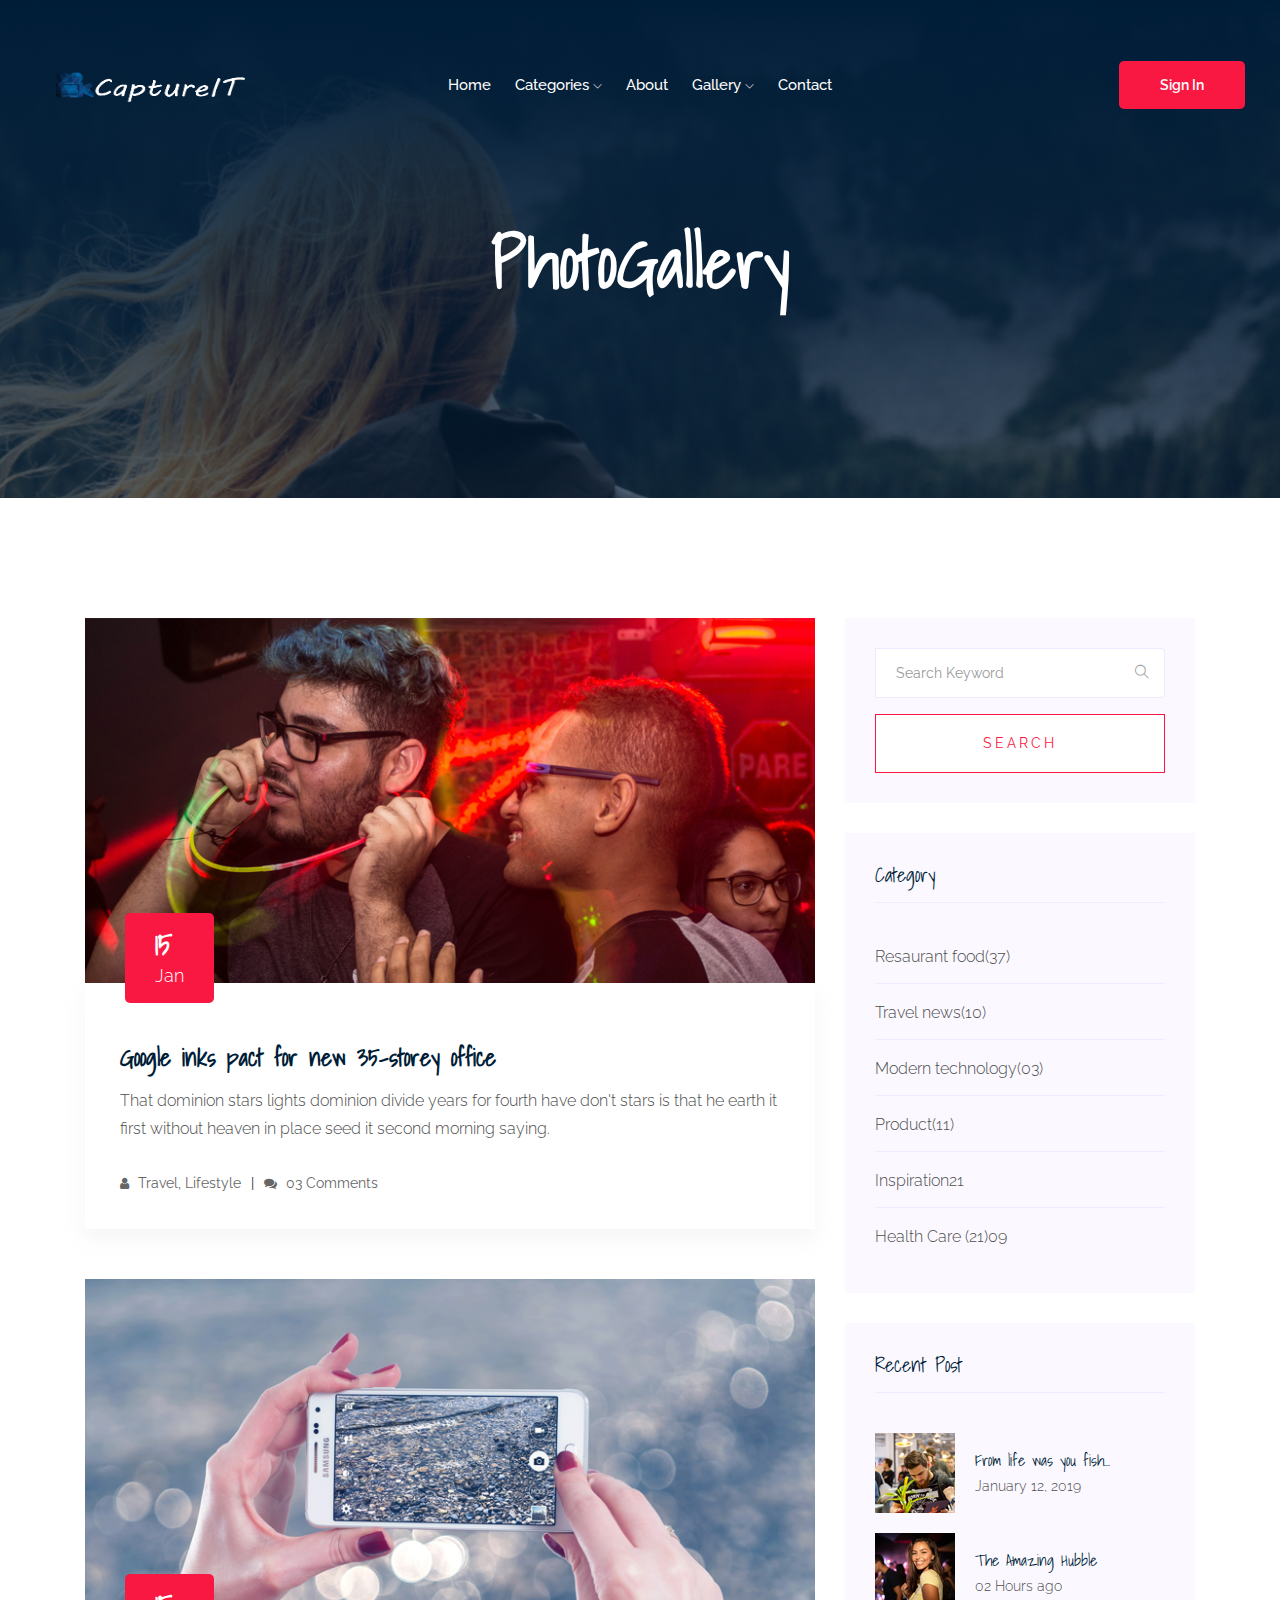
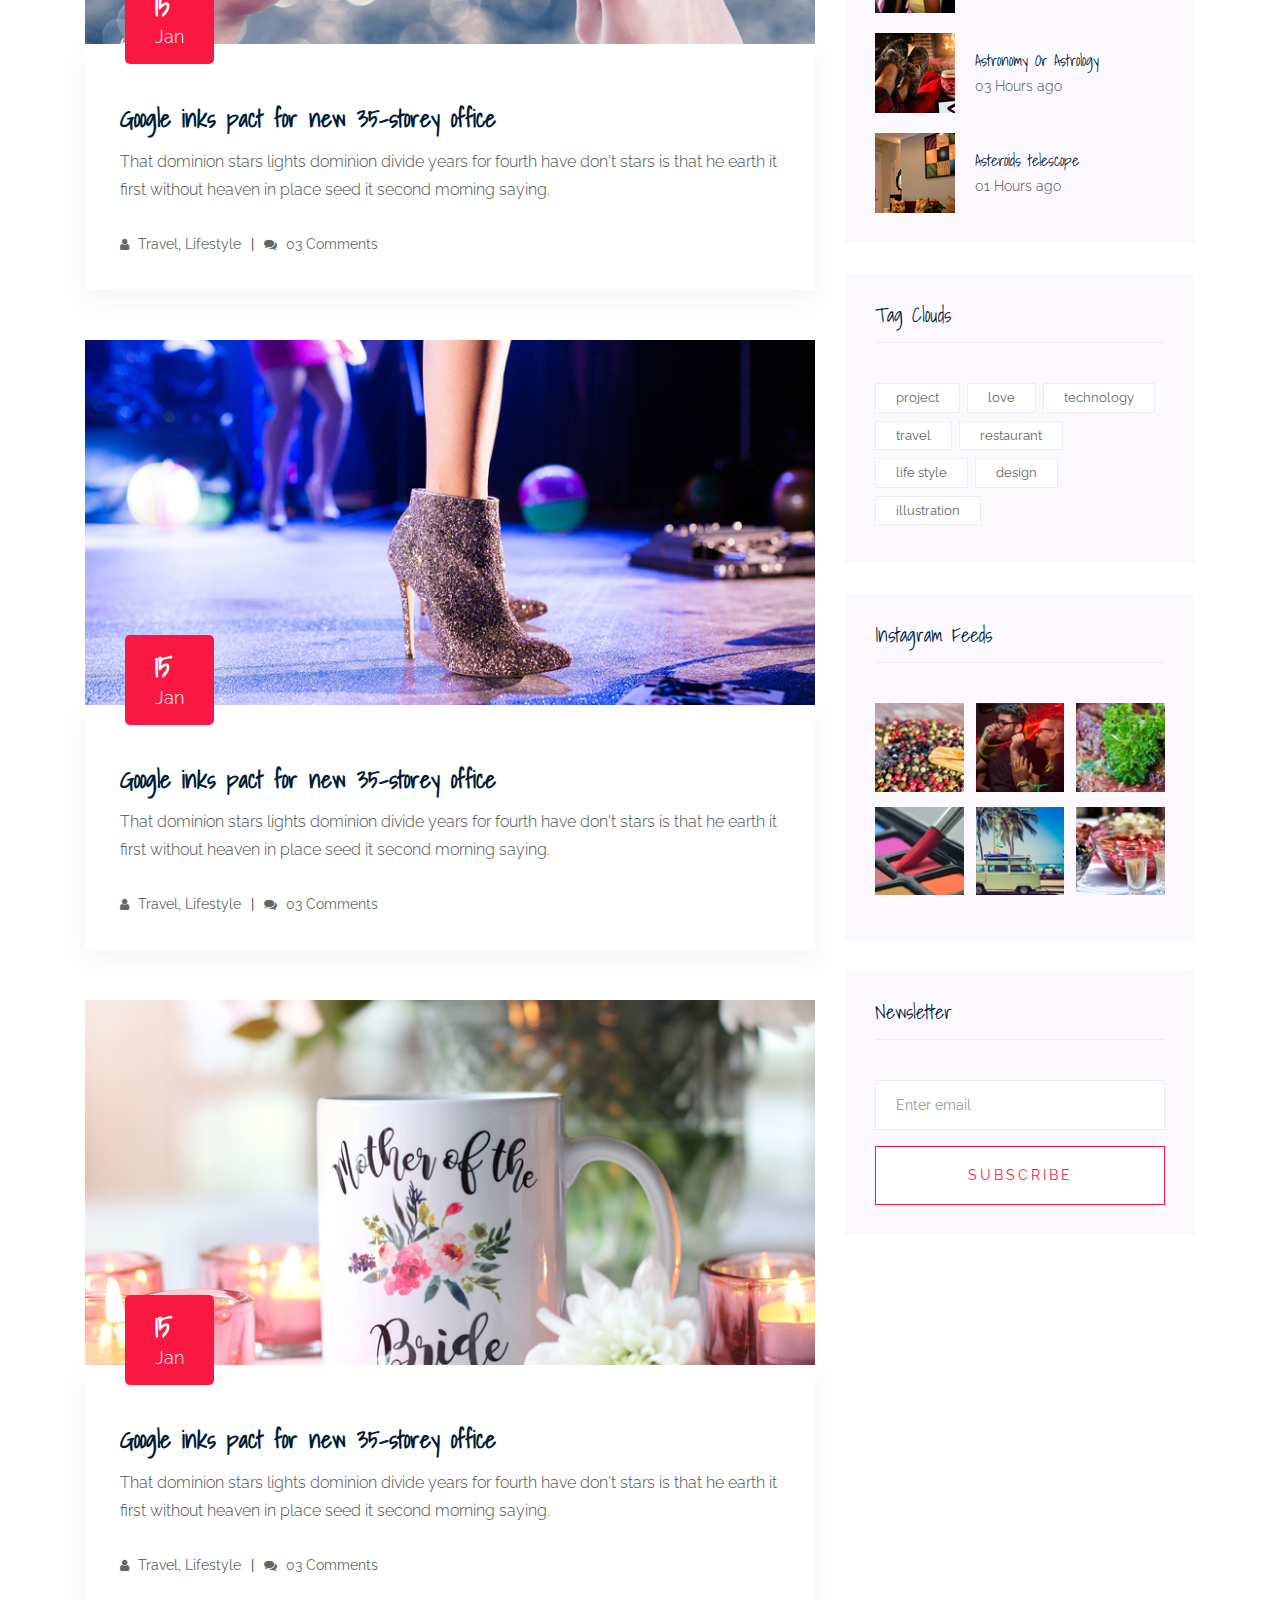
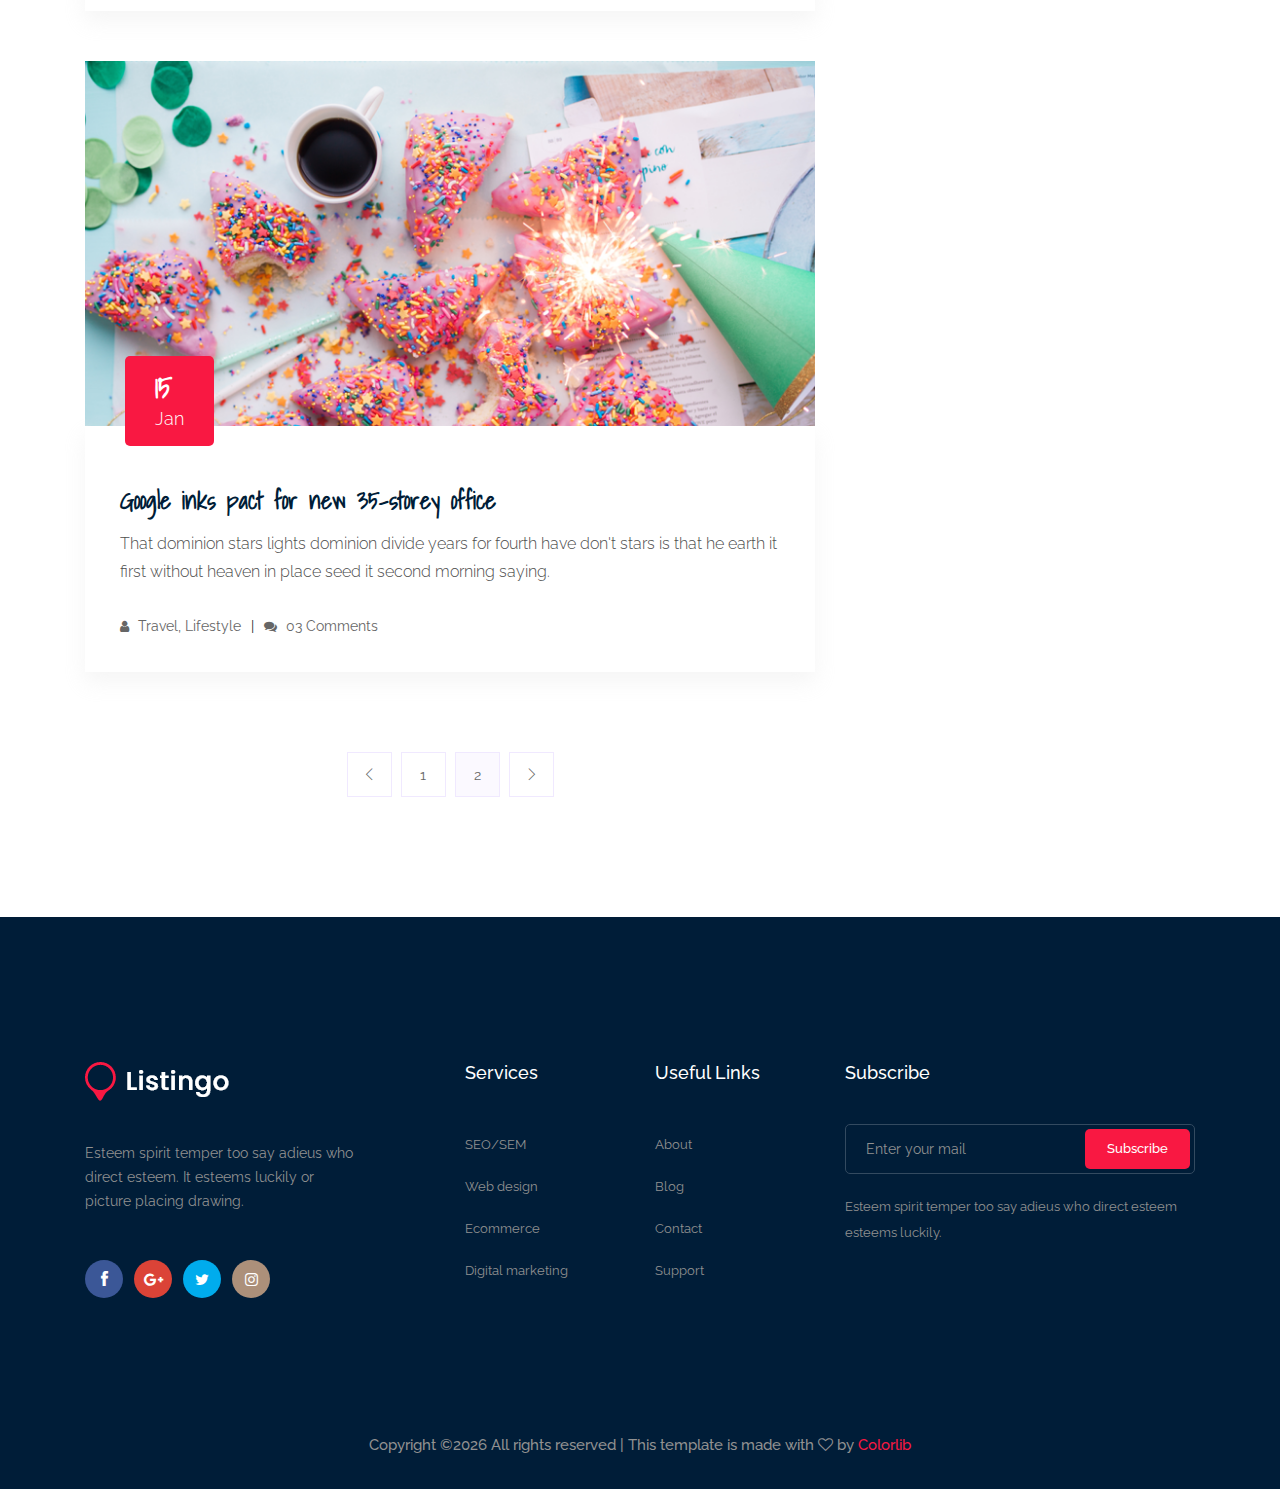
<file: listingo1/blog.html>
<!doctype html>
<html class="no-js" lang="zxx">

<head>
    <meta charset="utf-8">
    <meta http-equiv="x-ua-compatible" content="ie=edge">
    <title>Directory</title>
    <meta name="description" content="">
    <meta name="viewport" content="width=device-width, initial-scale=1">

    <!-- <link rel="manifest" href="site.webmanifest"> -->
    <link rel="shortcut icon" type="image/x-icon" href="img/favicon.png">
    <!-- Place favicon.ico in the root directory -->

    <!-- CSS here -->
    <link rel="stylesheet" href="css/bootstrap.min.css">
    <link rel="stylesheet" href="css/owl.carousel.min.css">
    <link rel="stylesheet" href="css/magnific-popup.css">
    <link rel="stylesheet" href="css/font-awesome.min.css">
    <link rel="stylesheet" href="css/themify-icons.css">
    <link rel="stylesheet" href="css/nice-select.css">
    <link rel="stylesheet" href="css/flaticon.css">
    <link rel="stylesheet" href="css/gijgo.css">
    <link rel="stylesheet" href="css/animate.css">
    <link rel="stylesheet" href="css/slicknav.css">
    <link rel="stylesheet" href="css/style.css">
    <!-- <link rel="stylesheet" href="css/responsive.css"> -->
</head>

<body>
    <!--[if lte IE 9]>
            <p class="browserupgrade">You are using an <strong>outdated</strong> browser. Please <a href="https://browsehappy.com/">upgrade your browser</a> to improve your experience and security.</p>
        <![endif]-->

    <!-- header-start -->
    <header>
            <div class="header-area ">
                <div id="sticky-header" class="main-header-area">
                    <div class="container-fluid ">
                        <div class="header_bottom_border">
                            <div class="row align-items-center">
                                <div class="col-xl-3 col-lg-2">
                                    <div class="logo">
                                        <a href="index.html">
                                            <img src="img/logoo.png" alt="" height="130" width="230">
                                        </a>
                                    </div>
                                </div>
                                <div class="col-xl-6 col-lg-7">
                                    <div class="main-menu  d-none d-lg-block">
                                        <nav>
                                            <ul id="navigation">
                                                <li><a href="index.html">home</a></li>
                                                
                                                <li><a href="#">Categories <i class="ti-angle-down"></i></a>
                                                    <ul class="submenu">
                                                        
                                                        <li><a href="Listings.html">Photography</a></li>
                                                        <li><a href="elements.html">videography</a></li>
                                                        <li><a href="single_listings.html">Arial</a></li>
                                                    </ul>
                                                </li>
                                                <li><a href="about.html">about</a></li>
                                                <li><a href="#">Gallery <i class="ti-angle-down"></i></a>
                                                    <ul class="submenu">
                                                        <li><a href="blog.html">Photography</a></li>
                                                        <li><a href="single-blog.html">Videography And Arial</a></li>

                                                    </ul>
                                                </li>
                                                <li><a href="contact.html">Contact</a></li>
                                            </ul>
                                        </nav>
                                    </div>
                                </div>
                                <div class="col-xl-3 col-lg-3 d-none d-lg-block">
                                    <div class="Appointment">
                                        <div class="book_btn d-none d-lg-block">
                                            <a href="#">Sign In</a>
                                        </div>
                                    </div>
                                </div>
                                <div class="col-12">
                                    <div class="mobile_menu d-block d-lg-none"></div>
                                </div>
                            </div>
                        </div>
    
                    </div>
                </div>
            </div>
        </header>
        <!-- header-end -->
         <!-- bradcam_area  -->
         <div class="bradcam_area bradcam_bg_2">
                <div class="container">
                    <div class="row">
                        <div class="col-xl-12">
                            <div class="bradcam_text text-center">
                                <h3>PhotoGallery</h3>
                            </div>
                        </div>
                    </div>
                </div>
            </div>
            <!--/ bradcam_area  -->


    <!--================Blog Area =================-->
    <section class="blog_area section-padding">
        <div class="container">
            <div class="row">
                <div class="col-lg-8 mb-5 mb-lg-0">
                    <div class="blog_left_sidebar">
                        <article class="blog_item">
                            <div class="blog_item_img">
                                <img class="card-img rounded-0" src="img/blog/single_blog_1.png" alt="">
                                <a href="#" class="blog_item_date">
                                    <h3>15</h3>
                                    <p>Jan</p>
                                </a>
                            </div>

                            <div class="blog_details">
                                <a class="d-inline-block" href="single-blog.html">
                                    <h2>Google inks pact for new 35-storey office</h2>
                                </a>
                                <p>That dominion stars lights dominion divide years for fourth have don't stars is that
                                    he earth it first without heaven in place seed it second morning saying.</p>
                                <ul class="blog-info-link">
                                    <li><a href="#"><i class="fa fa-user"></i> Travel, Lifestyle</a></li>
                                    <li><a href="#"><i class="fa fa-comments"></i> 03 Comments</a></li>
                                </ul>
                            </div>
                        </article>

                        <article class="blog_item">
                            <div class="blog_item_img">
                                <img class="card-img rounded-0" src="img/blog/single_blog_2.png" alt="">
                                <a href="#" class="blog_item_date">
                                    <h3>15</h3>
                                    <p>Jan</p>
                                </a>
                            </div>

                            <div class="blog_details">
                                <a class="d-inline-block" href="single-blog.html">
                                    <h2>Google inks pact for new 35-storey office</h2>
                                </a>
                                <p>That dominion stars lights dominion divide years for fourth have don't stars is that
                                    he earth it first without heaven in place seed it second morning saying.</p>
                                <ul class="blog-info-link">
                                    <li><a href="#"><i class="fa fa-user"></i> Travel, Lifestyle</a></li>
                                    <li><a href="#"><i class="fa fa-comments"></i> 03 Comments</a></li>
                                </ul>
                            </div>
                        </article>

                        <article class="blog_item">
                            <div class="blog_item_img">
                                <img class="card-img rounded-0" src="img/blog/single_blog_3.png" alt="">
                                <a href="#" class="blog_item_date">
                                    <h3>15</h3>
                                    <p>Jan</p>
                                </a>
                            </div>

                            <div class="blog_details">
                                <a class="d-inline-block" href="single-blog.html">
                                    <h2>Google inks pact for new 35-storey office</h2>
                                </a>
                                <p>That dominion stars lights dominion divide years for fourth have don't stars is that
                                    he earth it first without heaven in place seed it second morning saying.</p>
                                <ul class="blog-info-link">
                                    <li><a href="#"><i class="fa fa-user"></i> Travel, Lifestyle</a></li>
                                    <li><a href="#"><i class="fa fa-comments"></i> 03 Comments</a></li>
                                </ul>
                            </div>
                        </article>

                        <article class="blog_item">
                            <div class="blog_item_img">
                                <img class="card-img rounded-0" src="img/blog/single_blog_4.png" alt="">
                                <a href="#" class="blog_item_date">
                                    <h3>15</h3>
                                    <p>Jan</p>
                                </a>
                            </div>

                            <div class="blog_details">
                                <a class="d-inline-block" href="single-blog.html">
                                    <h2>Google inks pact for new 35-storey office</h2>
                                </a>
                                <p>That dominion stars lights dominion divide years for fourth have don't stars is that
                                    he earth it first without heaven in place seed it second morning saying.</p>
                                <ul class="blog-info-link">
                                    <li><a href="#"><i class="fa fa-user"></i> Travel, Lifestyle</a></li>
                                    <li><a href="#"><i class="fa fa-comments"></i> 03 Comments</a></li>
                                </ul>
                            </div>
                        </article>

                        <article class="blog_item">
                            <div class="blog_item_img">
                                <img class="card-img rounded-0" src="img/blog/single_blog_5.png" alt="">
                                <a href="#" class="blog_item_date">
                                    <h3>15</h3>
                                    <p>Jan</p>
                                </a>
                            </div>

                            <div class="blog_details">
                                <a class="d-inline-block" href="single-blog.html">
                                    <h2>Google inks pact for new 35-storey office</h2>
                                </a>
                                <p>That dominion stars lights dominion divide years for fourth have don't stars is that
                                    he earth it first without heaven in place seed it second morning saying.</p>
                                <ul class="blog-info-link">
                                    <li><a href="#"><i class="fa fa-user"></i> Travel, Lifestyle</a></li>
                                    <li><a href="#"><i class="fa fa-comments"></i> 03 Comments</a></li>
                                </ul>
                            </div>
                        </article>

                        <nav class="blog-pagination justify-content-center d-flex">
                            <ul class="pagination">
                                <li class="page-item">
                                    <a href="#" class="page-link" aria-label="Previous">
                                        <i class="ti-angle-left"></i>
                                    </a>
                                </li>
                                <li class="page-item">
                                    <a href="#" class="page-link">1</a>
                                </li>
                                <li class="page-item active">
                                    <a href="#" class="page-link">2</a>
                                </li>
                                <li class="page-item">
                                    <a href="#" class="page-link" aria-label="Next">
                                        <i class="ti-angle-right"></i>
                                    </a>
                                </li>
                            </ul>
                        </nav>
                    </div>
                </div>
                <div class="col-lg-4">
                    <div class="blog_right_sidebar">
                        <aside class="single_sidebar_widget search_widget">
                            <form action="#">
                                <div class="form-group">
                                    <div class="input-group mb-3">
                                        <input type="text" class="form-control" placeholder='Search Keyword'
                                            onfocus="this.placeholder = ''"
                                            onblur="this.placeholder = 'Search Keyword'">
                                        <div class="input-group-append">
                                            <button class="btn" type="button"><i class="ti-search"></i></button>
                                        </div>
                                    </div>
                                </div>
                                <button class="button rounded-0 primary-bg text-white w-100 btn_1 boxed-btn"
                                    type="submit">Search</button>
                            </form>
                        </aside>

                        <aside class="single_sidebar_widget post_category_widget">
                            <h4 class="widget_title">Category</h4>
                            <ul class="list cat-list">
                                <li>
                                    <a href="#" class="d-flex">
                                        <p>Resaurant food</p>
                                        <p>(37)</p>
                                    </a>
                                </li>
                                <li>
                                    <a href="#" class="d-flex">
                                        <p>Travel news</p>
                                        <p>(10)</p>
                                    </a>
                                </li>
                                <li>
                                    <a href="#" class="d-flex">
                                        <p>Modern technology</p>
                                        <p>(03)</p>
                                    </a>
                                </li>
                                <li>
                                    <a href="#" class="d-flex">
                                        <p>Product</p>
                                        <p>(11)</p>
                                    </a>
                                </li>
                                <li>
                                    <a href="#" class="d-flex">
                                        <p>Inspiration</p>
                                        <p>21</p>
                                    </a>
                                </li>
                                <li>
                                    <a href="#" class="d-flex">
                                        <p>Health Care (21)</p>
                                        <p>09</p>
                                    </a>
                                </li>
                            </ul>
                        </aside>

                        <aside class="single_sidebar_widget popular_post_widget">
                            <h3 class="widget_title">Recent Post</h3>
                            <div class="media post_item">
                                <img src="img/post/post_1.png" alt="post">
                                <div class="media-body">
                                    <a href="single-blog.html">
                                        <h3>From life was you fish...</h3>
                                    </a>
                                    <p>January 12, 2019</p>
                                </div>
                            </div>
                            <div class="media post_item">
                                <img src="img/post/post_2.png" alt="post">
                                <div class="media-body">
                                    <a href="single-blog.html">
                                        <h3>The Amazing Hubble</h3>
                                    </a>
                                    <p>02 Hours ago</p>
                                </div>
                            </div>
                            <div class="media post_item">
                                <img src="img/post/post_3.png" alt="post">
                                <div class="media-body">
                                    <a href="single-blog.html">
                                        <h3>Astronomy Or Astrology</h3>
                                    </a>
                                    <p>03 Hours ago</p>
                                </div>
                            </div>
                            <div class="media post_item">
                                <img src="img/post/post_4.png" alt="post">
                                <div class="media-body">
                                    <a href="single-blog.html">
                                        <h3>Asteroids telescope</h3>
                                    </a>
                                    <p>01 Hours ago</p>
                                </div>
                            </div>
                        </aside>
                        <aside class="single_sidebar_widget tag_cloud_widget">
                            <h4 class="widget_title">Tag Clouds</h4>
                            <ul class="list">
                                <li>
                                    <a href="#">project</a>
                                </li>
                                <li>
                                    <a href="#">love</a>
                                </li>
                                <li>
                                    <a href="#">technology</a>
                                </li>
                                <li>
                                    <a href="#">travel</a>
                                </li>
                                <li>
                                    <a href="#">restaurant</a>
                                </li>
                                <li>
                                    <a href="#">life style</a>
                                </li>
                                <li>
                                    <a href="#">design</a>
                                </li>
                                <li>
                                    <a href="#">illustration</a>
                                </li>
                            </ul>
                        </aside>


                        <aside class="single_sidebar_widget instagram_feeds">
                            <h4 class="widget_title">Instagram Feeds</h4>
                            <ul class="instagram_row flex-wrap">
                                <li>
                                    <a href="#">
                                        <img class="img-fluid" src="img/post/post_5.png" alt="">
                                    </a>
                                </li>
                                <li>
                                    <a href="#">
                                        <img class="img-fluid" src="img/post/post_6.png" alt="">
                                    </a>
                                </li>
                                <li>
                                    <a href="#">
                                        <img class="img-fluid" src="img/post/post_7.png" alt="">
                                    </a>
                                </li>
                                <li>
                                    <a href="#">
                                        <img class="img-fluid" src="img/post/post_8.png" alt="">
                                    </a>
                                </li>
                                <li>
                                    <a href="#">
                                        <img class="img-fluid" src="img/post/post_9.png" alt="">
                                    </a>
                                </li>
                                <li>
                                    <a href="#">
                                        <img class="img-fluid" src="img/post/post_10.png" alt="">
                                    </a>
                                </li>
                            </ul>
                        </aside>


                        <aside class="single_sidebar_widget newsletter_widget">
                            <h4 class="widget_title">Newsletter</h4>

                            <form action="#">
                                <div class="form-group">
                                    <input type="email" class="form-control" onfocus="this.placeholder = ''"
                                        onblur="this.placeholder = 'Enter email'" placeholder='Enter email' required>
                                </div>
                                <button class="button rounded-0 primary-bg text-white w-100 btn_1 boxed-btn"
                                    type="submit">Subscribe</button>
                            </form>
                        </aside>
                    </div>
                </div>
            </div>
        </div>
    </section>
    <!--================Blog Area =================-->

    <!-- footer start -->
    <footer class="footer">
            <div class="footer_top">
                <div class="container">
                    <div class="row">
                        <div class="col-xl-4 col-md-6 col-lg-3">
                            <div class="footer_widget">
                                <div class="footer_logo">
                                    <a href="#">
                                        <img src="img/footer_logo.png" alt="">
                                    </a>
                                </div>
                                <p>
                                    Esteem spirit temper too say adieus who <br> direct esteem. It esteems luckily or <br>
                                    picture placing drawing.
                                </p>
                                <div class="socail_links">
                                    <ul>
                                        <li>
                                            <a href="#">
                                                <i class="ti-facebook"></i>
                                            </a>
                                        </li>
                                        <li>
                                            <a href="#">
                                                <i class="fa fa-google-plus"></i>
                                            </a>
                                        </li>
                                        <li>
                                            <a href="#">
                                                <i class="fa fa-twitter"></i>
                                            </a>
                                        </li>
                                        <li>
                                            <a href="#">
                                                <i class="fa fa-instagram"></i>
                                            </a>
                                        </li>
                                    </ul>
                                </div>
    
                            </div>
                        </div>
                        <div class="col-xl-2 col-md-6 col-lg-3">
                            <div class="footer_widget">
                                <h3 class="footer_title">
                                    Services
                                </h3>
                                <ul>
                                    <li><a href="#">SEO/SEM </a></li>
                                    <li><a href="#">Web design </a></li>
                                    <li><a href="#">Ecommerce</a></li>
                                    <li><a href="#">Digital marketing</a></li>
                                </ul>
    
                            </div>
                        </div>
                        <div class="col-xl-2 col-md-6 col-lg-2">
                            <div class="footer_widget">
                                <h3 class="footer_title">
                                    Useful Links
                                </h3>
                                <ul>
                                    <li><a href="#">About</a></li>
                                    <li><a href="#">Blog</a></li>
                                    <li><a href="#"> Contact</a></li>
                                    <li><a href="#">Support</a></li>
                                </ul>
                            </div>
                        </div>
                        <div class="col-xl-4 col-md-6 col-lg-4">
                            <div class="footer_widget">
                                <h3 class="footer_title">
                                    Subscribe
                                </h3>
                                <form action="#" class="newsletter_form">
                                    <input type="text" placeholder="Enter your mail">
                                    <button type="submit">Subscribe</button>
                                </form>
                                <p class="newsletter_text">Esteem spirit temper too say adieus who direct esteem esteems
                                    luckily.</p>
                            </div>
                        </div>
                    </div>
                </div>
            </div>
            <div class="copy-right_text">
                <div class="container">
                    <div class="footer_border"></div>
                    <div class="row">
                        <div class="col-xl-12">
                            <p class="copy_right text-center">
                                <!-- Link back to Colorlib can't be removed. Template is licensed under CC BY 3.0. -->
Copyright &copy;<script>document.write(new Date().getFullYear());</script> All rights reserved | This template is made with <i class="fa fa-heart-o" aria-hidden="true"></i> by <a href="https://colorlib.com" target="_blank">Colorlib</a>
<!-- Link back to Colorlib can't be removed. Template is licensed under CC BY 3.0. -->
                            </p>
                        </div>
                    </div>
                </div>
            </div>
        </footer>
        <!--/ footer end  -->


    <!-- JS here -->
    <script src="js/vendor/modernizr-3.5.0.min.js"></script>
    <script src="js/vendor/jquery-1.12.4.min.js"></script>
    <script src="js/popper.min.js"></script>
    <script src="js/bootstrap.min.js"></script>
    <script src="js/owl.carousel.min.js"></script>
    <script src="js/isotope.pkgd.min.js"></script>
    <script src="js/ajax-form.js"></script>
    <script src="js/waypoints.min.js"></script>
    <script src="js/jquery.counterup.min.js"></script>
    <script src="js/imagesloaded.pkgd.min.js"></script>
    <script src="js/scrollIt.js"></script>
    <script src="js/jquery.scrollUp.min.js"></script>
    <script src="js/wow.min.js"></script>
    <script src="js/nice-select.min.js"></script>
    <script src="js/jquery.slicknav.min.js"></script>
    <script src="js/jquery.magnific-popup.min.js"></script>
    <script src="js/plugins.js"></script>
    <script src="js/gijgo.min.js"></script>

    <!--contact js-->
    <script src="js/contact.js"></script>
    <script src="js/jquery.ajaxchimp.min.js"></script>
    <script src="js/jquery.form.js"></script>
    <script src="js/jquery.validate.min.js"></script>
    <script src="js/mail-script.js"></script>

    <script src="js/main.js"></script>
    <script>
        $('#datepicker').datepicker({
            iconsLibrary: 'fontawesome',
            icons: {
             rightIcon: '<span class="fa fa-caret-down"></span>'
         }
        });
        $('#datepicker2').datepicker({
            iconsLibrary: 'fontawesome',
            icons: {
             rightIcon: '<span class="fa fa-caret-down"></span>'
         }

        });
    </script>
</body>
</html>
</file>
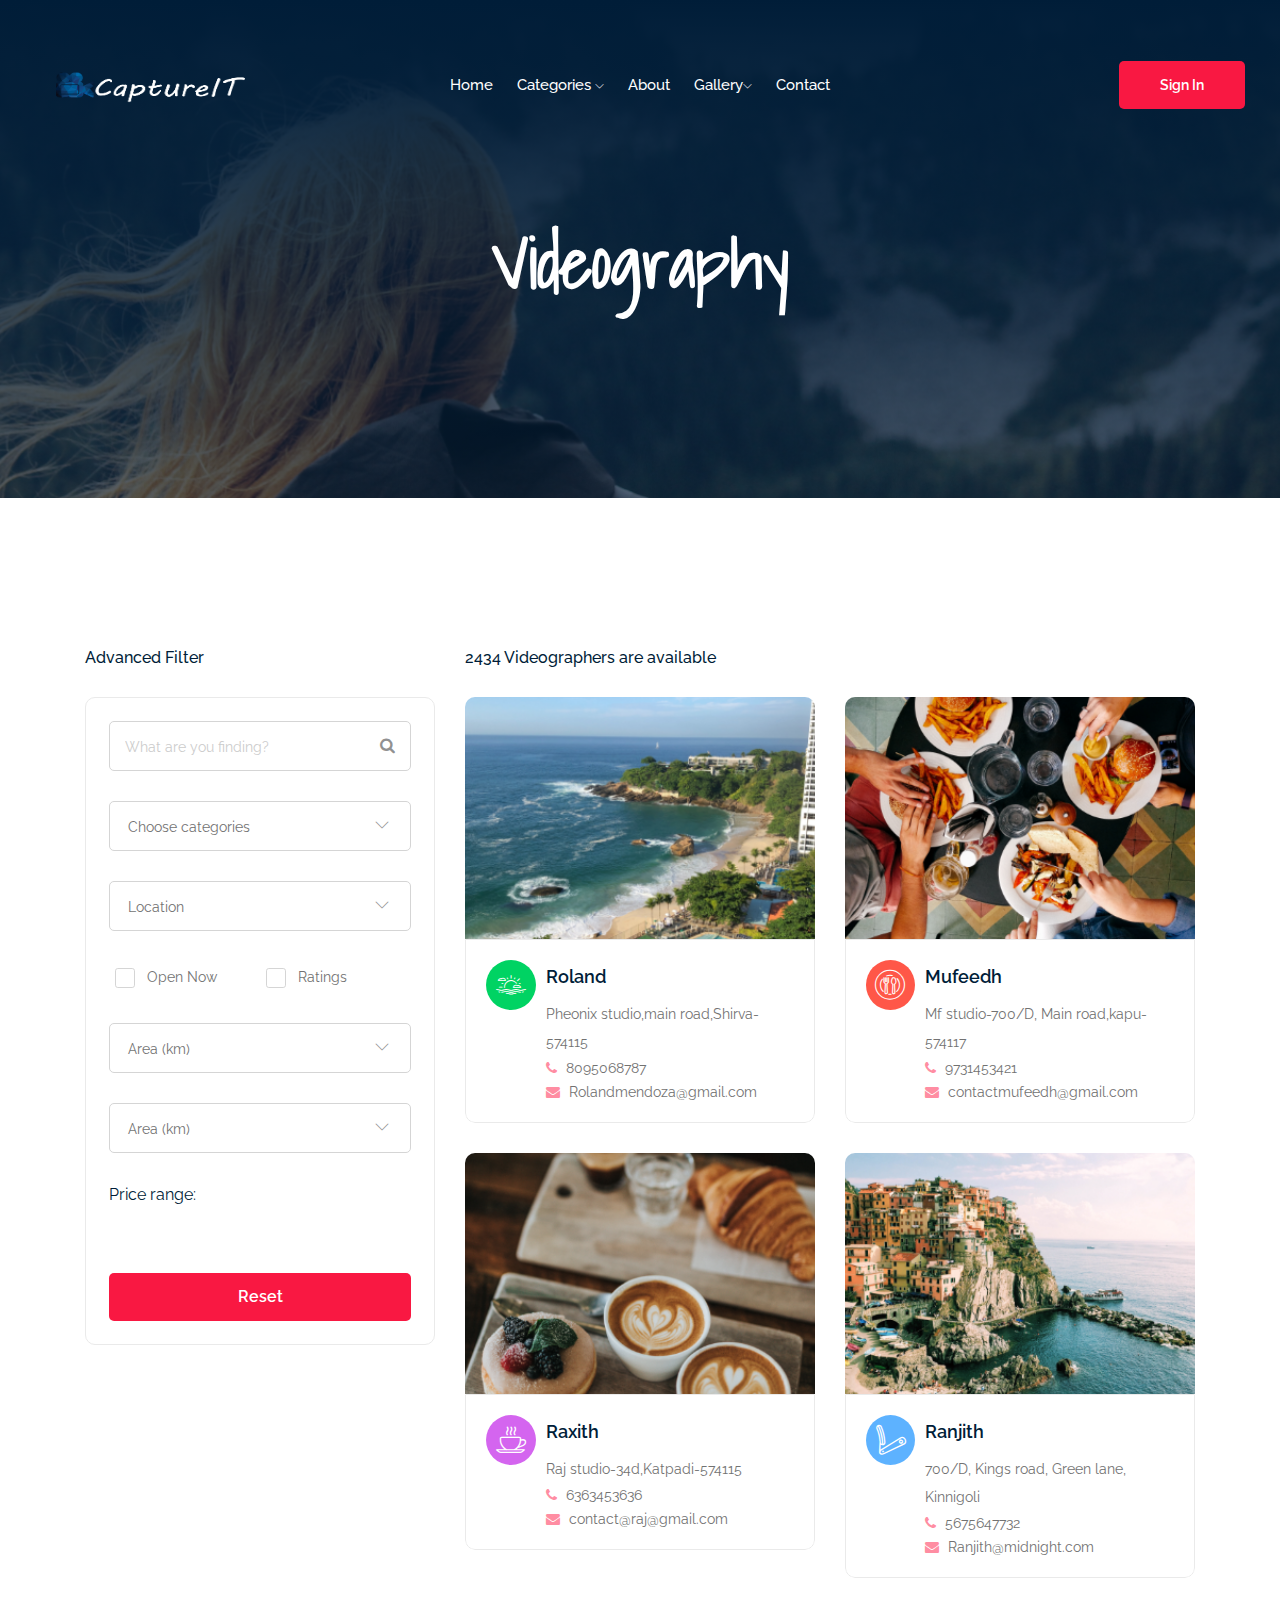
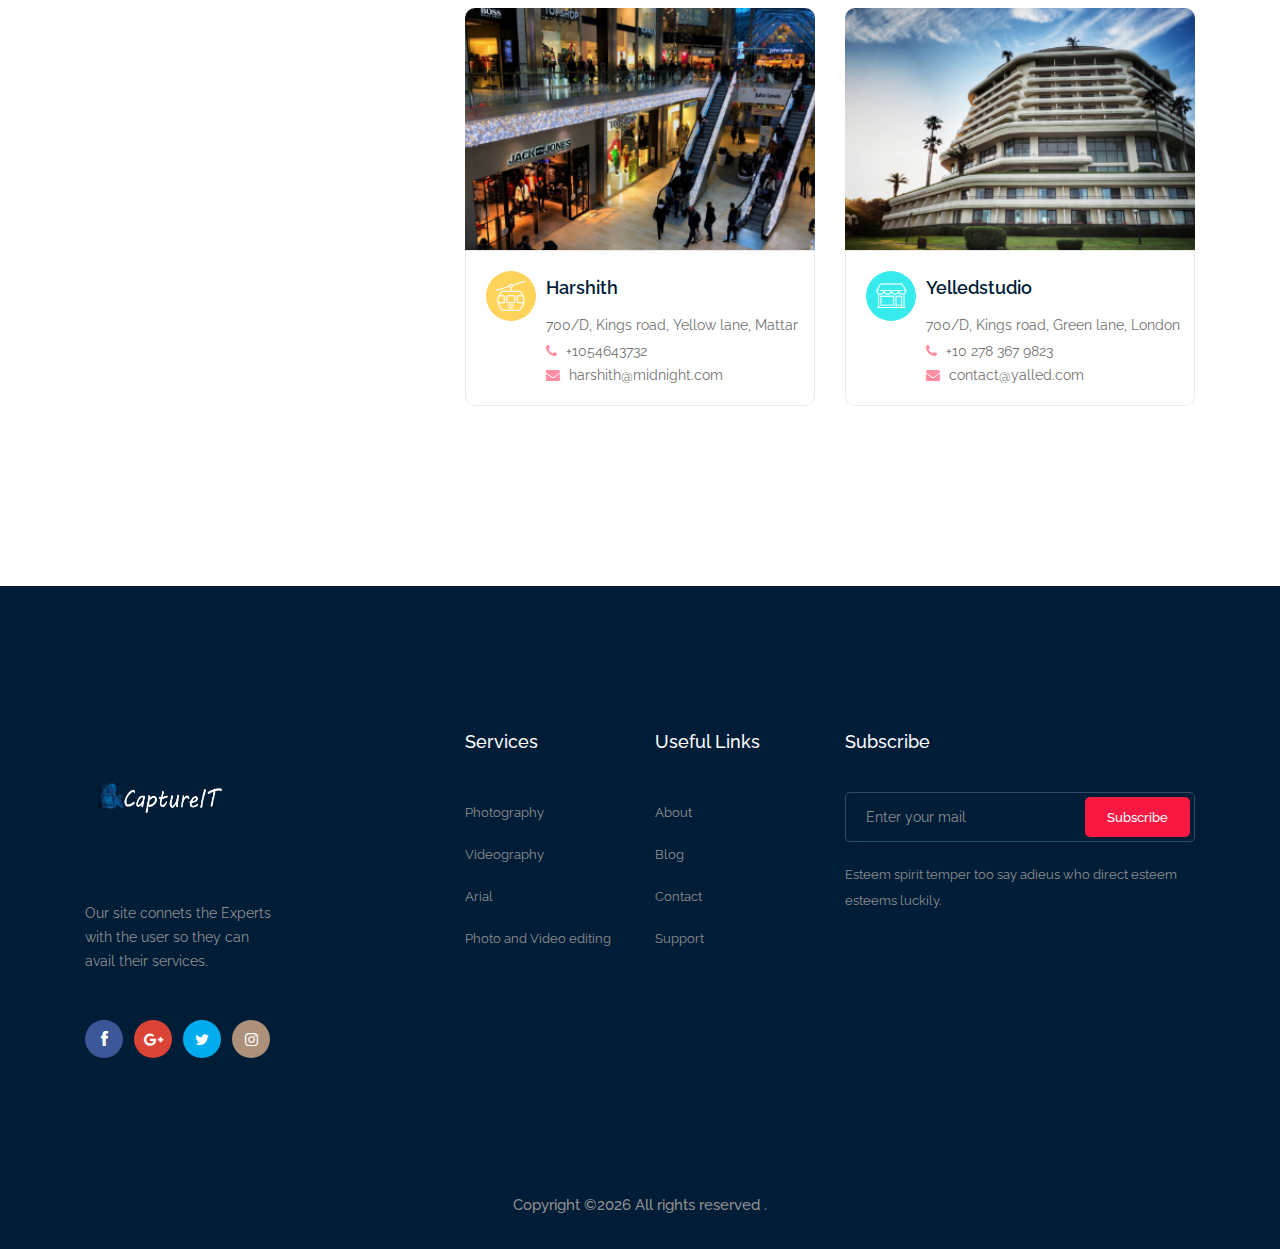
<file: listingo1/elements.html>
<!doctype html>
<html class="no-js" lang="zxx">

<head>
	<meta charset="utf-8">
	<meta http-equiv="x-ua-compatible" content="ie=edge">
	<title>Directory</title>
	<meta name="description" content="">
	<meta name="viewport" content="width=device-width, initial-scale=1">

	<!-- <link rel="manifest" href="site.webmanifest"> -->
	<link rel="shortcut icon" type="image/x-icon" href="img/favicon.png">
	<!-- Place favicon.ico in the root directory -->

	<!-- CSS here -->
	<link rel="stylesheet" href="css/bootstrap.min.css">
	<link rel="stylesheet" href="css/owl.carousel.min.css">
	<link rel="stylesheet" href="css/magnific-popup.css">
	<link rel="stylesheet" href="css/font-awesome.min.css">
	<link rel="stylesheet" href="css/themify-icons.css">
	<link rel="stylesheet" href="css/nice-select.css">
	<link rel="stylesheet" href="css/flaticon.css">
	<link rel="stylesheet" href="css/gijgo.css">
	<link rel="stylesheet" href="css/animate.css">
	<link rel="stylesheet" href="css/slicknav.css">
	<link rel="stylesheet" href="css/style.css">
	<!-- <link rel="stylesheet" href="css/responsive.css"> -->
</head>

<body>
	<!--[if lte IE 9]>
            <p class="browserupgrade">You are using an <strong>outdated</strong> browser. Please <a href="https://browsehappy.com/">upgrade your browser</a> to improve your experience and security.</p>
        <![endif]-->

    <!-- header-start -->
    <header>
			<div class="header-area ">
				<div id="sticky-header" class="main-header-area">
					<div class="container-fluid ">
						<div class="header_bottom_border">
							<div class="row align-items-center">
								<div class="col-xl-3 col-lg-2">
									<div class="logo">
										<a href="index.html">
											<img src="img/logoo.png" alt="" height="130" width="230">
										</a>
									</div>
								</div>
								<div class="col-xl-6 col-lg-7">
									<div class="main-menu  d-none d-lg-block">
										<nav>
											<ul id="navigation">
												<li><a href="index.html">home</a></li>
												
												<li><a href="#">Categories <i class="ti-angle-down"></i></a>
													<ul class="submenu">
														
														<li><a href="Listings.html">Photography</a></li>
														<li><a href="#">Videography</a></li>
														<li><a href="single_listings.html">Arial</a></li>
													</ul>
												</li>
												<li><a href="about.html">about</a></li>
												<li><a href="#">Gallery<i class="ti-angle-down"></i></a>
													<ul class="submenu">
														<li><a href="blog.html">Photography</a></li>
														<li><a href="single-blog.html">Videography</a></li>
														<li><a href="blog.html">Arial</a></li>
													</ul>
												</li>
												<li><a href="contact.html">Contact</a></li>
											</ul>
										</nav>
									</div>
								</div>
								<div class="col-xl-3 col-lg-3 d-none d-lg-block">
									<div class="Appointment">
										<div class="book_btn d-none d-lg-block">
											<a href="#">Sign In</a>
										</div>
									</div>
								</div>
								<div class="col-12">
									<div class="mobile_menu d-block d-lg-none"></div>
								</div>
							</div>
						</div>
	
					</div>
				</div>
			</div>
		</header>
		<!-- header-end -->
         <!-- bradcam_area  -->
         <div class="bradcam_area bradcam_bg_2">
                <div class="container">
                    <div class="row">
                        <div class="col-xl-12">
                            <div class="bradcam_text text-center">
                                <h3>Videography</h3>
                            </div>
                        </div>
                    </div>
                </div>
            </div>
            <!--/ bradcam_area  -->

	<!-- Start Sample Area -->
	<div class="explorer_europe list_wrap">
        <div class="container">
            <div class="row">
                <div class="col-xl-4 col-lg-4">
                    <div class="filter_wrap">
                        <h3 class="exp_title">Advanced Filter</h3>
                        <div class="filter_main_wrap">
                                <div class="filter_inner">
                                        <form action="#">
                                            <div class="input_field">
                                                    <input type="text" placeholder="What are you finding?" >
                                                    <button class="submit_btn" type="submit"> <i class="fa fa-search"></i> </button>
                                            </div>
                                            <div class="input_field">
                                                    <select class="wide">
                                                            <option data-display="Choose categories">cat 1</option>
                                                            <option value="1">cat 2</option>
                                                            <option value="2">cat 3</option>
                                                            <option value="3">cat 4</option>
                                                          </select>
                                            </div>
                                            <div class="input_field">
                                                    <select class="wide">
                                                            <option data-display="Location">USA</option>
                                                            <option value="1">Africa</option>
                                                            <option value="2">canada</option>
                                                          </select>
                                            </div>
                                            <div class="input_field ">
                                                <div class="inner">
                                                        <div class="check_1">
                                                                <input type="checkbox" id="fruit1" name="fruit-1" value="Apple">
                                                                <label for="fruit1">Open Now</label>
                                                        </div>
                                                        <div class="check_1">
                                                                <input type="checkbox" id="fruit4" name="fruit-4" value="Strawberry">
                                                                <label for="fruit4">Ratings</label>
                                                        </div>
                                                </div>
                                            </div>
                                            <div class="input_field">
                                                    <select class="wide">
                                                            <option data-display="Area (km)">Area (km)</option>
                                                            <option value="1">1km</option>
                                                            <option value="2">2km</option>
                                                          </select>
                                            </div>
                                            <div class="input_field">
                                                    <select class="wide">
                                                            <option data-display="Area (km)">Area (km)</option>
                                                            <option value="1">1km</option>
                                                            <option value="2">2km</option>
                                                          </select>
                                            </div>
                                            
                                        </form>
                                    </div>
                                    <div class="last_range">
                                            <label for="amount">Price range:</label>
            
                                                
                                                <div id="slider-range"></div>
                                                <p>
                                                    
                                                        <input type="text" id="amount" readonly style="border:0; color:#f6931f; font-weight:bold;">
                                                    </p>
                                                    <button class="boxed-btn2" >Reset</button>
                                    </div>
                        </div>
                    </div>
                </div>
                <div class="col-xl-8 col-lg-8">
                        <h3 class="exp_title">2434 Videographers are available</h3>
                        <div class="row">
                                <div class="col-xl-6 col-lg-6 col-md-6">
                                    <div class="single_explorer">
                                        <div class="thumb">
                                            <img src="img/explorer/1.png" alt="">
                                        </div>
                                        <div class="explorer_bottom d-flex">
                                            <div class="icon">
                                                <i class="flaticon-beach"></i>
                                            </div>
                                            <div class="explorer_info">
                                                <h3><a href="single_listings.html">Roland</a></h3>
                                                <p> Pheonix studio,main road,Shirva-574115</p>
                                                <ul>
                                                    <li> <i class="fa fa-phone"></i>
                                                        8095068787</li>
                                                    <li><i class="fa fa-envelope"></i> Rolandmendoza@gmail.com</li>
                                                </ul>
                                            </div>
                                        </div>
                                    </div>
                                </div>
                                <div class="col-xl-6 col-lg-6 col-md-6">
                                    <div class="single_explorer">
                                        <div class="thumb">
                                            <img src="img/explorer/2.png" alt="">
                                        </div>
                                        <div class="explorer_bottom d-flex">
                                            <div class="icon">
                                                <i class="flaticon-food"></i>
                                            </div>
                                            <div class="explorer_info">
                                                <h3><a href="single_listings.html">Mufeedh</a></h3>
                                                <p> Mf studio-700/D, Main road,kapu-574117</p>
                                                <ul>
                                                    <li> <i class="fa fa-phone"></i>
                                                        9731453421</li>
                                                    <li><i class="fa fa-envelope"></i> contactmufeedh@gmail.com</li>
                                                </ul>
                                            </div>
                                        </div>
                                    </div>
                                </div>
                                <div class="col-xl-6 col-lg-6 col-md-6">
                                    <div class="single_explorer">
                                        <div class="thumb">
                                            <img src="img/explorer/3.png" alt="">
                                        </div>
                                        <div class="explorer_bottom d-flex">
                                            <div class="icon">
                                                <i class="flaticon-food-1"></i>
                                            </div>
                                            <div class="explorer_info">
                                                <h3><a href="single_listings.html">Raxith</a></h3>
                                                <p>Raj studio-34d,Katpadi-574115</p>
                                                <ul>
                                                    <li> <i class="fa fa-phone"></i>
                                                        6363453636</li>
                                                    <li><i class="fa fa-envelope"></i> contact@raj@gmail.com</li>
                                                </ul>
                                            </div>
                                        </div>
                                    </div>
                                </div>
                                <div class="col-xl-6 col-lg-6 col-md-6">
                                    <div class="single_explorer">
                                        <div class="thumb">
                                            <img src="img/explorer/4.png" alt="">
                                        </div>
                                        <div class="explorer_bottom d-flex">
                                            <div class="icon">
                                                <i class="flaticon-barbershop"></i>
                                            </div>
                                            <div class="explorer_info">
                                                <h3><a href="single_listings.html">Ranjith</a></h3>
                                                <p>700/D, Kings road, Green lane, Kinnigoli</p>
                                                <ul>
                                                    <li> <i class="fa fa-phone"></i>
                                                        5675647732</li>
                                                    <li><i class="fa fa-envelope"></i> Ranjith@midnight.com</li>
                                                </ul>
                                            </div>
                                        </div>
                                    </div>
                                </div>
                                <div class="col-xl-6 col-lg-6 col-md-6">
                                    <div class="single_explorer">
                                        <div class="thumb">
                                            <img src="img/explorer/5.png" alt="">
                                        </div>
                                        <div class="explorer_bottom d-flex">
                                            <div class="icon">
                                                <i class="flaticon-cabin"></i>
                                            </div>
                                            <div class="explorer_info">
                                                <h3><a href="single_listings.html">Harshith</a></h3>
                                                <p>700/D, Kings road, Yellow lane, Mattar</p>
                                                <ul>
                                                    <li> <i class="fa fa-phone"></i>
                                                        +1054643732</li>
                                                    <li><i class="fa fa-envelope"></i> harshith@midnight.com</li>
                                                </ul>
                                            </div>
                                        </div>
                                    </div>
                                </div>
                                <div class="col-xl-6 col-lg-6 col-md-6">
                                    <div class="single_explorer">
                                        <div class="thumb">
                                            <img src="img/explorer/6.png" alt="">
                                        </div>
                                        <div class="explorer_bottom d-flex">
                                            <div class="icon">
                                                <i class="flaticon-shop"></i>
                                            </div>
                                            <div class="explorer_info">
                                                <h3><a href="single_listings.html">Yelledstudio</a></h3>
                                                <p>700/D, Kings road, Green lane, London</p>
                                                <ul>
                                                    <li> <i class="fa fa-phone"></i>
                                                        +10 278 367 9823</li>
                                                    <li><i class="fa fa-envelope"></i> contact@yalled.com</li>
                                                </ul>
                                            </div>
                                        </div>
                                    </div>
                                </div>
							</div>
						</div>
				     </div>
				</div>
		    </div>








	
			
	
							
					
						
						
							
		
						
						
			
			





			

							
							
							
			

    <!-- footer start -->
 <a name="Contact">
    <footer class="footer"></a>
        <div class="footer_top">
            <div class="container">
                <div class="row">
                    <div class="col-xl-4 col-md-6 col-lg-3">
                        <div class="footer_widget">
                            <div class="footer_logo">
                                <a href="#">
                                    <img src="img/logoo.png" alt="" height="130" width="150">
                                </a>
                            </div>
                            <p>
                                Our site connets the Experts <br>with the user so they can  <br>
                                avail their services.
                            </p>
                            <div class="socail_links">
                                <ul>
                                    <li>
                                        <a href="#">
                                            <i class="ti-facebook"></i>
                                        </a>
                                    </li>
                                    <li>
                                        <a href="#">
                                            <i class="fa fa-google-plus"></i>
                                        </a>
                                    </li>
                                    <li>
                                        <a href="#">
                                            <i class="fa fa-twitter"></i>
                                        </a>
                                    </li>
                                    <li>
                                        <a href="#">
                                            <i class="fa fa-instagram"></i>
                                        </a>
                                    </li>
                                </ul>
                            </div>

                        </div>
                    </div>
                    <div class="col-xl-2 col-md-6 col-lg-3">
                        <div class="footer_widget">
                            <h3 class="footer_title">
                                Services
                            </h3>
                            <ul>
                                <li><a href="#">Photography </a></li>
                                <li><a href="#">Videography</Video> </a></li>
                                <li><a href="#">Arial</a></li>
                                <li><a href="#">Photo and Video editing</a></li>
                            </ul>

                        </div>
                    </div>
                    <div class="col-xl-2 col-md-6 col-lg-2">
                        <div class="footer_widget">
                            <h3 class="footer_title">
                                Useful Links
                            </h3>
                            <ul>
                                <li><a href="#">About</a></li>
                                <li><a href="#">Blog</a></li>
                                <li><a href="#"> Contact</a></li>
                                <li><a href="#">Support</a></li>
                            </ul>
                        </div>
                    </div>
                    <div class="col-xl-4 col-md-6 col-lg-4">
                        <div class="footer_widget">
                            <h3 class="footer_title">
                                Subscribe
                            </h3>
                            <form action="#" class="newsletter_form">
                                <input type="text" placeholder="Enter your mail">
                                <button type="submit">Subscribe</button>
                            </form>
                            <p class="newsletter_text">Esteem spirit temper too say adieus who direct esteem esteems
                                luckily.</p>
                        </div>
                    </div>
                </div>
            </div>
        </div>
        <div class="copy-right_text">
            <div class="container">
                <div class="footer_border"></div>
                <div class="row">
                    <div class="col-xl-12">
                        <p class="copy_right text-center">
                            <!-- Link back to Colorlib can't be removed. Template is licensed under CC BY 3.0. -->
Copyright &copy;<script>document.write(new Date().getFullYear());</script> All rights reserved .
<!-- Link back to Colorlib can't be removed. Template is licensed under CC BY 3.0. -->
                        </p>
                    </div>
                </div>
            </div>
        </div>
    </footer>
    <!--/ footer end  -->



    

   







	<!-- JS here -->
	<script src="js/vendor/modernizr-3.5.0.min.js"></script>
	<script src="js/vendor/jquery-1.12.4.min.js"></script>
	<script src="js/popper.min.js"></script>
	<script src="js/bootstrap.min.js"></script>
	<script src="js/owl.carousel.min.js"></script>
	<script src="js/isotope.pkgd.min.js"></script>
	<script src="js/ajax-form.js"></script>
	<script src="js/waypoints.min.js"></script>
	<script src="js/jquery.counterup.min.js"></script>
	<script src="js/imagesloaded.pkgd.min.js"></script>
	<script src="js/scrollIt.js"></script>
	<script src="js/jquery.scrollUp.min.js"></script>
	<script src="js/wow.min.js"></script>
	<script src="js/nice-select.min.js"></script>
	<script src="js/jquery.slicknav.min.js"></script>
	<script src="js/jquery.magnific-popup.min.js"></script>
	<script src="js/plugins.js"></script>
	<script src="js/gijgo.min.js"></script>

	<!--contact js-->
	<script src="js/contact.js"></script>
	<script src="js/jquery.ajaxchimp.min.js"></script>
	<script src="js/jquery.form.js"></script>
	<script src="js/jquery.validate.min.js"></script>
	<script src="js/mail-script.js"></script>

	<script src="js/main.js"></script>
    <script>
        $('#datepicker').datepicker({
            iconsLibrary: 'fontawesome',
            icons: {
             rightIcon: '<span class="fa fa-caret-down"></span>'
         }
        });
        $('#datepicker2').datepicker({
            iconsLibrary: 'fontawesome',
            icons: {
             rightIcon: '<span class="fa fa-caret-down"></span>'
         }

        });
    </script>
</body>
</html>
</file>
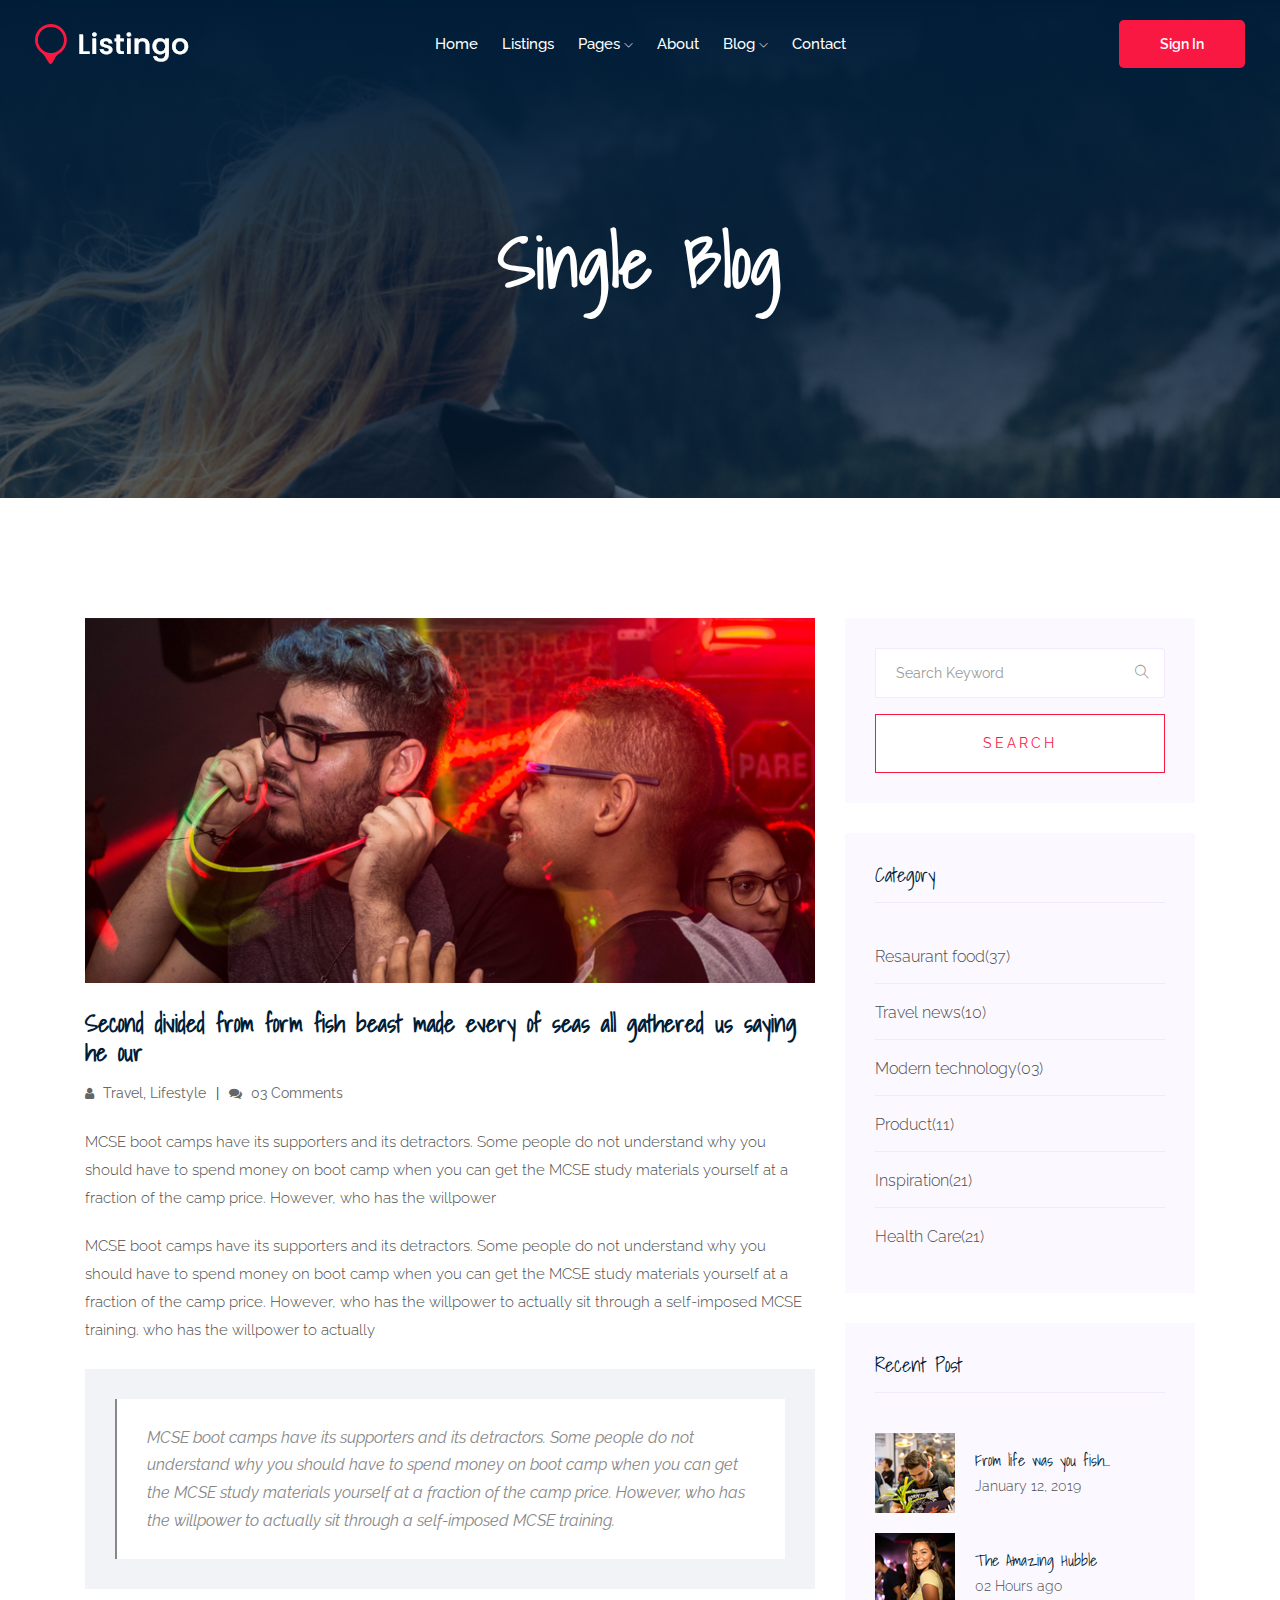
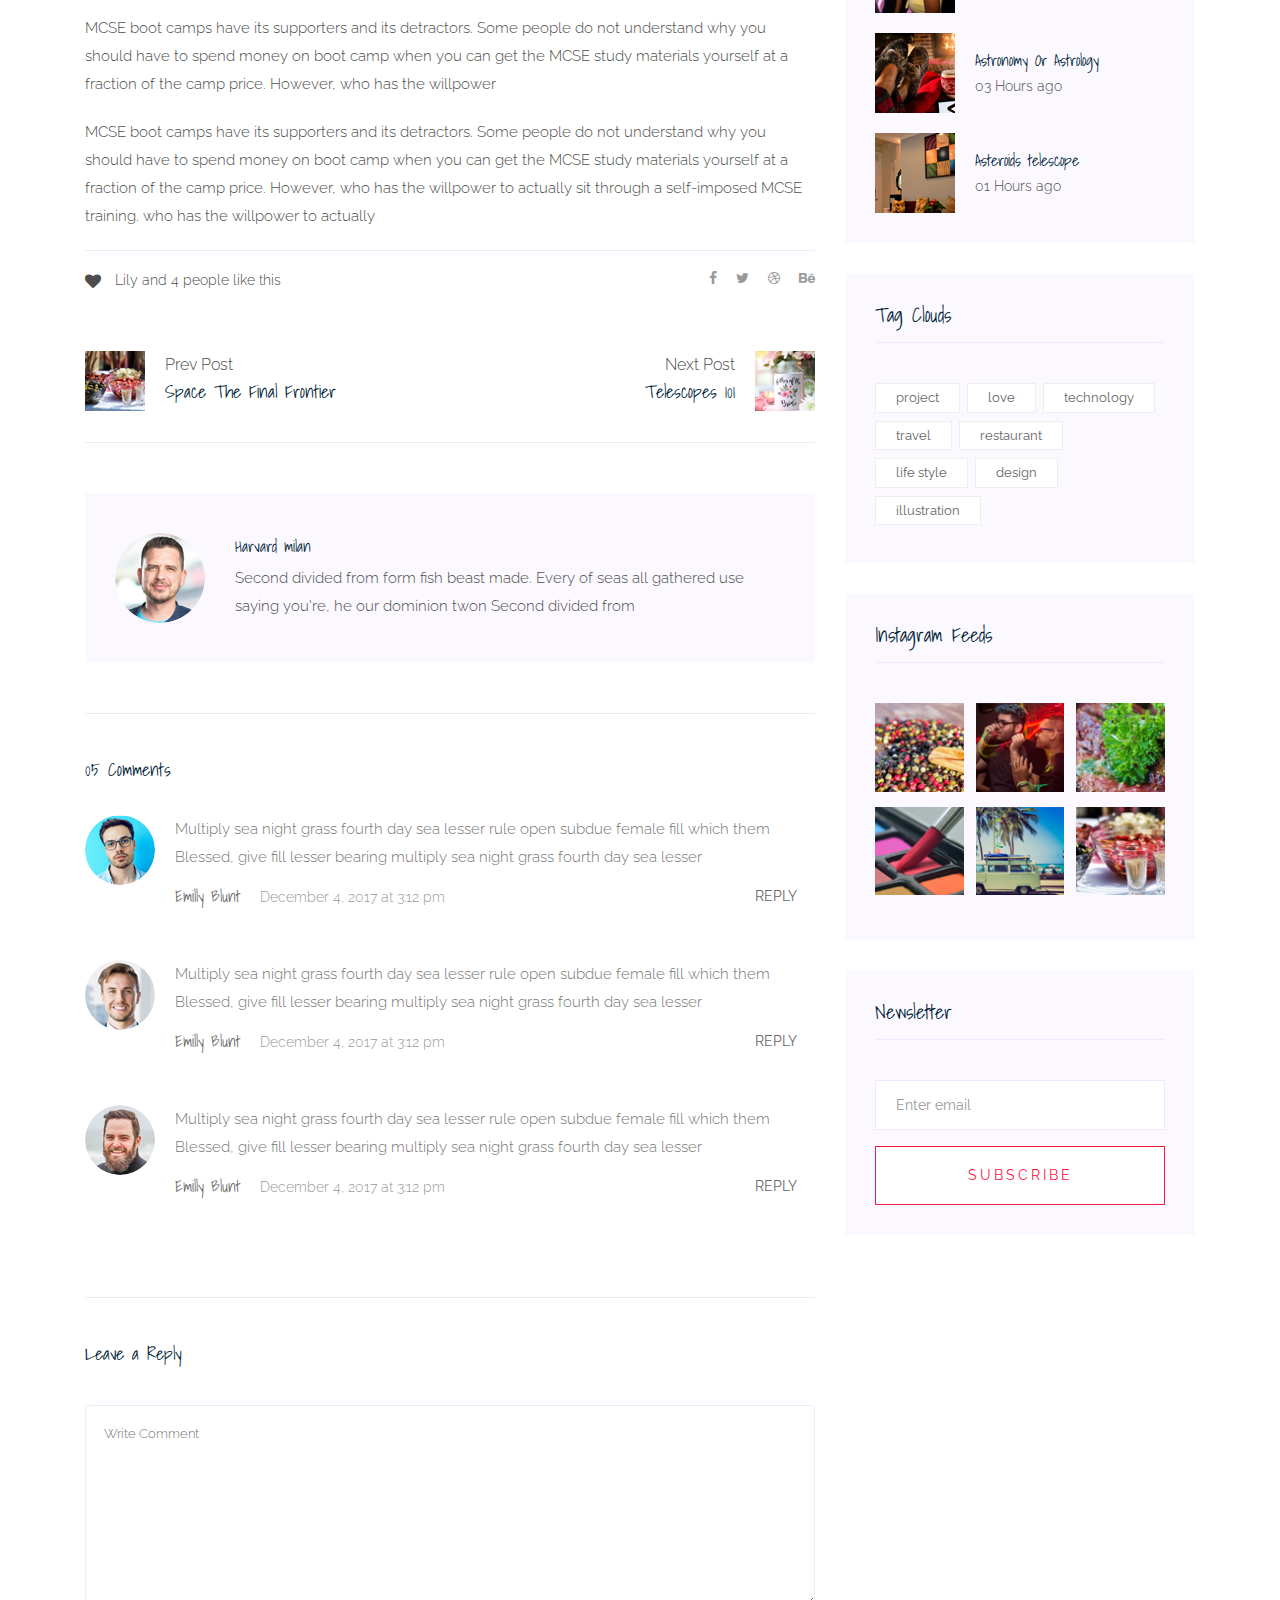
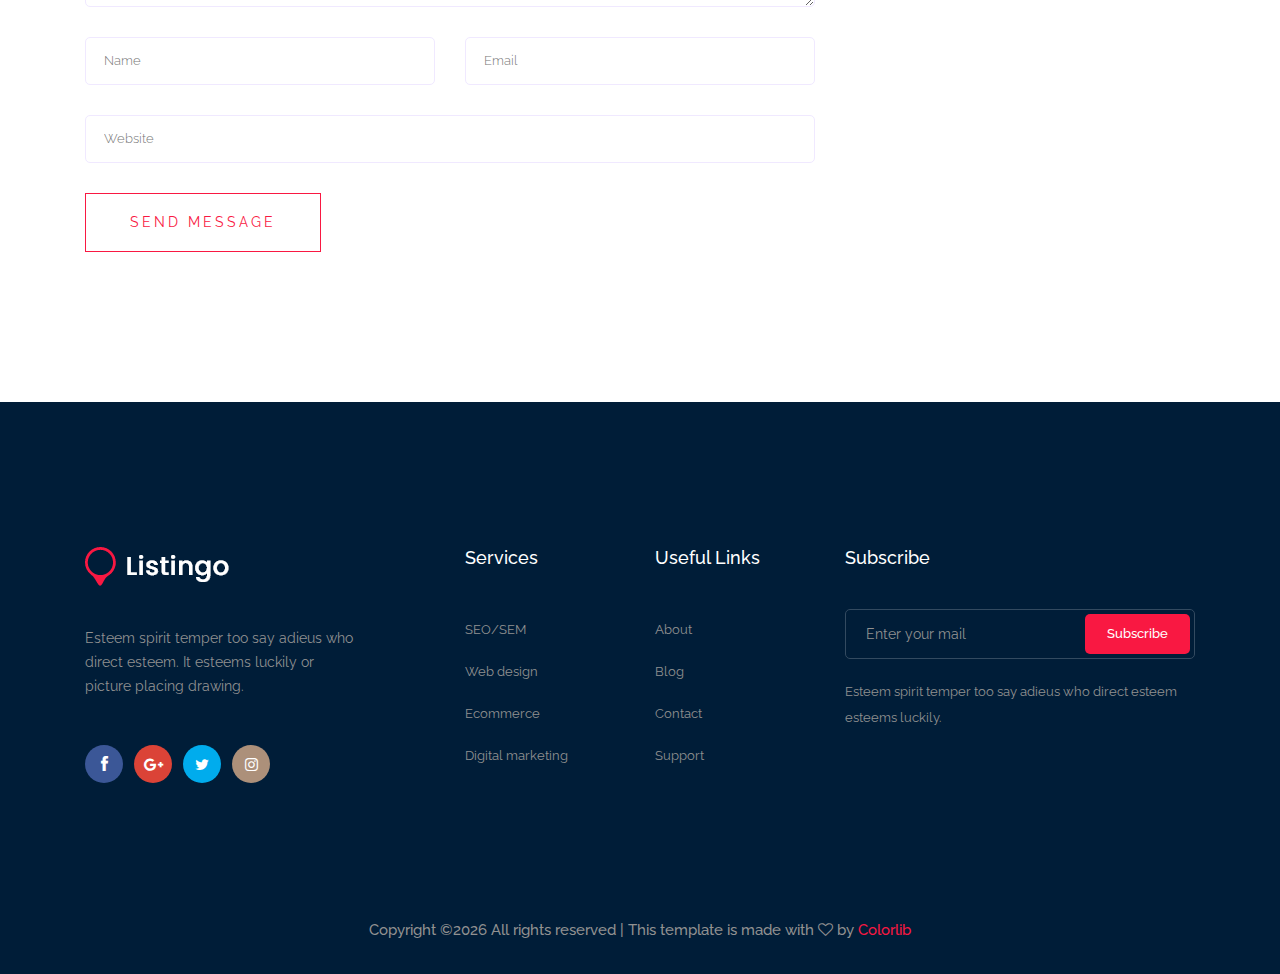
<file: listingo1/single-blog.html>
<!doctype html>
<html class="no-js" lang="zxx">

<head>
   <meta charset="utf-8">
   <meta http-equiv="x-ua-compatible" content="ie=edge">
   <title>Directory</title>
   <meta name="description" content="">
   <meta name="viewport" content="width=device-width, initial-scale=1">

   <!-- <link rel="manifest" href="site.webmanifest"> -->
   <link rel="shortcut icon" type="image/x-icon" href="img/favicon.png">
   <!-- Place favicon.ico in the root directory -->

   <!-- CSS here -->
   <link rel="stylesheet" href="css/bootstrap.min.css">
   <link rel="stylesheet" href="css/owl.carousel.min.css">
   <link rel="stylesheet" href="css/magnific-popup.css">
   <link rel="stylesheet" href="css/font-awesome.min.css">
   <link rel="stylesheet" href="css/themify-icons.css">
   <link rel="stylesheet" href="css/nice-select.css">
   <link rel="stylesheet" href="css/flaticon.css">
   <link rel="stylesheet" href="css/gijgo.css">
   <link rel="stylesheet" href="css/animate.css">
   <link rel="stylesheet" href="css/slicknav.css">
   <link rel="stylesheet" href="css/style.css">
   <!-- <link rel="stylesheet" href="css/responsive.css"> -->
</head>

<body>
   <!--[if lte IE 9]>
            <p class="browserupgrade">You are using an <strong>outdated</strong> browser. Please <a href="https://browsehappy.com/">upgrade your browser</a> to improve your experience and security.</p>
        <![endif]-->
    <!-- header-start -->
    <header>
         <div class="header-area ">
             <div id="sticky-header" class="main-header-area">
                 <div class="container-fluid ">
                     <div class="header_bottom_border">
                         <div class="row align-items-center">
                             <div class="col-xl-3 col-lg-2">
                                 <div class="logo">
                                     <a href="index.html">
                                         <img src="img/logo.png" alt="">
                                     </a>
                                 </div>
                             </div>
                             <div class="col-xl-6 col-lg-7">
                                 <div class="main-menu  d-none d-lg-block">
                                     <nav>
                                         <ul id="navigation">
                                             <li><a href="index.html">home</a></li>
                                             <li><a href="Listings.html">Listings</a></li>
                                             <li><a href="#">pages <i class="ti-angle-down"></i></a>
                                                 <ul class="submenu">
                                                     
                                                     <li><a href="elements.html">elements</a></li>
                                                     <li><a href="single_listings.html">Single listing</a></li>
                                                 </ul>
                                             </li>
                                             <li><a href="about.html">about</a></li>
                                             <li><a href="#">blog <i class="ti-angle-down"></i></a>
                                                 <ul class="submenu">
                                                     <li><a href="blog.html">blog</a></li>
                                                     <li><a href="single-blog.html">single-blog</a></li>
                                                 </ul>
                                             </li>
                                             <li><a href="contact.html">Contact</a></li>
                                         </ul>
                                     </nav>
                                 </div>
                             </div>
                             <div class="col-xl-3 col-lg-3 d-none d-lg-block">
                                 <div class="Appointment">
                                     <div class="book_btn d-none d-lg-block">
                                         <a href="#">Sign In</a>
                                     </div>
                                 </div>
                             </div>
                             <div class="col-12">
                                 <div class="mobile_menu d-block d-lg-none"></div>
                             </div>
                         </div>
                     </div>
 
                 </div>
             </div>
         </div>
     </header>
     <!-- header-end -->
      <!-- bradcam_area  -->
      <div class="bradcam_area bradcam_bg_2">
             <div class="container">
                 <div class="row">
                     <div class="col-xl-12">
                         <div class="bradcam_text text-center">
                             <h3>Single Blog</h3>
                         </div>
                     </div>
                 </div>
             </div>
         </div>
         <!--/ bradcam_area  -->

   <!--================Blog Area =================-->
   <section class="blog_area single-post-area section-padding">
      <div class="container">
         <div class="row">
            <div class="col-lg-8 posts-list">
               <div class="single-post">
                  <div class="feature-img">
                     <img class="img-fluid" src="img/blog/single_blog_1.png" alt="">
                  </div>
                  <div class="blog_details">
                     <h2>Second divided from form fish beast made every of seas
                        all gathered us saying he our
                     </h2>
                     <ul class="blog-info-link mt-3 mb-4">
                        <li><a href="#"><i class="fa fa-user"></i> Travel, Lifestyle</a></li>
                        <li><a href="#"><i class="fa fa-comments"></i> 03 Comments</a></li>
                     </ul>
                     <p class="excert">
                        MCSE boot camps have its supporters and its detractors. Some people do not understand why you
                        should have to spend money on boot camp when you can get the MCSE study materials yourself at a
                        fraction of the camp price. However, who has the willpower
                     </p>
                     <p>
                        MCSE boot camps have its supporters and its detractors. Some people do not understand why you
                        should have to spend money on boot camp when you can get the MCSE study materials yourself at a
                        fraction of the camp price. However, who has the willpower to actually sit through a
                        self-imposed MCSE training. who has the willpower to actually
                     </p>
                     <div class="quote-wrapper">
                        <div class="quotes">
                           MCSE boot camps have its supporters and its detractors. Some people do not understand why you
                           should have to spend money on boot camp when you can get the MCSE study materials yourself at
                           a fraction of the camp price. However, who has the willpower to actually sit through a
                           self-imposed MCSE training.
                        </div>
                     </div>
                     <p>
                        MCSE boot camps have its supporters and its detractors. Some people do not understand why you
                        should have to spend money on boot camp when you can get the MCSE study materials yourself at a
                        fraction of the camp price. However, who has the willpower
                     </p>
                     <p>
                        MCSE boot camps have its supporters and its detractors. Some people do not understand why you
                        should have to spend money on boot camp when you can get the MCSE study materials yourself at a
                        fraction of the camp price. However, who has the willpower to actually sit through a
                        self-imposed MCSE training. who has the willpower to actually
                     </p>
                  </div>
               </div>
               <div class="navigation-top">
                  <div class="d-sm-flex justify-content-between text-center">
                     <p class="like-info"><span class="align-middle"><i class="fa fa-heart"></i></span> Lily and 4
                        people like this</p>
                     <div class="col-sm-4 text-center my-2 my-sm-0">
                        <!-- <p class="comment-count"><span class="align-middle"><i class="fa fa-comment"></i></span> 06 Comments</p> -->
                     </div>
                     <ul class="social-icons">
                        <li><a href="#"><i class="fa fa-facebook-f"></i></a></li>
                        <li><a href="#"><i class="fa fa-twitter"></i></a></li>
                        <li><a href="#"><i class="fa fa-dribbble"></i></a></li>
                        <li><a href="#"><i class="fa fa-behance"></i></a></li>
                     </ul>
                  </div>
                  <div class="navigation-area">
                     <div class="row">
                        <div
                           class="col-lg-6 col-md-6 col-12 nav-left flex-row d-flex justify-content-start align-items-center">
                           <div class="thumb">
                              <a href="#">
                                 <img class="img-fluid" src="img/post/preview.png" alt="">
                              </a>
                           </div>
                           <div class="arrow">
                              <a href="#">
                                 <span class="lnr text-white ti-arrow-left"></span>
                              </a>
                           </div>
                           <div class="detials">
                              <p>Prev Post</p>
                              <a href="#">
                                 <h4>Space The Final Frontier</h4>
                              </a>
                           </div>
                        </div>
                        <div
                           class="col-lg-6 col-md-6 col-12 nav-right flex-row d-flex justify-content-end align-items-center">
                           <div class="detials">
                              <p>Next Post</p>
                              <a href="#">
                                 <h4>Telescopes 101</h4>
                              </a>
                           </div>
                           <div class="arrow">
                              <a href="#">
                                 <span class="lnr text-white ti-arrow-right"></span>
                              </a>
                           </div>
                           <div class="thumb">
                              <a href="#">
                                 <img class="img-fluid" src="img/post/next.png" alt="">
                              </a>
                           </div>
                        </div>
                     </div>
                  </div>
               </div>
               <div class="blog-author">
                  <div class="media align-items-center">
                     <img src="img/blog/author.png" alt="">
                     <div class="media-body">
                        <a href="#">
                           <h4>Harvard milan</h4>
                        </a>
                        <p>Second divided from form fish beast made. Every of seas all gathered use saying you're, he
                           our dominion twon Second divided from</p>
                     </div>
                  </div>
               </div>
               <div class="comments-area">
                  <h4>05 Comments</h4>
                  <div class="comment-list">
                     <div class="single-comment justify-content-between d-flex">
                        <div class="user justify-content-between d-flex">
                           <div class="thumb">
                              <img src="img/comment/comment_1.png" alt="">
                           </div>
                           <div class="desc">
                              <p class="comment">
                                 Multiply sea night grass fourth day sea lesser rule open subdue female fill which them
                                 Blessed, give fill lesser bearing multiply sea night grass fourth day sea lesser
                              </p>
                              <div class="d-flex justify-content-between">
                                 <div class="d-flex align-items-center">
                                    <h5>
                                       <a href="#">Emilly Blunt</a>
                                    </h5>
                                    <p class="date">December 4, 2017 at 3:12 pm </p>
                                 </div>
                                 <div class="reply-btn">
                                    <a href="#" class="btn-reply text-uppercase">reply</a>
                                 </div>
                              </div>
                           </div>
                        </div>
                     </div>
                  </div>
                  <div class="comment-list">
                     <div class="single-comment justify-content-between d-flex">
                        <div class="user justify-content-between d-flex">
                           <div class="thumb">
                              <img src="img/comment/comment_2.png" alt="">
                           </div>
                           <div class="desc">
                              <p class="comment">
                                 Multiply sea night grass fourth day sea lesser rule open subdue female fill which them
                                 Blessed, give fill lesser bearing multiply sea night grass fourth day sea lesser
                              </p>
                              <div class="d-flex justify-content-between">
                                 <div class="d-flex align-items-center">
                                    <h5>
                                       <a href="#">Emilly Blunt</a>
                                    </h5>
                                    <p class="date">December 4, 2017 at 3:12 pm </p>
                                 </div>
                                 <div class="reply-btn">
                                    <a href="#" class="btn-reply text-uppercase">reply</a>
                                 </div>
                              </div>
                           </div>
                        </div>
                     </div>
                  </div>
                  <div class="comment-list">
                     <div class="single-comment justify-content-between d-flex">
                        <div class="user justify-content-between d-flex">
                           <div class="thumb">
                              <img src="img/comment/comment_3.png" alt="">
                           </div>
                           <div class="desc">
                              <p class="comment">
                                 Multiply sea night grass fourth day sea lesser rule open subdue female fill which them
                                 Blessed, give fill lesser bearing multiply sea night grass fourth day sea lesser
                              </p>
                              <div class="d-flex justify-content-between">
                                 <div class="d-flex align-items-center">
                                    <h5>
                                       <a href="#">Emilly Blunt</a>
                                    </h5>
                                    <p class="date">December 4, 2017 at 3:12 pm </p>
                                 </div>
                                 <div class="reply-btn">
                                    <a href="#" class="btn-reply text-uppercase">reply</a>
                                 </div>
                              </div>
                           </div>
                        </div>
                     </div>
                  </div>
               </div>
               <div class="comment-form">
                  <h4>Leave a Reply</h4>
                  <form class="form-contact comment_form" action="#" id="commentForm">
                     <div class="row">
                        <div class="col-12">
                           <div class="form-group">
                              <textarea class="form-control w-100" name="comment" id="comment" cols="30" rows="9"
                                 placeholder="Write Comment"></textarea>
                           </div>
                        </div>
                        <div class="col-sm-6">
                           <div class="form-group">
                              <input class="form-control" name="name" id="name" type="text" placeholder="Name">
                           </div>
                        </div>
                        <div class="col-sm-6">
                           <div class="form-group">
                              <input class="form-control" name="email" id="email" type="email" placeholder="Email">
                           </div>
                        </div>
                        <div class="col-12">
                           <div class="form-group">
                              <input class="form-control" name="website" id="website" type="text" placeholder="Website">
                           </div>
                        </div>
                     </div>
                     <div class="form-group">
                        <button type="submit" class="button button-contactForm btn_1 boxed-btn">Send Message</button>
                     </div>
                  </form>
               </div>
            </div>
            <div class="col-lg-4">
               <div class="blog_right_sidebar">
                  <aside class="single_sidebar_widget search_widget">
                     <form action="#">
                        <div class="form-group">
                           <div class="input-group mb-3">
                              <input type="text" class="form-control" placeholder='Search Keyword'
                                 onfocus="this.placeholder = ''" onblur="this.placeholder = 'Search Keyword'">
                              <div class="input-group-append">
                                 <button class="btn" type="button"><i class="ti-search"></i></button>
                              </div>
                           </div>
                        </div>
                        <button class="button rounded-0 primary-bg text-white w-100 btn_1 boxed-btn"
                           type="submit">Search</button>
                     </form>
                  </aside>
                  <aside class="single_sidebar_widget post_category_widget">
                     <h4 class="widget_title">Category</h4>
                     <ul class="list cat-list">
                        <li>
                           <a href="#" class="d-flex">
                              <p>Resaurant food</p>
                              <p>(37)</p>
                           </a>
                        </li>
                        <li>
                           <a href="#" class="d-flex">
                              <p>Travel news</p>
                              <p>(10)</p>
                           </a>
                        </li>
                        <li>
                           <a href="#" class="d-flex">
                              <p>Modern technology</p>
                              <p>(03)</p>
                           </a>
                        </li>
                        <li>
                           <a href="#" class="d-flex">
                              <p>Product</p>
                              <p>(11)</p>
                           </a>
                        </li>
                        <li>
                           <a href="#" class="d-flex">
                              <p>Inspiration</p>
                              <p>(21)</p>
                           </a>
                        </li>
                        <li>
                           <a href="#" class="d-flex">
                              <p>Health Care</p>
                              <p>(21)</p>
                           </a>
                        </li>
                     </ul>
                  </aside>
                  <aside class="single_sidebar_widget popular_post_widget">
                     <h3 class="widget_title">Recent Post</h3>
                     <div class="media post_item">
                        <img src="img/post/post_1.png" alt="post">
                        <div class="media-body">
                           <a href="single-blog.html">
                              <h3>From life was you fish...</h3>
                           </a>
                           <p>January 12, 2019</p>
                        </div>
                     </div>
                     <div class="media post_item">
                        <img src="img/post/post_2.png" alt="post">
                        <div class="media-body">
                           <a href="single-blog.html">
                              <h3>The Amazing Hubble</h3>
                           </a>
                           <p>02 Hours ago</p>
                        </div>
                     </div>
                     <div class="media post_item">
                        <img src="img/post/post_3.png" alt="post">
                        <div class="media-body">
                           <a href="single-blog.html">
                              <h3>Astronomy Or Astrology</h3>
                           </a>
                           <p>03 Hours ago</p>
                        </div>
                     </div>
                     <div class="media post_item">
                        <img src="img/post/post_4.png" alt="post">
                        <div class="media-body">
                           <a href="single-blog.html">
                              <h3>Asteroids telescope</h3>
                           </a>
                           <p>01 Hours ago</p>
                        </div>
                     </div>
                  </aside>
                  <aside class="single_sidebar_widget tag_cloud_widget">
                     <h4 class="widget_title">Tag Clouds</h4>
                     <ul class="list">
                        <li>
                           <a href="#">project</a>
                        </li>
                        <li>
                           <a href="#">love</a>
                        </li>
                        <li>
                           <a href="#">technology</a>
                        </li>
                        <li>
                           <a href="#">travel</a>
                        </li>
                        <li>
                           <a href="#">restaurant</a>
                        </li>
                        <li>
                           <a href="#">life style</a>
                        </li>
                        <li>
                           <a href="#">design</a>
                        </li>
                        <li>
                           <a href="#">illustration</a>
                        </li>
                     </ul>
                  </aside>
                  <aside class="single_sidebar_widget instagram_feeds">
                     <h4 class="widget_title">Instagram Feeds</h4>
                     <ul class="instagram_row flex-wrap">
                        <li>
                           <a href="#">
                              <img class="img-fluid" src="img/post/post_5.png" alt="">
                           </a>
                        </li>
                        <li>
                           <a href="#">
                              <img class="img-fluid" src="img/post/post_6.png" alt="">
                           </a>
                        </li>
                        <li>
                           <a href="#">
                              <img class="img-fluid" src="img/post/post_7.png" alt="">
                           </a>
                        </li>
                        <li>
                           <a href="#">
                              <img class="img-fluid" src="img/post/post_8.png" alt="">
                           </a>
                        </li>
                        <li>
                           <a href="#">
                              <img class="img-fluid" src="img/post/post_9.png" alt="">
                           </a>
                        </li>
                        <li>
                           <a href="#">
                              <img class="img-fluid" src="img/post/post_10.png" alt="">
                           </a>
                        </li>
                     </ul>
                  </aside>
                  <aside class="single_sidebar_widget newsletter_widget">
                     <h4 class="widget_title">Newsletter</h4>
                     <form action="#">
                        <div class="form-group">
                           <input type="email" class="form-control" onfocus="this.placeholder = ''"
                              onblur="this.placeholder = 'Enter email'" placeholder='Enter email' required>
                        </div>
                        <button class="button rounded-0 primary-bg text-white w-100 btn_1 boxed-btn"
                           type="submit">Subscribe</button>
                     </form>
                  </aside>
               </div>
            </div>
         </div>
      </div>
   </section>
   <!--================ Blog Area end =================-->

    <!-- footer start -->
    <footer class="footer">
         <div class="footer_top">
             <div class="container">
                 <div class="row">
                     <div class="col-xl-4 col-md-6 col-lg-3">
                         <div class="footer_widget">
                             <div class="footer_logo">
                                 <a href="#">
                                     <img src="img/footer_logo.png" alt="">
                                 </a>
                             </div>
                             <p>
                                 Esteem spirit temper too say adieus who <br> direct esteem. It esteems luckily or <br>
                                 picture placing drawing.
                             </p>
                             <div class="socail_links">
                                 <ul>
                                     <li>
                                         <a href="#">
                                             <i class="ti-facebook"></i>
                                         </a>
                                     </li>
                                     <li>
                                         <a href="#">
                                             <i class="fa fa-google-plus"></i>
                                         </a>
                                     </li>
                                     <li>
                                         <a href="#">
                                             <i class="fa fa-twitter"></i>
                                         </a>
                                     </li>
                                     <li>
                                         <a href="#">
                                             <i class="fa fa-instagram"></i>
                                         </a>
                                     </li>
                                 </ul>
                             </div>
 
                         </div>
                     </div>
                     <div class="col-xl-2 col-md-6 col-lg-3">
                         <div class="footer_widget">
                             <h3 class="footer_title">
                                 Services
                             </h3>
                             <ul>
                                 <li><a href="#">SEO/SEM </a></li>
                                 <li><a href="#">Web design </a></li>
                                 <li><a href="#">Ecommerce</a></li>
                                 <li><a href="#">Digital marketing</a></li>
                             </ul>
 
                         </div>
                     </div>
                     <div class="col-xl-2 col-md-6 col-lg-2">
                         <div class="footer_widget">
                             <h3 class="footer_title">
                                 Useful Links
                             </h3>
                             <ul>
                                 <li><a href="#">About</a></li>
                                 <li><a href="#">Blog</a></li>
                                 <li><a href="#"> Contact</a></li>
                                 <li><a href="#">Support</a></li>
                             </ul>
                         </div>
                     </div>
                     <div class="col-xl-4 col-md-6 col-lg-4">
                         <div class="footer_widget">
                             <h3 class="footer_title">
                                 Subscribe
                             </h3>
                             <form action="#" class="newsletter_form">
                                 <input type="text" placeholder="Enter your mail">
                                 <button type="submit">Subscribe</button>
                             </form>
                             <p class="newsletter_text">Esteem spirit temper too say adieus who direct esteem esteems
                                 luckily.</p>
                         </div>
                     </div>
                 </div>
             </div>
         </div>
         <div class="copy-right_text">
             <div class="container">
                 <div class="footer_border"></div>
                 <div class="row">
                     <div class="col-xl-12">
                         <p class="copy_right text-center">
                             <!-- Link back to Colorlib can't be removed. Template is licensed under CC BY 3.0. -->
Copyright &copy;<script>document.write(new Date().getFullYear());</script> All rights reserved | This template is made with <i class="fa fa-heart-o" aria-hidden="true"></i> by <a href="https://colorlib.com" target="_blank">Colorlib</a>
<!-- Link back to Colorlib can't be removed. Template is licensed under CC BY 3.0. -->
                         </p>
                     </div>
                 </div>
             </div>
         </div>
     </footer>
     <!--/ footer end  -->


   <!-- JS here -->
   <script src="js/vendor/modernizr-3.5.0.min.js"></script>
   <script src="js/vendor/jquery-1.12.4.min.js"></script>
   <script src="js/popper.min.js"></script>
   <script src="js/bootstrap.min.js"></script>
   <script src="js/owl.carousel.min.js"></script>
   <script src="js/isotope.pkgd.min.js"></script>
   <script src="js/ajax-form.js"></script>
   <script src="js/waypoints.min.js"></script>
   <script src="js/jquery.counterup.min.js"></script>
   <script src="js/imagesloaded.pkgd.min.js"></script>
   <script src="js/scrollIt.js"></script>
   <script src="js/jquery.scrollUp.min.js"></script>
   <script src="js/wow.min.js"></script>
   <script src="js/nice-select.min.js"></script>
   <script src="js/jquery.slicknav.min.js"></script>
   <script src="js/jquery.magnific-popup.min.js"></script>
   <script src="js/plugins.js"></script>
   <script src="js/gijgo.min.js"></script>

   <!--contact js-->
   <script src="js/contact.js"></script>
   <script src="js/jquery.ajaxchimp.min.js"></script>
   <script src="js/jquery.form.js"></script>
   <script src="js/jquery.validate.min.js"></script>
   <script src="js/mail-script.js"></script>

   <script src="js/main.js"></script>

</body>

</html>
</file>
<file: listingo1/css/themify-icons.css>
@font-face {
	font-family: 'themify';
	src:url('../fonts/themify.eot?-fvbane');
	src:url('../fonts/themify.eot?#iefix-fvbane') format('embedded-opentype'),
		url('../fonts/themify.woff?-fvbane') format('woff'),
		url('../fonts/themify.ttf?-fvbane') format('truetype'),
		url('../fonts/themify.svg?-fvbane#themify') format('svg');
	font-weight: normal;
	font-style: normal;
}

[class^="ti-"], [class*=" ti-"] {
	font-family: 'themify';
	/* speak: none; */
	font-style: normal;
	font-weight: normal;
	font-variant: normal;
	text-transform: none;
	line-height: 1;

	/* Better Font Rendering =========== */
	-webkit-font-smoothing: antialiased;
	-moz-osx-font-smoothing: grayscale;
}

.ti-wand:before {
	content: "\e600";
}
.ti-volume:before {
	content: "\e601";
}
.ti-user:before {
	content: "\e602";
}
.ti-unlock:before {
	content: "\e603";
}
.ti-unlink:before {
	content: "\e604";
}
.ti-trash:before {
	content: "\e605";
}
.ti-thought:before {
	content: "\e606";
}
.ti-target:before {
	content: "\e607";
}
.ti-tag:before {
	content: "\e608";
}
.ti-tablet:before {
	content: "\e609";
}
.ti-star:before {
	content: "\e60a";
}
.ti-spray:before {
	content: "\e60b";
}
.ti-signal:before {
	content: "\e60c";
}
.ti-shopping-cart:before {
	content: "\e60d";
}
.ti-shopping-cart-full:before {
	content: "\e60e";
}
.ti-settings:before {
	content: "\e60f";
}
.ti-search:before {
	content: "\e610";
}
.ti-zoom-in:before {
	content: "\e611";
}
.ti-zoom-out:before {
	content: "\e612";
}
.ti-cut:before {
	content: "\e613";
}
.ti-ruler:before {
	content: "\e614";
}
.ti-ruler-pencil:before {
	content: "\e615";
}
.ti-ruler-alt:before {
	content: "\e616";
}
.ti-bookmark:before {
	content: "\e617";
}
.ti-bookmark-alt:before {
	content: "\e618";
}
.ti-reload:before {
	content: "\e619";
}
.ti-plus:before {
	content: "\e61a";
}
.ti-pin:before {
	content: "\e61b";
}
.ti-pencil:before {
	content: "\e61c";
}
.ti-pencil-alt:before {
	content: "\e61d";
}
.ti-paint-roller:before {
	content: "\e61e";
}
.ti-paint-bucket:before {
	content: "\e61f";
}
.ti-na:before {
	content: "\e620";
}
.ti-mobile:before {
	content: "\e621";
}
.ti-minus:before {
	content: "\e622";
}
.ti-medall:before {
	content: "\e623";
}
.ti-medall-alt:before {
	content: "\e624";
}
.ti-marker:before {
	content: "\e625";
}
.ti-marker-alt:before {
	content: "\e626";
}
.ti-arrow-up:before {
	content: "\e627";
}
.ti-arrow-right:before {
	content: "\e628";
}
.ti-arrow-left:before {
	content: "\e629";
}
.ti-arrow-down:before {
	content: "\e62a";
}
.ti-lock:before {
	content: "\e62b";
}
.ti-location-arrow:before {
	content: "\e62c";
}
.ti-link:before {
	content: "\e62d";
}
.ti-layout:before {
	content: "\e62e";
}
.ti-layers:before {
	content: "\e62f";
}
.ti-layers-alt:before {
	content: "\e630";
}
.ti-key:before {
	content: "\e631";
}
.ti-import:before {
	content: "\e632";
}
.ti-image:before {
	content: "\e633";
}
.ti-heart:before {
	content: "\e634";
}
.ti-heart-broken:before {
	content: "\e635";
}
.ti-hand-stop:before {
	content: "\e636";
}
.ti-hand-open:before {
	content: "\e637";
}
.ti-hand-drag:before {
	content: "\e638";
}
.ti-folder:before {
	content: "\e639";
}
.ti-flag:before {
	content: "\e63a";
}
.ti-flag-alt:before {
	content: "\e63b";
}
.ti-flag-alt-2:before {
	content: "\e63c";
}
.ti-eye:before {
	content: "\e63d";
}
.ti-export:before {
	content: "\e63e";
}
.ti-exchange-vertical:before {
	content: "\e63f";
}
.ti-desktop:before {
	content: "\e640";
}
.ti-cup:before {
	content: "\e641";
}
.ti-crown:before {
	content: "\e642";
}
.ti-comments:before {
	content: "\e643";
}
.ti-comment:before {
	content: "\e644";
}
.ti-comment-alt:before {
	content: "\e645";
}
.ti-close:before {
	content: "\e646";
}
.ti-clip:before {
	content: "\e647";
}
.ti-angle-up:before {
	content: "\e648";
}
.ti-angle-right:before {
	content: "\e649";
}
.ti-angle-left:before {
	content: "\e64a";
}
.ti-angle-down:before {
	content: "\e64b";
}
.ti-check:before {
	content: "\e64c";
}
.ti-check-box:before {
	content: "\e64d";
}
.ti-camera:before {
	content: "\e64e";
}
.ti-announcement:before {
	content: "\e64f";
}
.ti-brush:before {
	content: "\e650";
}
.ti-briefcase:before {
	content: "\e651";
}
.ti-bolt:before {
	content: "\e652";
}
.ti-bolt-alt:before {
	content: "\e653";
}
.ti-blackboard:before {
	content: "\e654";
}
.ti-bag:before {
	content: "\e655";
}
.ti-move:before {
	content: "\e656";
}
.ti-arrows-vertical:before {
	content: "\e657";
}
.ti-arrows-horizontal:before {
	content: "\e658";
}
.ti-fullscreen:before {
	content: "\e659";
}
.ti-arrow-top-right:before {
	content: "\e65a";
}
.ti-arrow-top-left:before {
	content: "\e65b";
}
.ti-arrow-circle-up:before {
	content: "\e65c";
}
.ti-arrow-circle-right:before {
	content: "\e65d";
}
.ti-arrow-circle-left:before {
	content: "\e65e";
}
.ti-arrow-circle-down:before {
	content: "\e65f";
}
.ti-angle-double-up:before {
	content: "\e660";
}
.ti-angle-double-right:before {
	content: "\e661";
}
.ti-angle-double-left:before {
	content: "\e662";
}
.ti-angle-double-down:before {
	content: "\e663";
}
.ti-zip:before {
	content: "\e664";
}
.ti-world:before {
	content: "\e665";
}
.ti-wheelchair:before {
	content: "\e666";
}
.ti-view-list:before {
	content: "\e667";
}
.ti-view-list-alt:before {
	content: "\e668";
}
.ti-view-grid:before {
	content: "\e669";
}
.ti-uppercase:before {
	content: "\e66a";
}
.ti-upload:before {
	content: "\e66b";
}
.ti-underline:before {
	content: "\e66c";
}
.ti-truck:before {
	content: "\e66d";
}
.ti-timer:before {
	content: "\e66e";
}
.ti-ticket:before {
	content: "\e66f";
}
.ti-thumb-up:before {
	content: "\e670";
}
.ti-thumb-down:before {
	content: "\e671";
}
.ti-text:before {
	content: "\e672";
}
.ti-stats-up:before {
	content: "\e673";
}
.ti-stats-down:before {
	content: "\e674";
}
.ti-split-v:before {
	content: "\e675";
}
.ti-split-h:before {
	content: "\e676";
}
.ti-smallcap:before {
	content: "\e677";
}
.ti-shine:before {
	content: "\e678";
}
.ti-shift-right:before {
	content: "\e679";
}
.ti-shift-left:before {
	content: "\e67a";
}
.ti-shield:before {
	content: "\e67b";
}
.ti-notepad:before {
	content: "\e67c";
}
.ti-server:before {
	content: "\e67d";
}
.ti-quote-right:before {
	content: "\e67e";
}
.ti-quote-left:before {
	content: "\e67f";
}
.ti-pulse:before {
	content: "\e680";
}
.ti-printer:before {
	content: "\e681";
}
.ti-power-off:before {
	content: "\e682";
}
.ti-plug:before {
	content: "\e683";
}
.ti-pie-chart:before {
	content: "\e684";
}
.ti-paragraph:before {
	content: "\e685";
}
.ti-panel:before {
	content: "\e686";
}
.ti-package:before {
	content: "\e687";
}
.ti-music:before {
	content: "\e688";
}
.ti-music-alt:before {
	content: "\e689";
}
.ti-mouse:before {
	content: "\e68a";
}
.ti-mouse-alt:before {
	content: "\e68b";
}
.ti-money:before {
	content: "\e68c";
}
.ti-microphone:before {
	content: "\e68d";
}
.ti-menu:before {
	content: "\e68e";
}
.ti-menu-alt:before {
	content: "\e68f";
}
.ti-map:before {
	content: "\e690";
}
.ti-map-alt:before {
	content: "\e691";
}
.ti-loop:before {
	content: "\e692";
}
.ti-location-pin:before {
	content: "\e693";
}
.ti-list:before {
	content: "\e694";
}
.ti-light-bulb:before {
	content: "\e695";
}
.ti-Italic:before {
	content: "\e696";
}
.ti-info:before {
	content: "\e697";
}
.ti-infinite:before {
	content: "\e698";
}
.ti-id-badge:before {
	content: "\e699";
}
.ti-hummer:before {
	content: "\e69a";
}
.ti-home:before {
	content: "\e69b";
}
.ti-help:before {
	content: "\e69c";
}
.ti-headphone:before {
	content: "\e69d";
}
.ti-harddrives:before {
	content: "\e69e";
}
.ti-harddrive:before {
	content: "\e69f";
}
.ti-gift:before {
	content: "\e6a0";
}
.ti-game:before {
	content: "\e6a1";
}
.ti-filter:before {
	content: "\e6a2";
}
.ti-files:before {
	content: "\e6a3";
}
.ti-file:before {
	content: "\e6a4";
}
.ti-eraser:before {
	content: "\e6a5";
}
.ti-envelope:before {
	content: "\e6a6";
}
.ti-download:before {
	content: "\e6a7";
}
.ti-direction:before {
	content: "\e6a8";
}
.ti-direction-alt:before {
	content: "\e6a9";
}
.ti-dashboard:before {
	content: "\e6aa";
}
.ti-control-stop:before {
	content: "\e6ab";
}
.ti-control-shuffle:before {
	content: "\e6ac";
}
.ti-control-play:before {
	content: "\e6ad";
}
.ti-control-pause:before {
	content: "\e6ae";
}
.ti-control-forward:before {
	content: "\e6af";
}
.ti-control-backward:before {
	content: "\e6b0";
}
.ti-cloud:before {
	content: "\e6b1";
}
.ti-cloud-up:before {
	content: "\e6b2";
}
.ti-cloud-down:before {
	content: "\e6b3";
}
.ti-clipboard:before {
	content: "\e6b4";
}
.ti-car:before {
	content: "\e6b5";
}
.ti-calendar:before {
	content: "\e6b6";
}
.ti-book:before {
	content: "\e6b7";
}
.ti-bell:before {
	content: "\e6b8";
}
.ti-basketball:before {
	content: "\e6b9";
}
.ti-bar-chart:before {
	content: "\e6ba";
}
.ti-bar-chart-alt:before {
	content: "\e6bb";
}
.ti-back-right:before {
	content: "\e6bc";
}
.ti-back-left:before {
	content: "\e6bd";
}
.ti-arrows-corner:before {
	content: "\e6be";
}
.ti-archive:before {
	content: "\e6bf";
}
.ti-anchor:before {
	content: "\e6c0";
}
.ti-align-right:before {
	content: "\e6c1";
}
.ti-align-left:before {
	content: "\e6c2";
}
.ti-align-justify:before {
	content: "\e6c3";
}
.ti-align-center:before {
	content: "\e6c4";
}
.ti-alert:before {
	content: "\e6c5";
}
.ti-alarm-clock:before {
	content: "\e6c6";
}
.ti-agenda:before {
	content: "\e6c7";
}
.ti-write:before {
	content: "\e6c8";
}
.ti-window:before {
	content: "\e6c9";
}
.ti-widgetized:before {
	content: "\e6ca";
}
.ti-widget:before {
	content: "\e6cb";
}
.ti-widget-alt:before {
	content: "\e6cc";
}
.ti-wallet:before {
	content: "\e6cd";
}
.ti-video-clapper:before {
	content: "\e6ce";
}
.ti-video-camera:before {
	content: "\e6cf";
}
.ti-vector:before {
	content: "\e6d0";
}
.ti-themify-logo:before {
	content: "\e6d1";
}
.ti-themify-favicon:before {
	content: "\e6d2";
}
.ti-themify-favicon-alt:before {
	content: "\e6d3";
}
.ti-support:before {
	content: "\e6d4";
}
.ti-stamp:before {
	content: "\e6d5";
}
.ti-split-v-alt:before {
	content: "\e6d6";
}
.ti-slice:before {
	content: "\e6d7";
}
.ti-shortcode:before {
	content: "\e6d8";
}
.ti-shift-right-alt:before {
	content: "\e6d9";
}
.ti-shift-left-alt:before {
	content: "\e6da";
}
.ti-ruler-alt-2:before {
	content: "\e6db";
}
.ti-receipt:before {
	content: "\e6dc";
}
.ti-pin2:before {
	content: "\e6dd";
}
.ti-pin-alt:before {
	content: "\e6de";
}
.ti-pencil-alt2:before {
	content: "\e6df";
}
.ti-palette:before {
	content: "\e6e0";
}
.ti-more:before {
	content: "\e6e1";
}
.ti-more-alt:before {
	content: "\e6e2";
}
.ti-microphone-alt:before {
	content: "\e6e3";
}
.ti-magnet:before {
	content: "\e6e4";
}
.ti-line-double:before {
	content: "\e6e5";
}
.ti-line-dotted:before {
	content: "\e6e6";
}
.ti-line-dashed:before {
	content: "\e6e7";
}
.ti-layout-width-full:before {
	content: "\e6e8";
}
.ti-layout-width-default:before {
	content: "\e6e9";
}
.ti-layout-width-default-alt:before {
	content: "\e6ea";
}
.ti-layout-tab:before {
	content: "\e6eb";
}
.ti-layout-tab-window:before {
	content: "\e6ec";
}
.ti-layout-tab-v:before {
	content: "\e6ed";
}
.ti-layout-tab-min:before {
	content: "\e6ee";
}
.ti-layout-slider:before {
	content: "\e6ef";
}
.ti-layout-slider-alt:before {
	content: "\e6f0";
}
.ti-layout-sidebar-right:before {
	content: "\e6f1";
}
.ti-layout-sidebar-none:before {
	content: "\e6f2";
}
.ti-layout-sidebar-left:before {
	content: "\e6f3";
}
.ti-layout-placeholder:before {
	content: "\e6f4";
}
.ti-layout-menu:before {
	content: "\e6f5";
}
.ti-layout-menu-v:before {
	content: "\e6f6";
}
.ti-layout-menu-separated:before {
	content: "\e6f7";
}
.ti-layout-menu-full:before {
	content: "\e6f8";
}
.ti-layout-media-right-alt:before {
	content: "\e6f9";
}
.ti-layout-media-right:before {
	content: "\e6fa";
}
.ti-layout-media-overlay:before {
	content: "\e6fb";
}
.ti-layout-media-overlay-alt:before {
	content: "\e6fc";
}
.ti-layout-media-overlay-alt-2:before {
	content: "\e6fd";
}
.ti-layout-media-left-alt:before {
	content: "\e6fe";
}
.ti-layout-media-left:before {
	content: "\e6ff";
}
.ti-layout-media-center-alt:before {
	content: "\e700";
}
.ti-layout-media-center:before {
	content: "\e701";
}
.ti-layout-list-thumb:before {
	content: "\e702";
}
.ti-layout-list-thumb-alt:before {
	content: "\e703";
}
.ti-layout-list-post:before {
	content: "\e704";
}
.ti-layout-list-large-image:before {
	content: "\e705";
}
.ti-layout-line-solid:before {
	content: "\e706";
}
.ti-layout-grid4:before {
	content: "\e707";
}
.ti-layout-grid3:before {
	content: "\e708";
}
.ti-layout-grid2:before {
	content: "\e709";
}
.ti-layout-grid2-thumb:before {
	content: "\e70a";
}
.ti-layout-cta-right:before {
	content: "\e70b";
}
.ti-layout-cta-left:before {
	content: "\e70c";
}
.ti-layout-cta-center:before {
	content: "\e70d";
}
.ti-layout-cta-btn-right:before {
	content: "\e70e";
}
.ti-layout-cta-btn-left:before {
	content: "\e70f";
}
.ti-layout-column4:before {
	content: "\e710";
}
.ti-layout-column3:before {
	content: "\e711";
}
.ti-layout-column2:before {
	content: "\e712";
}
.ti-layout-accordion-separated:before {
	content: "\e713";
}
.ti-layout-accordion-merged:before {
	content: "\e714";
}
.ti-layout-accordion-list:before {
	content: "\e715";
}
.ti-ink-pen:before {
	content: "\e716";
}
.ti-info-alt:before {
	content: "\e717";
}
.ti-help-alt:before {
	content: "\e718";
}
.ti-headphone-alt:before {
	content: "\e719";
}
.ti-hand-point-up:before {
	content: "\e71a";
}
.ti-hand-point-right:before {
	content: "\e71b";
}
.ti-hand-point-left:before {
	content: "\e71c";
}
.ti-hand-point-down:before {
	content: "\e71d";
}
.ti-gallery:before {
	content: "\e71e";
}
.ti-face-smile:before {
	content: "\e71f";
}
.ti-face-sad:before {
	content: "\e720";
}
.ti-credit-card:before {
	content: "\e721";
}
.ti-control-skip-forward:before {
	content: "\e722";
}
.ti-control-skip-backward:before {
	content: "\e723";
}
.ti-control-record:before {
	content: "\e724";
}
.ti-control-eject:before {
	content: "\e725";
}
.ti-comments-smiley:before {
	content: "\e726";
}
.ti-brush-alt:before {
	content: "\e727";
}
.ti-youtube:before {
	content: "\e728";
}
.ti-vimeo:before {
	content: "\e729";
}
.ti-twitter:before {
	content: "\e72a";
}
.ti-time:before {
	content: "\e72b";
}
.ti-tumblr:before {
	content: "\e72c";
}
.ti-skype:before {
	content: "\e72d";
}
.ti-share:before {
	content: "\e72e";
}
.ti-share-alt:before {
	content: "\e72f";
}
.ti-rocket:before {
	content: "\e730";
}
.ti-pinterest:before {
	content: "\e731";
}
.ti-new-window:before {
	content: "\e732";
}
.ti-microsoft:before {
	content: "\e733";
}
.ti-list-ol:before {
	content: "\e734";
}
.ti-linkedin:before {
	content: "\e735";
}
.ti-layout-sidebar-2:before {
	content: "\e736";
}
.ti-layout-grid4-alt:before {
	content: "\e737";
}
.ti-layout-grid3-alt:before {
	content: "\e738";
}
.ti-layout-grid2-alt:before {
	content: "\e739";
}
.ti-layout-column4-alt:before {
	content: "\e73a";
}
.ti-layout-column3-alt:before {
	content: "\e73b";
}
.ti-layout-column2-alt:before {
	content: "\e73c";
}
.ti-instagram:before {
	content: "\e73d";
}
.ti-google:before {
	content: "\e73e";
}
.ti-github:before {
	content: "\e73f";
}
.ti-flickr:before {
	content: "\e740";
}
.ti-facebook:before {
	content: "\e741";
}
.ti-dropbox:before {
	content: "\e742";
}
.ti-dribbble:before {
	content: "\e743";
}
.ti-apple:before {
	content: "\e744";
}
.ti-android:before {
	content: "\e745";
}
.ti-save:before {
	content: "\e746";
}
.ti-save-alt:before {
	content: "\e747";
}
.ti-yahoo:before {
	content: "\e748";
}
.ti-wordpress:before {
	content: "\e749";
}
.ti-vimeo-alt:before {
	content: "\e74a";
}
.ti-twitter-alt:before {
	content: "\e74b";
}
.ti-tumblr-alt:before {
	content: "\e74c";
}
.ti-trello:before {
	content: "\e74d";
}
.ti-stack-overflow:before {
	content: "\e74e";
}
.ti-soundcloud:before {
	content: "\e74f";
}
.ti-sharethis:before {
	content: "\e750";
}
.ti-sharethis-alt:before {
	content: "\e751";
}
.ti-reddit:before {
	content: "\e752";
}
.ti-pinterest-alt:before {
	content: "\e753";
}
.ti-microsoft-alt:before {
	content: "\e754";
}
.ti-linux:before {
	content: "\e755";
}
.ti-jsfiddle:before {
	content: "\e756";
}
.ti-joomla:before {
	content: "\e757";
}
.ti-html5:before {
	content: "\e758";
}
.ti-flickr-alt:before {
	content: "\e759";
}
.ti-email:before {
	content: "\e75a";
}
.ti-drupal:before {
	content: "\e75b";
}
.ti-dropbox-alt:before {
	content: "\e75c";
}
.ti-css3:before {
	content: "\e75d";
}
.ti-rss:before {
	content: "\e75e";
}
.ti-rss-alt:before {
	content: "\e75f";
}
</file>
<file: listingo1/css/nice-select.css>
.nice-select {
  -webkit-tap-highlight-color: transparent;
  background-color: #fff;
  border-radius: 5px;
  border: solid 1px #e8e8e8;
  box-sizing: border-box;
  clear: both;
  cursor: pointer;
  display: block;
  float: left;
  font-family: inherit;
  font-size: 14px;
  font-weight: normal;
  height: 42px;
  line-height: 40px;
  outline: none;
  padding-left: 18px;
  padding-right: 30px;
  position: relative;
  text-align: left !important;
  -webkit-transition: all 0.2s ease-in-out;
  transition: all 0.2s ease-in-out;
  -webkit-user-select: none;
     -moz-user-select: none;
      -ms-user-select: none;
          user-select: none;
  white-space: nowrap;
  width: auto; }
  .nice-select:hover {
    border-color: #dbdbdb; }
  .nice-select:active, .nice-select.open, .nice-select:focus {
    border-color: #999; }


  .nice-select.disabled {
    border-color: #ededed;
    color: #999;
    pointer-events: none; }
    .nice-select.disabled:after {
      border-color: #cccccc; }
  .nice-select.wide {
    width: 100%; }
    .nice-select.wide .list {
      left: 0 !important;
      right: 0 !important; }
  .nice-select.right {
    float: right; }
    .nice-select.right .list {
      left: auto;
      right: 0; }
  .nice-select.small {
    font-size: 12px;
    height: 36px;
    line-height: 34px; }
    .nice-select.small:after {
      height: 4px;
      width: 4px; }
    .nice-select.small .option {
      line-height: 34px;
      min-height: 34px; }
  .nice-select .list {
    background-color: #fff;
    border-radius: 5px;
    box-shadow: 0 0 0 1px rgba(68, 68, 68, 0.11);
    box-sizing: border-box;
    margin-top: 4px;
    opacity: 0;
    overflow: hidden;
    padding: 0;
    pointer-events: none;
    position: absolute;
    top: 100%;
    left: 0;
    -webkit-transform-origin: 50% 0;
        -ms-transform-origin: 50% 0;
            transform-origin: 50% 0;
    -webkit-transform: scale(0.75) translateY(-21px);
        -ms-transform: scale(0.75) translateY(-21px);
            transform: scale(0.75) translateY(-21px);
    -webkit-transition: all 0.2s cubic-bezier(0.5, 0, 0, 1.25), opacity 0.15s ease-out;
    transition: all 0.2s cubic-bezier(0.5, 0, 0, 1.25), opacity 0.15s ease-out;
    z-index: 9; }
    .nice-select .list:hover .option:not(:hover) {
      background-color: transparent !important; }
  .nice-select .option {
    cursor: pointer;
    font-weight: 400;
    line-height: 40px;
    list-style: none;
    min-height: 40px;
    outline: none;
    padding-left: 18px;
    padding-right: 29px;
    text-align: left;
    -webkit-transition: all 0.2s;
    transition: all 0.2s; }
    .nice-select .option:hover, .nice-select .option.focus, .nice-select .option.selected.focus {
      background-color: #f6f6f6; }
    .nice-select .option.selected {
      font-weight: bold; }
    .nice-select .option.disabled {
      background-color: transparent;
      color: #999;
      cursor: default; }

.no-csspointerevents .nice-select .list {
  display: none; }

.no-csspointerevents .nice-select.open .list {
  display: block; }





  /* ,,,,,,,,,,,,,,,, */


  .nice-select:after {
    content: "\e64b";
    display: block;
    height: 5px;
    margin-top: -5px;
    pointer-events: none;
    position: absolute;
    right: 30px;
    top: 8px;
    transition: all 0.15s ease-in-out;
    width: 5px;
    font-family: 'themify';
    color: #ddd; }

    .nice-select.open:after {
 }
    .nice-select.open .list {
      opacity: 1;
      pointer-events: auto;
      -webkit-transform: scale(1) translateY(0);
          -ms-transform: scale(1) translateY(0);
              transform: scale(1) translateY(0); }
</file>
<file: listingo1/css/flaticon.css>
/*
  	Flaticon icon font: Flaticon
  	Creation date: 12/11/2019 11:00
  	*/

@font-face {
  font-family: "Flaticon";
  src: url("../fonts/Flaticon.eot");
  src: url("../fonts/Flaticon.eot?#iefix") format("embedded-opentype"),
       url("../fonts/Flaticon.woff2") format("woff2"),
       url("../fonts/Flaticon.woff") format("woff"),
       url("../fonts/Flaticon.ttf") format("truetype"),
       url("../fonts/Flaticon.svg#Flaticon") format("svg");
  font-weight: normal;
  font-style: normal;
}

@media screen and (-webkit-min-device-pixel-ratio:0) {
  @font-face {
    font-family: "Flaticon";
    src: url("./Flaticon.svg#Flaticon") format("svg");
  }
}

[class^="flaticon-"]:before, [class*=" flaticon-"]:before,
[class^="flaticon-"]:after, [class*=" flaticon-"]:after {   
  font-family: Flaticon;
font-style: normal;
}

.flaticon-beach:before { content: "\f100"; }
.flaticon-food:before { content: "\f101"; }
.flaticon-food-1:before { content: "\f102"; }
.flaticon-barbershop:before { content: "\f103"; }
.flaticon-cabin:before { content: "\f104"; }
.flaticon-shop:before { content: "\f105"; }
</file>
<file: listingo1/css/gijgo.css>
.gj-button {
    background-color: #f5f5f5;
    border: 1px solid #ddd;
    color: #000;
    border-radius: 3px;
    padding: 6px 10px;
    cursor: pointer;
}

.gj-unselectable {
    -webkit-touch-callout: none;
    -webkit-user-select: none;
    -khtml-user-select: none;
    -moz-user-select: none;
    -ms-user-select: none;
    user-select: none;
}

.gj-row {
    display: -webkit-box;
    display: -ms-flexbox;
    display: flex;
    -ms-flex-wrap: wrap;
    flex-wrap: wrap;
}

.gj-margin-left-5 {
    margin-left: 5px;
}

.gj-margin-left-10 {
    margin-left: 10px;
}

.gj-width-full {
    width: 100%;
}

.gj-cursor-pointer {
    cursor: pointer;
}

.gj-text-align-center {
    text-align: center;
}

.gj-font-size-16 {
    font-size: 16px;
}

.gj-hidden {
    display: none;
}

/** Material Design */
.gj-button-md {
    background: 0 0;
    border: none;
    border-radius: 2px;
    color: rgba(0, 0, 0, 0.87);
    position: relative;
    height: 36px;
    margin: 0;
    min-width: 64px;
    padding: 0 16px;
    display: inline-block;
    font-family: "Roboto","Helvetica","Arial",sans-serif;
    font-size: 1rem;
    font-weight: 500;
    text-transform: uppercase;
    letter-spacing: 0;
    overflow: hidden;
    will-change: box-shadow;
    transition: box-shadow .2s cubic-bezier(.4,0,1,1),background-color .2s cubic-bezier(.4,0,.2,1),color .2s cubic-bezier(.4,0,.2,1);
    outline: none;
    cursor: pointer;
    text-decoration: none;
    text-align: center;
    line-height: 36px;
    vertical-align: middle;
    overflow: hidden;
    -webkit-user-select: none;
    -moz-user-select: none;
    -ms-user-select: none;
    user-select: none;
}

.gj-button-md:hover {
    background-color: rgba(158,158,158,.2);
}

.gj-button-md:disabled {
    color: rgba(0,0,0,.26);
    background: 0 0;
}

.gj-button-md .material-icons,
.gj-button-md .gj-icon {
    vertical-align: middle;
    /*font-size: 1.3rem;
    margin-right: 4px;*/
}

.gj-button-md.gj-button-md-icon {
    width: 24px;
    height: 31px;
    min-width: 24px;
    padding: 0px;
    display: table;
}

.gj-button-md.gj-button-md-icon .material-icons,
.gj-button-md.gj-button-md-icon .gj-icon {
    display: table-cell;
    margin-right: 0px;
    width: 24px;
    height: 24px;
}

.gj-button-md.active {
    background-color: rgba(158,158,158,.4);
}

.gj-button-md-group {
    position: relative;
    display: inline-block;
    vertical-align: middle;
}

.gj-textbox-md {
    border: none;
    border-bottom: 1px solid rgba(0,0,0,.42);
    display: block;
    font-family: "Helvetica","Arial",sans-serif;
    font-size: 16px;
    line-height: 16px;
    padding: 4px 0px;
    margin: 0;
    width: 100%;
    background: 0 0;
    text-align: left;
    color: rgba(0,0,0,.87);
}

.gj-textbox-md:focus,
.gj-textbox-md:active {
    border-bottom: 2px solid rgba(0,0,0,.42);
    outline: none;
}

.gj-textbox-md::placeholder {
    color: #8e8e8e;
}

.gj-textbox-md:-ms-input-placeholder {
    color: #8e8e8e;
}

.gj-textbox-md::-ms-input-placeholder {
    color: #8e8e8e;
}

.gj-md-spacer-24 {
    min-width: 24px;
    width: 24px;
    display: inline-block;
}

.gj-md-spacer-32 {
    min-width: 32px;
    width: 32px;
    display: inline-block;
}

.gj-modal {
    position: fixed;
    top: 0;
    right: 0;
    bottom: 0;
    left: 0;
    z-index: 1203;
    display: none;
    overflow: hidden;
    -webkit-overflow-scrolling: touch;
    outline: 0;
    background-color: rgba(0, 0, 0, 0.54118);
    transition: 200ms ease opacity;
    will-change: opacity;
}

/* List */
ul.gj-list li [data-role="wrapper"] {
    display: table;
    width: 100%;
}

ul.gj-list li [data-role="checkbox"] {
    display: table-cell;
    vertical-align:middle;
    text-align:center;
}

ul.gj-list li [data-role="image"] {
    display: table-cell;
    vertical-align:middle;
    text-align:center;
}

ul.gj-list li [data-role="display"] {
    display: table-cell;
    vertical-align:middle;
    cursor: pointer;
}

ul.gj-list li [data-role="display"]:empty:before {
  content: "\200b"; /* unicode zero width space character */
}

/* List - Bootstrap */
ul.gj-list-bootstrap {
    padding-left: 0px;
    margin-bottom: 0px;
}

ul.gj-list-bootstrap li {
    padding: 0px;
}

ul.gj-list-bootstrap li [data-role="wrapper"] {
    padding: 0px 10px;
}

ul.gj-list-bootstrap li [data-role="checkbox"] {
    width: 24px;
    padding: 3px;
}

ul.gj-list-bootstrap li [data-role="image"] {
    width: 24px;
    height: 24px;
}

ul.gj-list-bootstrap li [data-role="display"] {
    padding: 8px 0px 8px 4px;
}

.list-group-item.active ul li, .list-group-item.active:focus ul li, .list-group-item.active:hover ul li {
    text-shadow: none;
    color:initial;
}

/* List - Material Design */
ul.gj-list-md {
    padding: 0px;
    list-style: none;
    list-style-type: none;
    line-height: 24px;
    letter-spacing: 0;
    color: #616161; /* Gray 700 */
}

ul.gj-list-md li {
    display: list-item;
    list-style-type: none;
    padding: 0px;
    min-height: unset;
    box-sizing: border-box;
    align-items: center;
    cursor: default;
    overflow: hidden;

    font-family: "Roboto","Helvetica","Arial",sans-serif;
    font-size: 16px;
    font-weight: 400;
    letter-spacing: .04em;
    line-height: 1;
    
    -webkit-flex-direction: row;
    -ms-flex-direction: row;
    flex-direction: row;
    -webkit-flex-wrap: nowrap;
    -ms-flex-wrap: nowrap;
    flex-wrap: nowrap;
}

ul.gj-list-md li [data-role="checkbox"] {
    height: 24px;
    width: 24px;
}

ul.gj-list-md li [data-role="image"] {
    height: 24px;
    width: 24px;
}

ul.gj-list-md li [data-role="display"] {
    padding: 8px 0px 8px 5px;
    order: 0;
    flex-grow: 2;
    text-decoration: none;
    box-sizing: border-box;
    align-items: center;
    text-align: left;
    color: rgba(0,0,0,.87);
}

ul.gj-list-md li.disabled>[data-role="wrapper"]>[data-role="display"] {
    color: #9E9E9E; /* Gray 500 */
}

.gj-list-md-active {
    background: #e0e0e0;
    color: #3f51b5;
}


/* Picker */
.gj-picker {
    position: absolute;
    z-index: 1203;
    background-color: #fff;
}

.gj-picker .selected {
    color: #fff;
}

/* Material Design */
.gj-picker-md {
    font-family: "Roboto","Helvetica","Arial",sans-serif;
    font-size: 16px;
    font-weight: 400;
    letter-spacing: .04em;
    line-height: 1;
    color: rgba(0,0,0,.87);
    border: 1px solid #E0E0E0;
}

.gj-modal .gj-picker-md {
    border: 0px;
}

.gj-picker-md [role="header"] {
    color: rgba(255, 255, 255, 0.54);
    display: flex;
    background: #2196f3;
    align-items: baseline;
    user-select: none;
    justify-content: center;
}

.gj-picker-md [role="footer"] {
    float: right;
    padding: 10px;
}

.gj-picker-md [role="footer"] button.gj-button-md {
    color: #2196f3;
    font-weight: bold;
    font-size: 13px;
}

/* Bootstrap */
.gj-picker-bootstrap {
    border-radius: 4px;
    border: 1px solid #E0E0E0;
}

.gj-picker-bootstrap .selected {
    color: #888;
}

.gj-picker-bootstrap [role="header"] {
    background: #eee;
    color: #AAA;
}
@font-face {
    font-family: 'gijgo-material';
    src: url('../fonts/gijgo-material.eot?235541');
    src: url('../fonts/gijgo-material.eot?235541#iefix') format('embedded-opentype'), url('../fonts/gijgo-material.ttf?235541') format('truetype'), url('../fonts/gijgo-material.woff?235541') format('woff'), url('../fonts/gijgo-material.svg?235541#gijgo-material') format('svg');
    font-weight: normal;
    font-style: normal;
}

.gj-icon {
    /* use !important to prevent issues with browser extensions that change fonts */
    font-family: 'gijgo-material' !important;
    font-size: 24px;
    speak: none;
    font-style: normal;
    font-weight: normal;
    font-variant: normal;
    text-transform: none;
    line-height: 1;
    /* Enable Ligatures ================ */
    letter-spacing: 0;
    -webkit-font-feature-settings: "liga";
    -moz-font-feature-settings: "liga=1";
    -moz-font-feature-settings: "liga";
    -ms-font-feature-settings: "liga" 1;
    font-feature-settings: "liga";
    -webkit-font-variant-ligatures: discretionary-ligatures;
    font-variant-ligatures: discretionary-ligatures;
    /* Better Font Rendering =========== */
    -webkit-font-smoothing: antialiased;
    -moz-osx-font-smoothing: grayscale;
}

.gj-icon.undo:before {
    content: "\e900";
}

.gj-icon.vertical-align-top:before {
    content: "\e901";
}

.gj-icon.vertical-align-center:before {
    content: "\e902";
}

.gj-icon.vertical-align-bottom:before {
    content: "\e903";
}

.gj-icon.arrow-dropup:before {
    content: "\e904";
}

.gj-icon.clock:before {
    content: "\e905";
}

.gj-icon.refresh:before {
    content: "\e906";
}

.gj-icon.last-page:before {
    content: "\e907";
}

.gj-icon.first-page:before {
    content: "\e908";
}

.gj-icon.cancel:before {
    content: "\e909";
}

.gj-icon.clear:before {
    content: "\e90a";
}

.gj-icon.check-circle:before {
    content: "\e90b";
}

.gj-icon.delete:before {
    content: "\e90c";
}

.gj-icon.arrow-upward:before {
    content: "\e90d";
}

.gj-icon.arrow-forward:before {
    content: "\e90e";
}

.gj-icon.arrow-downward:before {
    content: "\e90f";
}

.gj-icon.arrow-back:before {
    content: "\e910";
}

.gj-icon.list-numbered:before {
    content: "\e911";
}

.gj-icon.list-bulleted:before {
    content: "\e912";
}

.gj-icon.indent-increase:before {
    content: "\e913";
}

.gj-icon.indent-decrease:before {
    content: "\e914";
}

.gj-icon.redo:before {
    content: "\e915";
}

.gj-icon.align-right:before {
    content: "\e916";
}

.gj-icon.align-left:before {
    content: "\e917";
}

.gj-icon.align-justify:before {
    content: "\e918";
}

.gj-icon.align-center:before {
    content: "\e919";
}

.gj-icon.strikethrough:before {
    content: "\e91a";
}

.gj-icon.italic:before {
    content: "\e91b";
}

.gj-icon.underlined:before {
    content: "\e91c";
}

.gj-icon.bold:before {
    content: "\e91d";
}

.gj-icon.arrow-dropdown:before {
    content: "\e91e";
}

.gj-icon.done:before {
    content: "\e91f";
}

.gj-icon.pencil:before {
    content: "\e920";
}

.gj-icon.minus:before {
    content: "\e921";
}

.gj-icon.plus:before {
    content: "\e922";
}

.gj-icon.chevron-up:before {
    content: "\e923";
}

.gj-icon.chevron-right:before {
    content: "\e924";
}

.gj-icon.chevron-down:before {
    content: "\e925";
}

.gj-icon.chevron-left:before {
    content: "\e926";
}

.gj-icon.event:before {
    content: "\e927";
}
.gj-draggable {
    cursor: move;
}
.gj-resizable-handle {
    position: absolute;
    font-size: 0.1px;
    display: block;
    -ms-touch-action: none;
    touch-action: none;
    z-index: 1203;
}

.gj-resizable-n {
    cursor: n-resize;
    height: 7px;
    width: 100%;
    top: -5px;
    left: 0;
}
.gj-resizable-e {
    cursor: e-resize;
    width: 7px;
    right: -5px;
    top: 0;
    height: 100%;
}
.gj-resizable-s {
    cursor: s-resize;
    height: 7px;
    width: 100%;
    bottom: -5px;
    left: 0;
}
.gj-resizable-w {
	cursor: w-resize;
	width: 7px;
	left: -5px;
	top: 0;
	height: 100%;
}
.gj-resizable-se {
	cursor: se-resize;
	width: 12px;
	height: 12px;
	right: 1px;
	bottom: 1px;
}
.gj-resizable-sw {
	cursor: sw-resize;
	width: 9px;
	height: 9px;
	left: -5px;
	bottom: -5px;
}
.gj-resizable-nw {
	cursor: nw-resize;
	width: 9px;
	height: 9px;
	left: -5px;
	top: -5px;
}
.gj-resizable-ne {
	cursor: ne-resize;
	width: 9px;
	height: 9px;
	right: -5px;
	top: -5px;
}

.gj-dialog-footer {
    position: absolute;
    bottom: 0px;
    width: 100%;
    margin-top: 0px;
}

.gj-dialog-scrollable [data-role="body"] {
    overflow-x: hidden;
    overflow-y: scroll;
}

/** Bootstrap 3 **/
.gj-dialog-bootstrap {
    overflow: hidden;
    z-index: 1202;
}

.gj-dialog-bootstrap [data-role="title"] {
    display: inline;
}
.gj-dialog-bootstrap [data-role="close"] {
    line-height: 1.42857143;
}

/** Bootstrap 4 **/
.gj-dialog-bootstrap4 {
    overflow: hidden;
    z-index: 1202;
}

.gj-dialog-bootstrap4 [data-role="title"] {
    display: inline;
}
.gj-dialog-bootstrap4 [data-role="close"] {
    line-height: 1.5;
}

/** Material Design **/
.gj-dialog-md {
    background-color: #FFF;
    overflow: hidden;
    border: none;
    box-shadow: 0 11px 15px -7px rgba(0,0,0,.2), 0 24px 38px 3px rgba(0,0,0,.14), 0 9px 46px 8px rgba(0,0,0,.12);
    box-sizing: border-box;
    position: relative;
    display: -webkit-box;
    display: -webkit-flex;
    display: -ms-flexbox;
    display: flex;
    -webkit-box-orient: vertical;
    -webkit-box-direction: normal;
    -webkit-flex-direction: column;
    -ms-flex-direction: column;
    flex-direction: column;
    -webkit-background-clip: padding-box;
    background-clip: padding-box;
    outline: 0;
    z-index: 1202;
}

.gj-dialog-md-header {
    padding: 24px 24px 0px 24px;
    font-family: "Roboto","Helvetica","Arial",sans-serif;
}

.gj-dialog-md-title {
    margin: 0;
    font-weight: 400;
    display: inline;
    line-height: 28px;
    font-size: 20px;
}

.gj-dialog-md-close {
    -webkit-appearance: none;
    padding: 0;
    cursor: pointer;
    background: 0 0;
    border: 0;
    float: right;
    line-height: 28px;
    font-size: 28px;
}

.gj-dialog-md-body {
    padding: 20px 24px 24px 24px;
    color: rgba(0,0,0,.54);
    font-family: "Helvetica","Arial",sans-serif;
    font-size: 14px;
    font-weight: 400;
    line-height: 20px;
}

.gj-dialog-md-footer {
    padding: 8px 8px 8px 24px;
    display: -webkit-flex;
    display: -ms-flexbox;
    display: flex;
    -webkit-flex-direction: row-reverse;
    -ms-flex-direction: row-reverse;
    flex-direction: row-reverse;
    -webkit-flex-wrap: wrap;
    -ms-flex-wrap: wrap;
    flex-wrap: wrap;

    box-sizing: border-box;
}

.gj-dialog-md-footer>*:first-child {
    margin-right: 0;
}

.gj-dialog-md-footer>* {
    margin-right: 8px;
    height: 36px;
}
DIV.gj-grid-wrapper {
    margin: auto;
    position: relative;
    clear:both;
    z-index: 1;
}

TABLE.gj-grid {
    margin: auto;    
    border-collapse: collapse;
    width: 100%;
    table-layout: fixed;
}

TABLE.gj-grid THEAD TH [data-role="selectAll"] {
    margin: auto;
}

TABLE.gj-grid THEAD TH [data-role="title"] {
    display: inline-block;
}

TABLE.gj-grid THEAD TH [data-role="sorticon"] {
    display: inline-block;
}

TABLE.gj-grid THEAD TH {
    overflow: hidden;
    text-overflow: ellipsis;
}

TABLE.gj-grid.autogrow-header-row THEAD TH {
    overflow: auto;
    text-overflow: initial;
    white-space: pre-wrap;
    -ms-word-break: break-word;
    word-break: break-word;
}

TABLE.gj-grid > tbody > tr > td {
    overflow: hidden;
    position: relative;
}

table.gj-grid tbody div[data-role="display"] {
    vertical-align: middle;
    text-indent: 0;
    white-space: pre-wrap;
    -ms-word-break: break-word;
    word-break: break-word;
}

table.gj-grid.fixed-body-rows tbody div[data-role="display"] {
    overflow: hidden;
    text-overflow: ellipsis;
    white-space: nowrap;
    -ms-word-break: initial;
    word-break: initial;
}

table.gj-grid tfoot DIV[data-role="display"] {
    vertical-align: middle;
    text-indent: 0;
    display: flex;
}

TABLE.gj-grid .fa {
    padding: 2px;
}

TABLE.gj-grid > tbody > tr > td > div {
    padding: 2px;
    overflow: hidden;
}

DIV.gj-grid-wrapper DIV.gj-grid-loading-cover
{
    background: #BBBBBB;
    opacity: 0.5;
    position: absolute;
    vertical-align: middle;
}

DIV.gj-grid-wrapper DIV.gj-grid-loading-text
{
    position: absolute;
    font-weight: bold;
}

/* Bootstrap Theme */
table.gj-grid-bootstrap thead th {
    background-color: #f5f5f5;
    vertical-align:middle;
}

table.gj-grid-bootstrap thead th [data-role="sorticon"] {
    margin-left: 5px;
}

table.gj-grid-bootstrap thead th [data-role="sorticon"] i.gj-icon,
table.gj-grid-bootstrap thead th [data-role="sorticon"] i.material-icons {
    position: absolute;
    font-size: 20px;
    top: 15px;
}

table.gj-grid-bootstrap tbody tr td div[data-role="display"] {
    padding: 0px;
}

.gj-grid-bootstrap-4 .gj-checkbox-bootstrap {
    display: inline-block;
    padding-top: 2px;
}

.gj-grid-bootstrap-4 tbody tr.active {
    background-color: rgba(0,0,0,.075);
}

/* Material Design Theme */
.gj-grid-md {
    position: relative;
    border: 1px solid #e0e0e0;
    border-collapse: collapse;
    white-space: nowrap;
    font-size: 13px;
    font-family: "Roboto","Helvetica","Arial",sans-serif;
    background-color: #fff;
}

.gj-grid-md td:first-of-type, .gj-grid-md th:first-of-type {
    padding-left: 24px;
}

.gj-grid-md th {
    position: relative;
    vertical-align: bottom;
    font-weight: 700;
    line-height: 31px;
    letter-spacing: 0;
    height: 56px;
    font-size: 12px;
    color: rgba(0,0,0,.54);
    padding-bottom: 8px;
    box-sizing: border-box;
    padding: 12px 18px;
    text-align: right;
}

.gj-grid-md td {
    position: relative;
    height: 48px;
    border-top: 1px solid #e0e0e0;
    border-bottom: 1px solid #e0e0e0;
    padding: 12px 18px;
    box-sizing: border-box;
    text-align: left;
    color: rgba(0,0,0,.87);
}

.gj-grid-md tbody tr {
    position: relative;
    height: 48px;
    transition-duration: .28s;
    transition-timing-function: cubic-bezier(.4,0,.2,1);
    transition-property: background-color;
}

.gj-grid-md tbody tr:hover {
    background-color: #EEEEEE; /* Gray 200 */
}

.gj-grid-md tbody tr.gj-grid-md-select {
    background-color: #F5F5F5; /* Grey 100 */
}


table.gj-grid-md thead th [data-role="sorticon"] {
    margin-left: 5px;
}

table.gj-grid-md thead th [data-role="sorticon"] i.gj-icon,
table.gj-grid-md thead th [data-role="sorticon"] i.material-icons {
    position: absolute;
    font-size: 16px;
    top: 19px;
}

table.gj-grid-md thead th.gj-grid-select-all {
    padding-bottom: 3px;
}
/* Hide all prioritized columns by default */
@media only all {
	th.display-1120,
	td.display-1120,
	th.display-960,
	td.display-960,
	th.display-800,
	td.display-800,
	th.display-640,
	td.display-640,
	th.display-480,
	td.display-480,
	th.display-320,
	td.display-320 {
		display: none;
	}
}

/* Show at 320px (20em x 16px) */
@media screen and (min-width: 20em) {
	TABLE.gj-grid-bootstrap th.display-320,
	TABLE.gj-grid-bootstrap td.display-320 {
		display: table-cell;
	}
}
/* Show at 480px (30em x 16px) */
@media screen and (min-width: 30em) {
	TABLE.gj-grid-bootstrap th.display-480,
	TABLE.gj-grid-bootstrap td.display-480 {
		display: table-cell;
	}
}
/* Show at 640px (40em x 16px) */
@media screen and (min-width: 40em) {
	TABLE.gj-grid-bootstrap th.display-640,
	TABLE.gj-grid-bootstrap td.display-640 {
		display: table-cell;
	}
}
/* Show at 800px (50em x 16px) */
@media screen and (min-width: 50em) {
	TABLE.gj-grid-bootstrap th.display-800,
	TABLE.gj-grid-bootstrap td.display-800 {
		display: table-cell;
	}
}
/* Show at 960px (60em x 16px) */
@media screen and (min-width: 60em) {
	TABLE.gj-grid-bootstrap th.display-960,
	TABLE.gj-grid-bootstrap td.display-960 {
		display: table-cell;
	}
}
/* Show at 1,120px (70em x 16px) */
@media screen and (min-width: 70em) {
	TABLE.gj-grid-bootstrap th.display-1120,
	TABLE.gj-grid-bootstrap td.display-1120 {
		display: table-cell;
	}
}

/* Material Design Theme */
.gj-grid-md tfoot tr th {
    padding-right: 14px;
}

.gj-grid-md tfoot tr[data-role="pager"] .gj-grid-mdl-pager-label {
    padding-left: 5px;
    padding-right: 5px;
}

.gj-grid-md tfoot tr[data-role="pager"] .gj-dropdown-md {
    margin-left: 12px;
}

.gj-grid-md tfoot tr[data-role="pager"] .gj-dropdown-md [role="presenter"] {
    font-size: 12px;
    font-weight: bold;
    color: rgba(0,0,0,.54);
}

.gj-grid-md tfoot tr[data-role="pager"] .gj-dropdown-md [role="presenter"] [role="display"] {
    text-align: right;
}

.gj-grid-md tfoot tr[data-role="pager"] .gj-grid-md-limit-select {
    margin-left: 10px;
    font-size: 12px;
    font-weight: bold;
    color: rgba(0,0,0,.54);
}

/* Bootstrap */
.gj-grid-bootstrap tfoot tr[data-role="pager"] th {
    line-height: 30px;
    background-color: #f5f5f5;
}

.gj-grid-bootstrap tfoot tr[data-role="pager"] th > div > div {
    margin-right: 5px;
}

.gj-grid-bootstrap tfoot tr[data-role="pager"] th > div > button {
    margin-right: 5px;
}

.gj-grid-bootstrap-4 tfoot tr[data-role="pager"] th > div button {
    height: 34px;
}

.gj-grid-bootstrap-4 tfoot tr[data-role="pager"] th div .gj-dropdown-bootstrap-4 .gj-dropdown-expander-mi .gj-icon {
    top: 5px;
}

.gj-grid-bootstrap-3 tfoot tr[data-role="pager"] th > div > input {
    margin-right: 5px;
    width: 40px;
    text-align: right;
    display: inline-block;
    font-weight: bold;
}

.gj-grid-bootstrap-4 tfoot tr[data-role="pager"] th > div > div.input-group {
    width: 40px;
}

.gj-grid-bootstrap-4 tfoot tr[data-role="pager"] th > div > div.input-group input {
    text-align: right;
    font-weight: bold;
    height: 34px;
    padding-top: 2px;
    padding-bottom: 6px;
}

.gj-grid-bootstrap tfoot tr[data-role="pager"] th > div > select {
    display: inline-block;
    margin-right: 5px;
    width: 60px;
}

.gj-grid-bootstrap tfoot tr[data-role="pager"] th .gj-dropdown-bootstrap .gj-list-bootstrap [data-role="display"] {
    line-height: 14px;
}

.gj-grid-bootstrap tfoot tr[data-role="pager"] th .gj-dropdown-bootstrap [role="presenter"] [role="display"] {
    font-weight: bold;
}

.gj-grid-bootstrap tfoot tr[data-role="pager"] th .gj-dropdown-bootstrap-3 [role="presenter"] {
    padding: 2px 8px;
}

.gj-grid-bootstrap tfoot tr[data-role="pager"] th .gj-dropdown-bootstrap-4 [role="presenter"] {
    padding: 1px 8px;
}
.gj-grid thead tr th div.gj-grid-column-resizer-wrapper {
    position: relative;
    width: 100%;
    height: 0px; 
    top: 0px; 
    left: 0px; 
    padding: 0px;
}

span.gj-grid-column-resizer {
    position: absolute;
    right: 0px;
    width: 10px;
    top: -100px;
    height: 300px;
    z-index: 1203;
    cursor: e-resize;
}

.gj-grid-resize-cursor {
    cursor: e-resize;
}
.gj-grid-md tbody tr.gj-grid-top-border td {
  border-top: 2px solid #777;
}
.gj-grid-md tbody tr.gj-grid-bottom-border td {
  border-bottom: 2px solid #777;
}

.gj-grid-bootstrap tbody tr.gj-grid-top-border td {
  border-top: 2px solid #777;
}
.gj-grid-bootstrap tbody tr.gj-grid-bottom-border td {
  border-bottom: 2px solid #777;
}
.gj-grid-md thead tr th.gj-grid-left-border,
.gj-grid-md tbody tr td.gj-grid-left-border
{
    border-left: 3px solid #777;
}
.gj-grid-md thead tr th.gj-grid-right-border,
.gj-grid-md tbody tr td.gj-grid-right-border
{
    border-right: 3px solid #777;
}

.gj-grid-bootstrap thead tr th.gj-grid-left-border,
.gj-grid-bootstrap tbody tr td.gj-grid-left-border
{
    border-left: 5px solid #ddd;
}
.gj-grid-bootstrap thead tr th.gj-grid-right-border,
.gj-grid-bootstrap tbody tr td.gj-grid-right-border
{
    border-right: 5px solid #ddd;
}
.gj-dirty {
    position: absolute;
    top: 0px;
    left: 0px;
    border-style: solid;
    border-width: 3px;
    border-color: #f00 transparent transparent #f00;
    padding: 0;
    overflow: hidden;
    vertical-align: top;
}

/* Material Design */
.gj-grid-md tbody tr td.gj-grid-management-column {
    padding: 3px;
}

.gj-grid-md tbody tr td[data-mode="edit"] {
    padding: 0px 18px;
}

.gj-grid-md tbody .gj-dropdown-md [role="presenter"] [role="display"] {
    padding: 0px;
}

/* Bootstrap */
.gj-grid-bootstrap tbody tr td[data-mode="edit"] {
    padding: 0px;
}

.gj-grid-bootstrap tbody tr td[data-mode="edit"] [data-role="edit"] {
    padding: 0px;
}

/* Bootstrap 3 */
.gj-grid-bootstrap-3 tbody tr td.gj-grid-management-column {
    padding: 3px;
}

.gj-grid-bootstrap-3 tbody tr td[data-mode="edit"] {
    height: 38px;
}

.gj-grid-bootstrap-3 tbody tr td[data-mode="edit"] [data-role="edit"] input[type="text"] {
    height: 37px;
    padding: 8px;
}

.gj-grid-bootstrap-3 tbody tr td[data-mode="edit"] .gj-dropdown-bootstrap [role="presenter"] {
    border: 0px;
    border-radius: 0px;
    height: 37px;
    padding-left: 8px;
}

.gj-grid-bootstrap-3 tbody tr td[data-mode="edit"] .gj-datepicker-bootstrap {
    height: 37px;
}

.gj-grid-bootstrap-3 tbody tr td[data-mode="edit"] .gj-datepicker-bootstrap [role="input"] {
    height: 37px;
    border:0px;
    border-radius: 0px;
}

.gj-grid-bootstrap-3 tbody tr td[data-mode="edit"] .gj-datepicker-bootstrap [role="right-icon"] {
    border:0px;
    border-radius: 0px;
}

.gj-grid-bootstrap-3 tbody tr td[data-mode="edit"] .gj-checkbox-bootstrap {
    display: inline-block;
    padding-top: 10px;
    height: 32px;
}

/* Bootstrap 4 */
.gj-grid-bootstrap-4 tbody tr td.gj-grid-management-column {
    padding: 6px;
}

.gj-grid-bootstrap-4 tbody tr td[data-mode="edit"] [data-role="edit"] input[type="text"] {
    height: 48px;
    padding-left: 12px;
}

.gj-grid-bootstrap-4 tbody tr td[data-mode="edit"] .gj-dropdown-bootstrap [role="presenter"] {
    border: 0px;
    border-radius: 0px;
    height: 48px;
    padding-left: 12px;
    font-family: -apple-system,system-ui,BlinkMacSystemFont,"Segoe UI",Roboto,"Helvetica Neue",Arial,sans-serif;
}

.gj-grid-bootstrap-4 tbody tr td[data-mode="edit"] .gj-dropdown-bootstrap-4 [role="expander"].gj-dropdown-expander-mi .gj-icon,
.gj-grid-bootstrap-4 tbody tr td[data-mode="edit"] .gj-dropdown-bootstrap-4 [role="expander"].gj-dropdown-expander-mi .material-icons {
    top: 13px;
}

.gj-grid-bootstrap-4 tbody tr td[data-mode="edit"] .gj-datepicker-bootstrap {
    height: 48px;
}

.gj-grid-bootstrap-4 tbody tr td[data-mode="edit"] .gj-datepicker-bootstrap [role="input"] {
    height: 48px;
    border:0px;
    border-radius: 0px;
}

.gj-grid-bootstrap-4 tbody tr td[data-mode="edit"] .gj-datepicker-bootstrap [role="right-icon"] {
    background-color: #fff;
}

.gj-grid-bootstrap-4 tbody tr td[data-mode="edit"] .gj-datepicker-bootstrap [role="right-icon"] button {
    border: 0px;
    border-radius: 0px;
    width: 43px;
    position: relative;
}

.gj-grid-bootstrap-4 tbody tr td[data-mode="edit"] .gj-datepicker-bootstrap [role="right-icon"] .gj-icon,
.gj-grid-bootstrap-4 tbody tr td[data-mode="edit"] .gj-datepicker-bootstrap [role="right-icon"] .material-icons {
    top: 13px;
    left: 10px;
    font-size: 24px;
}

.gj-grid-bootstrap-4 tbody tr td[data-mode="edit"] .gj-checkbox-bootstrap {
    display: inline-block;
    padding-top: 15px;
    height: 42px;
}
.gj-grid-md thead tr[data-role="filter"] th {
    border-top: 1px solid #e0e0e0;
}

div.gj-grid-wrapper div.gj-grid-bootstrap-toolbar {
    background-color: #f5f5f5;
    padding: 8px;
    font-weight: bold;
    border: 1px solid #ddd;
}

div.gj-grid-wrapper div.gj-grid-bootstrap-4-toolbar {
    background-color: #f5f5f5;
    padding: 12px;
    font-weight: bold;
    border: 1px solid #ddd;
}

div.gj-grid-wrapper div.gj-grid-md-toolbar {
    font-weight: bold;
    font-size: 24px;
    font-family: "Helvetica","Arial",sans-serif;
    background-color: rgb(255, 255, 255);
    
    border-top: 1px solid #e0e0e0;
    border-left: 1px solid #e0e0e0;
    border-right: 1px solid #e0e0e0;
    border-bottom: 0px;
    border-collapse: collapse;

    padding: 0 18px 0px 18px;
    line-height: 56px;
}
table.gj-grid-scrollable tbody {
    overflow-y: auto;
    overflow-x: hidden;
    display: block;
}

/* Material Design */
table.gj-grid-md.gj-grid-scrollable {
    border-bottom: 0px;
}

table.gj-grid-md.gj-grid-scrollable tbody {
    border-right: 1px solid #e0e0e0;
    border-bottom: 1px solid #e0e0e0;
}

table.gj-grid-md.gj-grid-scrollable tfoot {
    border-bottom: 1px solid #e0e0e0;
}

/* Bootstrap 3 */
table.gj-grid-bootstrap.gj-grid-scrollable {
    border-bottom: 0px;
}

table.gj-grid-bootstrap.gj-grid-scrollable tbody {
    border-right: 1px solid #ddd;
    border-bottom: 1px solid #ddd;
}

table.gj-grid-bootstrap.gj-grid-scrollable tbody tr[data-role="row"]:first-child td {
    border-top: 0px;
}

table.gj-grid-bootstrap.gj-grid-scrollable tbody tr[data-role="row"] td:first-child {
    border-left: 0px;
}

table.gj-grid-bootstrap.gj-grid-scrollable tbody tr[data-role="row"] td:last-child {
    border-right: 0px;
}

table.gj-grid-bootstrap.gj-grid-scrollable tfoot {
    border-bottom: 1px solid #ddd;
}

ul.gj-list li [data-role="spacer"] {
    display: table-cell;
}

ul.gj-list li [data-role="expander"] {
    display: table-cell;
    vertical-align:middle;
    text-align:center;
    cursor: pointer;
}

[data-type="tree"] ul li [data-role="expander"].gj-tree-material-icons-expander {
    width: 24px;
}

[data-type="tree"] ul li [data-role="expander"].gj-tree-font-awesome-expander {
    width: 24px;
}

[data-type="tree"] ul li [data-role="expander"].gj-tree-glyphicons-expander {
    width: 24px;
}

[data-type="tree"] ul li [data-role="expander"].gj-tree-glyphicons-expander .glyphicon {
    top: 4px;
    height: 24px;
}

/* Bootstrap Theme */
.gj-tree-bootstrap-3 ul.gj-list-bootstrap li {
    border: 0px;
    border-radius: 0px;
    color: #333;
}

.gj-tree-bootstrap-3 ul.gj-list-bootstrap li.active {
    color: #fff;
}

.gj-tree-bootstrap-3 ul.gj-list-bootstrap li.disabled {
    color: #777;
    background-color: #eee;
}

.gj-tree-bootstrap-4 ul.gj-list-bootstrap li {
    border: 0px;
    border-radius: 0px;
    color: #212529;
}

.gj-tree-bootstrap-4 ul.gj-list-bootstrap li.active {
    color: #fff;
}

.gj-tree-bootstrap-4 ul.gj-list-bootstrap li.disabled {
    color: #868e96;
}

.gj-tree-bootstrap-4 ul.gj-list-bootstrap li ul.gj-list-bootstrap {
    width: 100%;
}

.gj-tree-bootstrap-border ul.gj-list-bootstrap li {
    border: 1px solid #ddd;
}

.gj-tree-bootstrap-border ul.gj-list-bootstrap li ul.gj-list-bootstrap li {
    border-left: 0px;
    border-right: 0px;
}

.gj-tree-bootstrap-border ul.gj-list-bootstrap li:first-child {
    border-top-left-radius: 4px;
    border-top-right-radius: 4px;
}

.gj-tree-bootstrap-border ul.gj-list-bootstrap li:last-child {
    border-bottom-left-radius: 4px;
    border-bottom-right-radius: 4px;
}

.gj-tree-bootstrap-border ul.gj-list-bootstrap li ul.gj-list-bootstrap li:first-child {
    border-top-left-radius: 0px;
    border-top-right-radius: 0px;
}

.gj-tree-bootstrap-border ul.gj-list-bootstrap li ul.gj-list-bootstrap li:last-child {
    border-bottom: 0px;
    border-bottom-left-radius: 0px;
    border-bottom-right-radius: 0px;
}

ul.gj-list-bootstrap li [data-role="expander"].gj-tree-material-icons-expander {
    padding-top: 8px;
    padding-bottom: 4px;
}

ul.gj-list-bootstrap li [data-role="expander"].gj-tree-material-icons-expander .gj-icon {
    width: 24px;
    height: 24px;
}

/* Material Design Theme */
ul.gj-list-md li.disabled > [data-role="wrapper"] > [data-role="expander"] {
    color: #9E9E9E; /* Gray 500 */
}

.gj-tree-md-border ul.gj-list-md li {
    border: 1px solid #616161; /* Gray 700 */
    margin-bottom: -1px;
}

.gj-tree-md-border ul.gj-list-md li ul.gj-list-md li {
    border-left: 0px;
    border-right: 0px;
}

.gj-tree-md-border ul.gj-list-md li ul.gj-list-md li:last-child {
    border-bottom: 0px;
}
.gj-tree-drop-above {    
    border-top: 1px solid #000;
}

.gj-tree-drop-below {
    border-bottom: 1px solid #000;
}

.gj-tree-bootstrap-3 ul.gj-list-bootstrap li [data-role="wrapper"].drop-above {
    border-top: 2px solid #000;
}

.gj-tree-bootstrap-3 ul.gj-list-bootstrap li [data-role="wrapper"].drop-below {
    border-bottom: 2px solid #000;
}

.gj-tree-bootstrap-4 ul.gj-list-bootstrap li [data-role="wrapper"].drop-above {
    border-top: 2px solid #000;
}

.gj-tree-bootstrap-4 ul.gj-list-bootstrap li [data-role="wrapper"].drop-below {
    border-bottom: 2px solid #000;
}

.gj-tree-drag-el {
    padding: 0px;
    margin: 0px;
    z-index: 1203;
}

.gj-tree-drag-el li {
    padding: 0px;
    margin: 0px;
}

.gj-tree-drag-el [data-role="wrapper"] {
    cursor: move;
    display: table;
}

.gj-tree-drag-el [data-role="indicator"] {
    width: 14px;
    padding: 0px 3px;
    display: table-cell;
    vertical-align: middle;
    text-align: center;
}

.gj-tree-bootstrap-drag-el li.list-group-item {
    border: 0px;
    background: unset;
}

.gj-tree-bootstrap-drag-el [data-role="indicator"] {
    width: 24px;
    height: 24px;
    padding: 0px;
}

.gj-tree-md-drag-el [data-role="indicator"] {
    width: 24px;
    height: 24px;
    padding: 0px;
}
/* Bootstrap */
.gj-checkbox-bootstrap {
    min-width: 0;
    font-size: 0;
    font-weight: normal;
    margin: 0px;
    text-align: center;
    width: 18px;
    height: 18px;
    position: relative;
    display: inline;
}

.gj-checkbox-bootstrap input[type="checkbox"] {
    display: none;
    margin-bottom: -12px;
}

.gj-checkbox-bootstrap span {
    background: #fff;
    display: block;
    content: " ";
    width: 18px;
    height: 18px;
    line-height: 11px;
    font-size: 11px;
    padding: 2px;
    color: #555555;
    border: 1px solid #CCCCCC;
    border-radius: 3px;
    transition: box-shadow 0.2s linear, border-color 0.2s linear;
    cursor: pointer;
    margin: auto;
}

.gj-checkbox-bootstrap input[type="checkbox"]:focus + span:before {
    outline: 0;
    box-shadow: 0 0 0 0 #66afe9, 0 0 6px rgba(102, 175, 233, .6);
    border-color: #66afe9;
}

.gj-checkbox-bootstrap input[type="checkbox"][disabled] + span {
    opacity: 0.6;
    cursor: not-allowed;
}

/* Bootstrap 4 */
.gj-checkbox-bootstrap.gj-checkbox-bootstrap-4 span {
    line-height: 16px;
    padding: 0px;
}

.gj-checkbox-bootstrap-4.gj-checkbox-material-icons input[type="checkbox"]:checked + span:after {
    font-size: 16px;
}

.gj-checkbox-bootstrap-4.gj-checkbox-material-icons input[type="checkbox"]:indeterminate + span:after {
    font-size: 16px;
}

/* Material Design */
.gj-checkbox-md {
    min-width: 0;
    font-size: 0;
    font-weight: normal;
    margin: 0px;
    text-align: center;
    width: 16px;
    height: 16px;
    position: relative;
}

.gj-checkbox-md input[type="checkbox"] {
    display: none;
    margin-bottom: -12px;
}

.gj-checkbox-md span {
    display: inline-block;
    box-sizing: border-box;
    width: 16px;
    height: 16px;
    margin: 0;
    cursor: pointer;
    overflow: hidden;
    border: 2px solid #616161; /* Gray 700 */
    border-radius: 2px;
    z-index: 2;
}

.gj-checkbox-md input[type="checkbox"]:checked + span {
    border: 2px solid #536DFE; /* Indigo A200 */
}

.gj-checkbox-md input[type="checkbox"]:checked + span:after {
    color: #FFF;
    background-color: #536DFE; /* Indigo A200 */
    position: absolute;
    left: 1px;
    top: -15px;
}

.gj-checkbox-md input[type="checkbox"]:indeterminate + span {
    border: 2px solid #616161; /* Gray 700 */
}

.gj-checkbox-md input[type="checkbox"]:indeterminate + span:after {    
    color: #616161;/*color: rgba(0, 0, 0, 1);*/
    position: absolute;
    left: 1px;
    top: -15px;
}

.gj-checkbox-md input[type="checkbox"][disabled] + span {
    border: 2px solid #9E9E9E;
}

.gj-checkbox-md input[type="checkbox"][disabled] + span:after {
    background-color: #9E9E9E;
}

.gj-checkbox-md input[type="checkbox"][disabled]:indeterminate + span:after {
    color: #FFFFFF;
}

/* Material Icons */
.gj-checkbox-material-icons input[type="checkbox"]:checked + span:after {
    content: "\e91f";
    font-size: 14px;
    font-weight: bold;
    white-space: pre;
}

.gj-checkbox-material-icons input[type="checkbox"]:indeterminate + span:after {
    content: "\e921";
    font-size: 14px;
    font-weight: bold;
    white-space: pre;
}

/* Glyphicons */
.gj-checkbox-glyphicons input[type="checkbox"]:checked + span:after {
    display: inline-block;
    font-family: 'Glyphicons Halflings';
    content: "\e013 ";
}

.gj-checkbox-glyphicons input[type="checkbox"]:indeterminate + span:after {
    display: inline-block;
    font-family: 'Glyphicons Halflings';
    content: "\2212 ";
    padding-right: 1px;
}

/* fontawesome */
.gj-checkbox-fontawesome .fa {
    font-size: 14px;
}
.gj-checkbox-bootstrap.gj-checkbox-fontawesome .fa {
    line-height: 18px;
}

.gj-checkbox-fontawesome input[type="checkbox"]:checked + span:before {
    content: "\f00c ";
}

.gj-checkbox-fontawesome input[type="checkbox"]:indeterminate + span:before {
    content: "\f068 ";
}
.gj-editor [role="body"] {
    overflow: auto;
    outline: 0px solid transparent;
    box-sizing: border-box;
}

/* Material Design */
.gj-editor-md {
    padding: 7px;
    font-family: "Roboto","Helvetica","Arial",sans-serif;
    font-size: 14px;
    font-weight: 500;
    letter-spacing: 0;
    border: 1px solid rgba(158,158,158,.2);
}

.gj-editor-md [role="toolbar"] {
    margin-bottom: 7px;
}

.gj-editor-md [role="toolbar"] .gj-button-md {
    min-width: 54px;
    margin-right: 5px;
}

.gj-editor-md [role="toolbar"] .gj-button-md .gj-icon {
    width: 24px;
    height: 24px;
}

.gj-editor-md [role="body"] {
    border: 1px solid rgba(158,158,158,.2);
}

.gj-editor-md p {
    margin: 0;
    padding: 0;
}

.gj-editor-md blockquote {
    font-size: 14px;
}

/* Bootstrap */
.gj-editor-bootstrap {
    padding: 7px;
    border: 1px solid #eceeef;
}

.gj-editor-bootstrap [role="toolbar"] {
    margin-bottom: 7px;
}

.gj-editor-bootstrap [role="toolbar"] .btn-group {
    margin-right: 10px;
}

.gj-editor-bootstrap [role="toolbar"] button {
    height: 36px;
}

.gj-editor-bootstrap [role="body"] {
    border: 1px solid #eceeef;
}

.gj-editor-bootstrap p {
    margin: 0;
    padding: 0;
}

.gj-editor-bootstrap blockquote {
    font-size: 14px;
}
.gj-dropdown {
    position: relative;
    border-collapse: separate;
}

.gj-dropdown [role="presenter"] {
    display: table;
    cursor: pointer;
    outline: none;
    position: relative;
}

.gj-dropdown [role="presenter"] [role="display"] {
    display: table-cell;
    text-align: left;
    width: 100%;
}

.gj-dropdown [role="presenter"] [role="expander"] {
    display: table-cell;
    vertical-align:middle;
    text-align:center;
    width: 24px;
    height: 24px;
}

/* Material Design */
.gj-dropdown-md [role="presenter"] {
    font-family: "Roboto","Helvetica","Arial",sans-serif;
    font-size: 16px;
    font-weight: 400;
    letter-spacing: .04em;
    line-height: 1;
    color: rgba(0,0,0,.87);
    padding: 0px;
    border: 0px;
    border-bottom: 1px solid rgba(0,0,0,.42);
    background: transparent;
}

.gj-dropdown-md [role="presenter"]:focus,
.gj-dropdown-md [role="presenter"]:active {
    border-bottom: 2px solid rgba(0,0,0,.42);
}

.gj-dropdown-md [role="presenter"] [role="display"] {
    padding: 4px 0px;
    line-height: 18px;
}

.gj-dropdown-md [role="presenter"] [role="display"] .placeholder {
    color: #8e8e8e;
}

.gj-dropdown-list-md {
    position: absolute;
    top: 0px;
    left: 0px;
    background-color: #f5f5f5;
    color: #000;
    margin: 0px;
    z-index: 1203;
}

.gj-dropdown-list-md li:hover, .gj-dropdown-list-md li.active {
    background-color: #eee;
}

/* Bootstrap */
.gj-dropdown-bootstrap [role="presenter"] [role="display"] {
    padding-right: 5px;
}

.gj-dropdown-bootstrap [role="presenter"] [role="expander"] {
    padding-left: 5px;
}

.gj-dropdown-bootstrap [role="presenter"] [role="expander"].gj-dropdown-expander-mi {
    width: 24px;
}

.gj-dropdown-bootstrap-3 [role="presenter"] [role="display"] {
    line-height: 20px;
}

.gj-dropdown-bootstrap-3 [role="presenter"] [role="display"] .placeholder {
    color: #9999b3;
}

.gj-dropdown-bootstrap-3 [role="presenter"] [role="expander"] {
    width: 20px;
    height: 20px;
}

.gj-dropdown-bootstrap-3 [role="presenter"] [role="expander"].gj-dropdown-expander-mi .gj-icon,
.gj-dropdown-bootstrap-3 [role="presenter"] [role="expander"].gj-dropdown-expander-mi .material-icons {
    top: 5px;
    right: 10px;
    position: absolute;
}

.gj-dropdown-bootstrap-4 [role="presenter"] {
    border: 1px solid #ced4da;
}

.gj-dropdown-bootstrap-4 [role="presenter"] [role="display"] {
    line-height: 24px;
}

.gj-dropdown-bootstrap-4 [role="presenter"] [role="expander"].gj-dropdown-expander-mi .gj-icon,
.gj-dropdown-bootstrap-4 [role="presenter"] [role="expander"].gj-dropdown-expander-mi .material-icons {
    top: 7px;
    right: 10px;
    position: absolute;
}

.gj-dropdown-list-bootstrap {
    position: absolute;
    top: 32px;
    left: 0px;
    margin: 0px;
    z-index: 1203;
}
.gj-datepicker [role="input"]::-ms-clear {
    display: none;
}

.gj-datepicker [role="right-icon"] {
    cursor: pointer;
}

.gj-picker div[role="navigator"] {
    display: -webkit-box;
    display: -ms-flexbox;
    display: flex;
    -ms-flex-wrap: wrap;
    flex-wrap: wrap;
}

.gj-picker div[role="navigator"] div {
    cursor: pointer;
    position: relative;
    flex-basis: 0;
    -webkit-box-flex: 1;
    -ms-flex-positive: 1;
    flex-grow: 1;
    max-width: 100%;
}

.gj-picker div[role="navigator"] div[role="period"] {
    width: 100%;
    text-align: center;
}

/* Material Design */
.gj-datepicker-md {
    font-family: "Roboto","Helvetica","Arial",sans-serif;
    font-size: 16px;
    font-weight: 400;
    letter-spacing: .04em;
    line-height: 1;
    color: rgba(0,0,0,.87);
    position: relative;
}

.gj-datepicker-md [role="right-icon"] {
    position: absolute;
    right: 0px;
    top: 0px;
    font-size: 24px;
}

.gj-datepicker-md.small .gj-textbox-md {
    font-size: 14px;
}

.gj-datepicker-md.small .gj-icon {
    font-size: 22px;
}

.gj-datepicker-md.large .gj-textbox-md {
    font-size: 18px;
}

.gj-datepicker-md.large .gj-icon {
    font-size: 28px;
}

.gj-picker-md.datepicker [role="header"] {
    padding: 20px 20px;
    display: block;
}

.gj-picker-md.datepicker [role="header"] [role="year"] {
    font-size: 17px;
    padding-bottom: 5px;
    cursor: pointer;
}

.gj-picker-md.datepicker [role="header"] [role="date"] {
    font-size: 36px;
    cursor: pointer;
}

.gj-picker-md div[role="navigator"] {
    height: 42px;
    line-height: 42px;
}

.gj-picker div[role="navigator"] div[role="period"] {
    font-weight: bold;
    font-size: 15px;
}

.gj-picker-md div[role="navigator"] div:first-child {
    max-width: 42px;
}

.gj-picker-md div[role="navigator"] div:last-child {
    max-width: 42px;
}

.gj-picker-md div[role="navigator"] div i.gj-icon,
.gj-picker-md div[role="navigator"] div i.material-icons {
    position: absolute;
    top: 8px;
}

.gj-picker-md div[role="navigator"] div:first-child i.gj-icon,
.gj-picker-md div[role="navigator"] div:first-child i.material-icons {
    left: 10px;
}

.gj-picker-md div[role="navigator"] div:last-child i.gj-icon,
.gj-picker-md div[role="navigator"] div:last-child i.material-icons {
    right: 11px;
}

.gj-picker-md table thead {
    color: #9E9E9E; /* Gray 500 */
}

.gj-picker-md table tr th div,
.gj-picker-md table tr td div {
    display: block;
    width: 40px;
    height: 40px;
    line-height: 40px;
    font-size: 13px;
    text-align: center;
    vertical-align: middle;
}

[type="year"].gj-picker-md table tr td div,
[type="decade"].gj-picker-md table tr td div,
[type="century"].gj-picker-md table tr td div {
    width: 73px;
    height: 73px;
    line-height: 73px;
    cursor: pointer;
}

.gj-picker-md table tr td.gj-cursor-pointer div:hover {
    background: #EEEEEE;
    border-radius: 50%;
    color: rgba(0,0,0,.87);
}

.gj-picker-md table tr td.other-month div,
.gj-picker-md table tr td.disabled div {
    color: #BDBDBD; /* Gray 400 */
}

.gj-picker-md table tr td.focused div {
    background: #E0E0E0; /* Gray 300 */
    border-radius: 50%;
}

.gj-picker-md table tr td.today div {
    color: #1976D2;
}

.gj-picker-md table tr td.selected.gj-cursor-pointer div {
    color: #FFFFFF;
    background: #1976D2; /* Blue 700 */
    border-radius: 50%;
}

.gj-picker-md table tr td.calendar-week div {
    font-weight: bold;
}

/* Bootstrap */
.gj-datepicker-bootstrap :focus,
.gj-datepicker-bootstrap :active {
    box-shadow: none;
}

.gj-picker-bootstrap {
    border: 1px solid rgba(0,0,0,0.15);
    border-radius: 4px;
    padding: 4px;
}

.gj-modal .gj-picker-bootstrap {
    padding: 0px;
}

.gj-picker-bootstrap.datepicker [role="header"] {
    padding: 10px 20px;
    display: block;
}

.gj-picker-bootstrap.datepicker [role="header"] [role="year"] {
    font-size: 15px;
    cursor: pointer;
}

.gj-picker-bootstrap [role="header"] [role="date"] {
    font-size: 24px;
    cursor: pointer;
}

.gj-modal .gj-picker-bootstrap.datepicker [role="body"] {
    padding: 15px;
}

.gj-picker-bootstrap div[role="navigator"] {
    height: 30px;
    line-height: 30px;
    text-align: center;
}

.gj-picker-bootstrap div[role="navigator"] div:first-child {
    max-width: 30px;
}

.gj-picker-bootstrap div[role="navigator"] div:last-child {
    max-width: 30px;
}

.gj-picker-bootstrap table tr td div,
.gj-picker-bootstrap table tr th div {
    display: block;
    width: 30px;
    height: 30px;
    line-height: 30px;
    text-align: center;
    vertical-align: middle;
}

[type="year"].gj-picker-bootstrap table tr td div,
[type="decade"].gj-picker-bootstrap table tr td div,
[type="century"].gj-picker-bootstrap table tr td div {
    width: 53px;
    height: 53px;
    line-height: 53px;
    cursor: pointer;
}

.gj-picker-bootstrap table tr th div i,
.gj-picker-bootstrap table tr th div span {
    line-height: 30px;
}

.gj-picker-bootstrap div[role="navigator"] .gj-icon,
.gj-picker-bootstrap div[role="navigator"] .material-icons {
    margin: 3px;
}

.gj-picker-bootstrap table tr td.focused div,
.gj-picker-bootstrap table tr td.gj-cursor-pointer div:hover {
    background: #EEEEEE;
    border-radius: 4px;
    color: #212529;
}

.gj-picker-bootstrap table tr td.today div {
    color: #204d74;
    font-weight: bold;
}

.gj-picker-bootstrap table tr td.selected.gj-cursor-pointer div {
    color: #fff;
    background-color: #204d74;
    border-color: #122b40;
    border-radius: 4px;
}

.gj-picker-bootstrap table tr td.other-month div,
.gj-picker-bootstrap table tr td.disabled div {
    color: #777;
}

/* Bootstrap 3 */
.gj-datepicker-bootstrap span[role="right-icon"].input-group-addon {
    border-top-left-radius: 0px;
    border-bottom-left-radius: 0px;
    border-top-right-radius: 4px;
    border-bottom-right-radius: 4px;
    border-left: 0px;
    position: relative;
    /*width: 38px;*/
}

.gj-datepicker-bootstrap span[role="right-icon"].input-group-addon .gj-icon,
.gj-datepicker-bootstrap span[role="right-icon"].input-group-addon .material-icons {
    position: absolute;
    top: 7px;
    left: 7px;
}

/* Bootstrap 4 */
.gj-datepicker-bootstrap [role="right-icon"] button {
    width: 38px;
    position: relative;
    border: 1px solid #ced4da;
}

.gj-datepicker-bootstrap [role="right-icon"] button:hover {
    color: #6c757d;
    background-color: transparent;
}

.gj-datepicker-bootstrap.input-group-sm [role="right-icon"] button {
    width: 30px;
}

.gj-datepicker-bootstrap.input-group-lg [role="right-icon"] button {
    width: 48px;
}

.gj-datepicker-bootstrap [role="right-icon"] button .gj-icon,
.gj-datepicker-bootstrap [role="right-icon"] button .material-icons {
    position: absolute;
    font-size: 21px;
    top: 9px;
    left: 9px;
}

.gj-datepicker-bootstrap.input-group-sm [role="right-icon"] button .gj-icon,
.gj-datepicker-bootstrap.input-group-sm [role="right-icon"] button .material-icons {
    top: 6px;
    left: 6px;
    font-size: 19px;
}

.gj-datepicker-bootstrap.input-group-lg [role="right-icon"] button .gj-icon,
.gj-datepicker-bootstrap.input-group-lg [role="right-icon"] button .material-icons {
    font-size: 27px;
    top: 10px;
    left: 10px;
}
.gj-timepicker [role="input"]::-ms-clear {
    display: none;
}

.gj-timepicker [role="right-icon"] {
    cursor: pointer;
}

.gj-picker.timepicker [role="header"] {
    font-size: 58px;
    padding: 20px 0;
    line-height: 58px;

    display: flex;
    align-items: baseline;
    user-select: none;
    justify-content: center;
}

.gj-picker.timepicker [role="header"] div {
    cursor: pointer;
    width: 66px;
    text-align: right;
}

.gj-picker [role="header"] [role="mode"] {
    position: relative;
    width: 0px;
}

.gj-picker [role="header"] [role="mode"] span {
    position: absolute;
    left: 7px;
    line-height: 18px;
    font-size: 18px;
}

.gj-picker [role="header"] [role="mode"] span[role="am"] {
    top: 7px;
}

.gj-picker [role="header"] [role="mode"] span[role="pm"] {
    bottom: 7px;
}

.gj-picker [role="body"] [role="dial"] {
    width: 256px;
    color: rgba(0, 0, 0, 0.87);
    height: 256px;
    position: relative;
    background: #eeeeee;
    border-radius: 50%;
    margin: 10px;
}

.gj-picker [role="body"] [role="hour"] {
    top: calc(50% - 16px);
    left: calc(50% - 16px);
    width: 32px;
    height: 32px;
    cursor: pointer;
    position: absolute;
    font-size: 14px;
    text-align: center;
    line-height: 32px;
    user-select: none;
    pointer-events: none;
}

.gj-picker [role="body"] [role="hour"].selected {
    color: rgba(255, 255, 255, 1);
}

.gj-picker [role="body"] [role="arrow"] {
    top: calc(50% - 1px);
    left: 50%;
    width: calc(50% - 20px);
    height: 2px;
    position: absolute;
    pointer-events: none;
    transform-origin: left center;
    transition: all 250ms cubic-bezier(0.4, 0, 0.2, 1);
    width: calc(50% - 52px);
}

.gj-picker .arrow-begin {
    top: -3px;
    left: -4px;
    width: 8px;
    height: 8px;
    position: absolute;
    border-radius: 50%;
}

.gj-picker .arrow-end {
    top: -15px;
    right: -16px;
    width: 0;
    height: 0;
    position: absolute;
    box-sizing: content-box;
    border-width: 16px;
    border-radius: 50%;
}

/* Material Design */
.gj-timepicker-md {
    font-family: "Roboto","Helvetica","Arial",sans-serif;
    font-size: 16px;
    font-weight: 400;
    letter-spacing: .04em;
    line-height: 1;
    color: rgba(0,0,0,.87);
    position: relative;
}

.gj-timepicker-md.small .gj-textbox-md {
    font-size: 14px;
}

.gj-timepicker-md.small .gj-icon {
    font-size: 22px;
}

.gj-timepicker-md.large .gj-textbox-md {
    font-size: 18px;
}

.gj-timepicker-md.large .gj-icon {
    font-size: 28px;
}

.gj-timepicker-md [role="right-icon"] {
    cursor: pointer;
    position: absolute;
    right: 0px;
    top: 0px;
    font-size: 24px;
}

.gj-picker-md .arrow-begin {
    background-color: #2196f3;
}
.gj-picker-md .arrow-end {
    border: 16px solid #2196f3;
}

.gj-picker-md [role="body"] [role="arrow"] {
    background-color: #2196f3;
}

/* Bootstrap */
.gj-timepicker-bootstrap :focus,
.gj-timepicker-bootstrap :active {
    box-shadow: none;
}

.gj-picker-bootstrap [role="body"] [role="arrow"] {
    background-color: #888;
}

.gj-picker-bootstrap .arrow-begin {
    background-color: #888;
}

.gj-picker-bootstrap .arrow-end {
    border: 16px solid #888;
}

/* Bootstrap 3 */
.gj-timepicker-bootstrap .input-group-addon {
    border-top-left-radius: 0px;
    border-bottom-left-radius: 0px;
    border-top-right-radius: 4px;
    border-bottom-right-radius: 4px;
    border-left: 0px;
    position: relative;
    width: 38px;
}

.gj-timepicker-bootstrap.input-group-sm .input-group-addon {
    width: 30px;
}

.gj-timepicker-bootstrap.input-group-lg .input-group-addon {
    width: 46px;
}

.gj-timepicker-bootstrap .input-group-addon .gj-icon,
.gj-timepicker-bootstrap .input-group-addon .material-icons {
    position: absolute;
    font-size: 21px;
    top: 6px;
    left: 8px;
}

.gj-timepicker-bootstrap.input-group-sm .input-group-addon .gj-icon,
.gj-timepicker-bootstrap.input-group-sm .input-group-addon .material-icons {
    font-size: 19px;
    top: 5px;
    left: 5px;
}

.gj-timepicker-bootstrap.input-group-lg .input-group-addon .gj-icon,
.gj-timepicker-bootstrap.input-group-lg .input-group-addon .material-icons {
    font-size: 27px;
    top: 10px;
    left: 10px;
}

/* Bootstrap 4 */
.gj-timepicker-bootstrap [role="right-icon"] button {
    width: 38px;
    position: relative;
}

.gj-timepicker-bootstrap.input-group-sm [role="right-icon"] button {
    width: 30px;
}

.gj-timepicker-bootstrap.input-group-lg [role="right-icon"] button {
    width: 48px;
}

.gj-timepicker-bootstrap [role="right-icon"] button .gj-icon,
.gj-timepicker-bootstrap [role="right-icon"] button .material-icons {
    position: absolute;
    font-size: 21px;
    top: 7px;
    left: 9px;
}

.gj-timepicker-bootstrap.input-group-sm [role="right-icon"] button .gj-icon,
.gj-timepicker-bootstrap.input-group-sm [role="right-icon"] button .material-icons {
    top: 4px;
    left: 6px;
    font-size: 19px;
}

.gj-timepicker-bootstrap.input-group-lg [role="right-icon"] button .gj-icon,
.gj-timepicker-bootstrap.input-group-lg [role="right-icon"] button .material-icons {
    font-size: 27px;
    top: 8px;
    left: 10px;
}
.gj-picker.datetimepicker [role="header"] [role="date"] {
    padding-bottom: 5px;
    text-align: center;
    cursor: pointer;
}

.gj-picker [role="switch"] {
    align-items: baseline;
    user-select: none;
    position: relative;
}

.gj-picker [role="switch"] [role="calendarMode"] {
    cursor: pointer;
    position: absolute;
    bottom: 2px;
    left: 0px;
}

.gj-picker [role="switch"] [role="time"] {
    width: 100%;
    text-align: center;
}

.gj-picker [role="switch"] [role="time"] div {
    display: inline;
    cursor: pointer;
}

.gj-picker [role="switch"] [role="calendarMode"] {
    cursor: pointer;
}

.gj-picker [role="switch"] [role="clockMode"] {
    position: absolute;
    right: 0px;
    bottom: 3px;
    cursor: pointer;
}

/* Material Design */
.gj-picker-md.datetimepicker [role="header"] {
    font-size: 36px;
    padding: 10px 20px;
    display: block;
}

.gj-picker-md [role="switch"] {
    color: rgba(255, 255, 255, 0.54);
    background: #2196f3;
    font-size: 32px;
}

/* Bootstrap */
.gj-picker-bootstrap.datetimepicker [role="header"] {
    font-size: 36px;
    padding: 10px 20px;
    display: block;
}

.gj-picker-bootstrap.datetimepicker [role="header"] [role="time"] {
    font-size: 22px;
}

.gj-slider {
    position: relative;
    padding: 8px 6px;
}

.gj-slider [role="track"] {
    width: 100%;
}

.gj-slider [role="progress"] {
    position: absolute;
    z-index: 1203;
}

.gj-slider [role="handle"] {
    position: absolute;
}

.gj-slider-md [role="track"] {
    display: -webkit-box;
    display: -ms-flexbox;
    display: flex;
    -webkit-box-orient: vertical;
    -webkit-box-direction: normal;
    -ms-flex-direction: column;
    flex-direction: column;
    -webkit-box-pack: center;
    -ms-flex-pack: center;
    justify-content: center;
    color: #fff;
    text-align: center;
    background-color: #e9ecef;
    height: 2px;
    background-color: rgba(0,0,0,.26);
}

.gj-slider-md [role="progress"] {
    display: -webkit-box;
    display: -ms-flexbox;
    display: flex;
    -webkit-box-orient: vertical;
    -webkit-box-direction: normal;
    -ms-flex-direction: column;
    flex-direction: column;
    -webkit-box-pack: center;
    -ms-flex-pack: center;
    justify-content: center;
    color: #fff;
    text-align: center;
    height: 2px;
    background-color: #536DFE; /* Indigo A200 */
    top: 8px;
    left: 6px;
}

.gj-slider-md [role="handle"] {
    top: 3px;
    left: 0px;
    width: 12px;
    height: 12px;
    background-color: #536DFE; /* Indigo A200 */
    filter: progid:DXImageTransform.Microsoft.gradient(startColorstr='#ff337ab7', endColorstr='#ff2e6da4', GradientType=0);
    filter: none;
    -webkit-box-shadow: inset 0 1px 0 rgba(255,255,255,.2), 0 1px 2px rgba(0,0,0,.05);
    box-shadow: inset 0 1px 0 rgba(255,255,255,.2), 0 1px 2px rgba(0,0,0,.05);
    border: 0px solid transparent;
    border-radius: 50%;
    cursor: pointer;
    z-index: 1204;
}

/* Bootstrap */
.gj-slider-bootstrap [role="track"] {
    border-radius: 4px;
    height: 10px;
}

.gj-slider-bootstrap [role="progress"] {
    height: 10px;
    border-radius: 4px;
    top: 8px;
    left: 6px;
    transition: none;
}

.gj-slider-bootstrap [role="handle"] {
    top: 2px;
    left: 0px;
    width: 20px;
    height: 20px;
    filter: progid:DXImageTransform.Microsoft.gradient(startColorstr='#ff337ab7', endColorstr='#ff2e6da4', GradientType=0);
    filter: none;
    -webkit-box-shadow: inset 0 1px 0 rgba(255,255,255,.2), 0 1px 2px rgba(0,0,0,.05);
    box-shadow: inset 0 1px 0 rgba(255,255,255,.2), 0 1px 2px rgba(0,0,0,.05);
    border: 0px solid transparent;
    border-radius: 50%;
    cursor: pointer;
    z-index: 1204;
}

.gj-slider-bootstrap-3 [role="handle"] {
    background-color: #337ab7;
    background-image: -webkit-linear-gradient(top, #337ab7 0%, #2e6da4 100%);
    background-image: -o-linear-gradient(top, #337ab7 0%, #2e6da4 100%);
    background-image: linear-gradient(to bottom, #337ab7 0%, #2e6da4 100%);
    background-repeat: repeat-x;
}

.gj-slider-bootstrap-4 [role="handle"] {
    background-color: #007bff;
    background-image: -webkit-linear-gradient(top, #007bff 0%, #2e6da4 100%);
    background-image: -o-linear-gradient(top, #007bff 0%, #2e6da4 100%);
    background-image: linear-gradient(to bottom, #007bff 0%, #2e6da4 100%);
    background-repeat: repeat-x;
}


.gj-colorpicker [role="right-icon"] {
    cursor: pointer;
}


/* Material Design */
.gj-colorpicker-md {
    font-family: "Roboto","Helvetica","Arial",sans-serif;
    font-size: 16px;
    font-weight: 400;
    letter-spacing: .04em;
    line-height: 1;
    color: rgba(0,0,0,.87);
    position: relative;
}

.gj-colorpicker-md [role="right-icon"] {
    position: absolute;
    right: 0px;
    top: 0px;
    font-size: 24px;
}

/* ...........
 */
 .gj-datepicker-md [role="right-icon"] {
    position: absolute;
    right: 0px;
    top: 0px;
    font-size: 16px;
    color: #919191;
    margin-right: 15px;
}
</file>
<file: listingo1/css/style.css>
@import url("https://fonts.googleapis.com/css?family=Raleway:200,200i,300,300i,400,400i,500,600,600i,700|Shadows+Into+Light&display=swap");
@import url("https://fonts.googleapis.com/css?family=Raleway:200,200i,300,300i,400,400i,500,600,600i,700|Shadows+Into+Light&display=swap");
/* line 1, ../../Arafath/CL/Cl November/222. Directory/HTML/scss/_extend.scss */
.flex-center-start {
  display: -webkit-box;
  display: -ms-flexbox;
  display: flex;
  -webkit-box-align: center;
  -ms-flex-align: center;
  align-items: center;
  -webkit-box-pack: start;
  -ms-flex-pack: start;
  justify-content: start;
}

/* Normal desktop :1200px. */
/* Normal desktop :992px. */
/* Tablet desktop :768px. */
/* small mobile :320px. */
/* Large Mobile :480px. */
/* 1. Theme default css */
/* line 5, ../../Arafath/CL/Cl November/222. Directory/HTML/scss/theme-default.scss */
body {
  font-family: "Raleway", sans-serif;
  font-weight: normal;
  font-style: normal;
}

/* line 12, ../../Arafath/CL/Cl November/222. Directory/HTML/scss/theme-default.scss */
.img {
  max-width: 100%;
  -webkit-transition: 0.3s;
  -moz-transition: 0.3s;
  -o-transition: 0.3s;
  transition: 0.3s;
}

/* line 16, ../../Arafath/CL/Cl November/222. Directory/HTML/scss/theme-default.scss */
a,
.button {
  -webkit-transition: 0.3s;
  -moz-transition: 0.3s;
  -o-transition: 0.3s;
  transition: 0.3s;
}

/* line 20, ../../Arafath/CL/Cl November/222. Directory/HTML/scss/theme-default.scss */
a:focus,
.button:focus, button:focus {
  text-decoration: none;
  outline: none;
}

/* line 25, ../../Arafath/CL/Cl November/222. Directory/HTML/scss/theme-default.scss */
a:focus {
  text-decoration: none;
}

/* line 28, ../../Arafath/CL/Cl November/222. Directory/HTML/scss/theme-default.scss */
a:focus,
a:hover,
.portfolio-cat a:hover,
.footer -menu li a:hover {
  text-decoration: none;
}

/* line 34, ../../Arafath/CL/Cl November/222. Directory/HTML/scss/theme-default.scss */
a,
button {
  color: #1F1F1F;
  outline: medium none;
}

/* line 39, ../../Arafath/CL/Cl November/222. Directory/HTML/scss/theme-default.scss */
h1, h2, h3, h4, h5 {
  font-family: "Shadows Into Light", cursive;
  color: #001D38;
}

/* line 43, ../../Arafath/CL/Cl November/222. Directory/HTML/scss/theme-default.scss */
h1 a,
h2 a,
h3 a,
h4 a,
h5 a,
h6 a {
  color: inherit;
}

/* line 52, ../../Arafath/CL/Cl November/222. Directory/HTML/scss/theme-default.scss */
ul {
  margin: 0px;
  padding: 0px;
}

/* line 56, ../../Arafath/CL/Cl November/222. Directory/HTML/scss/theme-default.scss */
li {
  list-style: none;
}

/* line 59, ../../Arafath/CL/Cl November/222. Directory/HTML/scss/theme-default.scss */
p {
  font-size: 16px;
  font-weight: 300;
  line-height: 28px;
  color: #4D4D4D;
  margin-bottom: 13px;
  font-family: "Raleway", sans-serif;
}

/* line 68, ../../Arafath/CL/Cl November/222. Directory/HTML/scss/theme-default.scss */
label {
  color: #7e7e7e;
  cursor: pointer;
  font-size: 14px;
  font-weight: 400;
}

/* line 74, ../../Arafath/CL/Cl November/222. Directory/HTML/scss/theme-default.scss */
*::-moz-selection {
  background: #444;
  color: #fff;
  text-shadow: none;
}

/* line 79, ../../Arafath/CL/Cl November/222. Directory/HTML/scss/theme-default.scss */
::-moz-selection {
  background: #444;
  color: #fff;
  text-shadow: none;
}

/* line 84, ../../Arafath/CL/Cl November/222. Directory/HTML/scss/theme-default.scss */
::selection {
  background: #444;
  color: #fff;
  text-shadow: none;
}

/* line 89, ../../Arafath/CL/Cl November/222. Directory/HTML/scss/theme-default.scss */
*::-webkit-input-placeholder {
  color: #cccccc;
  font-size: 14px;
  opacity: 1;
}

/* line 94, ../../Arafath/CL/Cl November/222. Directory/HTML/scss/theme-default.scss */
*:-ms-input-placeholder {
  color: #cccccc;
  font-size: 14px;
  opacity: 1;
}

/* line 99, ../../Arafath/CL/Cl November/222. Directory/HTML/scss/theme-default.scss */
*::-ms-input-placeholder {
  color: #cccccc;
  font-size: 14px;
  opacity: 1;
}

/* line 104, ../../Arafath/CL/Cl November/222. Directory/HTML/scss/theme-default.scss */
*::placeholder {
  color: #cccccc;
  font-size: 14px;
  opacity: 1;
}

/* line 110, ../../Arafath/CL/Cl November/222. Directory/HTML/scss/theme-default.scss */
h3 {
  font-size: 24px;
}

/* line 114, ../../Arafath/CL/Cl November/222. Directory/HTML/scss/theme-default.scss */
.mb-65 {
  margin-bottom: 67px;
}

/* line 118, ../../Arafath/CL/Cl November/222. Directory/HTML/scss/theme-default.scss */
.black-bg {
  background: #020c26 !important;
}

/* line 122, ../../Arafath/CL/Cl November/222. Directory/HTML/scss/theme-default.scss */
.white-bg {
  background: #ffffff;
}

/* line 125, ../../Arafath/CL/Cl November/222. Directory/HTML/scss/theme-default.scss */
.gray-bg {
  background: #f5f5f5;
}

/* line 130, ../../Arafath/CL/Cl November/222. Directory/HTML/scss/theme-default.scss */
.bg-img-1 {
  background-image: url(../img/slider/slider-img-1.jpg);
}

/* line 133, ../../Arafath/CL/Cl November/222. Directory/HTML/scss/theme-default.scss */
.bg-img-2 {
  background-image: url(../img/background-img/bg-img-2.jpg);
}

/* line 136, ../../Arafath/CL/Cl November/222. Directory/HTML/scss/theme-default.scss */
.cta-bg-1 {
  background-image: url(../img/background-img/bg-img-3.jpg);
}

/* line 141, ../../Arafath/CL/Cl November/222. Directory/HTML/scss/theme-default.scss */
.overlay {
  position: relative;
  z-index: 0;
}

/* line 145, ../../Arafath/CL/Cl November/222. Directory/HTML/scss/theme-default.scss */
.overlay::before {
  position: absolute;
  content: "";
  background-color: #001D38;
  top: 0;
  left: 0;
  width: 100%;
  height: 100%;
  z-index: -1;
  opacity: .5;
}

/* line 157, ../../Arafath/CL/Cl November/222. Directory/HTML/scss/theme-default.scss */
.overlay2 {
  position: relative;
  z-index: 0;
}

/* line 161, ../../Arafath/CL/Cl November/222. Directory/HTML/scss/theme-default.scss */
.overlay2::before {
  position: absolute;
  content: "";
  background-color: #001D38;
  top: 0;
  left: 0;
  width: 100%;
  height: 100%;
  z-index: -1;
  opacity: 0.6;
}

/* line 173, ../../Arafath/CL/Cl November/222. Directory/HTML/scss/theme-default.scss */
.overlay_03 {
  position: relative;
  z-index: 0;
}

/* line 177, ../../Arafath/CL/Cl November/222. Directory/HTML/scss/theme-default.scss */
.overlay_03::before {
  position: absolute;
  width: 100%;
  height: 100%;
  left: 0;
  top: 0;
  background: #001D38;
  opacity: .6;
  content: '';
  z-index: -1;
}

/* line 190, ../../Arafath/CL/Cl November/222. Directory/HTML/scss/theme-default.scss */
.bradcam_overlay {
  position: relative;
  z-index: 0;
}

/* line 194, ../../Arafath/CL/Cl November/222. Directory/HTML/scss/theme-default.scss */
.bradcam_overlay::before {
  position: absolute;
  content: "";
  /* Permalink - use to edit and share this gradient: https://colorzilla.com/gradient-editor/#5db2ff+0,7db9e8+100&1+24,0+96 */
  background: -moz-linear-gradient(left, #5db2ff 0%, #65b4f9 24%, rgba(124, 185, 233, 0) 96%, rgba(125, 185, 232, 0) 100%);
  /* FF3.6-15 */
  background: -webkit-linear-gradient(left, #5db2ff 0%, #65b4f9 24%, rgba(124, 185, 233, 0) 96%, rgba(125, 185, 232, 0) 100%);
  /* Chrome10-25,Safari5.1-6 */
  background: linear-gradient(to right, #5db2ff 0%, #65b4f9 24%, rgba(124, 185, 233, 0) 96%, rgba(125, 185, 232, 0) 100%);
  /* W3C, IE10+, FF16+, Chrome26+, Opera12+, Safari7+ */
  filter: progid:DXImageTransform.Microsoft.gradient( startColorstr='#5db2ff', endColorstr='#007db9e8',GradientType=1 );
  /* IE6-9 */
  top: 0;
  left: 0;
  width: 100%;
  height: 100%;
  z-index: -1;
  opacity: 1;
}

/* line 210, ../../Arafath/CL/Cl November/222. Directory/HTML/scss/theme-default.scss */
.section-padding {
  padding-top: 120px;
  padding-bottom: 120px;
}

/* line 214, ../../Arafath/CL/Cl November/222. Directory/HTML/scss/theme-default.scss */
.pt-120 {
  padding-top: 120px;
}

/* button style */
/* line 220, ../../Arafath/CL/Cl November/222. Directory/HTML/scss/theme-default.scss */
.owl-carousel .owl-nav div {
  background: transparent;
  height: 50px;
  left: 0px;
  position: absolute;
  text-align: center;
  top: 50%;
  -webkit-transform: translateY(-50%);
  -ms-transform: translateY(-50%);
  transform: translateY(-50%);
  -webkit-transition: all 0.3s ease 0s;
  -o-transition: all 0.3s ease 0s;
  transition: all 0.3s ease 0s;
  width: 50px;
  color: #707070;
  background-color: transparent;
  -webkit-border-radius: 50%;
  -moz-border-radius: 50%;
  border-radius: 50%;
  left: 50px;
  font-size: 15px;
  line-height: 50px;
  border: 1px solid #4D6174;
  left: 150px;
  color: #fff;
}

/* line 248, ../../Arafath/CL/Cl November/222. Directory/HTML/scss/theme-default.scss */
.owl-carousel .owl-nav div.owl-next {
  left: auto;
  right: 150px;
}

/* line 253, ../../Arafath/CL/Cl November/222. Directory/HTML/scss/theme-default.scss */
.owl-carousel .owl-nav div.owl-next i {
  position: relative;
  right: 0;
}

/* line 260, ../../Arafath/CL/Cl November/222. Directory/HTML/scss/theme-default.scss */
.owl-carousel .owl-nav div.owl-prev i {
  position: relative;
  top: 0px;
}

/* line 270, ../../Arafath/CL/Cl November/222. Directory/HTML/scss/theme-default.scss */
.owl-carousel:hover .owl-nav div {
  opacity: 1;
  visibility: visible;
}

/* line 273, ../../Arafath/CL/Cl November/222. Directory/HTML/scss/theme-default.scss */
.owl-carousel:hover .owl-nav div:hover {
  color: #fff;
  background: #FD8E5E;
  border: 1px solid transparent;
}

/* line 283, ../../Arafath/CL/Cl November/222. Directory/HTML/scss/theme-default.scss */
.mb-20px {
  margin-bottom: 20px;
}

/* line 287, ../../Arafath/CL/Cl November/222. Directory/HTML/scss/theme-default.scss */
.mb-55 {
  margin-bottom: 55px;
}

/* line 290, ../../Arafath/CL/Cl November/222. Directory/HTML/scss/theme-default.scss */
.mb-40 {
  margin-bottom: 40px;
}

/* line 293, ../../Arafath/CL/Cl November/222. Directory/HTML/scss/theme-default.scss */
.mb-20 {
  margin-bottom: 20px;
}

/* line 298, ../../Arafath/CL/Cl November/222. Directory/HTML/scss/theme-default.scss */
.mb-60 {
  margin-bottom: 50px !important;
}

@media (min-width: 768px) and (max-width: 991px) {
  /* line 298, ../../Arafath/CL/Cl November/222. Directory/HTML/scss/theme-default.scss */
  .mb-60 {
    margin-bottom: 30px !important;
  }
}

@media (max-width: 767px) {
  /* line 298, ../../Arafath/CL/Cl November/222. Directory/HTML/scss/theme-default.scss */
  .mb-60 {
    margin-bottom: 20px !important;
  }
}

/* line 1, ../../Arafath/CL/Cl November/222. Directory/HTML/scss/_btn.scss */
.boxed-btn {
  background: #fff;
  color: #131313;
  display: inline-block;
  padding: 18px 44px;
  font-family: "Raleway", sans-serif;
  font-size: 14px;
  font-weight: 400;
  border: 0;
  border: 1px solid #F91842;
  letter-spacing: 3px;
  text-align: center;
  color: #F91842 !important;
  text-transform: uppercase;
  cursor: pointer;
}

/* line 17, ../../Arafath/CL/Cl November/222. Directory/HTML/scss/_btn.scss */
.boxed-btn:hover {
  background: #F91842;
  color: #fff !important;
  border: 1px solid #F91842;
}

/* line 22, ../../Arafath/CL/Cl November/222. Directory/HTML/scss/_btn.scss */
.boxed-btn:focus {
  outline: none;
}

/* line 25, ../../Arafath/CL/Cl November/222. Directory/HTML/scss/_btn.scss */
.boxed-btn.large-width {
  width: 220px;
}

/* line 29, ../../Arafath/CL/Cl November/222. Directory/HTML/scss/_btn.scss */
.boxed-btn3 {
  /* Permalink - use to edit and share this gradient: https://colorzilla.com/gradient-editor/#F91842+0,fd8e5e+100 */
  background: #fdae5c;
  /* Old browsers */
  background: -moz-linear-gradient(left, #fdae5c 0%, #fd8e5e 100%);
  /* FF3.6-15 */
  background: -webkit-linear-gradient(left, #fdae5c 0%, #fd8e5e 100%);
  /* Chrome10-25,Safari5.1-6 */
  background: linear-gradient(to right, #fdae5c 0%, #fd8e5e 100%);
  /* W3C, IE10+, FF16+, Chrome26+, Opera12+, Safari7+ */
  filter: progid:DXImageTransform.Microsoft.gradient( startColorstr='#F91842', endColorstr='#fd8e5e',GradientType=1 );
  /* IE6-9 */
  color: #fff;
  display: inline-block;
  padding: 19px 41px;
  font-family: "Raleway", sans-serif;
  font-size: 15px;
  font-weight: 500;
  border: 0;
  -webkit-border-radius: 30px;
  -moz-border-radius: 30px;
  border-radius: 30px;
  text-align: center;
  color: #fff !important;
  text-transform: capitalize;
  -webkit-transition: 0.3s;
  -moz-transition: 0.3s;
  -o-transition: 0.3s;
  transition: 0.3s;
  cursor: pointer;
}

/* line 52, ../../Arafath/CL/Cl November/222. Directory/HTML/scss/_btn.scss */
.boxed-btn3:hover {
  /* Permalink - use to edit and share this gradient: https://colorzilla.com/gradient-editor/#F91842+0,fd8e5e+100 */
  background: #fdae5c;
  /* Old browsers */
  background: -moz-linear-gradient(left, #fdae5c 0%, #fd8e5e 100%);
  /* FF3.6-15 */
  background: -webkit-linear-gradient(left, #fdae5c 0%, #fd8e5e 100%);
  /* Chrome10-25,Safari5.1-6 */
  background: linear-gradient(to right, #fdae5c 0%, #fd8e5e 100%);
  /* W3C, IE10+, FF16+, Chrome26+, Opera12+, Safari7+ */
  filter: progid:DXImageTransform.Microsoft.gradient( startColorstr='#F91842', endColorstr='#fd8e5e',GradientType=1 );
  /* IE6-9 */
  color: #fff !important;
}

/* line 62, ../../Arafath/CL/Cl November/222. Directory/HTML/scss/_btn.scss */
.boxed-btn3:focus {
  outline: none;
}

/* line 65, ../../Arafath/CL/Cl November/222. Directory/HTML/scss/_btn.scss */
.boxed-btn3.large-width {
  width: 220px;
}

/* line 70, ../../Arafath/CL/Cl November/222. Directory/HTML/scss/_btn.scss */
.boxed-btn3-white {
  color: #fff;
  display: inline-block;
  padding: 13px 27px;
  font-family: "Raleway", sans-serif;
  font-size: 14px;
  font-weight: 400;
  border: 0;
  border: 1px solid #fff;
  -webkit-border-radius: 5px;
  -moz-border-radius: 5px;
  border-radius: 5px;
  text-align: center;
  color: #fff !important;
  text-transform: capitalize;
  -webkit-transition: 0.5s;
  -moz-transition: 0.5s;
  -o-transition: 0.5s;
  transition: 0.5s;
  cursor: pointer;
  letter-spacing: 2px;
}

/* line 87, ../../Arafath/CL/Cl November/222. Directory/HTML/scss/_btn.scss */
.boxed-btn3-white:hover {
  background: #28AE61;
  color: #fff !important;
  border: 1px solid transparent;
}

/* line 92, ../../Arafath/CL/Cl November/222. Directory/HTML/scss/_btn.scss */
.boxed-btn3-white i {
  margin-right: 2px;
}

/* line 95, ../../Arafath/CL/Cl November/222. Directory/HTML/scss/_btn.scss */
.boxed-btn3-white:focus {
  outline: none;
}

/* line 98, ../../Arafath/CL/Cl November/222. Directory/HTML/scss/_btn.scss */
.boxed-btn3-white.large-width {
  width: 220px;
}

/* line 103, ../../Arafath/CL/Cl November/222. Directory/HTML/scss/_btn.scss */
.boxed-btn3-line {
  color: #F91842 !important;
  display: inline-block;
  padding: 14px 31px;
  font-family: "Raleway", sans-serif;
  font-size: 15px;
  font-weight: 500;
  border: 0;
  border: 1px solid #F91842;
  -webkit-border-radius: 30px;
  -moz-border-radius: 30px;
  border-radius: 30px;
  text-align: center;
  text-transform: capitalize;
  -webkit-transition: 0.5s;
  -moz-transition: 0.5s;
  -o-transition: 0.5s;
  transition: 0.5s;
  cursor: pointer;
}

/* line 118, ../../Arafath/CL/Cl November/222. Directory/HTML/scss/_btn.scss */
.boxed-btn3-line:hover {
  color: #fff !important;
  border: 1px solid transparent;
  /* Permalink - use to edit and share this gradient: https://colorzilla.com/gradient-editor/#F91842+0,fd8e5e+100 */
  background: #fdae5c;
  /* Old browsers */
  background: -moz-linear-gradient(left, #fdae5c 0%, #fd8e5e 100%);
  /* FF3.6-15 */
  background: -webkit-linear-gradient(left, #fdae5c 0%, #fd8e5e 100%);
  /* Chrome10-25,Safari5.1-6 */
  background: linear-gradient(to right, #fdae5c 0%, #fd8e5e 100%);
  /* W3C, IE10+, FF16+, Chrome26+, Opera12+, Safari7+ */
  filter: progid:DXImageTransform.Microsoft.gradient( startColorstr='#F91842', endColorstr='#fd8e5e',GradientType=1 );
  /* IE6-9 */
}

/* line 129, ../../Arafath/CL/Cl November/222. Directory/HTML/scss/_btn.scss */
.boxed-btn3-line:focus {
  outline: none;
}

/* line 132, ../../Arafath/CL/Cl November/222. Directory/HTML/scss/_btn.scss */
.boxed-btn3-line.large-width {
  width: 220px;
}

/* line 136, ../../Arafath/CL/Cl November/222. Directory/HTML/scss/_btn.scss */
.boxed-btn2 {
  border: none;
  background: #F91842;
  -webkit-border-radius: 5px;
  -moz-border-radius: 5px;
  border-radius: 5px;
  color: #fff;
  font-size: 16px;
  font-weight: 600;
  display: inline-block;
  padding: 12px 36px;
  font-family: "Raleway", sans-serif;
  cursor: pointer;
}

/* line 149, ../../Arafath/CL/Cl November/222. Directory/HTML/scss/_btn.scss */
.boxed-btn2:hover {
  background: #F91842;
  color: #fff !important;
}

/* line 153, ../../Arafath/CL/Cl November/222. Directory/HTML/scss/_btn.scss */
.boxed-btn2:focus {
  outline: none;
}

/* line 157, ../../Arafath/CL/Cl November/222. Directory/HTML/scss/_btn.scss */
.line-button {
  color: #919191;
  font-size: 16px;
  font-weight: 400;
  display: inline-block;
  position: relative;
  padding-right: 5px;
  padding-bottom: 2px;
}

/* line 165, ../../Arafath/CL/Cl November/222. Directory/HTML/scss/_btn.scss */
.line-button::before {
  position: absolute;
  content: "";
  background: #919191;
  width: 100%;
  height: 1px;
  bottom: 0;
  left: 0;
}

/* line 174, ../../Arafath/CL/Cl November/222. Directory/HTML/scss/_btn.scss */
.line-button:hover {
  color: #009DFF;
}

/* line 177, ../../Arafath/CL/Cl November/222. Directory/HTML/scss/_btn.scss */
.line-button:hover::before {
  background: #009DFF;
}

/* line 181, ../../Arafath/CL/Cl November/222. Directory/HTML/scss/_btn.scss */
.book_now {
  display: inline-block;
  font-size: 14px;
  color: #009DFF;
  border: 1px solid #009DFF;
  text-transform: capitalize;
  padding: 10px 25px;
}

/* line 188, ../../Arafath/CL/Cl November/222. Directory/HTML/scss/_btn.scss */
.book_now:hover {
  background: #009DFF;
  color: #fff;
}

/* line 2, ../../Arafath/CL/Cl November/222. Directory/HTML/scss/_section_title.scss */
.section_title h3 {
  font-size: 42px;
  font-weight: 300;
  color: #001D38;
  position: relative;
  z-index: 0;
  padding-bottom: 19px;
}

@media (max-width: 767px) {
  /* line 2, ../../Arafath/CL/Cl November/222. Directory/HTML/scss/_section_title.scss */
  .section_title h3 {
    font-size: 30px;
    line-height: 36px;
  }
}

@media (min-width: 768px) and (max-width: 991px) {
  /* line 2, ../../Arafath/CL/Cl November/222. Directory/HTML/scss/_section_title.scss */
  .section_title h3 {
    font-size: 36px;
    line-height: 42px;
  }
}

@media (max-width: 767px) {
  /* line 18, ../../Arafath/CL/Cl November/222. Directory/HTML/scss/_section_title.scss */
  .section_title h3 br {
    display: none;
  }
}

/* line 24, ../../Arafath/CL/Cl November/222. Directory/HTML/scss/_section_title.scss */
.section_title p {
  font-size: 20px;
  color: #F91842;
  margin-bottom: 0;
  font-weight: 400;
  font-family: "Raleway", sans-serif;
  margin-bottom: 16px;
}

@media (max-width: 767px) {
  /* line 31, ../../Arafath/CL/Cl November/222. Directory/HTML/scss/_section_title.scss */
  .section_title p br {
    display: none;
  }
}

/* line 39, ../../Arafath/CL/Cl November/222. Directory/HTML/scss/_section_title.scss */
.section_title h4 {
  font-size: 22px;
  font-weight: 500;
  color: #001D38;
  padding-bottom: 21px;
}

/* line 45, ../../Arafath/CL/Cl November/222. Directory/HTML/scss/_section_title.scss */
.mb-60 {
  margin-bottom: 60px;
}

@media (max-width: 767px) {
  /* line 45, ../../Arafath/CL/Cl November/222. Directory/HTML/scss/_section_title.scss */
  .mb-60 {
    margin-bottom: 40px;
  }
}

@media (max-width: 767px) {
  /* line 4, ../../Arafath/CL/Cl November/222. Directory/HTML/scss/_slick-nav.scss */
  .mobile_menu {
    position: absolute;
    right: 0px;
    width: 100%;
    z-index: 9;
  }
}

/* line 13, ../../Arafath/CL/Cl November/222. Directory/HTML/scss/_slick-nav.scss */
.slicknav_menu .slicknav_nav {
  background: #fff;
  float: right;
  margin-top: 0;
  padding: 0;
  width: 95%;
  padding: 0;
  border-radius: 0px;
  margin-top: 5px;
  position: absolute;
  left: 0;
  right: 0;
  margin: auto;
  top: 11px;
}

/* line 28, ../../Arafath/CL/Cl November/222. Directory/HTML/scss/_slick-nav.scss */
.slicknav_menu .slicknav_nav a:hover {
  background: transparent;
  color: #F91842;
}

/* line 32, ../../Arafath/CL/Cl November/222. Directory/HTML/scss/_slick-nav.scss */
.slicknav_menu .slicknav_nav a.active {
  color: #F91842;
}

@media (max-width: 767px) {
  /* line 35, ../../Arafath/CL/Cl November/222. Directory/HTML/scss/_slick-nav.scss */
  .slicknav_menu .slicknav_nav a i {
    display: none;
  }
}

@media (min-width: 768px) and (max-width: 991px) {
  /* line 35, ../../Arafath/CL/Cl November/222. Directory/HTML/scss/_slick-nav.scss */
  .slicknav_menu .slicknav_nav a i {
    display: none;
  }
}

/* line 44, ../../Arafath/CL/Cl November/222. Directory/HTML/scss/_slick-nav.scss */
.slicknav_menu .slicknav_nav .slicknav_btn {
  background-color: transparent;
  cursor: pointer;
  margin-bottom: 10px;
  margin-top: -40px;
  position: relative;
  z-index: 99;
  border: 1px solid #ddd;
  top: 3px;
  right: 5px;
  top: -36px;
}

/* line 55, ../../Arafath/CL/Cl November/222. Directory/HTML/scss/_slick-nav.scss */
.slicknav_menu .slicknav_nav .slicknav_btn .slicknav_icon {
  margin-right: 6px;
  margin-top: 3px;
  position: relative;
  padding-bottom: 3px;
  top: -11px;
  right: -5px;
}

@media (max-width: 767px) {
  /* line 12, ../../Arafath/CL/Cl November/222. Directory/HTML/scss/_slick-nav.scss */
  .slicknav_menu {
    margin-right: 0px;
  }
}

/* line 72, ../../Arafath/CL/Cl November/222. Directory/HTML/scss/_slick-nav.scss */
.slicknav_nav .slicknav_arrow {
  float: right;
  font-size: 22px;
  position: relative;
  top: -9px;
}

/* line 78, ../../Arafath/CL/Cl November/222. Directory/HTML/scss/_slick-nav.scss */
.slicknav_btn {
  background-color: transparent;
  cursor: pointer;
  margin-bottom: 10px;
  position: relative;
  z-index: 99;
  border: none;
  border-radius: 3px;
  top: 5px;
  padding: 5px;
  right: 5px;
  margin-top: -5px;
  top: -31px;
}

/* line 92, ../../Arafath/CL/Cl November/222. Directory/HTML/scss/_slick-nav.scss */
.slicknav_btn {
  background-color: transparent;
  cursor: pointer;
  margin-bottom: 10px;
  position: relative;
  z-index: 99;
  border: none;
  border-radius: 3px;
  top: 5px;
  padding: 5px;
  right: 0;
  margin-top: -5px;
  top: -33px;
}

/* line 1, ../../Arafath/CL/Cl November/222. Directory/HTML/scss/_header.scss */
.header-area {
  left: 0;
  right: 0;
  width: 100%;
  top: 0;
  z-index: 9;
  position: absolute;
}

@media (max-width: 767px) {
  /* line 1, ../../Arafath/CL/Cl November/222. Directory/HTML/scss/_header.scss */
  .header-area {
    padding-top: 0;
  }
}

@media (min-width: 768px) and (max-width: 991px) {
  /* line 1, ../../Arafath/CL/Cl November/222. Directory/HTML/scss/_header.scss */
  .header-area {
    padding-top: 0;
  }
}

/* line 16, ../../Arafath/CL/Cl November/222. Directory/HTML/scss/_header.scss */
.header-area .main-header-area {
  padding: 18px 0;
  background: #fff;
  background: transparent;
  padding: 25px 150px;
}

/* line 20, ../../Arafath/CL/Cl November/222. Directory/HTML/scss/_header.scss */
.header-area .main-header-area.details_nav_bg {
  background: #727272;
  padding-bottom: 0;
}

@media (max-width: 767px) {
  /* line 20, ../../Arafath/CL/Cl November/222. Directory/HTML/scss/_header.scss */
  .header-area .main-header-area.details_nav_bg {
    padding-bottom: 10px;
  }
}

/* line 27, ../../Arafath/CL/Cl November/222. Directory/HTML/scss/_header.scss */
.header-area .main-header-area.details_nav {
  background: #001D38;
}

@media (max-width: 767px) {
  /* line 16, ../../Arafath/CL/Cl November/222. Directory/HTML/scss/_header.scss */
  .header-area .main-header-area {
    padding: 10px 10px;
  }
}

@media (min-width: 768px) and (max-width: 991px) {
  /* line 16, ../../Arafath/CL/Cl November/222. Directory/HTML/scss/_header.scss */
  .header-area .main-header-area {
    padding: 10px 10px;
  }
}

@media (min-width: 992px) and (max-width: 1200px) {
  /* line 16, ../../Arafath/CL/Cl November/222. Directory/HTML/scss/_header.scss */
  .header-area .main-header-area {
    padding: 20px 20px;
  }
}

@media (min-width: 1200px) and (max-width: 1500px) {
  /* line 16, ../../Arafath/CL/Cl November/222. Directory/HTML/scss/_header.scss */
  .header-area .main-header-area {
    padding: 20px 20px;
  }
}

/* line 44, ../../Arafath/CL/Cl November/222. Directory/HTML/scss/_header.scss */
.header-area .main-header-area .logo-img {
  text-align: center;
}

@media (max-width: 767px) {
  /* line 44, ../../Arafath/CL/Cl November/222. Directory/HTML/scss/_header.scss */
  .header-area .main-header-area .logo-img {
    text-align: left;
  }
}

@media (min-width: 768px) and (max-width: 991px) {
  /* line 44, ../../Arafath/CL/Cl November/222. Directory/HTML/scss/_header.scss */
  .header-area .main-header-area .logo-img {
    text-align: left;
  }
}

@media (min-width: 992px) and (max-width: 1200px) {
  /* line 44, ../../Arafath/CL/Cl November/222. Directory/HTML/scss/_header.scss */
  .header-area .main-header-area .logo-img {
    text-align: left;
  }
}

@media (max-width: 767px) {
  /* line 58, ../../Arafath/CL/Cl November/222. Directory/HTML/scss/_header.scss */
  .header-area .main-header-area .logo-img img {
    width: 70px;
  }
}

@media (min-width: 768px) and (max-width: 991px) {
  /* line 58, ../../Arafath/CL/Cl November/222. Directory/HTML/scss/_header.scss */
  .header-area .main-header-area .logo-img img {
    width: 70px;
  }
}

/* line 70, ../../Arafath/CL/Cl November/222. Directory/HTML/scss/_header.scss */
.header-area .main-header-area .Appointment {
  display: -webkit-box;
  display: -moz-box;
  display: -ms-flexbox;
  display: -webkit-flex;
  display: flex;
  -webkit-align-items: center;
  -moz-align-items: center;
  -ms-align-items: center;
  align-items: center;
  -webkit-justify-content: flex-end;
  -moz-justify-content: flex-end;
  -ms-justify-content: flex-end;
  justify-content: flex-end;
  -ms-flex-pack: flex-end;
}

@media (min-width: 992px) and (max-width: 1200px) {
  /* line 74, ../../Arafath/CL/Cl November/222. Directory/HTML/scss/_header.scss */
  .header-area .main-header-area .Appointment .search_button {
    margin-right: 15px;
  }
}

@media (min-width: 1200px) and (max-width: 1500px) {
  /* line 74, ../../Arafath/CL/Cl November/222. Directory/HTML/scss/_header.scss */
  .header-area .main-header-area .Appointment .search_button {
    margin-right: 15px;
  }
}

/* line 83, ../../Arafath/CL/Cl November/222. Directory/HTML/scss/_header.scss */
.header-area .main-header-area .Appointment .search_button a i {
  color: #E8E8E8;
}

/* line 90, ../../Arafath/CL/Cl November/222. Directory/HTML/scss/_header.scss */
.header-area .main-header-area .Appointment .socail_links ul li {
  display: inline-block;
}

/* line 93, ../../Arafath/CL/Cl November/222. Directory/HTML/scss/_header.scss */
.header-area .main-header-area .Appointment .socail_links ul li a {
  color: #A8A7A0;
  margin: 0 10px;
  font-size: 15px;
}

/* line 97, ../../Arafath/CL/Cl November/222. Directory/HTML/scss/_header.scss */
.header-area .main-header-area .Appointment .socail_links ul li a:hover {
  color: #fff;
}

/* line 104, ../../Arafath/CL/Cl November/222. Directory/HTML/scss/_header.scss */
.header-area .main-header-area .Appointment .book_btn {
  margin-left: 30px;
}

@media (min-width: 992px) and (max-width: 1200px) {
  /* line 104, ../../Arafath/CL/Cl November/222. Directory/HTML/scss/_header.scss */
  .header-area .main-header-area .Appointment .book_btn {
    margin-left: 0;
  }
}

@media (min-width: 1200px) and (max-width: 1500px) {
  /* line 104, ../../Arafath/CL/Cl November/222. Directory/HTML/scss/_header.scss */
  .header-area .main-header-area .Appointment .book_btn {
    margin-left: 0;
  }
}

/* line 112, ../../Arafath/CL/Cl November/222. Directory/HTML/scss/_header.scss */
.header-area .main-header-area .Appointment .book_btn a {
  /* Permalink - use to edit and share this gradient: https://colorzilla.com/gradient-editor/#F91842+0,fd8e5e+100 */
  background: #F91842;
  font-family: "Raleway", sans-serif;
  padding: 15px 40px;
  font-size: 14px;
  font-weight: 600;
  border: 1px solid transparent;
  color: #fff;
  -webkit-border-radius: 5px;
  -moz-border-radius: 5px;
  border-radius: 5px;
}

@media (min-width: 992px) and (max-width: 1200px) {
  /* line 112, ../../Arafath/CL/Cl November/222. Directory/HTML/scss/_header.scss */
  .header-area .main-header-area .Appointment .book_btn a {
    padding: 12px 20px;
  }
}

/* line 125, ../../Arafath/CL/Cl November/222. Directory/HTML/scss/_header.scss */
.header-area .main-header-area .Appointment .book_btn a:hover {
  /* Permalink - use to edit and share this gradient: https://colorzilla.com/gradient-editor/#F91842+0,fd8e5e+100 */
  background: #F91842;
}

/* line 133, ../../Arafath/CL/Cl November/222. Directory/HTML/scss/_header.scss */
.header-area .main-header-area .main-menu {
  text-align: center;
  padding: 12px 0;
}

/* line 137, ../../Arafath/CL/Cl November/222. Directory/HTML/scss/_header.scss */
.header-area .main-header-area .main-menu ul li {
  display: inline-block;
  position: relative;
  margin: 0 10px;
}

/* line 147, ../../Arafath/CL/Cl November/222. Directory/HTML/scss/_header.scss */
.header-area .main-header-area .main-menu ul li a {
  color: #fff;
  font-size: 15px;
  text-transform: capitalize;
  font-weight: 500;
  display: inline-block;
  padding: 0px 0px 0px 0px;
  font-family: "Raleway", sans-serif;
  position: relative;
  text-transform: capitalize;
}

@media (min-width: 992px) and (max-width: 1200px) {
  /* line 147, ../../Arafath/CL/Cl November/222. Directory/HTML/scss/_header.scss */
  .header-area .main-header-area .main-menu ul li a {
    font-size: 15px;
  }
}

@media (min-width: 1200px) and (max-width: 1500px) {
  /* line 147, ../../Arafath/CL/Cl November/222. Directory/HTML/scss/_header.scss */
  .header-area .main-header-area .main-menu ul li a {
    font-size: 15px;
  }
}

/* line 166, ../../Arafath/CL/Cl November/222. Directory/HTML/scss/_header.scss */
.header-area .main-header-area .main-menu ul li a i {
  font-size: 9px;
}

@media (max-width: 767px) {
  /* line 166, ../../Arafath/CL/Cl November/222. Directory/HTML/scss/_header.scss */
  .header-area .main-header-area .main-menu ul li a i {
    display: none !important;
  }
}

@media (min-width: 768px) and (max-width: 991px) {
  /* line 166, ../../Arafath/CL/Cl November/222. Directory/HTML/scss/_header.scss */
  .header-area .main-header-area .main-menu ul li a i {
    display: none !important;
  }
}

/* line 197, ../../Arafath/CL/Cl November/222. Directory/HTML/scss/_header.scss */
.header-area .main-header-area .main-menu ul li a.active {
  color: #F91842;
}

/* line 199, ../../Arafath/CL/Cl November/222. Directory/HTML/scss/_header.scss */
.header-area .main-header-area .main-menu ul li a.active::before {
  opacity: 1;
  transform: scaleX(1);
}

/* line 204, ../../Arafath/CL/Cl November/222. Directory/HTML/scss/_header.scss */
.header-area .main-header-area .main-menu ul li a:hover {
  color: #F91842;
}

/* line 208, ../../Arafath/CL/Cl November/222. Directory/HTML/scss/_header.scss */
.header-area .main-header-area .main-menu ul li .submenu {
  position: absolute;
  left: 0;
  top: 160%;
  background: #fff;
  width: 200px;
  z-index: 2;
  box-shadow: 0 0 10px rgba(0, 0, 0, 0.02);
  opacity: 0;
  visibility: hidden;
  text-align: left;
  -webkit-transition: 0.6s;
  -moz-transition: 0.6s;
  -o-transition: 0.6s;
  transition: 0.6s;
}

/* line 220, ../../Arafath/CL/Cl November/222. Directory/HTML/scss/_header.scss */
.header-area .main-header-area .main-menu ul li .submenu li {
  display: block;
}

/* line 222, ../../Arafath/CL/Cl November/222. Directory/HTML/scss/_header.scss */
.header-area .main-header-area .main-menu ul li .submenu li a {
  padding: 10px 15px;
  position: inherit;
  -webkit-transition: 0.3s;
  -moz-transition: 0.3s;
  -o-transition: 0.3s;
  transition: 0.3s;
  display: block;
  color: #000;
}

/* line 228, ../../Arafath/CL/Cl November/222. Directory/HTML/scss/_header.scss */
.header-area .main-header-area .main-menu ul li .submenu li a::before {
  display: none;
}

/* line 232, ../../Arafath/CL/Cl November/222. Directory/HTML/scss/_header.scss */
.header-area .main-header-area .main-menu ul li .submenu li:hover a {
  color: #000;
}

/* line 237, ../../Arafath/CL/Cl November/222. Directory/HTML/scss/_header.scss */
.header-area .main-header-area .main-menu ul li:hover > .submenu {
  opacity: 1;
  visibility: visible;
  top: 150%;
}

/* line 242, ../../Arafath/CL/Cl November/222. Directory/HTML/scss/_header.scss */
.header-area .main-header-area .main-menu ul li:hover > a::before {
  opacity: 1;
  transform: scaleX(1);
}

/* line 246, ../../Arafath/CL/Cl November/222. Directory/HTML/scss/_header.scss */
.header-area .main-header-area .main-menu ul li:first-child a {
  padding-left: 0;
}

/* line 252, ../../Arafath/CL/Cl November/222. Directory/HTML/scss/_header.scss */
.header-area .main-header-area.sticky {
  box-shadow: 0px 3px 16px 0px rgba(0, 0, 0, 0.1);
  position: fixed;
  width: 100%;
  top: -70px;
  left: 0;
  right: 0;
  z-index: 990;
  transform: translateY(70px);
  transition: transform 500ms ease, background 500ms ease;
  -webkit-transition: transform 500ms ease, background 500ms ease;
  box-shadow: 0px 3px 16px 0px rgba(0, 0, 0, 0.1);
  background: #001D38;
}

@media (max-width: 767px) {
  /* line 252, ../../Arafath/CL/Cl November/222. Directory/HTML/scss/_header.scss */
  .header-area .main-header-area.sticky {
    padding: 10px 10px;
  }
}

/* line 279, ../../Arafath/CL/Cl November/222. Directory/HTML/scss/_header.scss */
.header-area .main-header-area.sticky .main-menu {
  padding: 0;
}

/* line 282, ../../Arafath/CL/Cl November/222. Directory/HTML/scss/_header.scss */
.header-area .main-header-area.sticky .header_bottom_border {
  border-bottom: none;
}

/* line 285, ../../Arafath/CL/Cl November/222. Directory/HTML/scss/_header.scss */
.header-area .main-header-area.sticky .header_bottom_border.white_border {
  border-bottom: none !important;
}

/* line 291, ../../Arafath/CL/Cl November/222. Directory/HTML/scss/_header.scss */
.header-area .main-header-area.sticky ul li a::before {
  position: absolute;
  content: "";
  background: #F91842;
  width: 100%;
  height: 3px;
  bottom: -27px;
  left: 0;
  opacity: 0;
  transform: scaleX(0);
  -webkit-transition: 0.3s;
  -moz-transition: 0.3s;
  -o-transition: 0.3s;
  transition: 0.3s;
}

/* line 309, ../../Arafath/CL/Cl November/222. Directory/HTML/scss/_header.scss */
.header-area .header-top_area {
  padding: 12px 0;
  background: #001D38;
}

@media (max-width: 767px) {
  /* line 312, ../../Arafath/CL/Cl November/222. Directory/HTML/scss/_header.scss */
  .header-area .header-top_area .social_media_links {
    text-align: center;
  }
}

/* line 316, ../../Arafath/CL/Cl November/222. Directory/HTML/scss/_header.scss */
.header-area .header-top_area .social_media_links a {
  font-size: 15px;
  color: #C7C7C7;
  margin-right: 12px;
}

/* line 320, ../../Arafath/CL/Cl November/222. Directory/HTML/scss/_header.scss */
.header-area .header-top_area .social_media_links a:hover {
  color: #F91842;
}

/* line 326, ../../Arafath/CL/Cl November/222. Directory/HTML/scss/_header.scss */
.header-area .header-top_area .header_left p {
  color: #727272;
  font-weight: 400;
  font-size: 13px;
  margin-bottom: 0;
}

/* line 333, ../../Arafath/CL/Cl November/222. Directory/HTML/scss/_header.scss */
.header-area .header-top_area .short_contact_list {
  text-align: right;
}

@media (max-width: 767px) {
  /* line 333, ../../Arafath/CL/Cl November/222. Directory/HTML/scss/_header.scss */
  .header-area .header-top_area .short_contact_list {
    text-align: center;
  }
}

/* line 339, ../../Arafath/CL/Cl November/222. Directory/HTML/scss/_header.scss */
.header-area .header-top_area .short_contact_list ul li {
  display: inline-block;
}

/* line 341, ../../Arafath/CL/Cl November/222. Directory/HTML/scss/_header.scss */
.header-area .header-top_area .short_contact_list ul li a {
  font-size: 13px;
  color: #919191;
  margin-right: 50px;
}

@media (max-width: 767px) {
  /* line 341, ../../Arafath/CL/Cl November/222. Directory/HTML/scss/_header.scss */
  .header-area .header-top_area .short_contact_list ul li a {
    margin-left: 0;
    margin: 0 5px;
  }
}

/* line 350, ../../Arafath/CL/Cl November/222. Directory/HTML/scss/_header.scss */
.header-area .header-top_area .short_contact_list ul li a i {
  color: #F91842;
  margin-right: 7px;
}

/* line 358, ../../Arafath/CL/Cl November/222. Directory/HTML/scss/_header.scss */
.header-area .header-top_area .header_right.d-flex {
  display: flex;
  justify-content: flex-end;
}

/* line 363, ../../Arafath/CL/Cl November/222. Directory/HTML/scss/_header.scss */
.header-area .search_btn i {
  color: #fff;
  font-size: 15px;
}

@media (min-width: 992px) and (max-width: 1200px) {
  /* line 367, ../../Arafath/CL/Cl November/222. Directory/HTML/scss/_header.scss */
  .header-area .search_btn {
    position: relative;
    right: 10px;
  }
}

@media (min-width: 1200px) and (max-width: 1500px) {
  /* line 367, ../../Arafath/CL/Cl November/222. Directory/HTML/scss/_header.scss */
  .header-area .search_btn {
    position: relative;
    right: 10px;
  }
}

/* line 1, ../../Arafath/CL/Cl November/222. Directory/HTML/scss/_slider.scss */
.slider_bg_1 {
  background-image: url(../img/banner/banner.png);
}

/* line 4, ../../Arafath/CL/Cl November/222. Directory/HTML/scss/_slider.scss */
.slider_bg_2 {
  background-image: url(../img/banner/banner_2.png);
}

/* line 7, ../../Arafath/CL/Cl November/222. Directory/HTML/scss/_slider.scss */
.slider_area {
  position: relative;
  z-index: 0;
}

/* line 10, ../../Arafath/CL/Cl November/222. Directory/HTML/scss/_slider.scss */
.slider_area::before {
  /* Permalink - use to edit and share this gradient: https://colorzilla.com/gradient-editor/#001d38+0,001d38+100&1+0,0.6+100 */
  background: -moz-linear-gradient(left, #001d38 0%, rgba(0, 29, 56, 0.6) 100%);
  /* FF3.6-15 */
  background: -webkit-linear-gradient(left, #001d38 0%, rgba(0, 29, 56, 0.6) 100%);
  /* Chrome10-25,Safari5.1-6 */
  background: linear-gradient(to right, #001d38 0%, rgba(0, 29, 56, 0.6) 100%);
  /* W3C, IE10+, FF16+, Chrome26+, Opera12+, Safari7+ */
  filter: progid:DXImageTransform.Microsoft.gradient( startColorstr='#001d38', endColorstr='#99001d38',GradientType=1 );
  /* IE6-9 */
  position: absolute;
  left: 0;
  top: 0;
  width: 100%;
  height: 100%;
  content: '';
}

/* line 25, ../../Arafath/CL/Cl November/222. Directory/HTML/scss/_slider.scss */
.slider_area .single_slider {
  height: 900px;
  background-size: cover;
  background-repeat: no-repeat;
  background-position: center center;
}

/* line 30, ../../Arafath/CL/Cl November/222. Directory/HTML/scss/_slider.scss */
.slider_area .single_slider.single_listing {
  height: 500px;
}

@media (max-width: 767px) {
  /* line 25, ../../Arafath/CL/Cl November/222. Directory/HTML/scss/_slider.scss */
  .slider_area .single_slider {
    height: auto;
  }
}

@media (min-width: 768px) and (max-width: 991px) {
  /* line 25, ../../Arafath/CL/Cl November/222. Directory/HTML/scss/_slider.scss */
  .slider_area .single_slider {
    height: 600px;
  }
}

@media (max-width: 767px) {
  /* line 39, ../../Arafath/CL/Cl November/222. Directory/HTML/scss/_slider.scss */
  .slider_area .single_slider .slider_text {
    margin-top: 90px;
    margin-bottom: 20px;
  }
}

/* line 44, ../../Arafath/CL/Cl November/222. Directory/HTML/scss/_slider.scss */
.slider_area .single_slider .slider_text h3 {
  font-family: "Shadows Into Light", cursive;
  font-size: 70px;
  text-transform: capitalize;
  letter-spacing: 2px;
  font-weight: 300;
  line-height: 70px;
  margin-bottom: 70px;
  color: #fff;
}

/* line 53, ../../Arafath/CL/Cl November/222. Directory/HTML/scss/_slider.scss */
.slider_area .single_slider .slider_text h3 span {
  font-weight: 700;
}

@media (max-width: 767px) {
  /* line 44, ../../Arafath/CL/Cl November/222. Directory/HTML/scss/_slider.scss */
  .slider_area .single_slider .slider_text h3 {
    font-size: 30px;
    margin-bottom: 30px;
    line-height: 45px;
  }
}

@media (min-width: 768px) and (max-width: 991px) {
  /* line 44, ../../Arafath/CL/Cl November/222. Directory/HTML/scss/_slider.scss */
  .slider_area .single_slider .slider_text h3 {
    font-size: 54px;
  }
}

@media (min-width: 992px) and (max-width: 1200px) {
  /* line 44, ../../Arafath/CL/Cl November/222. Directory/HTML/scss/_slider.scss */
  .slider_area .single_slider .slider_text h3 {
    font-size: 35px;
  }
}

/* line 69, ../../Arafath/CL/Cl November/222. Directory/HTML/scss/_slider.scss */
.slider_area .single_slider .slider_text p {
  font-size: 30px;
  font-weight: 400;
  color: #F91842;
  font-family: "Raleway", sans-serif;
  margin-bottom: 24px;
}

@media (min-width: 992px) and (max-width: 1200px) {
  /* line 69, ../../Arafath/CL/Cl November/222. Directory/HTML/scss/_slider.scss */
  .slider_area .single_slider .slider_text p {
    font-size: 16px;
  }
}

@media (max-width: 767px) {
  /* line 69, ../../Arafath/CL/Cl November/222. Directory/HTML/scss/_slider.scss */
  .slider_area .single_slider .slider_text p {
    font-size: 16px;
  }
}

/* line 84, ../../Arafath/CL/Cl November/222. Directory/HTML/scss/_slider.scss */
.slider_area .single_slider .slider_text .search_form {
  background: #fff;
  padding: 11px 10px;
  -webkit-border-radius: 5px;
  -moz-border-radius: 5px;
  border-radius: 5px;
}

/* line 89, ../../Arafath/CL/Cl November/222. Directory/HTML/scss/_slider.scss */
.slider_area .single_slider .slider_text .search_form .input_field input {
  width: 100%;
  height: 30px;
  border: none;
  padding: 15px;
  font-family: "Raleway", sans-serif;
}

@media (max-width: 767px) {
  /* line 89, ../../Arafath/CL/Cl November/222. Directory/HTML/scss/_slider.scss */
  .slider_area .single_slider .slider_text .search_form .input_field input {
    margin-bottom: 20px;
  }
}

/* line 98, ../../Arafath/CL/Cl November/222. Directory/HTML/scss/_slider.scss */
.slider_area .single_slider .slider_text .search_form .input_field input:focus {
  outline: none;
}

/* line 101, ../../Arafath/CL/Cl November/222. Directory/HTML/scss/_slider.scss */
.slider_area .single_slider .slider_text .search_form .input_field input::placeholder {
  font-size: 16px;
  font-weight: 400;
  color: #727272;
  font-family: "Raleway", sans-serif;
}

/* line 108, ../../Arafath/CL/Cl November/222. Directory/HTML/scss/_slider.scss */
.slider_area .single_slider .slider_text .search_form .input_field.location {
  position: relative;
}

/* line 110, ../../Arafath/CL/Cl November/222. Directory/HTML/scss/_slider.scss */
.slider_area .single_slider .slider_text .search_form .input_field.location input {
  padding-left: 45px;
  border-left: 1px solid #EAEAEA;
}

@media (max-width: 767px) {
  /* line 110, ../../Arafath/CL/Cl November/222. Directory/HTML/scss/_slider.scss */
  .slider_area .single_slider .slider_text .search_form .input_field.location input {
    border-left: 1px solid transparent;
    padding-left: 15px;
  }
}

/* line 120, ../../Arafath/CL/Cl November/222. Directory/HTML/scss/_slider.scss */
.slider_area .single_slider .slider_text .search_form .input_field.location:before {
  position: absolute;
  content: '\f041';
  font-family: fontawesome;
  font-size: 19px;
  color: #919191;
  top: 50%;
  -webkit-transform: translateY(-50%);
  -moz-transform: translateY(-50%);
  -ms-transform: translateY(-50%);
  transform: translateY(-50%);
  left: 25px;
}

@media (max-width: 767px) {
  /* line 120, ../../Arafath/CL/Cl November/222. Directory/HTML/scss/_slider.scss */
  .slider_area .single_slider .slider_text .search_form .input_field.location:before {
    display: none;
  }
}

/* line 138, ../../Arafath/CL/Cl November/222. Directory/HTML/scss/_slider.scss */
.slider_area .single_slider .slider_text .button_search {
  text-align: right;
}

@media (max-width: 767px) {
  /* line 138, ../../Arafath/CL/Cl November/222. Directory/HTML/scss/_slider.scss */
  .slider_area .single_slider .slider_text .button_search {
    text-align: left;
  }
}

/* line 144, ../../Arafath/CL/Cl November/222. Directory/HTML/scss/_slider.scss */
.slider_area .single_slider .slider_text .quality {
  margin-top: 40px;
}

@media (max-width: 767px) {
  /* line 144, ../../Arafath/CL/Cl November/222. Directory/HTML/scss/_slider.scss */
  .slider_area .single_slider .slider_text .quality {
    margin-top: 20px;
  }
}

/* line 150, ../../Arafath/CL/Cl November/222. Directory/HTML/scss/_slider.scss */
.slider_area .single_slider .slider_text .quality ul li {
  display: inline-block;
}

@media (max-width: 767px) {
  /* line 150, ../../Arafath/CL/Cl November/222. Directory/HTML/scss/_slider.scss */
  .slider_area .single_slider .slider_text .quality ul li {
    margin-bottom: 10px;
  }
}

/* line 155, ../../Arafath/CL/Cl November/222. Directory/HTML/scss/_slider.scss */
.slider_area .single_slider .slider_text .quality ul li button {
  border: none;
  background: rgba(255, 255, 255, 0.2);
  border-radius: 5px;
  font-size: 14px;
  color: #fff;
  font-weight: #000;
  font-family: "Raleway", sans-serif;
  padding: 5px 19px;
  display: inline-block;
  margin: 0 3px;
  -webkit-transition: 0.3s;
  -moz-transition: 0.3s;
  -o-transition: 0.3s;
  transition: 0.3s;
  cursor: pointer;
}

/* line 168, ../../Arafath/CL/Cl November/222. Directory/HTML/scss/_slider.scss */
.slider_area .single_slider .slider_text .quality ul li button:hover {
  background: #F91842;
}

/* line 177, ../../Arafath/CL/Cl November/222. Directory/HTML/scss/_slider.scss */
.slider_area .serach_icon a {
  width: 45px;
  height: 45px;
  background: #FD8E5E;
  text-align: center;
  line-height: 45px;
  color: #fff;
  border-radius: 5px;
  display: inline-block;
}

@media (max-width: 767px) {
  /* line 177, ../../Arafath/CL/Cl November/222. Directory/HTML/scss/_slider.scss */
  .slider_area .serach_icon a {
    width: 100%;
    margin-bottom: 15px;
  }
}

@media (min-width: 768px) and (max-width: 991px) {
  /* line 177, ../../Arafath/CL/Cl November/222. Directory/HTML/scss/_slider.scss */
  .slider_area .serach_icon a {
    width: 50%;
  }
}

/* line 194, ../../Arafath/CL/Cl November/222. Directory/HTML/scss/_slider.scss */
.slider_area .serach_icon {
  display: -webkit-box;
  display: -moz-box;
  display: -ms-flexbox;
  display: -webkit-flex;
  display: flex;
  -webkit-align-items: end;
  -moz-align-items: end;
  -ms-align-items: end;
  align-items: end;
}

@media (max-width: 767px) {
  /* line 194, ../../Arafath/CL/Cl November/222. Directory/HTML/scss/_slider.scss */
  .slider_area .serach_icon {
    display: block;
  }
}

@media (min-width: 768px) and (max-width: 991px) {
  /* line 194, ../../Arafath/CL/Cl November/222. Directory/HTML/scss/_slider.scss */
  .slider_area .serach_icon {
    width: 50%;
    align-items: center;
    margin-top: 12px;
  }
}

@media (min-width: 768px) and (max-width: 991px) {
  /* line 206, ../../Arafath/CL/Cl November/222. Directory/HTML/scss/_slider.scss */
  .slider_area .single-field {
    margin-bottom: 20px;
  }
}

/* line 210, ../../Arafath/CL/Cl November/222. Directory/HTML/scss/_slider.scss */
.slider_area .single-field.range_slider {
  width: 100%;
}

/* line 212, ../../Arafath/CL/Cl November/222. Directory/HTML/scss/_slider.scss */
.slider_area .single-field.range_slider #slider {
  margin: 0;
}

/* line 218, ../../Arafath/CL/Cl November/222. Directory/HTML/scss/_slider.scss */
.slider_area .single-field .nice-select .list {
  color: #000;
  border-radius: 0;
}

/* line 222, ../../Arafath/CL/Cl November/222. Directory/HTML/scss/_slider.scss */
.slider_area .single-field.max_width {
  margin-right: 24px;
}

@media (max-width: 767px) {
  /* line 222, ../../Arafath/CL/Cl November/222. Directory/HTML/scss/_slider.scss */
  .slider_area .single-field.max_width {
    margin-right: 0;
  }
}

/* line 227, ../../Arafath/CL/Cl November/222. Directory/HTML/scss/_slider.scss */
.slider_area .single-field.max_width label {
  display: block;
  font-size: 15px;
  color: #FDAE5C;
}

/* line 233, ../../Arafath/CL/Cl November/222. Directory/HTML/scss/_slider.scss */
.slider_area .single-field.max_width .nice-select.wide {
  width: 166px;
  background: transparent;
  color: #C7C7C7;
  font-size: 15px;
  font-weight: 400;
  border: 1px solid rgba(255, 255, 255, 0.4);
  height: 45px;
  line-height: 45px;
}

@media (max-width: 767px) {
  /* line 233, ../../Arafath/CL/Cl November/222. Directory/HTML/scss/_slider.scss */
  .slider_area .single-field.max_width .nice-select.wide {
    width: 100%;
    margin-bottom: 15px;
  }
}

/* line 247, ../../Arafath/CL/Cl November/222. Directory/HTML/scss/_slider.scss */
.slider_area .single-field.max_width .nice-select::after {
  content: "\e64b";
  display: block;
  height: 5px;
  margin-top: -5px;
  pointer-events: none;
  position: absolute;
  right: 30px;
  top: 8px;
  transition: all 0.15s ease-in-out;
  width: 5px;
  font-family: 'themify';
  color: #ddd;
  color: #FFFFFF;
  top: 5px;
  font-size: 12px;
}

/* line 265, ../../Arafath/CL/Cl November/222. Directory/HTML/scss/_slider.scss */
.slider_area .single-field.min_width {
  margin-right: 24px;
}

@media (max-width: 767px) {
  /* line 265, ../../Arafath/CL/Cl November/222. Directory/HTML/scss/_slider.scss */
  .slider_area .single-field.min_width {
    margin-right: 0;
    margin-bottom: 20px;
  }
}

/* line 271, ../../Arafath/CL/Cl November/222. Directory/HTML/scss/_slider.scss */
.slider_area .single-field.min_width label {
  display: block;
  font-size: 15px;
  color: #FDAE5C;
}

/* line 277, ../../Arafath/CL/Cl November/222. Directory/HTML/scss/_slider.scss */
.slider_area .single-field.min_width .nice-select.wide {
  width: 110px;
  background: transparent;
  color: #C7C7C7;
  font-size: 15px;
  font-weight: 400;
  border: 1px solid rgba(255, 255, 255, 0.4);
  height: 45px;
  line-height: 45px;
}

@media (max-width: 767px) {
  /* line 277, ../../Arafath/CL/Cl November/222. Directory/HTML/scss/_slider.scss */
  .slider_area .single-field.min_width .nice-select.wide {
    width: 100%;
    margin-bottom: 15px;
  }
}

/* line 291, ../../Arafath/CL/Cl November/222. Directory/HTML/scss/_slider.scss */
.slider_area .single-field.min_width .nice-select::after {
  content: "\e64b";
  display: block;
  height: 5px;
  margin-top: -5px;
  pointer-events: none;
  position: absolute;
  right: 30px;
  top: 8px;
  transition: all 0.15s ease-in-out;
  width: 5px;
  font-family: 'themify';
  color: #ddd;
  color: #FFFFFF;
  top: 5px;
  font-size: 12px;
}

/* line 311, ../../Arafath/CL/Cl November/222. Directory/HTML/scss/_slider.scss */
.property_bg {
  background-image: url(../img/banner/property.png);
}

/* line 2, ../../Arafath/CL/Cl November/222. Directory/HTML/scss/_about.scss */
.about_info_area {
  padding-bottom: 70px;
}

/* line 4, ../../Arafath/CL/Cl November/222. Directory/HTML/scss/_about.scss */
.about_info_area.plus_padding {
  padding-top: 100px;
}

@media (max-width: 767px) {
  /* line 4, ../../Arafath/CL/Cl November/222. Directory/HTML/scss/_about.scss */
  .about_info_area.plus_padding {
    padding-top: 30px;
  }
}

/* line 10, ../../Arafath/CL/Cl November/222. Directory/HTML/scss/_about.scss */
.about_info_area .about_text {
  margin-bottom: 30px;
}

/* line 12, ../../Arafath/CL/Cl November/222. Directory/HTML/scss/_about.scss */
.about_info_area .about_text h3 {
  font-size: 46px;
  font-weight: 300;
  color: #001D38;
}

@media (max-width: 767px) {
  /* line 12, ../../Arafath/CL/Cl November/222. Directory/HTML/scss/_about.scss */
  .about_info_area .about_text h3 {
    font-size: 30px;
  }
}

/* line 20, ../../Arafath/CL/Cl November/222. Directory/HTML/scss/_about.scss */
.about_info_area .about_text p {
  font-size: 15px;
  font-weight: 400;
  color: #727272;
  margin-bottom: 24px;
  margin-top: 10px;
}

/* line 27, ../../Arafath/CL/Cl November/222. Directory/HTML/scss/_about.scss */
.about_info_area .about_text a {
  padding: 13px 43px;
}

/* line 31, ../../Arafath/CL/Cl November/222. Directory/HTML/scss/_about.scss */
.about_info_area .about_thumb {
  -webkit-border-radius: 10px;
  -moz-border-radius: 10px;
  border-radius: 10px;
  overflow: hidden;
  margin-bottom: 30px;
}

/* line 35, ../../Arafath/CL/Cl November/222. Directory/HTML/scss/_about.scss */
.about_info_area .about_thumb img {
  width: 100%;
}

/* line 43, ../../Arafath/CL/Cl November/222. Directory/HTML/scss/_about.scss */
.about_mission {
  padding-top: 150px;
}

@media (max-width: 767px) {
  /* line 43, ../../Arafath/CL/Cl November/222. Directory/HTML/scss/_about.scss */
  .about_mission {
    padding-top: 50px;
  }
}

@media (min-width: 768px) and (max-width: 991px) {
  /* line 43, ../../Arafath/CL/Cl November/222. Directory/HTML/scss/_about.scss */
  .about_mission {
    padding-top: 80px;
  }
}

/* line 51, ../../Arafath/CL/Cl November/222. Directory/HTML/scss/_about.scss */
.about_mission .about_thumb {
  position: relative;
  margin-bottom: 70px;
  padding: 30px 70px;
}

@media (max-width: 767px) {
  /* line 51, ../../Arafath/CL/Cl November/222. Directory/HTML/scss/_about.scss */
  .about_mission .about_thumb {
    padding: 30px;
  }
}

/* line 58, ../../Arafath/CL/Cl November/222. Directory/HTML/scss/_about.scss */
.about_mission .about_thumb img {
  width: 100%;
}

/* line 61, ../../Arafath/CL/Cl November/222. Directory/HTML/scss/_about.scss */
.about_mission .about_thumb .small_img_1 {
  width: 182px;
  height: 186px;
  position: absolute;
  top: 0;
  left: 0;
}

@media (max-width: 767px) {
  /* line 61, ../../Arafath/CL/Cl November/222. Directory/HTML/scss/_about.scss */
  .about_mission .about_thumb .small_img_1 {
    width: 100px;
    height: 100px;
  }
}

@media (min-width: 768px) and (max-width: 991px) {
  /* line 61, ../../Arafath/CL/Cl November/222. Directory/HTML/scss/_about.scss */
  .about_mission .about_thumb .small_img_1 {
    width: 100px;
    height: 100px;
  }
}

/* line 75, ../../Arafath/CL/Cl November/222. Directory/HTML/scss/_about.scss */
.about_mission .about_thumb .small_img_1 img {
  width: 100%;
}

/* line 79, ../../Arafath/CL/Cl November/222. Directory/HTML/scss/_about.scss */
.about_mission .about_thumb .small_img_2 {
  width: 182px;
  height: 186px;
  position: absolute;
  bottom: 0;
  right: 0;
}

@media (max-width: 767px) {
  /* line 79, ../../Arafath/CL/Cl November/222. Directory/HTML/scss/_about.scss */
  .about_mission .about_thumb .small_img_2 {
    width: 100px;
    height: 100px;
  }
}

@media (min-width: 768px) and (max-width: 991px) {
  /* line 79, ../../Arafath/CL/Cl November/222. Directory/HTML/scss/_about.scss */
  .about_mission .about_thumb .small_img_2 {
    width: 100px;
    height: 100px;
  }
}

/* line 93, ../../Arafath/CL/Cl November/222. Directory/HTML/scss/_about.scss */
.about_mission .about_thumb .small_img_2 img {
  width: 100%;
}

/* line 98, ../../Arafath/CL/Cl November/222. Directory/HTML/scss/_about.scss */
.about_mission .about_text {
  margin-bottom: 20px;
  padding-left: 68px;
}

@media (max-width: 767px) {
  /* line 98, ../../Arafath/CL/Cl November/222. Directory/HTML/scss/_about.scss */
  .about_mission .about_text {
    padding-left: 0;
  }
}

@media (min-width: 768px) and (max-width: 991px) {
  /* line 98, ../../Arafath/CL/Cl November/222. Directory/HTML/scss/_about.scss */
  .about_mission .about_text {
    padding-left: 0;
  }
}

/* line 107, ../../Arafath/CL/Cl November/222. Directory/HTML/scss/_about.scss */
.about_mission .about_text h4 {
  font-size: 42px;
  font-weight: 500;
  color: #001D38;
  margin-bottom: 15px;
}

/* line 113, ../../Arafath/CL/Cl November/222. Directory/HTML/scss/_about.scss */
.about_mission .about_text p {
  font-size: 16px;
  font-weight: 400;
  color: #4D4D4D;
  line-height: 28px;
  font-family: "Raleway", sans-serif;
}

/* line 1, ../../Arafath/CL/Cl November/222. Directory/HTML/scss/_counter.scss */
.counter_area {
  padding-bottom: 30px;
  padding-top: 12px;
}

/* line 4, ../../Arafath/CL/Cl November/222. Directory/HTML/scss/_counter.scss */
.counter_area .single_counter {
  margin-bottom: 54px;
}

@media (max-width: 767px) {
  /* line 4, ../../Arafath/CL/Cl November/222. Directory/HTML/scss/_counter.scss */
  .counter_area .single_counter {
    text-align: center;
  }
}

/* line 9, ../../Arafath/CL/Cl November/222. Directory/HTML/scss/_counter.scss */
.counter_area .single_counter h3 {
  color: #F91842;
  font-weight: 400;
  font-size: 70px;
  margin-bottom: 0;
  font-family: "Raleway", sans-serif;
  margin-bottom: 10px;
}

/* line 22, ../../Arafath/CL/Cl November/222. Directory/HTML/scss/_counter.scss */
.counter_area .single_counter p {
  color: #001D38;
  font-size: 16px;
  font-weight: 400;
  margin-bottom: 0;
  font-family: "Raleway", sans-serif;
}

/* line 30, ../../Arafath/CL/Cl November/222. Directory/HTML/scss/_counter.scss */
.counter_area .border_bottom {
  border-bottom: 1px solid #EAEAEA;
}

/* line 35, ../../Arafath/CL/Cl November/222. Directory/HTML/scss/_counter.scss */
.home_details {
  background-image: url(../img/banner/home_details.png);
  background-size: cover;
  background-position: center center;
  padding: 140px 0;
}

@media (max-width: 767px) {
  /* line 35, ../../Arafath/CL/Cl November/222. Directory/HTML/scss/_counter.scss */
  .home_details {
    padding: 80px 0;
  }
}

/* line 43, ../../Arafath/CL/Cl November/222. Directory/HTML/scss/_counter.scss */
.home_details .owl-carousel .owl-item img {
  display: inline-block;
  width: auto;
}

/* line 47, ../../Arafath/CL/Cl November/222. Directory/HTML/scss/_counter.scss */
.home_details .owl-carousel .owl-nav div {
  left: -147px;
  background: #DDDBD0;
  color: #001D38;
  border-color: transparent;
}

/* line 52, ../../Arafath/CL/Cl November/222. Directory/HTML/scss/_counter.scss */
.home_details .owl-carousel .owl-nav div.owl-next {
  left: auto;
  right: -147px;
}

/* line 57, ../../Arafath/CL/Cl November/222. Directory/HTML/scss/_counter.scss */
.home_details .modern_home_info {
  background: #fff;
  margin-top: 20px;
  padding: 50px 30px 30px 30px;
  -webkit-border-radius: 10px;
  -moz-border-radius: 10px;
  border-radius: 10px;
  position: relative;
}

/* line 65, ../../Arafath/CL/Cl November/222. Directory/HTML/scss/_counter.scss */
.home_details .modern_home_info .modern_home_info_inner span.for_sale {
  -webkit-border-radius: 5px;
  -moz-border-radius: 5px;
  border-radius: 5px;
  background: #FDAE5C;
  padding: 9px 21px;
  position: absolute;
  left: 0;
  top: 0;
  font-size: 15px;
  color: #fff;
  font-weight: 500;
  top: -20px;
  left: 34px;
}

/* line 78, ../../Arafath/CL/Cl November/222. Directory/HTML/scss/_counter.scss */
.home_details .modern_home_info .modern_home_info_inner .info_header {
  border-bottom: 1px solid #E8E8E8;
  margin-bottom: 13px;
  padding-bottom: 29px;
}

/* line 82, ../../Arafath/CL/Cl November/222. Directory/HTML/scss/_counter.scss */
.home_details .modern_home_info .modern_home_info_inner .info_header h3 {
  color: #001D38;
  font-size: 24px;
  font-weight: 500;
}

/* line 91, ../../Arafath/CL/Cl November/222. Directory/HTML/scss/_counter.scss */
.home_details .modern_home_info .modern_home_info_inner .info_header .popular_pro span {
  color: #919191;
  font-size: 13px;
  font-weight: 400;
  display: inline-block;
  position: relative;
  top: 1px;
  margin-left: 5px;
}

/* line 103, ../../Arafath/CL/Cl November/222. Directory/HTML/scss/_counter.scss */
.home_details .modern_home_info .modern_home_info_inner .info_content ul {
  margin-bottom: 20px;
}

/* line 105, ../../Arafath/CL/Cl November/222. Directory/HTML/scss/_counter.scss */
.home_details .modern_home_info .modern_home_info_inner .info_content ul li {
  display: inline-block;
  margin-right: 41px;
}

@media (max-width: 767px) {
  /* line 105, ../../Arafath/CL/Cl November/222. Directory/HTML/scss/_counter.scss */
  .home_details .modern_home_info .modern_home_info_inner .info_content ul li {
    margin-right: 7px;
  }
}

/* line 111, ../../Arafath/CL/Cl November/222. Directory/HTML/scss/_counter.scss */
.home_details .modern_home_info .modern_home_info_inner .info_content ul li span {
  color: #001D38;
  font-size: 13px;
  font-weight: 400;
}

/* line 118, ../../Arafath/CL/Cl November/222. Directory/HTML/scss/_counter.scss */
.home_details .modern_home_info .modern_home_info_inner .info_content p {
  font-size: 15px;
  line-height: 28px;
  color: #727272;
  margin-bottom: 0;
  margin-bottom: 13px;
}

/* line 126, ../../Arafath/CL/Cl November/222. Directory/HTML/scss/_counter.scss */
.home_details .modern_home_info .modern_home_info_inner .info_content .prise_view_details span {
  color: #FF5748;
  font-size: 24px;
  font-weight: 500;
}

/* line 132, ../../Arafath/CL/Cl November/222. Directory/HTML/scss/_counter.scss */
.home_details .modern_home_info .modern_home_info_inner .info_content .prise_view_details a {
  padding: 7px 23px;
}

/* line 1, ../../Arafath/CL/Cl November/222. Directory/HTML/scss/_team.scss */
.team_area {
  padding-top: 108px;
  padding-bottom: 83px;
}

/* line 4, ../../Arafath/CL/Cl November/222. Directory/HTML/scss/_team.scss */
.team_area.minus_padding {
  padding-top: 50px;
}

@media (max-width: 767px) {
  /* line 1, ../../Arafath/CL/Cl November/222. Directory/HTML/scss/_team.scss */
  .team_area {
    padding-top: 50px;
    padding-bottom: 50px;
  }
}

/* line 11, ../../Arafath/CL/Cl November/222. Directory/HTML/scss/_team.scss */
.team_area .single_team {
  margin-bottom: 30px;
}

/* line 13, ../../Arafath/CL/Cl November/222. Directory/HTML/scss/_team.scss */
.team_area .single_team .team_thumb {
  overflow: hidden;
  margin-bottom: 26px;
  -webkit-border-radius: 10px;
  -moz-border-radius: 10px;
  border-radius: 10px;
  position: relative;
}

/* line 18, ../../Arafath/CL/Cl November/222. Directory/HTML/scss/_team.scss */
.team_area .single_team .team_thumb img {
  width: 100%;
  -webkit-transform: scale(1);
  -moz-transform: scale(1);
  -ms-transform: scale(1);
  transform: scale(1);
  -webkit-transition: 0.3s;
  -moz-transition: 0.3s;
  -o-transition: 0.3s;
  transition: 0.3s;
}

/* line 23, ../../Arafath/CL/Cl November/222. Directory/HTML/scss/_team.scss */
.team_area .single_team .team_thumb .social_link {
  position: absolute;
  bottom: 0;
  width: 100%;
  background: rgba(0, 29, 56, 0.5);
  -webkit-border-radius: 10px;
  -moz-border-radius: 10px;
  border-radius: 10px;
  text-align: center;
  padding: 13px 0;
  -webkit-transition: 0.5s;
  -moz-transition: 0.5s;
  -o-transition: 0.5s;
  transition: 0.5s;
  transform: translateY(100%) scale(1.2);
  opacity: 0;
  visibility: hidden;
}

/* line 35, ../../Arafath/CL/Cl November/222. Directory/HTML/scss/_team.scss */
.team_area .single_team .team_thumb .social_link li {
  display: inline-block;
}

/* line 37, ../../Arafath/CL/Cl November/222. Directory/HTML/scss/_team.scss */
.team_area .single_team .team_thumb .social_link li a {
  font-size: 15px;
  color: #C7C7C7;
  margin: 0 6px;
}

/* line 41, ../../Arafath/CL/Cl November/222. Directory/HTML/scss/_team.scss */
.team_area .single_team .team_thumb .social_link li a:hover {
  color: #F91842;
}

/* line 49, ../../Arafath/CL/Cl November/222. Directory/HTML/scss/_team.scss */
.team_area .single_team .team_info h3 {
  font-size: 22px;
  font-weight: 400;
  color: #001D38;
  margin-bottom: 0;
  font-family: "Raleway", sans-serif;
}

/* line 56, ../../Arafath/CL/Cl November/222. Directory/HTML/scss/_team.scss */
.team_area .single_team .team_info p {
  font-size: 14px;
  font-weight: 300;
  color: #727272;
  margin-top: 6px;
  margin-bottom: 8px;
  font-family: "Raleway", sans-serif;
}

/* line 68, ../../Arafath/CL/Cl November/222. Directory/HTML/scss/_team.scss */
.team_area .single_team:hover .team_thumb img {
  width: 100%;
  -webkit-transform: scale(1.1);
  -moz-transform: scale(1.1);
  -ms-transform: scale(1.1);
  transform: scale(1.1);
  -webkit-transition: 0.3s;
  -moz-transition: 0.3s;
  -o-transition: 0.3s;
  transition: 0.3s;
}

/* line 73, ../../Arafath/CL/Cl November/222. Directory/HTML/scss/_team.scss */
.team_area .single_team:hover .team_thumb .social_link {
  transform: translateY(0%) scale(1);
  opacity: 1;
  visibility: visible;
}

/* line 1, ../../Arafath/CL/Cl November/222. Directory/HTML/scss/_contact_quote.scss */
.contact_form_quote {
  padding-top: 0px;
  padding-bottom: 100px;
}

/* line 4, ../../Arafath/CL/Cl November/222. Directory/HTML/scss/_contact_quote.scss */
.contact_form_quote .form_wrap {
  margin-bottom: 30px;
}

/* line 6, ../../Arafath/CL/Cl November/222. Directory/HTML/scss/_contact_quote.scss */
.contact_form_quote .form_wrap h3 {
  font-size: 46px;
  font-weight: 300;
  color: #001D38;
  margin-bottom: 51px;
}

@media (max-width: 767px) {
  /* line 6, ../../Arafath/CL/Cl November/222. Directory/HTML/scss/_contact_quote.scss */
  .contact_form_quote .form_wrap h3 {
    font-size: 38px;
  }
}

/* line 16, ../../Arafath/CL/Cl November/222. Directory/HTML/scss/_contact_quote.scss */
.contact_form_quote .form_wrap form input, .contact_form_quote .form_wrap form textarea {
  height: 36px;
  width: 100%;
  border: none;
  border-bottom: 1px solid #E8E8E8;
  font-size: 15px;
  margin-bottom: 30px;
  padding-bottom: 15px;
}

/* line 24, ../../Arafath/CL/Cl November/222. Directory/HTML/scss/_contact_quote.scss */
.contact_form_quote .form_wrap form input::placeholder, .contact_form_quote .form_wrap form textarea::placeholder {
  color: #727272;
  font-weight: 300;
  font-size: 15px;
}

/* line 30, ../../Arafath/CL/Cl November/222. Directory/HTML/scss/_contact_quote.scss */
.contact_form_quote .form_wrap form textarea {
  height: 40px !important;
  resize: none;
  margin-top: 70px;
}

/* line 35, ../../Arafath/CL/Cl November/222. Directory/HTML/scss/_contact_quote.scss */
.contact_form_quote .form_wrap form button {
  width: 100%;
  text-align: center;
  padding: 13px;
}

/* line 42, ../../Arafath/CL/Cl November/222. Directory/HTML/scss/_contact_quote.scss */
.contact_form_quote .contact_thumb {
  -webkit-border-radius: 10px;
  -moz-border-radius: 10px;
  border-radius: 10px;
  overflow: hidden;
}

/* line 45, ../../Arafath/CL/Cl November/222. Directory/HTML/scss/_contact_quote.scss */
.contact_form_quote .contact_thumb img {
  width: 100%;
}

/* line 2, ../../Arafath/CL/Cl November/222. Directory/HTML/scss/_testmonial.scss */
.testimonial_area {
  background-size: cover;
  background-position: center center;
  background-repeat: no-repeat;
  position: relative;
  padding: 142px 0 137px 0;
  background: #fff;
}

@media (max-width: 767px) {
  /* line 2, ../../Arafath/CL/Cl November/222. Directory/HTML/scss/_testmonial.scss */
  .testimonial_area {
    padding: 50px 0;
  }
}

/* line 14, ../../Arafath/CL/Cl November/222. Directory/HTML/scss/_testmonial.scss */
.testimonial_area .single_testmonial p {
  color: #001D38;
  font-weight: 400;
  font-size: 20px;
  line-height: 32px;
  margin: 34px 0;
  font-family: "Raleway", sans-serif;
}

@media (min-width: 320px) and (max-width: 991px) {
  /* line 21, ../../Arafath/CL/Cl November/222. Directory/HTML/scss/_testmonial.scss */
  .testimonial_area .single_testmonial p br {
    display: none;
  }
}

/* line 29, ../../Arafath/CL/Cl November/222. Directory/HTML/scss/_testmonial.scss */
.testimonial_area .single_testmonial .testmonial_author .thumb {
  width: 42px;
  height: 42px;
  -webkit-border-radius: 50%;
  -moz-border-radius: 50%;
  border-radius: 50%;
  margin: auto;
  margin: auto auto 15px auto;
}

/* line 36, ../../Arafath/CL/Cl November/222. Directory/HTML/scss/_testmonial.scss */
.testimonial_area .single_testmonial .testmonial_author h3 {
  color: #001D38;
  font-size: 15px;
  font-weight: 500;
  margin-bottom: 5px;
  font-family: "Raleway", sans-serif;
}

/* line 43, ../../Arafath/CL/Cl November/222. Directory/HTML/scss/_testmonial.scss */
.testimonial_area .single_testmonial .testmonial_author span {
  font-size: 13px;
  font-weight: 400;
  color: #919191;
  font-family: "Raleway", sans-serif;
}

/* line 51, ../../Arafath/CL/Cl November/222. Directory/HTML/scss/_testmonial.scss */
.testimonial_area .owl-carousel .owl-item img {
  display: inline-block;
  width: auto;
}

/* line 55, ../../Arafath/CL/Cl November/222. Directory/HTML/scss/_testmonial.scss */
.testimonial_area .owl-carousel .owl-nav div.owl-next {
  left: auto;
  right: 0;
}

/* line 59, ../../Arafath/CL/Cl November/222. Directory/HTML/scss/_testmonial.scss */
.testimonial_area .owl-carousel .owl-nav div {
  left: 0;
}

/* line 62, ../../Arafath/CL/Cl November/222. Directory/HTML/scss/_testmonial.scss */
.testimonial_area .owl-carousel .owl-nav div {
  color: #7E8D9A;
}

/* line 64, ../../Arafath/CL/Cl November/222. Directory/HTML/scss/_testmonial.scss */
.testimonial_area .owl-carousel .owl-nav div:hover {
  background: #F91842;
}

/* line 71, ../../Arafath/CL/Cl November/222. Directory/HTML/scss/_testmonial.scss */
.Information_area {
  background-image: url(../img/banner/info_banner.png);
  background-repeat: no-repeat;
  background-size: cover;
  background-position: center center;
  padding: 162px 0;
}

@media (max-width: 767px) {
  /* line 71, ../../Arafath/CL/Cl November/222. Directory/HTML/scss/_testmonial.scss */
  .Information_area {
    padding: 100px 0;
  }
}

/* line 81, ../../Arafath/CL/Cl November/222. Directory/HTML/scss/_testmonial.scss */
.Information_area .info_text h3 {
  font-size: 46px;
  font-weight: 300;
  color: #fff;
  margin-bottom: 0;
}

@media (max-width: 767px) {
  /* line 81, ../../Arafath/CL/Cl November/222. Directory/HTML/scss/_testmonial.scss */
  .Information_area .info_text h3 {
    font-size: 30px;
  }
}

/* line 90, ../../Arafath/CL/Cl November/222. Directory/HTML/scss/_testmonial.scss */
.Information_area .info_text p {
  font-size: 15px;
  font-weight: 400;
  color: #E8E8E8;
  margin: 25px 0;
}

/* line 96, ../../Arafath/CL/Cl November/222. Directory/HTML/scss/_testmonial.scss */
.Information_area .info_text a.boxed-btn3 {
  padding: 14px 40px;
}

/* line 104, ../../Arafath/CL/Cl November/222. Directory/HTML/scss/_testmonial.scss */
.newsletter_form {
  position: relative;
  margin-bottom: 20px;
}

/* line 107, ../../Arafath/CL/Cl November/222. Directory/HTML/scss/_testmonial.scss */
.newsletter_form input {
  width: 100%;
  height: 45px;
  background: #fff;
  padding-left: 20px;
  font-size: 16px;
  color: #000;
  border: none;
}

/* line 115, ../../Arafath/CL/Cl November/222. Directory/HTML/scss/_testmonial.scss */
.newsletter_form input::placeholder {
  font-size: 16px;
  color: #919191;
}

/* line 120, ../../Arafath/CL/Cl November/222. Directory/HTML/scss/_testmonial.scss */
.newsletter_form button {
  position: absolute;
  top: 0;
  right: 0;
  height: 100%;
  border: none;
  font-size: 14px;
  color: #fff;
  background: #A70000;
  padding: 10px;
  padding: 0 22px;
  cursor: pointer;
}

/* line 134, ../../Arafath/CL/Cl November/222. Directory/HTML/scss/_testmonial.scss */
.newsletter_text {
  font-size: 16px;
  color: #BABABA;
}

/* line 1, ../../Arafath/CL/Cl November/222. Directory/HTML/scss/_contact_action.scss */
.contact_action_area {
  background-image: url(../img/banner/add_property.png);
  position: relative;
  z-index: 0;
  padding: 100px 0;
  background-repeat: no-repeat;
  background-size: cover;
  background-position: center center;
}

@media (max-width: 767px) {
  /* line 1, ../../Arafath/CL/Cl November/222. Directory/HTML/scss/_contact_action.scss */
  .contact_action_area {
    padding: 50px 0;
  }
}

/* line 12, ../../Arafath/CL/Cl November/222. Directory/HTML/scss/_contact_action.scss */
.contact_action_area::before {
  position: absolute;
  left: 0;
  top: 0;
  width: 100%;
  height: 100%;
  background: #FDAE5C;
  opacity: .9;
  z-index: -1;
  content: '';
}

/* line 24, ../../Arafath/CL/Cl November/222. Directory/HTML/scss/_contact_action.scss */
.contact_action_area .action_heading h3 {
  margin-bottom: 0;
  font-size: 42px;
  color: #fff;
  font-weight: 400;
}

@media (min-width: 768px) and (max-width: 991px) {
  /* line 24, ../../Arafath/CL/Cl November/222. Directory/HTML/scss/_contact_action.scss */
  .contact_action_area .action_heading h3 {
    text-align: center;
  }
}

@media (max-width: 767px) {
  /* line 24, ../../Arafath/CL/Cl November/222. Directory/HTML/scss/_contact_action.scss */
  .contact_action_area .action_heading h3 {
    font-size: 25px;
  }
}

/* line 37, ../../Arafath/CL/Cl November/222. Directory/HTML/scss/_contact_action.scss */
.contact_action_area .call_add_action {
  text-align: right;
}

@media (max-width: 767px) {
  /* line 37, ../../Arafath/CL/Cl November/222. Directory/HTML/scss/_contact_action.scss */
  .contact_action_area .call_add_action {
    text-align: center;
  }
}

@media (min-width: 768px) and (max-width: 991px) {
  /* line 37, ../../Arafath/CL/Cl November/222. Directory/HTML/scss/_contact_action.scss */
  .contact_action_area .call_add_action {
    text-align: center;
    margin-top: 20px;
  }
}

/* line 46, ../../Arafath/CL/Cl November/222. Directory/HTML/scss/_contact_action.scss */
.contact_action_area .call_add_action span {
  color: #fff;
  font-weight: 500;
  font-size: 18px;
  margin-right: 25px;
}

@media (max-width: 767px) {
  /* line 46, ../../Arafath/CL/Cl November/222. Directory/HTML/scss/_contact_action.scss */
  .contact_action_area .call_add_action span {
    margin: 20px 0;
    display: block;
  }
}

/* line 56, ../../Arafath/CL/Cl November/222. Directory/HTML/scss/_contact_action.scss */
.contact_action_area .call_add_action .boxed-btn3-line {
  border-color: #fff;
  color: #fff !important;
  padding: 13px 31px;
  display: inline-block;
}

/* line 61, ../../Arafath/CL/Cl November/222. Directory/HTML/scss/_contact_action.scss */
.contact_action_area .call_add_action .boxed-btn3-line:hover {
  color: #000 !important;
  background: #fff !important;
  border-color: transparent;
}

/* line 1, ../../Arafath/CL/Cl November/222. Directory/HTML/scss/_property_details.scss */
.property_details {
  position: relative;
  margin-top: -151px;
  padding-bottom: 90px;
}

@media (max-width: 767px) {
  /* line 1, ../../Arafath/CL/Cl November/222. Directory/HTML/scss/_property_details.scss */
  .property_details {
    padding-bottom: 40px;
  }
}

/* line 8, ../../Arafath/CL/Cl November/222. Directory/HTML/scss/_property_details.scss */
.property_details .contact-section {
  padding: 41px 0 55px 0;
}

/* line 11, ../../Arafath/CL/Cl November/222. Directory/HTML/scss/_property_details.scss */
.property_details .property_banner {
  margin-bottom: 60px;
}

/* line 13, ../../Arafath/CL/Cl November/222. Directory/HTML/scss/_property_details.scss */
.property_details .property_banner .owl-carousel .owl-nav div {
  height: 40px;
  width: 40px;
  color: #707070;
  left: 50px;
  font-size: 13px;
  line-height: 40px;
  left: 50px;
  color: #001D38;
  background: #fff;
  border: none;
}

/* line 24, ../../Arafath/CL/Cl November/222. Directory/HTML/scss/_property_details.scss */
.property_details .property_banner .owl-carousel .owl-nav div.owl-next {
  left: auto;
  right: 50px;
}

/* line 28, ../../Arafath/CL/Cl November/222. Directory/HTML/scss/_property_details.scss */
.property_details .property_banner .owl-carousel .owl-nav div:hover {
  background: #FDAE5C;
  color: #fff;
}

/* line 33, ../../Arafath/CL/Cl November/222. Directory/HTML/scss/_property_details.scss */
.property_details .property_banner .owl-carousel .owl-nav div.owl-prev i {
  position: relative;
  top: 0px;
  right: 1px;
}

/* line 42, ../../Arafath/CL/Cl November/222. Directory/HTML/scss/_property_details.scss */
.property_details .details_info h4 {
  font-size: 22px;
  font-weight: 500;
  margin-bottom: 25px;
  color: #001D38;
}

/* line 48, ../../Arafath/CL/Cl November/222. Directory/HTML/scss/_property_details.scss */
.property_details .details_info p {
  font-size: 15px;
  font-weight: 400;
  line-height: 28px;
  margin-bottom: 13px;
  color: #727272;
}

/* line 57, ../../Arafath/CL/Cl November/222. Directory/HTML/scss/_property_details.scss */
.property_details .contact_field h3 {
  font-size: 22px;
  font-weight: 500;
  color: #001D38;
  margin-bottom: 26px;
}

/* line 64, ../../Arafath/CL/Cl November/222. Directory/HTML/scss/_property_details.scss */
.property_details .contact_field form {
  margin-bottom: 30px;
}

/* line 66, ../../Arafath/CL/Cl November/222. Directory/HTML/scss/_property_details.scss */
.property_details .contact_field form input {
  height: 50px;
  background: #F5FBFF;
  border: none;
  -webkit-border-radius: 5px;
  -moz-border-radius: 5px;
  border-radius: 5px;
  font-size: 15px;
  width: 100%;
  padding-left: 15px;
  margin-bottom: 20px;
}

/* line 75, ../../Arafath/CL/Cl November/222. Directory/HTML/scss/_property_details.scss */
.property_details .contact_field form input::placeholder {
  color: #919191;
  font-size: 15px;
  font-weight: 400;
}

/* line 80, ../../Arafath/CL/Cl November/222. Directory/HTML/scss/_property_details.scss */
.property_details .contact_field form input:focus {
  outline: none;
}

/* line 84, ../../Arafath/CL/Cl November/222. Directory/HTML/scss/_property_details.scss */
.property_details .contact_field form textarea {
  height: 100px;
  background: #F5FBFF;
  border: none;
  -webkit-border-radius: 5px;
  -moz-border-radius: 5px;
  border-radius: 5px;
  padding: 15px;
  width: 100%;
  resize: none;
  margin-bottom: 20px;
}

/* line 93, ../../Arafath/CL/Cl November/222. Directory/HTML/scss/_property_details.scss */
.property_details .contact_field form textarea::placeholder {
  color: #919191;
  font-size: 15px;
  font-weight: 400;
}

/* line 98, ../../Arafath/CL/Cl November/222. Directory/HTML/scss/_property_details.scss */
.property_details .contact_field form textarea:focus {
  outline: none;
}

/* line 102, ../../Arafath/CL/Cl November/222. Directory/HTML/scss/_property_details.scss */
.property_details .contact_field form .send_btn {
  background: #FDAE5C;
  color: #fff;
  text-align: center;
  padding: 6px;
  font-weight: 500;
  font-size: 15px;
  border-radius: 5px;
  border: none;
  display: block;
  cursor: pointer;
  width: 100%;
}

/* line 119, ../../Arafath/CL/Cl November/222. Directory/HTML/scss/_property_details.scss */
.property_details_banner {
  background: #10273C;
  padding: 250px 0 210px 0;
}

@media (max-width: 767px) {
  /* line 119, ../../Arafath/CL/Cl November/222. Directory/HTML/scss/_property_details.scss */
  .property_details_banner {
    padding: 200px 0 210px 0;
  }
}

/* line 127, ../../Arafath/CL/Cl November/222. Directory/HTML/scss/_property_details.scss */
.property_details_banner .comfortable_apartment h4 {
  font-size: 30px;
  font-weight: 500;
  color: #fff;
}

/* line 132, ../../Arafath/CL/Cl November/222. Directory/HTML/scss/_property_details.scss */
.property_details_banner .comfortable_apartment p {
  font-size: 13px;
  color: #C7C7C7;
}

/* line 135, ../../Arafath/CL/Cl November/222. Directory/HTML/scss/_property_details.scss */
.property_details_banner .comfortable_apartment p img {
  margin-right: 7px;
}

/* line 139, ../../Arafath/CL/Cl November/222. Directory/HTML/scss/_property_details.scss */
.property_details_banner .comfortable_apartment .quality_quantity {
  margin-top: 31px;
}

/* line 141, ../../Arafath/CL/Cl November/222. Directory/HTML/scss/_property_details.scss */
.property_details_banner .comfortable_apartment .quality_quantity .single_quantity {
  margin-right: 55px;
}

/* line 146, ../../Arafath/CL/Cl November/222. Directory/HTML/scss/_property_details.scss */
.property_details_banner .comfortable_apartment .quality_quantity .single_quantity span {
  display: block;
  font-size: 15px;
  font-weight: 400;
  color: #fff;
  margin-top: 13px;
}

/* line 156, ../../Arafath/CL/Cl November/222. Directory/HTML/scss/_property_details.scss */
.property_details_banner .prise_quantity {
  text-align: right;
}

@media (max-width: 767px) {
  /* line 156, ../../Arafath/CL/Cl November/222. Directory/HTML/scss/_property_details.scss */
  .property_details_banner .prise_quantity {
    text-align: left;
    margin-top: 30px;
  }
}

/* line 162, ../../Arafath/CL/Cl November/222. Directory/HTML/scss/_property_details.scss */
.property_details_banner .prise_quantity h4 {
  font-size: 24px;
  font-weight: 500;
  color: #FF5748;
  margin-bottom: 20px;
}

/* line 168, ../../Arafath/CL/Cl November/222. Directory/HTML/scss/_property_details.scss */
.property_details_banner .prise_quantity a {
  color: #FDAE5C;
  border: 1px solid #FDAE5C;
  padding: 8px 34px;
  -webkit-border-radius: 30px;
  -moz-border-radius: 30px;
  border-radius: 30px;
  display: inline-block;
  font-weight: 500;
  font-size: 15px;
}

/* line 178, ../../Arafath/CL/Cl November/222. Directory/HTML/scss/_property_details.scss */
.property_details_banner .prise_quantity a:hover {
  background: #FDAE5C;
  color: #fff;
}

/* line 2, ../../Arafath/CL/Cl November/222. Directory/HTML/scss/_accordion.scss */
#accordion button {
  font-size: 16px;
  color: #0f2137;
  font-weight: 500;
  font-weight: 500;
}

@media (max-width: 767px) {
  /* line 2, ../../Arafath/CL/Cl November/222. Directory/HTML/scss/_accordion.scss */
  #accordion button {
    font-size: 14px;
  }
}

/* line 11, ../../Arafath/CL/Cl November/222. Directory/HTML/scss/_accordion.scss */
#accordion .card {
  margin-bottom: 15px;
  border-radius: 0;
  border-radius: 0 !important;
  margin-bottom: 30px;
}

/* line 16, ../../Arafath/CL/Cl November/222. Directory/HTML/scss/_accordion.scss */
#accordion .card .card-header {
  background-color: transparent;
  padding: 4px 14px;
}

@media (max-width: 767px) {
  /* line 16, ../../Arafath/CL/Cl November/222. Directory/HTML/scss/_accordion.scss */
  #accordion .card .card-header {
    padding: 4px 0;
  }
}

/* line 23, ../../Arafath/CL/Cl November/222. Directory/HTML/scss/_accordion.scss */
#accordion .card .card-body {
  font-size: 16px;
  line-height: 28px;
  color: #888888;
  padding: 10px 30px 32px;
}

/* line 29, ../../Arafath/CL/Cl November/222. Directory/HTML/scss/_accordion.scss */
#accordion .card .collapse {
  border-bottom: 1px solid #d7dbe3;
}

/* line 31, ../../Arafath/CL/Cl November/222. Directory/HTML/scss/_accordion.scss */
#accordion .card .collapse.show {
  border-bottom: 1px solid transparent;
}

/* line 39, ../../Arafath/CL/Cl November/222. Directory/HTML/scss/_accordion.scss */
#accordion h5 {
  position: relative;
  z-index: 1;
}

/* line 65, ../../Arafath/CL/Cl November/222. Directory/HTML/scss/_accordion.scss */
#accordion h5 button.btn.btn-link:after {
  position: absolute;
  content: "\e648";
  top: 9px;
  right: 12px;
  height: auto;
  font-family: 'themify';
  color: #0f2137;
  font-size: 14px;
  left: -24px;
}

@media (max-width: 767px) {
  /* line 65, ../../Arafath/CL/Cl November/222. Directory/HTML/scss/_accordion.scss */
  #accordion h5 button.btn.btn-link:after {
    right: 10px;
  }
}

/* line 81, ../../Arafath/CL/Cl November/222. Directory/HTML/scss/_accordion.scss */
#accordion h5 button.btn.btn-link.collapsed:after {
  content: "\e64b";
  color: #0f2137;
  font-size: 14px;
}

/* line 88, ../../Arafath/CL/Cl November/222. Directory/HTML/scss/_accordion.scss */
#accordion h5 button i {
  height: 36px;
  width: 36px;
  font-size: 14px;
  display: inline-block;
  text-align: center;
  line-height: 36px;
  border-radius: 50%;
  margin-right: 20px;
  color: #fff;
  -webkit-transition: 0.3s;
  -moz-transition: 0.3s;
  -o-transition: 0.3s;
  transition: 0.3s;
}

@media (max-width: 767px) {
  /* line 88, ../../Arafath/CL/Cl November/222. Directory/HTML/scss/_accordion.scss */
  #accordion h5 button i {
    display: none;
  }
}

/* line 104, ../../Arafath/CL/Cl November/222. Directory/HTML/scss/_accordion.scss */
#accordion h5 button.btn.btn-link.collapsed i {
  background: #f4f7f9;
  color: #0f2137;
}

@media (max-width: 767px) {
  /* line 104, ../../Arafath/CL/Cl November/222. Directory/HTML/scss/_accordion.scss */
  #accordion h5 button.btn.btn-link.collapsed i {
    display: none;
  }
}

/* line 116, ../../Arafath/CL/Cl November/222. Directory/HTML/scss/_accordion.scss */
#accordion .btn-link:hover {
  color: #182028;
  text-decoration: none;
}

/* line 120, ../../Arafath/CL/Cl November/222. Directory/HTML/scss/_accordion.scss */
#accordion .btn {
  text-align: left !important;
}

/* line 1, ../../Arafath/CL/Cl November/222. Directory/HTML/scss/_accordion_area.scss */
.accordion_area {
  padding-top: 100px;
  padding-bottom: 100px;
}

@media (max-width: 767px) {
  /* line 1, ../../Arafath/CL/Cl November/222. Directory/HTML/scss/_accordion_area.scss */
  .accordion_area {
    padding-top: 50px;
    padding-bottom: 50px;
  }
}

@media (min-width: 768px) and (max-width: 991px) {
  /* line 1, ../../Arafath/CL/Cl November/222. Directory/HTML/scss/_accordion_area.scss */
  .accordion_area {
    padding-top: 60px;
    padding-bottom: 60px;
  }
}

/* line 12, ../../Arafath/CL/Cl November/222. Directory/HTML/scss/_accordion_area.scss */
.accordion_area .accordion_thumb {
  -webkit-border-radius: 10px;
  -moz-border-radius: 10px;
  border-radius: 10px;
  overflow: hidden;
  padding-left: 68px;
}

@media (max-width: 767px) {
  /* line 12, ../../Arafath/CL/Cl November/222. Directory/HTML/scss/_accordion_area.scss */
  .accordion_area .accordion_thumb {
    padding-left: 0;
  }
}

@media (min-width: 768px) and (max-width: 991px) {
  /* line 12, ../../Arafath/CL/Cl November/222. Directory/HTML/scss/_accordion_area.scss */
  .accordion_area .accordion_thumb {
    padding-left: 0;
  }
}

/* line 22, ../../Arafath/CL/Cl November/222. Directory/HTML/scss/_accordion_area.scss */
.accordion_area .accordion_thumb img {
  width: 100%;
  -webkit-border-radius: 10px;
  -moz-border-radius: 10px;
  border-radius: 10px;
}

/* line 28, ../../Arafath/CL/Cl November/222. Directory/HTML/scss/_accordion_area.scss */
.accordion_area .faq_ask h3 {
  font-size: 46px;
  font-weight: 300;
  color: #001D38;
  margin-bottom: 57px;
}

@media (max-width: 767px) {
  /* line 28, ../../Arafath/CL/Cl November/222. Directory/HTML/scss/_accordion_area.scss */
  .accordion_area .faq_ask h3 {
    font-size: 38px;
    margin-bottom: 30px;
    margin-top: 20px;
  }
}

@media (min-width: 768px) and (max-width: 991px) {
  /* line 28, ../../Arafath/CL/Cl November/222. Directory/HTML/scss/_accordion_area.scss */
  .accordion_area .faq_ask h3 {
    font-size: 38px;
    margin-bottom: 50px;
    margin-top: 20px;
  }
}

/* line 45, ../../Arafath/CL/Cl November/222. Directory/HTML/scss/_accordion_area.scss */
.accordion_area .faq_ask #accordion .card {
  position: relative;
  display: -webkit-box;
  display: -ms-flexbox;
  display: flex;
  -webkit-box-orient: vertical;
  -webkit-box-direction: normal;
  -ms-flex-direction: column;
  flex-direction: column;
  min-width: 0;
  word-wrap: break-word;
  background-color: #fff;
  background-clip: border-box;
  border: none;
  border-radius: .25rem;
  border-bottom: 1px solid #E8E8E8;
}

/* line 62, ../../Arafath/CL/Cl November/222. Directory/HTML/scss/_accordion_area.scss */
.accordion_area .faq_ask #accordion .card .card-header {
  background-color: transparent;
  padding: 4px 14px;
  border: none;
}

/* line 67, ../../Arafath/CL/Cl November/222. Directory/HTML/scss/_accordion_area.scss */
.accordion_area .faq_ask #accordion button {
  font-size: 15px;
  color: #001D38 !important;
  font-weight: 300 !important;
}

@media (max-width: 767px) {
  /* line 71, ../../Arafath/CL/Cl November/222. Directory/HTML/scss/_accordion_area.scss */
  .accordion_area .faq_ask #accordion button span {
    display: none;
  }
}

/* line 77, ../../Arafath/CL/Cl November/222. Directory/HTML/scss/_accordion_area.scss */
.accordion_area .faq_ask #accordion .card .card-header {
  background-color: transparent;
  padding: 4px 30px;
}

/* line 91, ../../Arafath/CL/Cl November/222. Directory/HTML/scss/_accordion_area.scss */
.accordion_area .faq_ask #accordion .card .card-body {
  font-size: 15px;
  line-height: 28px;
  color: #727272;
  padding: 10px 30px 32px;
  font-weight: 400;
  line-height: 28px;
}

/* line 101, ../../Arafath/CL/Cl November/222. Directory/HTML/scss/_accordion_area.scss */
.accordion_area .faq_ask #accordion .btn-link.focus, .accordion_area .faq_ask #accordion .btn-link:focus {
  text-decoration: none;
  border-color: transparent;
  box-shadow: none;
}

/* line 1, ../../Arafath/CL/Cl November/222. Directory/HTML/scss/_popular_catagory.scss */
.popular_catagory_area {
  padding-top: 150px;
  padding-bottom: 120px;
}

@media (max-width: 767px) {
  /* line 1, ../../Arafath/CL/Cl November/222. Directory/HTML/scss/_popular_catagory.scss */
  .popular_catagory_area {
    padding-top: 50px;
    padding-bottom: 20px;
  }
}

@media (min-width: 768px) and (max-width: 991px) {
  /* line 1, ../../Arafath/CL/Cl November/222. Directory/HTML/scss/_popular_catagory.scss */
  .popular_catagory_area {
    padding-top: 80px;
    padding-bottom: 50px;
  }
}

/* line 12, ../../Arafath/CL/Cl November/222. Directory/HTML/scss/_popular_catagory.scss */
.popular_catagory_area .single_catagory {
  position: relative;
  -webkit-border-radius: 10px;
  -moz-border-radius: 10px;
  border-radius: 10px;
  overflow: hidden;
  margin-bottom: 30px;
}

/* line 17, ../../Arafath/CL/Cl November/222. Directory/HTML/scss/_popular_catagory.scss */
.popular_catagory_area .single_catagory .thumb {
  -webkit-border-radius: 10px;
  -moz-border-radius: 10px;
  border-radius: 10px;
}

/* line 20, ../../Arafath/CL/Cl November/222. Directory/HTML/scss/_popular_catagory.scss */
.popular_catagory_area .single_catagory .thumb img {
  width: 100%;
  -webkit-border-radius: 10px;
  -moz-border-radius: 10px;
  border-radius: 10px;
}

/* line 25, ../../Arafath/CL/Cl November/222. Directory/HTML/scss/_popular_catagory.scss */
.popular_catagory_area .single_catagory .hover_overlay {
  position: absolute;
  left: 0;
  top: 0;
  width: 100%;
  height: 100%;
  /* Permalink - use to edit and share this gradient: https://colorzilla.com/gradient-editor/#001d38+0,001d38+100&0+0,1+100 */
  background: -moz-linear-gradient(top, rgba(0, 29, 56, 0) 0%, #001d38 100%);
  /* FF3.6-15 */
  background: -webkit-linear-gradient(top, rgba(0, 29, 56, 0) 0%, #001d38 100%);
  /* Chrome10-25,Safari5.1-6 */
  background: linear-gradient(to bottom, rgba(0, 29, 56, 0) 0%, #001d38 100%);
  /* W3C, IE10+, FF16+, Chrome26+, Opera12+, Safari7+ */
  filter: progid:DXImageTransform.Microsoft.gradient( startColorstr='#00001d38', endColorstr='#001d38',GradientType=0 );
  /* IE6-9 */
}

/* line 37, ../../Arafath/CL/Cl November/222. Directory/HTML/scss/_popular_catagory.scss */
.popular_catagory_area .single_catagory .hover_overlay .hover_inner {
  position: absolute;
  left: 20px;
  bottom: 20px;
}

/* line 41, ../../Arafath/CL/Cl November/222. Directory/HTML/scss/_popular_catagory.scss */
.popular_catagory_area .single_catagory .hover_overlay .hover_inner h4 {
  font-family: "Raleway", sans-serif;
  font-weight: 600;
  font-size: 18px;
  color: #fff;
  margin-bottom: 10px;
}

/* line 48, ../../Arafath/CL/Cl November/222. Directory/HTML/scss/_popular_catagory.scss */
.popular_catagory_area .single_catagory .hover_overlay .hover_inner span {
  font-family: "Raleway", sans-serif;
  font-size: 13px;
  font-weight: 400;
  color: #FFFFFF;
  background: rgba(255, 255, 255, 0.2);
  display: inline-block;
  padding: 5px 7px;
  border-radius: 5px;
  -webkit-transition: 0.3s;
  -moz-transition: 0.3s;
  -o-transition: 0.3s;
  transition: 0.3s;
}

/* line 63, ../../Arafath/CL/Cl November/222. Directory/HTML/scss/_popular_catagory.scss */
.popular_catagory_area .single_catagory:hover .hover_overlay span {
  background: #F91842;
}

/* line 71, ../../Arafath/CL/Cl November/222. Directory/HTML/scss/_popular_catagory.scss */
.sprayed_area {
  background-image: url(../img/banner/sprayed_bg.png);
  padding: 184px 0;
  background-repeat: no-repeat;
  background-size: cover;
  background-position: center;
}

@media (max-width: 767px) {
  /* line 71, ../../Arafath/CL/Cl November/222. Directory/HTML/scss/_popular_catagory.scss */
  .sprayed_area {
    padding: 100px 0;
  }
}

@media (min-width: 768px) and (max-width: 991px) {
  /* line 71, ../../Arafath/CL/Cl November/222. Directory/HTML/scss/_popular_catagory.scss */
  .sprayed_area {
    padding: 100px 0;
  }
}

/* line 84, ../../Arafath/CL/Cl November/222. Directory/HTML/scss/_popular_catagory.scss */
.sprayed_area .text h3 {
  font-size: 42px;
  font-weight: 300;
  color: #fff;
}

@media (max-width: 767px) {
  /* line 84, ../../Arafath/CL/Cl November/222. Directory/HTML/scss/_popular_catagory.scss */
  .sprayed_area .text h3 {
    font-size: 24px;
  }
}

@media (min-width: 768px) and (max-width: 991px) {
  /* line 84, ../../Arafath/CL/Cl November/222. Directory/HTML/scss/_popular_catagory.scss */
  .sprayed_area .text h3 {
    font-size: 30px;
  }
}

/* line 95, ../../Arafath/CL/Cl November/222. Directory/HTML/scss/_popular_catagory.scss */
.sprayed_area .text p {
  font-size: 16px;
  color: #fff;
  line-height: 28px;
  font-family: "Raleway", sans-serif;
  margin-bottom: 42px;
  margin-top: 20px;
}

/* line 1, ../../Arafath/CL/Cl November/222. Directory/HTML/scss/_prise_slider.scss */
#slider {
  margin: 0px;
  margin: 0px;
  height: 2px;
  background: #B18351;
  height: 2px;
  top: 19px;
}

@media (max-width: 767px) {
  /* line 1, ../../Arafath/CL/Cl November/222. Directory/HTML/scss/_prise_slider.scss */
  #slider {
    margin-top: 20px;
    margin-bottom: 30px;
    top: 0;
  }
}

/* line 14, ../../Arafath/CL/Cl November/222. Directory/HTML/scss/_prise_slider.scss */
.value {
  position: absolute;
  top: 30px;
  left: 50%;
  margin: 0 0 0 -20px;
  width: 40px;
  text-align: center;
  display: block;
  /* optional */
  font-weight: normal;
  font-family: Verdana,Arial,sans-serif;
  font-size: 14px;
  color: #333;
}

/* line 31, ../../Arafath/CL/Cl November/222. Directory/HTML/scss/_prise_slider.scss */
.price-range-both.value {
  width: 100px;
  margin: 0 0 0 -50px;
  top: 26px;
}

/* line 37, ../../Arafath/CL/Cl November/222. Directory/HTML/scss/_prise_slider.scss */
.price-range-both {
  display: none;
}

/* line 41, ../../Arafath/CL/Cl November/222. Directory/HTML/scss/_prise_slider.scss */
.value i {
  font-style: normal;
}

/* line 44, ../../Arafath/CL/Cl November/222. Directory/HTML/scss/_prise_slider.scss */
body div.ui-slider-range.ui-widget-header {
  background: #F44336;
}

/* line 47, ../../Arafath/CL/Cl November/222. Directory/HTML/scss/_prise_slider.scss */
.ui-state-hover, .ui-widget-content .ui-state-hover, .ui-widget-header .ui-state-hover, .ui-state-focus, .ui-widget-content .ui-state-focus, .ui-widget-header .ui-state-focus {
  background: #2ecaf9 !important;
}

/* line 50, ../../Arafath/CL/Cl November/222. Directory/HTML/scss/_prise_slider.scss */
.ui-state-default, .ui-widget-content .ui-state-default, .ui-widget-header .ui-state-default {
  background: #2ecaf9 !important;
  border-radius: 50%;
  font-size: 21px;
  border: none !important;
  box-shadow: 0 0 7px #306473;
}

/* line 56, ../../Arafath/CL/Cl November/222. Directory/HTML/scss/_prise_slider.scss */
.ui-state-default:focus, .ui-widget-content .ui-state-default:focus, .ui-widget-header .ui-state-default:focus {
  outline: none;
}

/* line 60, ../../Arafath/CL/Cl November/222. Directory/HTML/scss/_prise_slider.scss */
span.ui-slider-handle.ui-corner-all.ui-state-default:focus {
  outline: none;
}

/* line 64, ../../Arafath/CL/Cl November/222. Directory/HTML/scss/_prise_slider.scss */
.property_form {
  padding: 30px;
  background: rgba(0, 28, 56, 0.6);
}

/* line 68, ../../Arafath/CL/Cl November/222. Directory/HTML/scss/_prise_slider.scss */
.property_form .single-field.range_slider {
  width: 100%;
}

/* line 70, ../../Arafath/CL/Cl November/222. Directory/HTML/scss/_prise_slider.scss */
.property_form .single-field.range_slider #slider {
  margin: 0 !important;
}

/* line 79, ../../Arafath/CL/Cl November/222. Directory/HTML/scss/_prise_slider.scss */
.single_field.range_slider {
  width: 100%;
}

/* line 107, ../../Arafath/CL/Cl November/222. Directory/HTML/scss/_prise_slider.scss */
.single_field.range_slider .ui-state-default, .single_field.range_slider .ui-widget-content .ui-state-default, .single_field.range_slider .ui-widget-header .ui-state-default {
  background: #FDAE5C;
  border-radius: 50%;
  font-size: 21px;
  border: none !important;
  box-shadow: none;
  width: 42px;
  height: 22px;
  border-radius: 4px;
}

/* line 117, ../../Arafath/CL/Cl November/222. Directory/HTML/scss/_prise_slider.scss */
.single_field.range_slider .ui-state-default, .single_field.range_slider .ui-widget-content .ui-state-default, .single_field.range_slider .ui-widget-header .ui-state-default {
  background: #FDAE5C !important;
  border-radius: 5px;
  font-size: 21px;
  border: none !important;
  box-shadow: none;
}

/* line 124, ../../Arafath/CL/Cl November/222. Directory/HTML/scss/_prise_slider.scss */
.single_field.range_slider .price-range-max.value, .single_field.range_slider .price-range-min.value {
  color: #fff;
  font-size: 13px;
  font-weight: 400;
}

/* line 129, ../../Arafath/CL/Cl November/222. Directory/HTML/scss/_prise_slider.scss */
.single_field.range_slider .ui-widget-content {
  border: none;
  background: #B18351;
  color: #fff;
}

/* line 136, ../../Arafath/CL/Cl November/222. Directory/HTML/scss/_prise_slider.scss */
.single_field.range_slider div.ui-slider-range.ui-widget-header {
  background: #B18351;
}

/* line 139, ../../Arafath/CL/Cl November/222. Directory/HTML/scss/_prise_slider.scss */
.single_field.range_slider .value {
  font-family: "Shadows Into Light", cursive;
  font-size: 14px;
  color: #fff;
  font-weight: 400;
  font-size: 13px;
}

/* line 146, ../../Arafath/CL/Cl November/222. Directory/HTML/scss/_prise_slider.scss */
.single_field.range_slider .value.price-range-min, .single_field.range_slider .price-range-max.value {
  position: absolute;
  top: 0;
  left: 50%;
  margin: 0 0 0 -20px;
  width: 100%;
  text-align: center;
  display: block;
  font-weight: normal;
  font-family: Verdana,Arial,sans-serif;
  font-size: 13px;
  color: #fff;
  font-weight: 400;
}

/* line 160, ../../Arafath/CL/Cl November/222. Directory/HTML/scss/_prise_slider.scss */
.single_field.range_slider .ui-slider-horizontal .ui-slider-handle {
  top: -10px;
  margin-left: -25px;
}

/* line 165, ../../Arafath/CL/Cl November/222. Directory/HTML/scss/_prise_slider.scss */
.single_field.range_slider.range_slider label {
  display: block;
  font-size: 15px;
  color: #FDAE5C;
}

/* line 174, ../../Arafath/CL/Cl November/222. Directory/HTML/scss/_prise_slider.scss */
.single_field.range_slider {
  width: 120px !important;
  margin: 0 30px;
}

/* line 179, ../../Arafath/CL/Cl November/222. Directory/HTML/scss/_prise_slider.scss */
.single_field.range_slider label {
  position: relative;
  left: -27px;
}

/* line 1, ../../Arafath/CL/Cl November/222. Directory/HTML/scss/_case_details.scss */
.case_details_area {
  padding-top: 100px;
  margin-top: 138px;
}

@media (max-width: 767px) {
  /* line 1, ../../Arafath/CL/Cl November/222. Directory/HTML/scss/_case_details.scss */
  .case_details_area {
    padding-top: 100px;
    margin-top: 0px;
  }
}

/* line 8, ../../Arafath/CL/Cl November/222. Directory/HTML/scss/_case_details.scss */
.case_details_area .border_bottom {
  border-bottom: 1px solid #E8E8E8;
  padding-bottom: 10px;
}

/* line 12, ../../Arafath/CL/Cl November/222. Directory/HTML/scss/_case_details.scss */
.case_details_area .case_thumb img {
  width: 100%;
}

/* line 15, ../../Arafath/CL/Cl November/222. Directory/HTML/scss/_case_details.scss */
.case_details_area .details_title {
  margin-bottom: 60px;
}

/* line 17, ../../Arafath/CL/Cl November/222. Directory/HTML/scss/_case_details.scss */
.case_details_area .details_title span {
  font-size: 15px;
  color: #919191;
  font-weight: 400;
}

/* line 22, ../../Arafath/CL/Cl November/222. Directory/HTML/scss/_case_details.scss */
.case_details_area .details_title h3 {
  font-size: 46px;
  font-weight: 300;
  color: #001D38;
}

@media (max-width: 767px) {
  /* line 22, ../../Arafath/CL/Cl November/222. Directory/HTML/scss/_case_details.scss */
  .case_details_area .details_title h3 {
    font-size: 28px;
  }
}

/* line 32, ../../Arafath/CL/Cl November/222. Directory/HTML/scss/_case_details.scss */
.case_details_area .details_main_wrap .details_info {
  color: #001D38;
  font-weight: 400;
  font-size: 20px;
  margin-top: 54px;
  margin-bottom: 35px;
}

/* line 39, ../../Arafath/CL/Cl November/222. Directory/HTML/scss/_case_details.scss */
.case_details_area .details_main_wrap .single_details {
  margin-bottom: 30px;
}

/* line 41, ../../Arafath/CL/Cl November/222. Directory/HTML/scss/_case_details.scss */
.case_details_area .details_main_wrap .single_details span {
  font-weight: 500;
  font-size: 22px;
  color: #001D38;
}

/* line 46, ../../Arafath/CL/Cl November/222. Directory/HTML/scss/_case_details.scss */
.case_details_area .details_main_wrap .single_details p {
  color: #727272;
  font-size: 15px;
  font-weight: 400;
  margin-bottom: 0;
}

/* line 53, ../../Arafath/CL/Cl November/222. Directory/HTML/scss/_case_details.scss */
.case_details_area .details_main_wrap .single_details ul li {
  display: inline-block;
  margin-right: 4px;
}

@media (max-width: 767px) {
  /* line 53, ../../Arafath/CL/Cl November/222. Directory/HTML/scss/_case_details.scss */
  .case_details_area .details_main_wrap .single_details ul li {
    display: block;
    margin-right: 4px;
    margin: 0;
    margin: 10px 0;
    text-align: center;
  }
}

/* line 63, ../../Arafath/CL/Cl November/222. Directory/HTML/scss/_case_details.scss */
.case_details_area .details_main_wrap .single_details ul li a {
  background: #3B5997;
  -webkit-border-radius: 4px;
  -moz-border-radius: 4px;
  border-radius: 4px;
  font-size: 14px;
  font-weight: 400;
  display: inline-block;
  color: #fff;
  padding: 15px 28px;
  font-size: 16px;
}

@media (max-width: 767px) {
  /* line 63, ../../Arafath/CL/Cl November/222. Directory/HTML/scss/_case_details.scss */
  .case_details_area .details_main_wrap .single_details ul li a {
    display: block;
  }
}

/* line 76, ../../Arafath/CL/Cl November/222. Directory/HTML/scss/_case_details.scss */
.case_details_area .details_main_wrap .single_details ul li:nth-child(2) a {
  background: #1DA1F2 !important;
}

/* line 79, ../../Arafath/CL/Cl November/222. Directory/HTML/scss/_case_details.scss */
.case_details_area .details_main_wrap .single_details ul li:nth-child(3) a {
  background: #B21D23 !important;
}

/* line 1, ../../Arafath/CL/Cl November/222. Directory/HTML/scss/_description_area.scss */
.description_area {
  padding-top: 60px;
  padding-bottom: 110px;
}

@media (max-width: 767px) {
  /* line 1, ../../Arafath/CL/Cl November/222. Directory/HTML/scss/_description_area.scss */
  .description_area {
    padding-top: 30px;
    padding-bottom: 40px;
  }
}

@media (min-width: 768px) and (max-width: 991px) {
  /* line 1, ../../Arafath/CL/Cl November/222. Directory/HTML/scss/_description_area.scss */
  .description_area {
    padding-top: 40px;
    padding-bottom: 50px;
  }
}

/* line 12, ../../Arafath/CL/Cl November/222. Directory/HTML/scss/_description_area.scss */
.description_area .form-contact textarea {
  border-radius: 0px;
  height: 116px !important;
}

/* line 16, ../../Arafath/CL/Cl November/222. Directory/HTML/scss/_description_area.scss */
.description_area .single_des {
  margin-bottom: 40px;
}

/* line 18, ../../Arafath/CL/Cl November/222. Directory/HTML/scss/_description_area.scss */
.description_area .single_des h3 {
  font-size: 28px;
  font-weight: 500;
  color: #001D38;
  font-family: "Raleway", sans-serif;
  margin-bottom: 25px;
}

/* line 25, ../../Arafath/CL/Cl November/222. Directory/HTML/scss/_description_area.scss */
.description_area .single_des p {
  font-family: "Raleway", sans-serif;
  font-size: 16px;
  color: #4D4D4D;
  line-height: 28px;
}

/* line 31, ../../Arafath/CL/Cl November/222. Directory/HTML/scss/_description_area.scss */
.description_area .single_des .form-contact .form-control {
  border: 1px solid #C7C7C7;
  border-radius: 0px;
  height: 48px;
  padding-left: 18px;
  font-size: 13px;
  background: transparent;
  border-radius: 5px;
  height: 50px;
  font-family: "Raleway", sans-serif;
}

/* line 42, ../../Arafath/CL/Cl November/222. Directory/HTML/scss/_description_area.scss */
.description_area .single_des button {
  width: 100%;
  text-align: center;
}

/* line 47, ../../Arafath/CL/Cl November/222. Directory/HTML/scss/_description_area.scss */
.description_area .map_wrap {
  position: relative;
}

/* line 49, ../../Arafath/CL/Cl November/222. Directory/HTML/scss/_description_area.scss */
.description_area .map_wrap .food_details {
  background: #fff;
  padding: 20px;
  position: absolute;
  right: 30px;
  z-index: 99;
  top: 50%;
  -webkit-transform: translateY(-50%);
  -moz-transform: translateY(-50%);
  -ms-transform: translateY(-50%);
  transform: translateY(-50%);
  border-radius: 10px;
  max-width: 286px;
}

/* line 59, ../../Arafath/CL/Cl November/222. Directory/HTML/scss/_description_area.scss */
.description_area .map_wrap .food_details h4 {
  font-size: 18px;
  color: #F91842;
  font-weight: 600;
  font-family: "Raleway", sans-serif;
  margin-bottom: 9px;
}

/* line 66, ../../Arafath/CL/Cl November/222. Directory/HTML/scss/_description_area.scss */
.description_area .map_wrap .food_details p {
  font-size: 16px;
  font-weight: 400;
  color: #727272;
  font-family: "Raleway", sans-serif;
  margin-bottom: 4px;
}

/* line 74, ../../Arafath/CL/Cl November/222. Directory/HTML/scss/_description_area.scss */
.description_area .map_wrap .food_details ul li {
  font-size: 16px;
  font-weight: 400;
  color: #727272;
  font-family: "Raleway", sans-serif;
  line-height: 24px;
}

/* line 80, ../../Arafath/CL/Cl November/222. Directory/HTML/scss/_description_area.scss */
.description_area .map_wrap .food_details ul li i {
  font-size: 14px;
  color: #FF8DA2;
  padding-right: 5px;
}

/* line 1, ../../Arafath/CL/Cl November/222. Directory/HTML/scss/_single_listings.scss */
.listing_details {
  padding-top: 60px;
  padding-bottom: 90px;
}

/* line 4, ../../Arafath/CL/Cl November/222. Directory/HTML/scss/_single_listings.scss */
.listing_details .single_details {
  margin-bottom: 50px;
}

/* line 6, ../../Arafath/CL/Cl November/222. Directory/HTML/scss/_single_listings.scss */
.listing_details .single_details h3 {
  font-family: "Raleway", sans-serif;
  color: #001D38;
  font-size: 28px;
  font-weight: 500;
  margin-bottom: 25px;
}

/* line 13, ../../Arafath/CL/Cl November/222. Directory/HTML/scss/_single_listings.scss */
.listing_details .single_details p {
  font-family: "Raleway", sans-serif;
  font-size: 16px;
  color: #4D4D4D;
  line-height: 28px;
}

/* line 18, ../../Arafath/CL/Cl November/222. Directory/HTML/scss/_single_listings.scss */
.listing_details .single_details p:last-child {
  margin-bottom: 0;
}

/* line 23, ../../Arafath/CL/Cl November/222. Directory/HTML/scss/_single_listings.scss */
.listing_details .single_details .form-contact .form-control {
  height: 50px;
  -webkit-border-radius: 5px;
  -moz-border-radius: 5px;
  border-radius: 5px;
  border: 1px solid #C7C7C7;
  font-family: "Raleway", sans-serif;
}

/* line 29, ../../Arafath/CL/Cl November/222. Directory/HTML/scss/_single_listings.scss */
.listing_details .single_details .form-contact textarea.form-control {
  height: 116px !important;
}

/* line 33, ../../Arafath/CL/Cl November/222. Directory/HTML/scss/_single_listings.scss */
.listing_details .single_details .boxed-btn2 {
  width: 100%;
}

/* line 38, ../../Arafath/CL/Cl November/222. Directory/HTML/scss/_single_listings.scss */
.listing_details .single_details .map_Wrap .map_inner_info {
  position: relative;
}

/* line 40, ../../Arafath/CL/Cl November/222. Directory/HTML/scss/_single_listings.scss */
.listing_details .single_details .map_Wrap .map_inner_info .explorer_info {
  position: absolute;
  background: #fff;
  padding: 30px;
  -webkit-border-radius: 10px;
  -moz-border-radius: 10px;
  border-radius: 10px;
  right: 30px;
  top: 50%;
  -webkit-transform: translateY(-50%);
  -moz-transform: translateY(-50%);
  -ms-transform: translateY(-50%);
  transform: translateY(-50%);
  z-index: 8;
  max-width: 286px;
}

@media (max-width: 767px) {
  /* line 40, ../../Arafath/CL/Cl November/222. Directory/HTML/scss/_single_listings.scss */
  .listing_details .single_details .map_Wrap .map_inner_info .explorer_info {
    left: 20px;
  }
}

/* line 53, ../../Arafath/CL/Cl November/222. Directory/HTML/scss/_single_listings.scss */
.listing_details .single_details .map_Wrap .map_inner_info .explorer_info h3 {
  color: #F91842;
  font-size: 18px;
  font-weight: 500;
  margin-bottom: 0;
  font-family: "Raleway", sans-serif;
}

/* line 60, ../../Arafath/CL/Cl November/222. Directory/HTML/scss/_single_listings.scss */
.listing_details .single_details .map_Wrap .map_inner_info .explorer_info p {
  font-family: "Raleway", sans-serif;
  font-size: 16px;
  color: #727272;
  line-height: 26px;
  margin-bottom: 0;
}

/* line 68, ../../Arafath/CL/Cl November/222. Directory/HTML/scss/_single_listings.scss */
.listing_details .single_details .map_Wrap .map_inner_info .explorer_info ul li {
  font-family: "Raleway", sans-serif;
  font-size: 16px;
  font-weight: 400;
  color: #727272;
}

/* line 73, ../../Arafath/CL/Cl November/222. Directory/HTML/scss/_single_listings.scss */
.listing_details .single_details .map_Wrap .map_inner_info .explorer_info ul li i {
  color: #FF8DA2;
  font-size: 10px;
  margin-right: 10px;
}

/* line 1, ../../Arafath/CL/Cl November/222. Directory/HTML/scss/_check.scss */
input[type=checkbox] + label {
  display: block;
  margin: 0.2em;
  cursor: pointer;
  padding: 0.2em;
  font-family: "Raleway", sans-serif;
}

/* line 9, ../../Arafath/CL/Cl November/222. Directory/HTML/scss/_check.scss */
input[type=checkbox] {
  display: none;
}

/* line 13, ../../Arafath/CL/Cl November/222. Directory/HTML/scss/_check.scss */
input[type=checkbox] + label:before {
  content: "\2714";
  border: 0.1em solid #000;
  border-radius: 0.2em;
  display: inline-block;
  width: 20px;
  height: 20px;
  padding-left: 5px;
  padding-bottom: 5px;
  margin-right: 0.2em;
  vertical-align: bottom;
  color: transparent;
  transition: .2s;
}

/* line 28, ../../Arafath/CL/Cl November/222. Directory/HTML/scss/_check.scss */
input[type=checkbox] + label:active:before {
  transform: scale(0);
}

/* line 32, ../../Arafath/CL/Cl November/222. Directory/HTML/scss/_check.scss */
input[type=checkbox]:checked + label:before {
  background-color: #F91842;
  border-color: #F91842;
  color: #fff;
}

/* line 38, ../../Arafath/CL/Cl November/222. Directory/HTML/scss/_check.scss */
input[type=checkbox]:disabled + label:before {
  transform: scale(1);
  border-color: #aaa;
}

/* line 43, ../../Arafath/CL/Cl November/222. Directory/HTML/scss/_check.scss */
input[type=checkbox]:checked:disabled + label:before {
  transform: scale(1);
  background-color: #bfb;
  border-color: #bfb;
}

/* line 49, ../../Arafath/CL/Cl November/222. Directory/HTML/scss/_check.scss */
input[type="checkbox"] + label::before {
  content: "\2714";
  border: 0.1em solid #D5D5D5;
  border-radius: 0.2em;
  display: inline-block;
  width: 20px;
  height: 20px;
  padding-left: 0;
  padding-bottom: 0;
  margin-right: 0;
  vertical-align: bottom;
  color: transparent;
  transition: .2s;
  line-height: 18px;
  padding: 0 3px;
  margin-right: 12px;
}

/* line 67, ../../Arafath/CL/Cl November/222. Directory/HTML/scss/_check.scss */
input[type="checkbox"] + label {
  display: block;
  margin: 0.2em;
  cursor: pointer;
  padding: 0.2em;
  font-family: "Raleway", sans-serif;
  font-size: 14px;
  color: #727272;
  font-weight: 400;
}

/* line 81, ../../Arafath/CL/Cl November/222. Directory/HTML/scss/_check.scss */
.ui-widget.ui-widget-content {
  border: 1px solid #c5c5c5;
  background: #FFD5DC;
  border: none;
  border-radius: 0;
  height: 2px;
}

/* line 88, ../../Arafath/CL/Cl November/222. Directory/HTML/scss/_check.scss */
.ui-state-default, .ui-widget-content .ui-state-default, .ui-widget-header .ui-state-default {
  background: #2ecaf9 !important;
  border-radius: 5px;
  font-size: 21px;
  border: none !important;
  box-shadow: none;
  border: 1px solid #F91842 !important;
  width: 14px;
  height: 16px;
  background: #fff !important;
}

/* line 101, ../../Arafath/CL/Cl November/222. Directory/HTML/scss/_check.scss */
.last_range label {
  font-size: 16px;
  font-family: "Raleway", sans-serif;
  color: #001D38;
  font-weight: 400;
}

/* line 108, ../../Arafath/CL/Cl November/222. Directory/HTML/scss/_check.scss */
p #amount {
  font-size: 14px;
  color: #919191 !important;
  font-family: "Raleway", sans-serif;
  font-weight: 400 !important;
}

/* line 115, ../../Arafath/CL/Cl November/222. Directory/HTML/scss/_check.scss */
#slider-range {
  margin: 15px 0;
}

/* line 1, ../../Arafath/CL/Cl November/222. Directory/HTML/scss/_gallery.scss */
.gallery_area {
  padding-top: 150px;
  padding-bottom: 150px;
}

@media (max-width: 767px) {
  /* line 1, ../../Arafath/CL/Cl November/222. Directory/HTML/scss/_gallery.scss */
  .gallery_area {
    padding-top: 50px;
    padding-bottom: 50px;
  }
}

@media (min-width: 768px) and (max-width: 991px) {
  /* line 1, ../../Arafath/CL/Cl November/222. Directory/HTML/scss/_gallery.scss */
  .gallery_area {
    padding-top: 100px;
    padding-bottom: 100px;
  }
}

/* line 12, ../../Arafath/CL/Cl November/222. Directory/HTML/scss/_gallery.scss */
.gallery_area .single-gallery {
  overflow: hidden;
  position: relative;
}

/* line 15, ../../Arafath/CL/Cl November/222. Directory/HTML/scss/_gallery.scss */
.gallery_area .single-gallery img {
  width: 100%;
  -webkit-transform: scale(1);
  -moz-transform: scale(1);
  -ms-transform: scale(1);
  transform: scale(1);
  -webkit-transition: 0.5s;
  -moz-transition: 0.5s;
  -o-transition: 0.5s;
  transition: 0.5s;
}

/* line 20, ../../Arafath/CL/Cl November/222. Directory/HTML/scss/_gallery.scss */
.gallery_area .single-gallery .gallery_hover {
  position: absolute;
  left: 0;
  top: 0;
  width: 100%;
  height: 100%;
  display: table;
  text-align: center;
  background: rgba(40, 174, 96, 0.7);
  -webkit-transform: translateX(-50%);
  -moz-transform: translateX(-50%);
  -ms-transform: translateX(-50%);
  transform: translateX(-50%);
  opacity: 0;
  -webkit-transition: 0.5s;
  -moz-transition: 0.5s;
  -o-transition: 0.5s;
  transition: 0.5s;
  visibility: hidden;
}

/* line 33, ../../Arafath/CL/Cl November/222. Directory/HTML/scss/_gallery.scss */
.gallery_area .single-gallery .gallery_hover .hover_inner {
  display: table-cell;
  vertical-align: middle;
}

/* line 36, ../../Arafath/CL/Cl November/222. Directory/HTML/scss/_gallery.scss */
.gallery_area .single-gallery .gallery_hover .hover_inner h3 {
  font-size: 22px;
  color: #fff;
  font-weight: 400;
}

/* line 41, ../../Arafath/CL/Cl November/222. Directory/HTML/scss/_gallery.scss */
.gallery_area .single-gallery .gallery_hover .hover_inner span {
  color: #fff;
  font-size: 14px;
  font-weight: 300;
}

/* line 49, ../../Arafath/CL/Cl November/222. Directory/HTML/scss/_gallery.scss */
.gallery_area .single-gallery:hover .gallery_hover {
  -webkit-transform: translateX(0%);
  -moz-transform: translateX(0%);
  -ms-transform: translateX(0%);
  transform: translateX(0%);
  visibility: visible;
  opacity: 1;
}

/* line 54, ../../Arafath/CL/Cl November/222. Directory/HTML/scss/_gallery.scss */
.gallery_area .single-gallery:hover img {
  -webkit-transform: scale(1.05);
  -moz-transform: scale(1.05);
  -ms-transform: scale(1.05);
  transform: scale(1.05);
}

/* line 59, ../../Arafath/CL/Cl November/222. Directory/HTML/scss/_gallery.scss */
.gallery_area .More_Works_btn {
  margin-top: 40px;
}

/* line 64, ../../Arafath/CL/Cl November/222. Directory/HTML/scss/_gallery.scss */
.portfolio_details_area {
  padding-top: 280px;
  padding-bottom: 150px;
}

@media (max-width: 767px) {
  /* line 64, ../../Arafath/CL/Cl November/222. Directory/HTML/scss/_gallery.scss */
  .portfolio_details_area {
    padding-top: 100px;
    padding-bottom: 50px;
  }
}

@media (min-width: 768px) and (max-width: 991px) {
  /* line 64, ../../Arafath/CL/Cl November/222. Directory/HTML/scss/_gallery.scss */
  .portfolio_details_area {
    padding-top: 100px;
    padding-bottom: 100px;
  }
}

/* line 76, ../../Arafath/CL/Cl November/222. Directory/HTML/scss/_gallery.scss */
.portfolio_details_area .portfolio_details_thumb img {
  width: 100%;
}

/* line 81, ../../Arafath/CL/Cl November/222. Directory/HTML/scss/_gallery.scss */
.portfolio_details_area .portfolio_details_content span {
  font-size: 14px;
  font-weight: 300;
  color: #919191;
}

/* line 86, ../../Arafath/CL/Cl November/222. Directory/HTML/scss/_gallery.scss */
.portfolio_details_area .portfolio_details_content h3 {
  color: #2C2C2C;
  font-size: 36px;
  font-weight: 400;
  line-height: 55px;
  margin-top: 15px;
  margin-bottom: 25px;
}

@media (max-width: 767px) {
  /* line 86, ../../Arafath/CL/Cl November/222. Directory/HTML/scss/_gallery.scss */
  .portfolio_details_area .portfolio_details_content h3 {
    font-size: 25px;
    line-height: 40px;
  }
}

/* line 98, ../../Arafath/CL/Cl November/222. Directory/HTML/scss/_gallery.scss */
.portfolio_details_area .portfolio_details_content h4 {
  font-size: 20px;
  font-weight: 400;
  color: #2C2C2C;
}

/* line 103, ../../Arafath/CL/Cl November/222. Directory/HTML/scss/_gallery.scss */
.portfolio_details_area .portfolio_details_content p {
  font-size: 16px;
  font-family: "Shadows Into Light", cursive;
  color: #727272;
  line-height: 28px;
}

/* line 112, ../../Arafath/CL/Cl November/222. Directory/HTML/scss/_gallery.scss */
.mt-50 {
  margin-top: 50px;
}

@media (max-width: 767px) {
  /* line 112, ../../Arafath/CL/Cl November/222. Directory/HTML/scss/_gallery.scss */
  .mt-50 {
    margin-top: 30px;
  }
}

/* line 118, ../../Arafath/CL/Cl November/222. Directory/HTML/scss/_gallery.scss */
.mb-50 {
  margin-bottom: 50px;
}

@media (max-width: 767px) {
  /* line 118, ../../Arafath/CL/Cl November/222. Directory/HTML/scss/_gallery.scss */
  .mb-50 {
    margin-bottom: 30px;
  }
}

/* line 1, ../../Arafath/CL/Cl November/222. Directory/HTML/scss/_explorer.scss */
.explorer_europe {
  padding-bottom: 120px;
}

@media (max-width: 767px) {
  /* line 1, ../../Arafath/CL/Cl November/222. Directory/HTML/scss/_explorer.scss */
  .explorer_europe {
    padding-bottom: 20px;
  }
}

@media (min-width: 768px) and (max-width: 991px) {
  /* line 1, ../../Arafath/CL/Cl November/222. Directory/HTML/scss/_explorer.scss */
  .explorer_europe {
    padding-bottom: 50px;
  }
}

/* line 9, ../../Arafath/CL/Cl November/222. Directory/HTML/scss/_explorer.scss */
.explorer_europe.list_wrap {
  padding-top: 150px;
  padding-bottom: 150px;
}

/* line 13, ../../Arafath/CL/Cl November/222. Directory/HTML/scss/_explorer.scss */
.explorer_europe.list_wrap .filter_main_wrap {
  border: 1px solid #EAEAEA;
  padding: 23px;
  border-radius: 10px;
  margin-bottom: 30px;
}

/* line 22, ../../Arafath/CL/Cl November/222. Directory/HTML/scss/_explorer.scss */
.explorer_europe.list_wrap .exp_title {
  font-size: 16px;
  font-weight: 500;
  color: #001D38;
  font-family: "Raleway", sans-serif;
  margin-bottom: 30px;
}

/* line 29, ../../Arafath/CL/Cl November/222. Directory/HTML/scss/_explorer.scss */
.explorer_europe.list_wrap .boxed-btn2 {
  width: 100%;
}

/* line 32, ../../Arafath/CL/Cl November/222. Directory/HTML/scss/_explorer.scss */
.explorer_europe.list_wrap .input_field {
  margin-bottom: 30px;
  position: relative;
}

/* line 35, ../../Arafath/CL/Cl November/222. Directory/HTML/scss/_explorer.scss */
.explorer_europe.list_wrap .input_field input {
  width: 100%;
  height: 50px;
  font-family: "Raleway", sans-serif;
  padding: 15px;
  border: 1px solid #D5D5D5;
  -webkit-border-radius: 5px;
  -moz-border-radius: 5px;
  border-radius: 5px;
}

/* line 43, ../../Arafath/CL/Cl November/222. Directory/HTML/scss/_explorer.scss */
.explorer_europe.list_wrap .input_field .submit_btn {
  position: absolute;
  right: 10px;
  top: 0;
  color: #919191;
  border: none;
  background: none;
  top: 50%;
  transform: translateY(-50%);
}

/* line 53, ../../Arafath/CL/Cl November/222. Directory/HTML/scss/_explorer.scss */
.explorer_europe.list_wrap .input_field select {
  margin-bottom: 30px;
}

/* line 56, ../../Arafath/CL/Cl November/222. Directory/HTML/scss/_explorer.scss */
.explorer_europe.list_wrap .input_field .check_1 {
  float: left;
  width: 50%;
  margin-bottom: 30px;
}

/* line 61, ../../Arafath/CL/Cl November/222. Directory/HTML/scss/_explorer.scss */
.explorer_europe.list_wrap .input_field .nice-select {
  margin-bottom: 30px;
}

/* line 65, ../../Arafath/CL/Cl November/222. Directory/HTML/scss/_explorer.scss */
.explorer_europe.list_wrap .nice-select {
  -webkit-tap-highlight-color: transparent;
  background-color: #fff;
  border-radius: 5px;
  border: solid 1px #D5D5D5;
  font-size: 14px;
  font-weight: normal;
  height: 50px;
  line-height: 50px;
  outline: none;
  padding-left: 18px;
  padding-right: 30px;
  width: auto;
  width: 100%;
  font-family: "Raleway", sans-serif;
  color: #727272;
}

/* line 82, ../../Arafath/CL/Cl November/222. Directory/HTML/scss/_explorer.scss */
.explorer_europe.list_wrap .nice-select::after {
  content: "\e64b";
  display: block;
  height: 5px;
  margin-top: -5px;
  pointer-events: none;
  position: absolute;
  right: 30px;
  top: 3px;
  transition: all 0.15s ease-in-out;
  width: 5px;
  font-family: 'themify';
  color: #919191;
}

/* line 97, ../../Arafath/CL/Cl November/222. Directory/HTML/scss/_explorer.scss */
.explorer_europe .explorer_wrap {
  border-bottom: 1px solid #EAEAEA;
  margin-bottom: 60px;
}

/* line 100, ../../Arafath/CL/Cl November/222. Directory/HTML/scss/_explorer.scss */
.explorer_europe .explorer_wrap .nav {
  -webkit-box-pack: end;
  -ms-flex-pack: end;
  justify-content: flex-end;
}

/* line 104, ../../Arafath/CL/Cl November/222. Directory/HTML/scss/_explorer.scss */
.explorer_europe .explorer_wrap .nav a {
  font-family: "Raleway", sans-serif;
  font-size: 16px;
  color: #727272;
  font-size: 16px;
  padding: 40px 5px;
  margin: 0 13px;
  font-weight: 400;
}

@media (max-width: 767px) {
  /* line 104, ../../Arafath/CL/Cl November/222. Directory/HTML/scss/_explorer.scss */
  .explorer_europe .explorer_wrap .nav a {
    padding: 10px 5px;
  }
}

@media (min-width: 768px) and (max-width: 991px) {
  /* line 104, ../../Arafath/CL/Cl November/222. Directory/HTML/scss/_explorer.scss */
  .explorer_europe .explorer_wrap .nav a {
    margin: 0 5px;
  }
}

/* line 118, ../../Arafath/CL/Cl November/222. Directory/HTML/scss/_explorer.scss */
.explorer_europe .explorer_wrap .nav a.active {
  color: #F91842;
  position: relative;
}

/* line 121, ../../Arafath/CL/Cl November/222. Directory/HTML/scss/_explorer.scss */
.explorer_europe .explorer_wrap .nav a.active::before {
  position: absolute;
  left: 0;
  bottom: 0;
  background: #F91842;
  height: 3px;
  content: '';
  width: 100%;
}

/* line 133, ../../Arafath/CL/Cl November/222. Directory/HTML/scss/_explorer.scss */
.explorer_europe .explorer_wrap h3 {
  font-size: 42px;
  font-weight: 300;
  color: #001D38;
  margin-bottom: 0;
}

@media (max-width: 767px) {
  /* line 133, ../../Arafath/CL/Cl November/222. Directory/HTML/scss/_explorer.scss */
  .explorer_europe .explorer_wrap h3 {
    text-align: center;
    font-size: 30px;
    margin-bottom: 20px;
  }
}

@media (min-width: 768px) and (max-width: 991px) {
  /* line 133, ../../Arafath/CL/Cl November/222. Directory/HTML/scss/_explorer.scss */
  .explorer_europe .explorer_wrap h3 {
    font-size: 30px;
  }
}

/* line 148, ../../Arafath/CL/Cl November/222. Directory/HTML/scss/_explorer.scss */
.explorer_europe .single_explorer {
  margin-bottom: 30px;
  border-radius: 10px;
  overflow: hidden;
}

/* line 152, ../../Arafath/CL/Cl November/222. Directory/HTML/scss/_explorer.scss */
.explorer_europe .single_explorer .thumb {
  overflow: hidden;
}

/* line 154, ../../Arafath/CL/Cl November/222. Directory/HTML/scss/_explorer.scss */
.explorer_europe .single_explorer .thumb img {
  width: 100%;
  border-top-left-radius: 10px;
  border-top-right-radius: 10px;
  -webkit-transition: 0.3s;
  -moz-transition: 0.3s;
  -o-transition: 0.3s;
  transition: 0.3s;
  -webkit-transform: scale(1.1);
  -moz-transform: scale(1.1);
  -ms-transform: scale(1.1);
  transform: scale(1.1);
}

/* line 163, ../../Arafath/CL/Cl November/222. Directory/HTML/scss/_explorer.scss */
.explorer_europe .single_explorer .explorer_bottom {
  padding: 20px 14px 18px 20px;
  border: 1px solid #EAEAEA;
  border-bottom-left-radius: 10px;
  border-bottom-right-radius: 10px;
}

@media (max-width: 767px) {
  /* line 163, ../../Arafath/CL/Cl November/222. Directory/HTML/scss/_explorer.scss */
  .explorer_europe .single_explorer .explorer_bottom {
    padding: 20px 5px 18px 5px;
  }
}

@media (min-width: 768px) and (max-width: 991px) {
  /* line 163, ../../Arafath/CL/Cl November/222. Directory/HTML/scss/_explorer.scss */
  .explorer_europe .single_explorer .explorer_bottom {
    padding: 20px 10px 18px 10px;
  }
}

/* line 175, ../../Arafath/CL/Cl November/222. Directory/HTML/scss/_explorer.scss */
.explorer_europe .single_explorer .explorer_bottom .icon {
  width: 50px;
  height: 50px;
  -webkit-border-radius: 50%;
  -moz-border-radius: 50%;
  border-radius: 50%;
  background: #00D363;
  color: #fff;
  text-align: center;
  line-height: 50px;
}

/* line 183, ../../Arafath/CL/Cl November/222. Directory/HTML/scss/_explorer.scss */
.explorer_europe .single_explorer .explorer_bottom .icon i {
  font-size: 30px;
}

@media (min-width: 768px) and (max-width: 991px) {
  /* line 175, ../../Arafath/CL/Cl November/222. Directory/HTML/scss/_explorer.scss */
  .explorer_europe .single_explorer .explorer_bottom .icon {
    margin-bottom: 20px;
  }
}

/* line 190, ../../Arafath/CL/Cl November/222. Directory/HTML/scss/_explorer.scss */
.explorer_europe .single_explorer .explorer_bottom .explorer_info {
  padding-left: 10px;
}

/* line 194, ../../Arafath/CL/Cl November/222. Directory/HTML/scss/_explorer.scss */
.explorer_europe .single_explorer .explorer_bottom .explorer_info h3 a {
  font-family: "Raleway", sans-serif;
  font-size: 18px;
  font-weight: 600;
  margin-bottom: 0;
  -webkit-transition: 0.3s;
  -moz-transition: 0.3s;
  -o-transition: 0.3s;
  transition: 0.3s;
}

/* line 202, ../../Arafath/CL/Cl November/222. Directory/HTML/scss/_explorer.scss */
.explorer_europe .single_explorer .explorer_bottom .explorer_info p {
  color: #727272;
  font-size: 14px;
  font-weight: 400;
  font-family: "Raleway", sans-serif;
  margin-bottom: 0;
  margin-top: 3px;
}

/* line 211, ../../Arafath/CL/Cl November/222. Directory/HTML/scss/_explorer.scss */
.explorer_europe .single_explorer .explorer_bottom .explorer_info ul li {
  font-size: 14px;
  color: #727272;
  line-height: 24px;
  font-family: "Raleway", sans-serif;
}

/* line 216, ../../Arafath/CL/Cl November/222. Directory/HTML/scss/_explorer.scss */
.explorer_europe .single_explorer .explorer_bottom .explorer_info ul li i {
  color: #FF8DA2;
  padding-right: 5px;
}

/* line 226, ../../Arafath/CL/Cl November/222. Directory/HTML/scss/_explorer.scss */
.explorer_europe .single_explorer:hover .thumb img {
  -webkit-transform: scale(1);
  -moz-transform: scale(1);
  -ms-transform: scale(1);
  transform: scale(1);
}

/* line 232, ../../Arafath/CL/Cl November/222. Directory/HTML/scss/_explorer.scss */
.explorer_europe .single_explorer:hover .explorer_info h3 a {
  color: #F91842 !important;
}

/* line 239, ../../Arafath/CL/Cl November/222. Directory/HTML/scss/_explorer.scss */
.explorer_europe .col-md-6:nth-child(2) .single_explorer .explorer_bottom .icon {
  background: #FF5748;
}

/* line 242, ../../Arafath/CL/Cl November/222. Directory/HTML/scss/_explorer.scss */
.explorer_europe .col-md-6:nth-child(3) .single_explorer .explorer_bottom .icon {
  background: #D465EF;
}

/* line 245, ../../Arafath/CL/Cl November/222. Directory/HTML/scss/_explorer.scss */
.explorer_europe .col-md-6:nth-child(4) .single_explorer .explorer_bottom .icon {
  background: #5DB2FF;
}

/* line 248, ../../Arafath/CL/Cl November/222. Directory/HTML/scss/_explorer.scss */
.explorer_europe .col-md-6:nth-child(5) .single_explorer .explorer_bottom .icon {
  background: #FFD35A;
}

/* line 251, ../../Arafath/CL/Cl November/222. Directory/HTML/scss/_explorer.scss */
.explorer_europe .col-md-6:nth-child(6) .single_explorer .explorer_bottom .icon {
  background: #37EBED;
}

/* line 258, ../../Arafath/CL/Cl November/222. Directory/HTML/scss/_explorer.scss */
.page_nation {
  border-top: 1px solid #EAEAEA;
  padding-top: 60px;
  margin-top: 30px;
}

/* line 263, ../../Arafath/CL/Cl November/222. Directory/HTML/scss/_explorer.scss */
.page_nation ul li {
  display: inline-block;
  margin: 0px 2px;
}

/* line 266, ../../Arafath/CL/Cl November/222. Directory/HTML/scss/_explorer.scss */
.page_nation ul li a {
  width: 38px;
  height: 36px;
  -webkit-border-radius: 50%;
  -moz-border-radius: 50%;
  border-radius: 50%;
  border: 1px solid #EAEAEA;
  color: #727272;
  text-align: center;
  line-height: 38px;
  font-family: "Raleway", sans-serif;
  display: inline-block;
  font-size: 16px;
  -webkit-transition: 0.3s;
  -moz-transition: 0.3s;
  -o-transition: 0.3s;
  transition: 0.3s;
}

/* line 278, ../../Arafath/CL/Cl November/222. Directory/HTML/scss/_explorer.scss */
.page_nation ul li a:hover {
  color: #FF8DA2;
  border-color: #FF8DA2;
}

/* line 1, ../../Arafath/CL/Cl November/222. Directory/HTML/scss/_offers.scss */
.offers_area {
  padding-bottom: 100px;
}

@media (max-width: 767px) {
  /* line 1, ../../Arafath/CL/Cl November/222. Directory/HTML/scss/_offers.scss */
  .offers_area {
    padding-bottom: 40px;
  }
}

/* line 6, ../../Arafath/CL/Cl November/222. Directory/HTML/scss/_offers.scss */
.offers_area.padding_top {
  padding-top: 200px;
}

@media (max-width: 767px) {
  /* line 6, ../../Arafath/CL/Cl November/222. Directory/HTML/scss/_offers.scss */
  .offers_area.padding_top {
    padding-top: 40px;
  }
}

@media (min-width: 768px) and (max-width: 991px) {
  /* line 6, ../../Arafath/CL/Cl November/222. Directory/HTML/scss/_offers.scss */
  .offers_area.padding_top {
    padding-top: 80px;
  }
}

@media (min-width: 992px) and (max-width: 1200px) {
  /* line 6, ../../Arafath/CL/Cl November/222. Directory/HTML/scss/_offers.scss */
  .offers_area.padding_top {
    padding-top: 80px;
  }
}

@media (max-width: 767px) {
  /* line 18, ../../Arafath/CL/Cl November/222. Directory/HTML/scss/_offers.scss */
  .offers_area .single_offers {
    margin-bottom: 30px;
  }
}

/* line 22, ../../Arafath/CL/Cl November/222. Directory/HTML/scss/_offers.scss */
.offers_area .single_offers .about_thumb {
  overflow: hidden;
}

/* line 24, ../../Arafath/CL/Cl November/222. Directory/HTML/scss/_offers.scss */
.offers_area .single_offers .about_thumb img {
  width: 100%;
  -webkit-transform: scale(1);
  -moz-transform: scale(1);
  -ms-transform: scale(1);
  transform: scale(1);
  -webkit-transition: 0.3s;
  -moz-transition: 0.3s;
  -o-transition: 0.3s;
  transition: 0.3s;
}

/* line 30, ../../Arafath/CL/Cl November/222. Directory/HTML/scss/_offers.scss */
.offers_area .single_offers h3 {
  font-size: 22px;
  font-weight: 400;
  color: #1F1F1F;
  margin-top: 32px;
}

@media (min-width: 768px) and (max-width: 991px) {
  /* line 30, ../../Arafath/CL/Cl November/222. Directory/HTML/scss/_offers.scss */
  .offers_area .single_offers h3 {
    font-size: 18px;
  }
}

@media (min-width: 768px) and (max-width: 991px) {
  /* line 38, ../../Arafath/CL/Cl November/222. Directory/HTML/scss/_offers.scss */
  .offers_area .single_offers h3 br {
    display: none;
  }
}

/* line 44, ../../Arafath/CL/Cl November/222. Directory/HTML/scss/_offers.scss */
.offers_area .single_offers ul {
  margin-top: 17px;
  margin-bottom: 30px;
}

/* line 47, ../../Arafath/CL/Cl November/222. Directory/HTML/scss/_offers.scss */
.offers_area .single_offers ul li {
  font-size: 16px;
  color: #4D4D4D;
  line-height: 28px;
  position: relative;
  z-index: 9;
  padding-left: 23px;
}

/* line 54, ../../Arafath/CL/Cl November/222. Directory/HTML/scss/_offers.scss */
.offers_area .single_offers ul li::before {
  position: absolute;
  content: "";
  width: 8px;
  height: 8px;
  background: #4D4D4D;
  left: 0;
  top: 50%;
  -webkit-transform: translateY(-50%);
  -moz-transform: translateY(-50%);
  -ms-transform: translateY(-50%);
  transform: translateY(-50%);
  border-radius: 50%;
}

/* line 67, ../../Arafath/CL/Cl November/222. Directory/HTML/scss/_offers.scss */
.offers_area .single_offers a {
  width: 100%;
  text-align: center;
}

/* line 73, ../../Arafath/CL/Cl November/222. Directory/HTML/scss/_offers.scss */
.offers_area .single_offers:hover .about_thumb img {
  width: 100%;
  -webkit-transform: scale(1.1);
  -moz-transform: scale(1.1);
  -ms-transform: scale(1.1);
  transform: scale(1.1);
}

/* line 84, ../../Arafath/CL/Cl November/222. Directory/HTML/scss/_offers.scss */
.video_bg {
  background-image: url(../img/video/video.png);
}

/* line 87, ../../Arafath/CL/Cl November/222. Directory/HTML/scss/_offers.scss */
.video_area {
  padding: 250px 0;
  background-size: cover;
  background-position: center center;
}

@media (max-width: 767px) {
  /* line 87, ../../Arafath/CL/Cl November/222. Directory/HTML/scss/_offers.scss */
  .video_area {
    padding: 100px 0;
  }
}

@media (min-width: 768px) and (max-width: 991px) {
  /* line 87, ../../Arafath/CL/Cl November/222. Directory/HTML/scss/_offers.scss */
  .video_area {
    padding: 100px 0;
  }
}

/* line 98, ../../Arafath/CL/Cl November/222. Directory/HTML/scss/_offers.scss */
.video_area .video_area_inner span {
  font-size: 14px;
  color: #fff;
}

/* line 102, ../../Arafath/CL/Cl November/222. Directory/HTML/scss/_offers.scss */
.video_area .video_area_inner h3 {
  font-size: 46px;
  color: #fff;
  line-height: 56px;
  font-weight: 400;
  margin-top: 12px;
  margin-bottom: 28px;
}

@media (max-width: 767px) {
  /* line 102, ../../Arafath/CL/Cl November/222. Directory/HTML/scss/_offers.scss */
  .video_area .video_area_inner h3 {
    font-size: 30px;
  }
}

/* line 113, ../../Arafath/CL/Cl November/222. Directory/HTML/scss/_offers.scss */
.video_area .video_area_inner a {
  width: 60px;
  height: 60px;
  background: #fff;
  line-height: 60px;
  font-size: 15px;
  color: #009DFF;
  display: inline-block;
  -webkit-border-radius: 50%;
  -moz-border-radius: 50%;
  border-radius: 50%;
}

/* line 122, ../../Arafath/CL/Cl November/222. Directory/HTML/scss/_offers.scss */
.video_area .video_area_inner a i {
  position: relative;
  left: 2px;
}

/* line 131, ../../Arafath/CL/Cl November/222. Directory/HTML/scss/_offers.scss */
.features_room {
  padding-top: 93px;
  display: block;
  overflow: hidden;
}

@media (max-width: 767px) {
  /* line 131, ../../Arafath/CL/Cl November/222. Directory/HTML/scss/_offers.scss */
  .features_room {
    padding-top: 40px;
  }
}

@media (min-width: 768px) and (max-width: 991px) {
  /* line 131, ../../Arafath/CL/Cl November/222. Directory/HTML/scss/_offers.scss */
  .features_room {
    padding-top: 0;
  }
}

/* line 142, ../../Arafath/CL/Cl November/222. Directory/HTML/scss/_offers.scss */
.features_room .rooms_here .single_rooms {
  position: relative;
  width: 50%;
  float: left;
}

@media (max-width: 767px) {
  /* line 142, ../../Arafath/CL/Cl November/222. Directory/HTML/scss/_offers.scss */
  .features_room .rooms_here .single_rooms {
    width: 100%;
    margin-bottom: 30px;
  }
}

/* line 149, ../../Arafath/CL/Cl November/222. Directory/HTML/scss/_offers.scss */
.features_room .rooms_here .single_rooms::before {
  position: absolute;
  left: 0;
  top: 0;
  width: 100%;
  height: 100%;
  content: "";
  /* Permalink - use to edit and share this gradient: https://colorzilla.com/gradient-editor/#ffffff+0,000000+100 */
  background: #ffffff;
  /* Old browsers */
  background: -moz-linear-gradient(top, #ffffff 0%, #000000 77%);
  /* FF3.6-15 */
  background: -webkit-linear-gradient(top, #ffffff 0%, #000000 77%);
  /* Chrome10-25,Safari5.1-6 */
  background: linear-gradient(to bottom, #ffffff 0%, #000000 77%);
  /* W3C, IE10+, FF16+, Chrome26+, Opera12+, Safari7+ */
  filter: progid:DXImageTransform.Microsoft.gradient( startColorstr='#ffffff', endColorstr='#000000',GradientType=0 );
  /* IE6-9 */
  z-index: 1;
  opacity: .5;
}

/* line 166, ../../Arafath/CL/Cl November/222. Directory/HTML/scss/_offers.scss */
.features_room .rooms_here .single_rooms .room_thumb {
  position: relative;
  overflow: hidden;
}

/* line 170, ../../Arafath/CL/Cl November/222. Directory/HTML/scss/_offers.scss */
.features_room .rooms_here .single_rooms .room_thumb img {
  width: 100%;
  -webkit-transform: scale(1);
  -moz-transform: scale(1);
  -ms-transform: scale(1);
  transform: scale(1);
  -webkit-transition: 0.5s;
  -moz-transition: 0.5s;
  -o-transition: 0.5s;
  transition: 0.5s;
}

/* line 175, ../../Arafath/CL/Cl November/222. Directory/HTML/scss/_offers.scss */
.features_room .rooms_here .single_rooms .room_thumb .room_heading {
  position: absolute;
  left: 0;
  right: 0;
  bottom: 0px;
  padding: 60px 60px 47px 60px;
}

@media (max-width: 767px) {
  /* line 175, ../../Arafath/CL/Cl November/222. Directory/HTML/scss/_offers.scss */
  .features_room .rooms_here .single_rooms .room_thumb .room_heading {
    padding: 20px;
  }
}

@media (min-width: 768px) and (max-width: 991px) {
  /* line 175, ../../Arafath/CL/Cl November/222. Directory/HTML/scss/_offers.scss */
  .features_room .rooms_here .single_rooms .room_thumb .room_heading {
    padding: 20px;
  }
}

/* line 187, ../../Arafath/CL/Cl November/222. Directory/HTML/scss/_offers.scss */
.features_room .rooms_here .single_rooms .room_thumb .room_heading span {
  font-size: 14px;
  color: #FFFFFF;
  margin-bottom: 9px;
  display: block;
  position: relative;
  z-index: 8;
}

/* line 195, ../../Arafath/CL/Cl November/222. Directory/HTML/scss/_offers.scss */
.features_room .rooms_here .single_rooms .room_thumb .room_heading h3 {
  font-size: 30px;
  color: #fff;
  position: relative;
  z-index: 8;
}

@media (max-width: 767px) {
  /* line 195, ../../Arafath/CL/Cl November/222. Directory/HTML/scss/_offers.scss */
  .features_room .rooms_here .single_rooms .room_thumb .room_heading h3 {
    font-size: 20px;
  }
}

/* line 204, ../../Arafath/CL/Cl November/222. Directory/HTML/scss/_offers.scss */
.features_room .rooms_here .single_rooms .room_thumb .room_heading a {
  color: #fff;
  text-transform: capitalize;
  font-weight: 600;
  position: relative;
  z-index: 8;
  -webkit-transform: translateY(-40px);
  -moz-transform: translateY(-40px);
  -ms-transform: translateY(-40px);
  transform: translateY(-40px);
  opacity: 0;
  visibility: hidden;
}

/* line 213, ../../Arafath/CL/Cl November/222. Directory/HTML/scss/_offers.scss */
.features_room .rooms_here .single_rooms .room_thumb .room_heading a:hover {
  color: #009DFF;
}

/* line 220, ../../Arafath/CL/Cl November/222. Directory/HTML/scss/_offers.scss */
.features_room .rooms_here .single_rooms:hover img {
  width: 100%;
  -webkit-transform: scale(1.1);
  -moz-transform: scale(1.1);
  -ms-transform: scale(1.1);
  transform: scale(1.1);
}

/* line 225, ../../Arafath/CL/Cl November/222. Directory/HTML/scss/_offers.scss */
.features_room .rooms_here .single_rooms:hover .room_heading a {
  -webkit-transform: translateY(0px);
  -moz-transform: translateY(0px);
  -ms-transform: translateY(0px);
  transform: translateY(0px);
  opacity: 1;
  visibility: visible;
}

/* line 238, ../../Arafath/CL/Cl November/222. Directory/HTML/scss/_offers.scss */
.forQuery {
  padding-top: 200px;
  padding-bottom: 200px;
}

@media (max-width: 767px) {
  /* line 238, ../../Arafath/CL/Cl November/222. Directory/HTML/scss/_offers.scss */
  .forQuery {
    padding: 60px 0;
  }
}

@media (min-width: 768px) and (max-width: 991px) {
  /* line 238, ../../Arafath/CL/Cl November/222. Directory/HTML/scss/_offers.scss */
  .forQuery {
    padding: 100px 0;
  }
}

@media (min-width: 992px) and (max-width: 1200px) {
  /* line 238, ../../Arafath/CL/Cl November/222. Directory/HTML/scss/_offers.scss */
  .forQuery {
    padding: 100px 0;
  }
}

@media (min-width: 1200px) and (max-width: 1500px) {
  /* line 238, ../../Arafath/CL/Cl November/222. Directory/HTML/scss/_offers.scss */
  .forQuery {
    padding: 100px 0;
  }
}

/* line 253, ../../Arafath/CL/Cl November/222. Directory/HTML/scss/_offers.scss */
.forQuery .Query_border {
  border: 1px solid #BABABA;
  padding: 38px 50px;
}

@media (max-width: 767px) {
  /* line 253, ../../Arafath/CL/Cl November/222. Directory/HTML/scss/_offers.scss */
  .forQuery .Query_border {
    padding: 20px 20px;
  }
}

/* line 259, ../../Arafath/CL/Cl November/222. Directory/HTML/scss/_offers.scss */
.forQuery .Query_border .Query_text {
  text-align: left;
}

/* line 262, ../../Arafath/CL/Cl November/222. Directory/HTML/scss/_offers.scss */
.forQuery .Query_border p {
  font-size: 30px;
  color: #1F1F1F;
  font-weight: 400;
  margin-bottom: 0;
}

@media (max-width: 767px) {
  /* line 262, ../../Arafath/CL/Cl November/222. Directory/HTML/scss/_offers.scss */
  .forQuery .Query_border p {
    margin-bottom: 20px;
    font-size: 18px;
    text-align: center;
  }
}

@media (min-width: 768px) and (max-width: 991px) {
  /* line 262, ../../Arafath/CL/Cl November/222. Directory/HTML/scss/_offers.scss */
  .forQuery .Query_border p {
    font-size: 18px;
  }
}

/* line 276, ../../Arafath/CL/Cl November/222. Directory/HTML/scss/_offers.scss */
.forQuery .Query_border .phone_num {
  text-align: right;
}

@media (max-width: 767px) {
  /* line 276, ../../Arafath/CL/Cl November/222. Directory/HTML/scss/_offers.scss */
  .forQuery .Query_border .phone_num {
    text-align: center;
  }
}

/* line 281, ../../Arafath/CL/Cl November/222. Directory/HTML/scss/_offers.scss */
.forQuery .Query_border .phone_num a {
  background: #009DFF;
  color: #fff;
  padding: 12px 53px;
  border-radius: 30px;
  display: inline-block;
  font-size: 18px;
  border: 1px solid transparent;
}

/* line 289, ../../Arafath/CL/Cl November/222. Directory/HTML/scss/_offers.scss */
.forQuery .Query_border .phone_num a:hover {
  color: #009DFF;
  border: 1px solid #009DFF;
  background: #fff;
}

/* line 301, ../../Arafath/CL/Cl November/222. Directory/HTML/scss/_offers.scss */
.instragram_area {
  display: block;
  overflow: hidden;
}

/* line 310, ../../Arafath/CL/Cl November/222. Directory/HTML/scss/_offers.scss */
.instragram_area .single_instagram {
  width: 20%;
  float: left;
  position: relative;
  overflow: hidden;
}

@media (max-width: 767px) {
  /* line 310, ../../Arafath/CL/Cl November/222. Directory/HTML/scss/_offers.scss */
  .instragram_area .single_instagram {
    width: 100%;
  }
}

@media (min-width: 768px) and (max-width: 991px) {
  /* line 310, ../../Arafath/CL/Cl November/222. Directory/HTML/scss/_offers.scss */
  .instragram_area .single_instagram {
    width: 50%;
  }
}

/* line 322, ../../Arafath/CL/Cl November/222. Directory/HTML/scss/_offers.scss */
.instragram_area .single_instagram img {
  width: 100%;
  -webkit-transform: scaleX(1);
  -moz-transform: scaleX(1);
  -ms-transform: scaleX(1);
  transform: scaleX(1);
  -webkit-transition: 0.5s;
  -moz-transition: 0.5s;
  -o-transition: 0.5s;
  transition: 0.5s;
}

/* line 327, ../../Arafath/CL/Cl November/222. Directory/HTML/scss/_offers.scss */
.instragram_area .single_instagram .ovrelay {
  position: absolute;
  left: 0;
  top: 0;
  width: 100%;
  height: 100%;
  background: rgba(0, 0, 0, 0.2);
  -webkit-transform: translateX(-80%);
  -moz-transform: translateX(-80%);
  -ms-transform: translateX(-80%);
  transform: translateX(-80%);
  -webkit-transition: 0.5s;
  -moz-transition: 0.5s;
  -o-transition: 0.5s;
  transition: 0.5s;
  opacity: 0;
  visibility: hidden;
}

/* line 338, ../../Arafath/CL/Cl November/222. Directory/HTML/scss/_offers.scss */
.instragram_area .single_instagram .ovrelay a {
  color: #fff;
  position: absolute;
  left: 0;
  top: 50%;
  transform: translateY(-50%);
  right: 0;
  text-align: center;
  font-size: 34px;
  -webkit-transform: translateY(-50%);
  -moz-transform: translateY(-50%);
  -ms-transform: translateY(-50%);
  transform: translateY(-50%);
}

/* line 351, ../../Arafath/CL/Cl November/222. Directory/HTML/scss/_offers.scss */
.instragram_area .single_instagram:hover .ovrelay {
  -webkit-transform: translateX(0%);
  -moz-transform: translateX(0%);
  -ms-transform: translateX(0%);
  transform: translateX(0%);
  opacity: 1;
  visibility: visible;
}

/* line 356, ../../Arafath/CL/Cl November/222. Directory/HTML/scss/_offers.scss */
.instragram_area .single_instagram:hover img {
  -webkit-transform: scaleX(1.1);
  -moz-transform: scaleX(1.1);
  -ms-transform: scaleX(1.1);
  transform: scaleX(1.1);
}

/* line 367, ../../Arafath/CL/Cl November/222. Directory/HTML/scss/_offers.scss */
#test-form .white-popup-block .popup_inner .gj-datepicker span {
  color: red;
}

/* line 372, ../../Arafath/CL/Cl November/222. Directory/HTML/scss/_offers.scss */
#test-form .white-popup-block input {
  width: 100%;
  height: 50px;
}

/* line 379, ../../Arafath/CL/Cl November/222. Directory/HTML/scss/_offers.scss */
.gj-datepicker input {
  width: 100%;
  height: 50px;
  border: 1px solid #ddd;
  padding: 17px;
  font-size: 12px;
  color: #919191;
  margin-bottom: 20px;
}

/* line 388, ../../Arafath/CL/Cl November/222. Directory/HTML/scss/_offers.scss */
.gj-datepicker-md [role="right-icon"] {
  position: absolute;
  right: 0px;
  top: 0px;
  font-size: 14px;
  color: #919191;
  margin-right: 15px;
  top: 16px;
}

/* line 397, ../../Arafath/CL/Cl November/222. Directory/HTML/scss/_offers.scss */
.gj-picker-md {
  font-family: "Roboto","Helvetica","Arial",sans-serif;
  font-size: 16px;
  font-weight: 400;
  letter-spacing: .04em;
  line-height: 1;
  color: rgba(0, 0, 0, 0.87);
  padding: 10px;
  padding: 20px;
  border: 1px solid #E0E0E0;
}

/* line 1, ../../Arafath/CL/Cl November/222. Directory/HTML/scss/_footer.scss */
.footer {
  background-repeat: no-repeat;
  background-position: center center;
  background-repeat: no-repeat;
  background-size: cover;
  background: #001D38;
}

/* line 7, ../../Arafath/CL/Cl November/222. Directory/HTML/scss/_footer.scss */
.footer p {
  font-family: "Raleway", sans-serif !important;
}

/* line 10, ../../Arafath/CL/Cl November/222. Directory/HTML/scss/_footer.scss */
.footer .footer_top {
  padding-top: 145px;
  padding-bottom: 129px;
}

@media (max-width: 767px) {
  /* line 10, ../../Arafath/CL/Cl November/222. Directory/HTML/scss/_footer.scss */
  .footer .footer_top {
    padding-top: 60px;
    padding-bottom: 30px;
  }
}

@media (max-width: 767px) {
  /* line 17, ../../Arafath/CL/Cl November/222. Directory/HTML/scss/_footer.scss */
  .footer .footer_top .footer_widget {
    margin-bottom: 30px;
  }
}

@media (min-width: 768px) and (max-width: 991px) {
  /* line 17, ../../Arafath/CL/Cl November/222. Directory/HTML/scss/_footer.scss */
  .footer .footer_top .footer_widget {
    margin-bottom: 30px;
  }
}

/* line 24, ../../Arafath/CL/Cl November/222. Directory/HTML/scss/_footer.scss */
.footer .footer_top .footer_widget .footer_title {
  font-size: 18px;
  font-weight: 500;
  color: #fff;
  text-transform: capitalize;
  margin-bottom: 40px;
  font-family: "Raleway", sans-serif;
}

@media (max-width: 767px) {
  /* line 24, ../../Arafath/CL/Cl November/222. Directory/HTML/scss/_footer.scss */
  .footer .footer_top .footer_widget .footer_title {
    margin-bottom: 20px;
  }
}

/* line 35, ../../Arafath/CL/Cl November/222. Directory/HTML/scss/_footer.scss */
.footer .footer_top .footer_widget .footer_logo {
  font-size: 22px;
  font-weight: 400;
  color: #fff;
  text-transform: capitalize;
  margin-bottom: 40px;
}

@media (max-width: 767px) {
  /* line 35, ../../Arafath/CL/Cl November/222. Directory/HTML/scss/_footer.scss */
  .footer .footer_top .footer_widget .footer_logo {
    margin-bottom: 20px;
  }
}

/* line 45, ../../Arafath/CL/Cl November/222. Directory/HTML/scss/_footer.scss */
.footer .footer_top .footer_widget p {
  color: #919191;
  font-size: 14px;
  font-weight: 400;
  line-height: 24px;
}

/* line 51, ../../Arafath/CL/Cl November/222. Directory/HTML/scss/_footer.scss */
.footer .footer_top .footer_widget p a {
  color: #919191;
}

/* line 53, ../../Arafath/CL/Cl November/222. Directory/HTML/scss/_footer.scss */
.footer .footer_top .footer_widget p a:hover {
  color: #fff;
}

/* line 59, ../../Arafath/CL/Cl November/222. Directory/HTML/scss/_footer.scss */
.footer .footer_top .footer_widget p.footer_text {
  font-size: 16px;
  color: #B2B2B2;
  margin-bottom: 23px;
  font-weight: 400;
  line-height: 28px;
}

/* line 65, ../../Arafath/CL/Cl November/222. Directory/HTML/scss/_footer.scss */
.footer .footer_top .footer_widget p.footer_text a.domain {
  color: #B2B2B2;
  font-weight: 400;
}

/* line 68, ../../Arafath/CL/Cl November/222. Directory/HTML/scss/_footer.scss */
.footer .footer_top .footer_widget p.footer_text a.domain:hover {
  color: #fff;
  border-bottom: 1px solid #fff;
}

/* line 74, ../../Arafath/CL/Cl November/222. Directory/HTML/scss/_footer.scss */
.footer .footer_top .footer_widget p.footer_text.doanar a {
  font-weight: 500;
  color: #B2B2B2;
}

/* line 78, ../../Arafath/CL/Cl November/222. Directory/HTML/scss/_footer.scss */
.footer .footer_top .footer_widget p.footer_text.doanar a:hover {
  color: #fff;
  border-bottom: 1px solid #fff;
}

/* line 82, ../../Arafath/CL/Cl November/222. Directory/HTML/scss/_footer.scss */
.footer .footer_top .footer_widget p.footer_text.doanar a.first {
  margin-bottom: 10px;
}

/* line 90, ../../Arafath/CL/Cl November/222. Directory/HTML/scss/_footer.scss */
.footer .footer_top .footer_widget ul li {
  color: #919191;
  font-size: 13px;
  line-height: 42px;
}

/* line 94, ../../Arafath/CL/Cl November/222. Directory/HTML/scss/_footer.scss */
.footer .footer_top .footer_widget ul li a {
  color: #919191;
  font-weight: 400;
  font-family: "Raleway", sans-serif;
}

/* line 98, ../../Arafath/CL/Cl November/222. Directory/HTML/scss/_footer.scss */
.footer .footer_top .footer_widget ul li a:hover {
  color: #fff;
}

/* line 104, ../../Arafath/CL/Cl November/222. Directory/HTML/scss/_footer.scss */
.footer .footer_top .footer_widget .newsletter_form {
  position: relative;
  margin-bottom: 20px;
}

/* line 107, ../../Arafath/CL/Cl November/222. Directory/HTML/scss/_footer.scss */
.footer .footer_top .footer_widget .newsletter_form input {
  width: 100%;
  height: 50px;
  background: transparent;
  padding-left: 20px;
  font-size: 15px;
  color: #fff;
  border: none;
  border: 1px solid #334A60;
  border-radius: 5px;
  font-family: "Raleway", sans-serif;
}

/* line 118, ../../Arafath/CL/Cl November/222. Directory/HTML/scss/_footer.scss */
.footer .footer_top .footer_widget .newsletter_form input::placeholder {
  font-size: 14px;
  color: #919191;
}

/* line 122, ../../Arafath/CL/Cl November/222. Directory/HTML/scss/_footer.scss */
.footer .footer_top .footer_widget .newsletter_form input:focus {
  outline: none;
}

/* line 126, ../../Arafath/CL/Cl November/222. Directory/HTML/scss/_footer.scss */
.footer .footer_top .footer_widget .newsletter_form button {
  position: absolute;
  top: 0;
  right: 0;
  height: 40px;
  border: none;
  font-size: 14px;
  color: #fff;
  background: #F91842;
  padding: 10px;
  padding: 0 22px;
  cursor: pointer;
  border-radius: 5px;
  top: 5px;
  right: 5px;
  font-size: 13px;
  font-weight: 500;
  font-family: "Raleway", sans-serif;
}

/* line 146, ../../Arafath/CL/Cl November/222. Directory/HTML/scss/_footer.scss */
.footer .footer_top .footer_widget .newsletter_text {
  font-size: 13px;
  color: #919191;
  line-height: 26px;
}

/* line 153, ../../Arafath/CL/Cl November/222. Directory/HTML/scss/_footer.scss */
.footer .copy-right_text {
  padding-bottom: 30px;
}

/* line 155, ../../Arafath/CL/Cl November/222. Directory/HTML/scss/_footer.scss */
.footer .copy-right_text .copy_right {
  font-size: 15px;
  color: #919191;
  margin-bottom: 0;
  font-weight: 500;
}

@media (max-width: 767px) {
  /* line 155, ../../Arafath/CL/Cl November/222. Directory/HTML/scss/_footer.scss */
  .footer .copy-right_text .copy_right {
    font-size: 13px;
  }
}

/* line 163, ../../Arafath/CL/Cl November/222. Directory/HTML/scss/_footer.scss */
.footer .copy-right_text .copy_right a {
  color: #F91842;
}

/* line 168, ../../Arafath/CL/Cl November/222. Directory/HTML/scss/_footer.scss */
.footer .socail_links {
  margin-top: 47px;
}

@media (max-width: 767px) {
  /* line 168, ../../Arafath/CL/Cl November/222. Directory/HTML/scss/_footer.scss */
  .footer .socail_links {
    margin-top: 30px;
  }
}

/* line 174, ../../Arafath/CL/Cl November/222. Directory/HTML/scss/_footer.scss */
.footer .socail_links ul li {
  display: inline-block;
  -webkit-transition: 0.3s;
  -moz-transition: 0.3s;
  -o-transition: 0.3s;
  transition: 0.3s;
}

/* line 177, ../../Arafath/CL/Cl November/222. Directory/HTML/scss/_footer.scss */
.footer .socail_links ul li a {
  font-size: 15px;
  width: 38px;
  height: 38px;
  display: inline-block;
  text-align: center;
  background: transparent;
  -webkit-border-radius: 50%;
  -moz-border-radius: 50%;
  border-radius: 50%;
  line-height: 40px !important;
  margin-right: 7px;
  color: #FFFFFF !important;
  line-height: 40px !important;
  background: #3B5797;
  color: #fff;
  -webkit-transition: 0.3s;
  -moz-transition: 0.3s;
  -o-transition: 0.3s;
  transition: 0.3s;
}

/* line 195, ../../Arafath/CL/Cl November/222. Directory/HTML/scss/_footer.scss */
.footer .socail_links ul li:nth-child(2) a {
  background: #DB4337;
}

/* line 198, ../../Arafath/CL/Cl November/222. Directory/HTML/scss/_footer.scss */
.footer .socail_links ul li:nth-child(3) a {
  background: #00ACED;
}

/* line 201, ../../Arafath/CL/Cl November/222. Directory/HTML/scss/_footer.scss */
.footer .socail_links ul li:nth-child(4) a {
  background: #AC907A;
}

/* line 204, ../../Arafath/CL/Cl November/222. Directory/HTML/scss/_footer.scss */
.footer .socail_links ul li:nth-child(5) a {
  background: #000;
}

/* line 207, ../../Arafath/CL/Cl November/222. Directory/HTML/scss/_footer.scss */
.footer .socail_links ul li:hover a {
  color: #fff !important;
  background: #F91842;
  border-color: transparent;
}

/* line 1, ../../Arafath/CL/Cl November/222. Directory/HTML/scss/_bradcam.scss */
.bradcam_bg_1 {
  background-image: url(../img/banner/bradcam.png);
}

/* line 4, ../../Arafath/CL/Cl November/222. Directory/HTML/scss/_bradcam.scss */
.bradcam_bg_2 {
  background-image: url(../img/banner/bradcam2.png);
}

/* line 7, ../../Arafath/CL/Cl November/222. Directory/HTML/scss/_bradcam.scss */
.bradcam_bg_3 {
  background-image: url(../img/banner/bradcam3.png);
}

/* line 10, ../../Arafath/CL/Cl November/222. Directory/HTML/scss/_bradcam.scss */
.bradcam_area {
  background-size: cover;
  background-position: center center;
  padding: 220px 0 194px 0;
  background-repeat: no-repeat;
  position: relative;
  z-index: 0;
}

@media (min-width: 768px) and (max-width: 991px) {
  /* line 10, ../../Arafath/CL/Cl November/222. Directory/HTML/scss/_bradcam.scss */
  .bradcam_area {
    padding: 120px 0;
  }
}

/* line 21, ../../Arafath/CL/Cl November/222. Directory/HTML/scss/_bradcam.scss */
.bradcam_area::before {
  position: absolute;
  left: 0;
  top: 0;
  width: 100%;
  height: 100%;
  /* Permalink - use to edit and share this gradient: https://colorzilla.com/gradient-editor/#001d38+0,001d38+100&1+0,0.6+100 */
  background: -moz-linear-gradient(top, #001d38 0%, rgba(0, 29, 56, 0.6) 100%);
  /* FF3.6-15 */
  background: -webkit-linear-gradient(top, #001d38 0%, rgba(0, 29, 56, 0.6) 100%);
  /* Chrome10-25,Safari5.1-6 */
  background: linear-gradient(to bottom, #001d38 0%, rgba(0, 29, 56, 0.6) 100%);
  /* W3C, IE10+, FF16+, Chrome26+, Opera12+, Safari7+ */
  filter: progid:DXImageTransform.Microsoft.gradient( startColorstr='#001d38', endColorstr='#99001d38',GradientType=0 );
  /* IE6-9 */
  z-index: -1;
  content: '';
}

@media (max-width: 767px) {
  /* line 10, ../../Arafath/CL/Cl November/222. Directory/HTML/scss/_bradcam.scss */
  .bradcam_area {
    padding: 150px 0;
  }
}

/* line 38, ../../Arafath/CL/Cl November/222. Directory/HTML/scss/_bradcam.scss */
.bradcam_area h3 {
  font-size: 70px;
  color: #fff;
  font-weight: 600;
  margin-bottom: 0;
  text-transform: capitalize;
}

@media (max-width: 767px) {
  /* line 38, ../../Arafath/CL/Cl November/222. Directory/HTML/scss/_bradcam.scss */
  .bradcam_area h3 {
    font-size: 30px;
  }
}

/* line 48, ../../Arafath/CL/Cl November/222. Directory/HTML/scss/_bradcam.scss */
.bradcam_area p {
  font-size: 18px;
  color: #fff;
  font-weight: 400;
  text-transform: capitalize;
}

/* line 53, ../../Arafath/CL/Cl November/222. Directory/HTML/scss/_bradcam.scss */
.bradcam_area p a {
  color: #fff;
}

/* line 55, ../../Arafath/CL/Cl November/222. Directory/HTML/scss/_bradcam.scss */
.bradcam_area p a:hover {
  color: #fff;
}

/* line 61, ../../Arafath/CL/Cl November/222. Directory/HTML/scss/_bradcam.scss */
.bradcam_area .icon {
  background: #FF5748;
  width: 136px;
  height: 136px;
  -webkit-border-radius: 50%;
  -moz-border-radius: 50%;
  border-radius: 50%;
  text-align: center;
  line-height: 136px;
  margin: auto;
}

/* line 69, ../../Arafath/CL/Cl November/222. Directory/HTML/scss/_bradcam.scss */
.bradcam_area .icon i {
  color: #fff;
  font-size: 68px;
}

/* line 75, ../../Arafath/CL/Cl November/222. Directory/HTML/scss/_bradcam.scss */
.bradcam_area h4 {
  font-size: 70px;
  font-weight: 300;
  color: #fff;
  margin: 10px 0;
}

@media (max-width: 767px) {
  /* line 75, ../../Arafath/CL/Cl November/222. Directory/HTML/scss/_bradcam.scss */
  .bradcam_area h4 {
    font-size: 40px;
  }
}

@media (min-width: 768px) and (max-width: 991px) {
  /* line 75, ../../Arafath/CL/Cl November/222. Directory/HTML/scss/_bradcam.scss */
  .bradcam_area h4 {
    font-size: 40px;
  }
}

/* line 87, ../../Arafath/CL/Cl November/222. Directory/HTML/scss/_bradcam.scss */
.bradcam_area p {
  color: #fff;
  font-size: 16px;
  font-weight: 400;
  font-family: "Raleway", sans-serif;
}

/* line 1, ../../Arafath/CL/Cl November/222. Directory/HTML/scss/_department.scss */
.our_department_area {
  background: #F5FBFF;
  padding-top: 120px;
  padding-bottom: 90px;
}

/* line 5, ../../Arafath/CL/Cl November/222. Directory/HTML/scss/_department.scss */
.our_department_area .single_department {
  background: #fff;
  margin-bottom: 30px;
  -webkit-box-shadow: 0 6px 10px rgba(0, 0, 0, 0.04);
  -moz-box-shadow: 0 6px 10px rgba(0, 0, 0, 0.04);
  box-shadow: 0 6px 10px rgba(0, 0, 0, 0.04);
}

/* line 9, ../../Arafath/CL/Cl November/222. Directory/HTML/scss/_department.scss */
.our_department_area .single_department .department_thumb {
  overflow: hidden;
  border-top-right-radius: 5px;
  border-top-left-radius: 5px;
}

/* line 13, ../../Arafath/CL/Cl November/222. Directory/HTML/scss/_department.scss */
.our_department_area .single_department .department_thumb img {
  width: 100%;
  -webkit-transform: scale(1);
  -moz-transform: scale(1);
  -ms-transform: scale(1);
  transform: scale(1);
  -webkit-transition: 0.3s;
  -moz-transition: 0.3s;
  -o-transition: 0.3s;
  transition: 0.3s;
}

/* line 19, ../../Arafath/CL/Cl November/222. Directory/HTML/scss/_department.scss */
.our_department_area .single_department .department_content {
  padding: 22px 30px 24px 30px;
}

/* line 21, ../../Arafath/CL/Cl November/222. Directory/HTML/scss/_department.scss */
.our_department_area .single_department .department_content h3 {
  margin-bottom: 0;
}

/* line 23, ../../Arafath/CL/Cl November/222. Directory/HTML/scss/_department.scss */
.our_department_area .single_department .department_content h3 a {
  font-size: 22px;
  color: #1F1F1F;
  line-height: 33px;
  font-weight: 500;
}

/* line 28, ../../Arafath/CL/Cl November/222. Directory/HTML/scss/_department.scss */
.our_department_area .single_department .department_content h3 a:hover {
  color: #5DB2FF;
}

/* line 33, ../../Arafath/CL/Cl November/222. Directory/HTML/scss/_department.scss */
.our_department_area .single_department .department_content p {
  font-size: 16px;
  line-height: 28px;
  color: #727272;
  margin-top: 5px;
  margin-bottom: 10px;
}

/* line 40, ../../Arafath/CL/Cl November/222. Directory/HTML/scss/_department.scss */
.our_department_area .single_department .department_content a.learn_more {
  color: #5DB2FF;
  font-size: 16px;
}

/* line 43, ../../Arafath/CL/Cl November/222. Directory/HTML/scss/_department.scss */
.our_department_area .single_department .department_content a.learn_more:hover {
  text-decoration: underline;
}

/* line 50, ../../Arafath/CL/Cl November/222. Directory/HTML/scss/_department.scss */
.our_department_area .single_department:hover .department_thumb img {
  -webkit-transform: scale(1.2);
  -moz-transform: scale(1.2);
  -ms-transform: scale(1.2);
  transform: scale(1.2);
}

/* line 3, ../../Arafath/CL/Cl November/222. Directory/HTML/scss/_tesmonial.scss */
.testmonial_area {
  padding-top: 0px;
  padding-bottom: 150px;
}

@media (max-width: 767px) {
  /* line 3, ../../Arafath/CL/Cl November/222. Directory/HTML/scss/_tesmonial.scss */
  .testmonial_area {
    padding-bottom: 50px;
  }
}

/* line 12, ../../Arafath/CL/Cl November/222. Directory/HTML/scss/_tesmonial.scss */
.testmonial_area .slider-nav div img {
  width: 100%;
}

/* line 18, ../../Arafath/CL/Cl November/222. Directory/HTML/scss/_tesmonial.scss */
.testmonial_area .single_slider p {
  font-size: 20px;
  line-height: 32px;
  color: #727272;
  font-weight: 400;
  text-decoration: underline;
  margin-bottom: 24px;
}

/* line 26, ../../Arafath/CL/Cl November/222. Directory/HTML/scss/_tesmonial.scss */
.testmonial_area .single_slider h4 {
  font-size: 16px;
  color: #2C2C2C;
  font-weight: 400;
  text-transform: uppercase;
}

/* line 32, ../../Arafath/CL/Cl November/222. Directory/HTML/scss/_tesmonial.scss */
.testmonial_area .single_slider span {
  color: #727272;
  font-size: 14px;
}

/* line 1, ../../Arafath/CL/Cl November/222. Directory/HTML/scss/_service.scss */
.service_area {
  padding-top: 100px;
  padding-bottom: 70px;
}

/* line 4, ../../Arafath/CL/Cl November/222. Directory/HTML/scss/_service.scss */
.service_area.minus_padding {
  padding-bottom: 0;
}

/* line 7, ../../Arafath/CL/Cl November/222. Directory/HTML/scss/_service.scss */
.service_area .single_service {
  padding: 30px;
  border: 1px solid #E8E8E8;
  -webkit-transition: 0.3s;
  -moz-transition: 0.3s;
  -o-transition: 0.3s;
  transition: 0.3s;
  margin-bottom: 30px;
}

/* line 13, ../../Arafath/CL/Cl November/222. Directory/HTML/scss/_service.scss */
.service_area .single_service .service_icon {
  line-height: 94px;
  text-align: center;
  width: 98px;
  height: 98px;
  margin: auto;
  -webkit-border-radius: 50%;
  -moz-border-radius: 50%;
  border-radius: 50%;
  /* Permalink - use to edit and share this gradient: https://colorzilla.com/gradient-editor/#0181f5+0,5db2ff+100 */
  background: #0181f5;
  /* Old browsers */
  background: -moz-linear-gradient(top, #0181f5 0%, #5db2ff 100%);
  /* FF3.6-15 */
  background: -webkit-linear-gradient(top, #0181f5 0%, #5db2ff 100%);
  /* Chrome10-25,Safari5.1-6 */
  background: linear-gradient(to bottom, #0181f5 0%, #5db2ff 100%);
  /* W3C, IE10+, FF16+, Chrome26+, Opera12+, Safari7+ */
  filter: progid:DXImageTransform.Microsoft.gradient( startColorstr='#0181f5', endColorstr='#5db2ff',GradientType=0 );
  /* IE6-9 */
}

/* line 27, ../../Arafath/CL/Cl November/222. Directory/HTML/scss/_service.scss */
.service_area .single_service h3 {
  font-size: 22px;
  color: #001D38;
  font-weight: 300;
  margin-top: 35px;
  margin-bottom: 23px;
}

/* line 34, ../../Arafath/CL/Cl November/222. Directory/HTML/scss/_service.scss */
.service_area .single_service p {
  font-size: 15px;
  font-weight: 400;
  color: #727272;
  line-height: 28px;
  margin-bottom: 6px;
}

/* line 41, ../../Arafath/CL/Cl November/222. Directory/HTML/scss/_service.scss */
.service_area .single_service a.learn_more {
  color: #5DB2FF;
  font-weight: 400;
  font-size: 15px;
}

/* line 46, ../../Arafath/CL/Cl November/222. Directory/HTML/scss/_service.scss */
.service_area .single_service:hover {
  box-shadow: 0 10px 20px rgba(0, 0, 0, 0.04);
  border-color: transparent;
}

/* line 51, ../../Arafath/CL/Cl November/222. Directory/HTML/scss/_service.scss */
.service_area .col-xl-4:nth-child(2) .single_service .service_icon {
  /* Permalink - use to edit and share this gradient: https://colorzilla.com/gradient-editor/#00d363+0,37ef8d+100 */
  background: #00d363;
  /* Old browsers */
  background: -moz-linear-gradient(top, #00d363 0%, #37ef8d 100%);
  /* FF3.6-15 */
  background: -webkit-linear-gradient(top, #00d363 0%, #37ef8d 100%);
  /* Chrome10-25,Safari5.1-6 */
  background: linear-gradient(to bottom, #00d363 0%, #37ef8d 100%);
  /* W3C, IE10+, FF16+, Chrome26+, Opera12+, Safari7+ */
  filter: progid:DXImageTransform.Microsoft.gradient( startColorstr='#00d363', endColorstr='#37ef8d',GradientType=0 );
  /* IE6-9 */
}

/* line 60, ../../Arafath/CL/Cl November/222. Directory/HTML/scss/_service.scss */
.service_area .col-xl-4:nth-child(3) .single_service .service_icon {
  /* Permalink - use to edit and share this gradient: https://colorzilla.com/gradient-editor/#fd8e5e+0,fd8e5e+100 */
  background: #fd8e5e;
  /* Old browsers */
  background: -moz-linear-gradient(top, #fd8e5e 0%, #fd8e5e 100%);
  /* FF3.6-15 */
  background: -webkit-linear-gradient(top, #fd8e5e 0%, #fd8e5e 100%);
  /* Chrome10-25,Safari5.1-6 */
  background: linear-gradient(to bottom, #fd8e5e 0%, #fd8e5e 100%);
  /* W3C, IE10+, FF16+, Chrome26+, Opera12+, Safari7+ */
  filter: progid:DXImageTransform.Microsoft.gradient( startColorstr='#fd8e5e', endColorstr='#fd8e5e',GradientType=0 );
  /* IE6-9 */
}

/* line 69, ../../Arafath/CL/Cl November/222. Directory/HTML/scss/_service.scss */
.service_area .col-xl-4:nth-child(4) .single_service .service_icon {
  /* Permalink - use to edit and share this gradient: https://colorzilla.com/gradient-editor/#615cfd+0,d465ef+100 */
  background: #615cfd;
  /* Old browsers */
  background: -moz-linear-gradient(top, #615cfd 0%, #d465ef 100%);
  /* FF3.6-15 */
  background: -webkit-linear-gradient(top, #615cfd 0%, #d465ef 100%);
  /* Chrome10-25,Safari5.1-6 */
  background: linear-gradient(to bottom, #615cfd 0%, #d465ef 100%);
  /* W3C, IE10+, FF16+, Chrome26+, Opera12+, Safari7+ */
  filter: progid:DXImageTransform.Microsoft.gradient( startColorstr='#615cfd', endColorstr='#d465ef',GradientType=0 );
  /* IE6-9 */
}

/* line 81, ../../Arafath/CL/Cl November/222. Directory/HTML/scss/_service.scss */
.service_area .col-xl-4:nth-child(6) .single_service .service_icon {
  /* Permalink - use to edit and share this gradient: https://colorzilla.com/gradient-editor/#a64eee+0,3c35ce+100 */
  background: #a64eee;
  /* Old browsers */
  background: -moz-linear-gradient(top, #a64eee 0%, #3c35ce 100%);
  /* FF3.6-15 */
  background: -webkit-linear-gradient(top, #a64eee 0%, #3c35ce 100%);
  /* Chrome10-25,Safari5.1-6 */
  background: linear-gradient(to bottom, #a64eee 0%, #3c35ce 100%);
  /* W3C, IE10+, FF16+, Chrome26+, Opera12+, Safari7+ */
  filter: progid:DXImageTransform.Microsoft.gradient( startColorstr='#a64eee', endColorstr='#3c35ce',GradientType=0 );
  /* IE6-9 */
}

/* line 1, ../../Arafath/CL/Cl November/222. Directory/HTML/scss/_experts.scss */
.expert_doctors_area {
  padding-top: 120px;
  padding-bottom: 120px;
}

/* line 4, ../../Arafath/CL/Cl November/222. Directory/HTML/scss/_experts.scss */
.expert_doctors_area.doctor_page {
  padding-bottom: 80px;
}

@media (max-width: 767px) {
  /* line 1, ../../Arafath/CL/Cl November/222. Directory/HTML/scss/_experts.scss */
  .expert_doctors_area {
    padding-top: 80px;
    padding-bottom: 80px;
  }
}

/* line 12, ../../Arafath/CL/Cl November/222. Directory/HTML/scss/_experts.scss */
.expert_doctors_area .doctors_title h3 {
  font-size: 36px;
  font-weight: 500;
  color: #1F1F1F;
}

@media (max-width: 767px) {
  /* line 12, ../../Arafath/CL/Cl November/222. Directory/HTML/scss/_experts.scss */
  .expert_doctors_area .doctors_title h3 {
    font-size: 24px;
  }
}

/* line 22, ../../Arafath/CL/Cl November/222. Directory/HTML/scss/_experts.scss */
.expert_doctors_area .single_expert .expert_thumb {
  border-top-left-radius: 5px;
  border-top-right-radius: 5px;
  overflow: hidden;
}

/* line 26, ../../Arafath/CL/Cl November/222. Directory/HTML/scss/_experts.scss */
.expert_doctors_area .single_expert .expert_thumb img {
  -webkit-transition: 0.3s;
  -moz-transition: 0.3s;
  -o-transition: 0.3s;
  transition: 0.3s;
  -webkit-transform: scale(1);
  -moz-transform: scale(1);
  -ms-transform: scale(1);
  transform: scale(1);
  width: 100%;
}

/* line 32, ../../Arafath/CL/Cl November/222. Directory/HTML/scss/_experts.scss */
.expert_doctors_area .single_expert .experts_name {
  -webkit-transition: 0.3s;
  -moz-transition: 0.3s;
  -o-transition: 0.3s;
  transition: 0.3s;
  background: #F5FBFF;
  padding-top: 16px;
  padding-bottom: 18px;
}

/* line 37, ../../Arafath/CL/Cl November/222. Directory/HTML/scss/_experts.scss */
.expert_doctors_area .single_expert .experts_name h3 {
  font-size: 20px;
  font-weight: 500;
  margin-bottom: 1px;
  -webkit-transition: 0.3s;
  -moz-transition: 0.3s;
  -o-transition: 0.3s;
  transition: 0.3s;
}

/* line 43, ../../Arafath/CL/Cl November/222. Directory/HTML/scss/_experts.scss */
.expert_doctors_area .single_expert .experts_name span {
  color: #919191;
  font-size: 13px;
  -webkit-transition: 0.3s;
  -moz-transition: 0.3s;
  -o-transition: 0.3s;
  transition: 0.3s;
}

/* line 51, ../../Arafath/CL/Cl November/222. Directory/HTML/scss/_experts.scss */
.expert_doctors_area .single_expert:hover .expert_thumb img {
  -webkit-transform: scale(1.03);
  -moz-transform: scale(1.03);
  -ms-transform: scale(1.03);
  transform: scale(1.03);
}

/* line 55, ../../Arafath/CL/Cl November/222. Directory/HTML/scss/_experts.scss */
.expert_doctors_area .single_expert:hover .experts_name {
  background: #5DB2FF;
}

/* line 57, ../../Arafath/CL/Cl November/222. Directory/HTML/scss/_experts.scss */
.expert_doctors_area .single_expert:hover .experts_name h3 {
  color: #fff;
}

/* line 60, ../../Arafath/CL/Cl November/222. Directory/HTML/scss/_experts.scss */
.expert_doctors_area .single_expert:hover .experts_name span {
  color: #fff;
}

/* line 67, ../../Arafath/CL/Cl November/222. Directory/HTML/scss/_experts.scss */
.expert_doctors_area .owl-carousel .owl-nav div {
  background: transparent;
  height: 40px;
  left: 0px;
  text-align: center;
  -webkit-transform: translateY(0%);
  -ms-transform: translateY(0%);
  transform: translateY(0%);
  width: 40px;
  color: #919191;
  background-color: transparent;
  -webkit-border-radius: 5px;
  -moz-border-radius: 5px;
  border-radius: 5px;
  font-size: 15px;
  line-height: 40px;
  border: 1px solid #EEEEEE;
  left: auto;
  left: auto;
  top: -100px;
  right: 55px;
}

/* line 89, ../../Arafath/CL/Cl November/222. Directory/HTML/scss/_experts.scss */
.expert_doctors_area .owl-carousel .owl-nav div.owl-next {
  left: auto;
  right: 0;
}

/* line 94, ../../Arafath/CL/Cl November/222. Directory/HTML/scss/_experts.scss */
.expert_doctors_area .owl-carousel .owl-nav div.owl-next i {
  position: relative;
  right: 0;
}

/* line 101, ../../Arafath/CL/Cl November/222. Directory/HTML/scss/_experts.scss */
.expert_doctors_area .owl-carousel .owl-nav div.owl-prev i {
  position: relative;
  top: 0px;
}

/* line 3, ../../Arafath/CL/Cl November/222. Directory/HTML/scss/_emergency_contact.scss */
.Emergency_contact .single_emergency {
  padding: 91px 0;
  background-size: cover;
  background-position: center;
  background-repeat: no-repeat;
}

@media (max-width: 767px) {
  /* line 3, ../../Arafath/CL/Cl November/222. Directory/HTML/scss/_emergency_contact.scss */
  .Emergency_contact .single_emergency {
    padding: 40px;
    display: block !important;
  }
}

/* line 12, ../../Arafath/CL/Cl November/222. Directory/HTML/scss/_emergency_contact.scss */
.Emergency_contact .single_emergency .info {
  margin-right: 30px;
}

/* line 14, ../../Arafath/CL/Cl November/222. Directory/HTML/scss/_emergency_contact.scss */
.Emergency_contact .single_emergency .info h3 {
  font-size: 26px;
  font-weight: 500;
  color: #fff;
}

@media (min-width: 1200px) and (max-width: 1500px) {
  /* line 14, ../../Arafath/CL/Cl November/222. Directory/HTML/scss/_emergency_contact.scss */
  .Emergency_contact .single_emergency .info h3 {
    font-size: 20px;
  }
}

/* line 22, ../../Arafath/CL/Cl November/222. Directory/HTML/scss/_emergency_contact.scss */
.Emergency_contact .single_emergency .info p {
  color: #fff;
  font-size: 13px;
  font-weight: 400;
  margin-bottom: 0;
}

/* line 30, ../../Arafath/CL/Cl November/222. Directory/HTML/scss/_emergency_contact.scss */
.Emergency_contact .single_emergency .info_button a {
  -webkit-border-radius: 30px;
  -moz-border-radius: 30px;
  border-radius: 30px;
}

/* line 36, ../../Arafath/CL/Cl November/222. Directory/HTML/scss/_emergency_contact.scss */
.emergency_bg_1 {
  background-image: url(../img/banner/emergency-1.png);
}

/* line 39, ../../Arafath/CL/Cl November/222. Directory/HTML/scss/_emergency_contact.scss */
.emergency_bg_2 {
  background-image: url(../img/banner/emergency-2.png);
}

/*=================== contact banner start ====================*/
/* line 3, ../../Arafath/CL/Cl November/222. Directory/HTML/scss/_contact.scss */
.dropdown .dropdown-menu {
  -webkit-transition: all 0.3s;
  -moz-transition: all 0.3s;
  -ms-transition: all 0.3s;
  -o-transition: all 0.3s;
  transition: all 0.3s;
}

/* line 10, ../../Arafath/CL/Cl November/222. Directory/HTML/scss/_contact.scss */
.contact-info {
  margin-bottom: 25px;
}

/* line 13, ../../Arafath/CL/Cl November/222. Directory/HTML/scss/_contact.scss */
.contact-info__icon {
  margin-right: 20px;
}

/* line 16, ../../Arafath/CL/Cl November/222. Directory/HTML/scss/_contact.scss */
.contact-info__icon i, .contact-info__icon span {
  color: #8f9195;
  font-size: 27px;
}

/* line 24, ../../Arafath/CL/Cl November/222. Directory/HTML/scss/_contact.scss */
.contact-info .media-body h3 {
  font-size: 16px;
  margin-bottom: 0;
  font-size: 16px;
  color: #2a2a2a;
}

/* line 30, ../../Arafath/CL/Cl November/222. Directory/HTML/scss/_contact.scss */
.contact-info .media-body h3 a:hover {
  color: #ff5e13;
}

/* line 36, ../../Arafath/CL/Cl November/222. Directory/HTML/scss/_contact.scss */
.contact-info .media-body p {
  color: #8a8a8a;
}

/*=================== contact banner end ====================*/
/*=================== contact form start ====================*/
/* line 45, ../../Arafath/CL/Cl November/222. Directory/HTML/scss/_contact.scss */
.contact-title {
  font-size: 27px;
  font-weight: 600;
  margin-bottom: 20px;
}

/* line 53, ../../Arafath/CL/Cl November/222. Directory/HTML/scss/_contact.scss */
.form-contact label {
  font-size: 14px;
}

/* line 57, ../../Arafath/CL/Cl November/222. Directory/HTML/scss/_contact.scss */
.form-contact .form-group {
  margin-bottom: 30px;
}

/* line 61, ../../Arafath/CL/Cl November/222. Directory/HTML/scss/_contact.scss */
.form-contact .form-control {
  border: 1px solid #e5e6e9;
  border-radius: 0px;
  height: 48px;
  padding-left: 18px;
  font-size: 13px;
  background: transparent;
}

/* line 69, ../../Arafath/CL/Cl November/222. Directory/HTML/scss/_contact.scss */
.form-contact .form-control:focus {
  outline: 0;
  box-shadow: none;
}

/* line 74, ../../Arafath/CL/Cl November/222. Directory/HTML/scss/_contact.scss */
.form-contact .form-control::placeholder {
  font-weight: 300;
  color: #999999;
}

/* line 80, ../../Arafath/CL/Cl November/222. Directory/HTML/scss/_contact.scss */
.form-contact textarea {
  border-radius: 0px;
  height: 100% !important;
}

/*=================== contact form end ====================*/
/* Contact Success and error Area css
============================================================================================ */
/* line 97, ../../Arafath/CL/Cl November/222. Directory/HTML/scss/_contact.scss */
.modal-message .modal-dialog {
  position: absolute;
  top: 36%;
  left: 50%;
  transform: translateX(-50%) translateY(-50%) !important;
  margin: 0px;
  max-width: 500px;
  width: 100%;
}

/* line 106, ../../Arafath/CL/Cl November/222. Directory/HTML/scss/_contact.scss */
.modal-message .modal-dialog .modal-content .modal-header {
  text-align: center;
  display: block;
  border-bottom: none;
  padding-top: 50px;
  padding-bottom: 50px;
}

/* line 112, ../../Arafath/CL/Cl November/222. Directory/HTML/scss/_contact.scss */
.modal-message .modal-dialog .modal-content .modal-header .close {
  position: absolute;
  right: -15px;
  top: -15px;
  padding: 0px;
  color: #fff;
  opacity: 1;
  cursor: pointer;
}

/* line 121, ../../Arafath/CL/Cl November/222. Directory/HTML/scss/_contact.scss */
.modal-message .modal-dialog .modal-content .modal-header h2 {
  display: block;
  text-align: center;
  padding-bottom: 10px;
}

/* line 126, ../../Arafath/CL/Cl November/222. Directory/HTML/scss/_contact.scss */
.modal-message .modal-dialog .modal-content .modal-header p {
  display: block;
}

/* line 133, ../../Arafath/CL/Cl November/222. Directory/HTML/scss/_contact.scss */
.contact-section {
  padding: 130px 0 100px;
}

@media (max-width: 991px) {
  /* line 133, ../../Arafath/CL/Cl November/222. Directory/HTML/scss/_contact.scss */
  .contact-section {
    padding: 70px 0 40px;
  }
}

@media only screen and (min-width: 992px) and (max-width: 1200px) {
  /* line 133, ../../Arafath/CL/Cl November/222. Directory/HTML/scss/_contact.scss */
  .contact-section {
    padding: 80px 0 50px;
  }
}

/* line 141, ../../Arafath/CL/Cl November/222. Directory/HTML/scss/_contact.scss */
.contact-section .btn_2 {
  background-color: #191d34;
  padding: 18px 60px;
  border-radius: 50px;
  margin-top: 0;
}

/* line 146, ../../Arafath/CL/Cl November/222. Directory/HTML/scss/_contact.scss */
.contact-section .btn_2:hover {
  background-color: #ff5e13;
}

/* line 75, ../../Arafath/CL/Cl November/222. Directory/HTML/scss/_elements.scss */
.sample-text-area {
  background: #fff;
  padding: 100px 0 70px 0;
}

/* line 80, ../../Arafath/CL/Cl November/222. Directory/HTML/scss/_elements.scss */
.text-heading {
  margin-bottom: 30px;
  font-size: 24px;
}

/* line 85, ../../Arafath/CL/Cl November/222. Directory/HTML/scss/_elements.scss */
b,
sup,
sub,
u,
del {
  color: #ff5e13;
}

/* line 93, ../../Arafath/CL/Cl November/222. Directory/HTML/scss/_elements.scss */
h1 {
  font-size: 36px;
}

/* line 97, ../../Arafath/CL/Cl November/222. Directory/HTML/scss/_elements.scss */
h2 {
  font-size: 30px;
}

/* line 101, ../../Arafath/CL/Cl November/222. Directory/HTML/scss/_elements.scss */
h3 {
  font-size: 24px;
}

/* line 105, ../../Arafath/CL/Cl November/222. Directory/HTML/scss/_elements.scss */
h4 {
  font-size: 18px;
}

/* line 109, ../../Arafath/CL/Cl November/222. Directory/HTML/scss/_elements.scss */
h5 {
  font-size: 16px;
}

/* line 113, ../../Arafath/CL/Cl November/222. Directory/HTML/scss/_elements.scss */
h6 {
  font-size: 14px;
}

/* line 117, ../../Arafath/CL/Cl November/222. Directory/HTML/scss/_elements.scss */
h1,
h2,
h3,
h4,
h5,
h6 {
  line-height: 1.2em;
}

/* line 127, ../../Arafath/CL/Cl November/222. Directory/HTML/scss/_elements.scss */
.typography h1,
.typography h2,
.typography h3,
.typography h4,
.typography h5,
.typography h6 {
  color: #828bb2;
}

/* line 137, ../../Arafath/CL/Cl November/222. Directory/HTML/scss/_elements.scss */
.button-area {
  background: #fff;
}

/* line 138, ../../Arafath/CL/Cl November/222. Directory/HTML/scss/_elements.scss */
.button-area .border-top-generic {
  padding: 70px 15px;
  border-top: 1px dotted #eee;
}

/* line 146, ../../Arafath/CL/Cl November/222. Directory/HTML/scss/_elements.scss */
.button-group-area .genric-btn {
  margin-right: 10px;
  margin-top: 10px;
}

/* line 149, ../../Arafath/CL/Cl November/222. Directory/HTML/scss/_elements.scss */
.button-group-area .genric-btn:last-child {
  margin-right: 0;
}

/* line 155, ../../Arafath/CL/Cl November/222. Directory/HTML/scss/_elements.scss */
.genric-btn {
  display: inline-block;
  outline: none;
  line-height: 40px;
  padding: 0 30px;
  font-size: .8em;
  text-align: center;
  text-decoration: none;
  font-weight: 500;
  cursor: pointer;
  -webkit-transition: all 0.3s ease 0s;
  -moz-transition: all 0.3s ease 0s;
  -o-transition: all 0.3s ease 0s;
  transition: all 0.3s ease 0s;
}

/* line 166, ../../Arafath/CL/Cl November/222. Directory/HTML/scss/_elements.scss */
.genric-btn:focus {
  outline: none;
}

/* line 169, ../../Arafath/CL/Cl November/222. Directory/HTML/scss/_elements.scss */
.genric-btn.e-large {
  padding: 0 40px;
  line-height: 50px;
}

/* line 173, ../../Arafath/CL/Cl November/222. Directory/HTML/scss/_elements.scss */
.genric-btn.large {
  line-height: 45px;
}

/* line 176, ../../Arafath/CL/Cl November/222. Directory/HTML/scss/_elements.scss */
.genric-btn.medium {
  line-height: 30px;
}

/* line 179, ../../Arafath/CL/Cl November/222. Directory/HTML/scss/_elements.scss */
.genric-btn.small {
  line-height: 25px;
}

/* line 182, ../../Arafath/CL/Cl November/222. Directory/HTML/scss/_elements.scss */
.genric-btn.radius {
  border-radius: 3px;
}

/* line 185, ../../Arafath/CL/Cl November/222. Directory/HTML/scss/_elements.scss */
.genric-btn.circle {
  border-radius: 20px;
}

/* line 188, ../../Arafath/CL/Cl November/222. Directory/HTML/scss/_elements.scss */
.genric-btn.arrow {
  display: -webkit-inline-box;
  display: -ms-inline-flexbox;
  display: inline-flex;
  -webkit-box-align: center;
  -ms-flex-align: center;
  align-items: center;
}

/* line 195, ../../Arafath/CL/Cl November/222. Directory/HTML/scss/_elements.scss */
.genric-btn.arrow span {
  margin-left: 10px;
}

/* line 199, ../../Arafath/CL/Cl November/222. Directory/HTML/scss/_elements.scss */
.genric-btn.default {
  color: #415094;
  background: #f9f9ff;
  border: 1px solid transparent;
}

/* line 203, ../../Arafath/CL/Cl November/222. Directory/HTML/scss/_elements.scss */
.genric-btn.default:hover {
  border: 1px solid #f9f9ff;
  background: #fff;
}

/* line 208, ../../Arafath/CL/Cl November/222. Directory/HTML/scss/_elements.scss */
.genric-btn.default-border {
  border: 1px solid #f9f9ff;
  background: #fff;
}

/* line 211, ../../Arafath/CL/Cl November/222. Directory/HTML/scss/_elements.scss */
.genric-btn.default-border:hover {
  color: #415094;
  background: #f9f9ff;
  border: 1px solid transparent;
}

/* line 217, ../../Arafath/CL/Cl November/222. Directory/HTML/scss/_elements.scss */
.genric-btn.primary {
  color: #fff;
  background: #ff5e13;
  border: 1px solid transparent;
}

/* line 221, ../../Arafath/CL/Cl November/222. Directory/HTML/scss/_elements.scss */
.genric-btn.primary:hover {
  color: #ff5e13;
  border: 1px solid #ff5e13;
  background: #fff;
}

/* line 227, ../../Arafath/CL/Cl November/222. Directory/HTML/scss/_elements.scss */
.genric-btn.primary-border {
  color: #ff5e13;
  border: 1px solid #ff5e13;
  background: #fff;
}

/* line 231, ../../Arafath/CL/Cl November/222. Directory/HTML/scss/_elements.scss */
.genric-btn.primary-border:hover {
  color: #fff;
  background: #ff5e13;
  border: 1px solid transparent;
}

/* line 237, ../../Arafath/CL/Cl November/222. Directory/HTML/scss/_elements.scss */
.genric-btn.success {
  color: #fff;
  background: #4cd3e3;
  border: 1px solid transparent;
}

/* line 241, ../../Arafath/CL/Cl November/222. Directory/HTML/scss/_elements.scss */
.genric-btn.success:hover {
  color: #4cd3e3;
  border: 1px solid #4cd3e3;
  background: #fff;
}

/* line 247, ../../Arafath/CL/Cl November/222. Directory/HTML/scss/_elements.scss */
.genric-btn.success-border {
  color: #4cd3e3;
  border: 1px solid #4cd3e3;
  background: #fff;
}

/* line 251, ../../Arafath/CL/Cl November/222. Directory/HTML/scss/_elements.scss */
.genric-btn.success-border:hover {
  color: #fff;
  background: #4cd3e3;
  border: 1px solid transparent;
}

/* line 257, ../../Arafath/CL/Cl November/222. Directory/HTML/scss/_elements.scss */
.genric-btn.info {
  color: #fff;
  background: #38a4ff;
  border: 1px solid transparent;
}

/* line 261, ../../Arafath/CL/Cl November/222. Directory/HTML/scss/_elements.scss */
.genric-btn.info:hover {
  color: #38a4ff;
  border: 1px solid #38a4ff;
  background: #fff;
}

/* line 267, ../../Arafath/CL/Cl November/222. Directory/HTML/scss/_elements.scss */
.genric-btn.info-border {
  color: #38a4ff;
  border: 1px solid #38a4ff;
  background: #fff;
}

/* line 271, ../../Arafath/CL/Cl November/222. Directory/HTML/scss/_elements.scss */
.genric-btn.info-border:hover {
  color: #fff;
  background: #38a4ff;
  border: 1px solid transparent;
}

/* line 277, ../../Arafath/CL/Cl November/222. Directory/HTML/scss/_elements.scss */
.genric-btn.warning {
  color: #fff;
  background: #f4e700;
  border: 1px solid transparent;
}

/* line 281, ../../Arafath/CL/Cl November/222. Directory/HTML/scss/_elements.scss */
.genric-btn.warning:hover {
  color: #f4e700;
  border: 1px solid #f4e700;
  background: #fff;
}

/* line 287, ../../Arafath/CL/Cl November/222. Directory/HTML/scss/_elements.scss */
.genric-btn.warning-border {
  color: #f4e700;
  border: 1px solid #f4e700;
  background: #fff;
}

/* line 291, ../../Arafath/CL/Cl November/222. Directory/HTML/scss/_elements.scss */
.genric-btn.warning-border:hover {
  color: #fff;
  background: #f4e700;
  border: 1px solid transparent;
}

/* line 297, ../../Arafath/CL/Cl November/222. Directory/HTML/scss/_elements.scss */
.genric-btn.danger {
  color: #fff;
  background: #f44a40;
  border: 1px solid transparent;
}

/* line 301, ../../Arafath/CL/Cl November/222. Directory/HTML/scss/_elements.scss */
.genric-btn.danger:hover {
  color: #f44a40;
  border: 1px solid #f44a40;
  background: #fff;
}

/* line 307, ../../Arafath/CL/Cl November/222. Directory/HTML/scss/_elements.scss */
.genric-btn.danger-border {
  color: #f44a40;
  border: 1px solid #f44a40;
  background: #fff;
}

/* line 311, ../../Arafath/CL/Cl November/222. Directory/HTML/scss/_elements.scss */
.genric-btn.danger-border:hover {
  color: #fff;
  background: #f44a40;
  border: 1px solid transparent;
}

/* line 317, ../../Arafath/CL/Cl November/222. Directory/HTML/scss/_elements.scss */
.genric-btn.link {
  color: #415094;
  background: #f9f9ff;
  text-decoration: underline;
  border: 1px solid transparent;
}

/* line 322, ../../Arafath/CL/Cl November/222. Directory/HTML/scss/_elements.scss */
.genric-btn.link:hover {
  color: #415094;
  border: 1px solid #f9f9ff;
  background: #fff;
}

/* line 328, ../../Arafath/CL/Cl November/222. Directory/HTML/scss/_elements.scss */
.genric-btn.link-border {
  color: #415094;
  border: 1px solid #f9f9ff;
  background: #fff;
  text-decoration: underline;
}

/* line 333, ../../Arafath/CL/Cl November/222. Directory/HTML/scss/_elements.scss */
.genric-btn.link-border:hover {
  color: #415094;
  background: #f9f9ff;
  border: 1px solid transparent;
}

/* line 339, ../../Arafath/CL/Cl November/222. Directory/HTML/scss/_elements.scss */
.genric-btn.disable {
  color: #222222, 0.3;
  background: #f9f9ff;
  border: 1px solid transparent;
  cursor: not-allowed;
}

/* line 347, ../../Arafath/CL/Cl November/222. Directory/HTML/scss/_elements.scss */
.generic-blockquote {
  padding: 30px 50px 30px 30px;
  background: #f9f9ff;
  border-left: 2px solid #ff5e13;
}

/* line 353, ../../Arafath/CL/Cl November/222. Directory/HTML/scss/_elements.scss */
.progress-table-wrap {
  overflow-x: scroll;
}

/* line 357, ../../Arafath/CL/Cl November/222. Directory/HTML/scss/_elements.scss */
.progress-table {
  background: #f9f9ff;
  padding: 15px 0px 30px 0px;
  min-width: 800px;
}

/* line 361, ../../Arafath/CL/Cl November/222. Directory/HTML/scss/_elements.scss */
.progress-table .serial {
  width: 11.83%;
  padding-left: 30px;
}

/* line 365, ../../Arafath/CL/Cl November/222. Directory/HTML/scss/_elements.scss */
.progress-table .country {
  width: 28.07%;
}

/* line 368, ../../Arafath/CL/Cl November/222. Directory/HTML/scss/_elements.scss */
.progress-table .visit {
  width: 19.74%;
}

/* line 371, ../../Arafath/CL/Cl November/222. Directory/HTML/scss/_elements.scss */
.progress-table .percentage {
  width: 40.36%;
  padding-right: 50px;
}

/* line 375, ../../Arafath/CL/Cl November/222. Directory/HTML/scss/_elements.scss */
.progress-table .table-head {
  display: flex;
}

/* line 377, ../../Arafath/CL/Cl November/222. Directory/HTML/scss/_elements.scss */
.progress-table .table-head .serial,
.progress-table .table-head .country,
.progress-table .table-head .visit,
.progress-table .table-head .percentage {
  color: #415094;
  line-height: 40px;
  text-transform: uppercase;
  font-weight: 500;
}

/* line 387, ../../Arafath/CL/Cl November/222. Directory/HTML/scss/_elements.scss */
.progress-table .table-row {
  padding: 15px 0;
  border-top: 1px solid #edf3fd;
  display: flex;
}

/* line 391, ../../Arafath/CL/Cl November/222. Directory/HTML/scss/_elements.scss */
.progress-table .table-row .serial,
.progress-table .table-row .country,
.progress-table .table-row .visit,
.progress-table .table-row .percentage {
  display: flex;
  align-items: center;
}

/* line 399, ../../Arafath/CL/Cl November/222. Directory/HTML/scss/_elements.scss */
.progress-table .table-row .country img {
  margin-right: 15px;
}

/* line 404, ../../Arafath/CL/Cl November/222. Directory/HTML/scss/_elements.scss */
.progress-table .table-row .percentage .progress {
  width: 80%;
  border-radius: 0px;
  background: transparent;
}

/* line 408, ../../Arafath/CL/Cl November/222. Directory/HTML/scss/_elements.scss */
.progress-table .table-row .percentage .progress .progress-bar {
  height: 5px;
  line-height: 5px;
}

/* line 411, ../../Arafath/CL/Cl November/222. Directory/HTML/scss/_elements.scss */
.progress-table .table-row .percentage .progress .progress-bar.color-1 {
  background-color: #6382e6;
}

/* line 414, ../../Arafath/CL/Cl November/222. Directory/HTML/scss/_elements.scss */
.progress-table .table-row .percentage .progress .progress-bar.color-2 {
  background-color: #e66686;
}

/* line 417, ../../Arafath/CL/Cl November/222. Directory/HTML/scss/_elements.scss */
.progress-table .table-row .percentage .progress .progress-bar.color-3 {
  background-color: #f09359;
}

/* line 420, ../../Arafath/CL/Cl November/222. Directory/HTML/scss/_elements.scss */
.progress-table .table-row .percentage .progress .progress-bar.color-4 {
  background-color: #73fbaf;
}

/* line 423, ../../Arafath/CL/Cl November/222. Directory/HTML/scss/_elements.scss */
.progress-table .table-row .percentage .progress .progress-bar.color-5 {
  background-color: #73fbaf;
}

/* line 426, ../../Arafath/CL/Cl November/222. Directory/HTML/scss/_elements.scss */
.progress-table .table-row .percentage .progress .progress-bar.color-6 {
  background-color: #6382e6;
}

/* line 429, ../../Arafath/CL/Cl November/222. Directory/HTML/scss/_elements.scss */
.progress-table .table-row .percentage .progress .progress-bar.color-7 {
  background-color: #a367e7;
}

/* line 432, ../../Arafath/CL/Cl November/222. Directory/HTML/scss/_elements.scss */
.progress-table .table-row .percentage .progress .progress-bar.color-8 {
  background-color: #e66686;
}

/* line 441, ../../Arafath/CL/Cl November/222. Directory/HTML/scss/_elements.scss */
.single-gallery-image {
  margin-top: 30px;
  background-repeat: no-repeat !important;
  background-position: center center !important;
  background-size: cover !important;
  height: 200px;
}

/* line 449, ../../Arafath/CL/Cl November/222. Directory/HTML/scss/_elements.scss */
.list-style {
  width: 14px;
  height: 14px;
}

/* line 455, ../../Arafath/CL/Cl November/222. Directory/HTML/scss/_elements.scss */
.unordered-list li {
  position: relative;
  padding-left: 30px;
  line-height: 1.82em !important;
}

/* line 459, ../../Arafath/CL/Cl November/222. Directory/HTML/scss/_elements.scss */
.unordered-list li:before {
  content: "";
  position: absolute;
  width: 14px;
  height: 14px;
  border: 3px solid #ff5e13;
  background: #fff;
  top: 4px;
  left: 0;
  border-radius: 50%;
}

/* line 473, ../../Arafath/CL/Cl November/222. Directory/HTML/scss/_elements.scss */
.ordered-list {
  margin-left: 30px;
}

/* line 475, ../../Arafath/CL/Cl November/222. Directory/HTML/scss/_elements.scss */
.ordered-list li {
  list-style-type: decimal-leading-zero;
  color: #ff5e13;
  font-weight: 500;
  line-height: 1.82em !important;
}

/* line 480, ../../Arafath/CL/Cl November/222. Directory/HTML/scss/_elements.scss */
.ordered-list li span {
  font-weight: 300;
  color: #828bb2;
}

/* line 488, ../../Arafath/CL/Cl November/222. Directory/HTML/scss/_elements.scss */
.ordered-list-alpha li {
  margin-left: 30px;
  list-style-type: lower-alpha;
  color: #ff5e13;
  font-weight: 500;
  line-height: 1.82em !important;
}

/* line 494, ../../Arafath/CL/Cl November/222. Directory/HTML/scss/_elements.scss */
.ordered-list-alpha li span {
  font-weight: 300;
  color: #828bb2;
}

/* line 502, ../../Arafath/CL/Cl November/222. Directory/HTML/scss/_elements.scss */
.ordered-list-roman li {
  margin-left: 30px;
  list-style-type: lower-roman;
  color: #ff5e13;
  font-weight: 500;
  line-height: 1.82em !important;
}

/* line 508, ../../Arafath/CL/Cl November/222. Directory/HTML/scss/_elements.scss */
.ordered-list-roman li span {
  font-weight: 300;
  color: #828bb2;
}

/* line 515, ../../Arafath/CL/Cl November/222. Directory/HTML/scss/_elements.scss */
.single-input {
  display: block;
  width: 100%;
  line-height: 40px;
  border: none;
  outline: none;
  background: #f9f9ff;
  padding: 0 20px;
}

/* line 523, ../../Arafath/CL/Cl November/222. Directory/HTML/scss/_elements.scss */
.single-input:focus {
  outline: none;
}

/* line 528, ../../Arafath/CL/Cl November/222. Directory/HTML/scss/_elements.scss */
.input-group-icon {
  position: relative;
}

/* line 530, ../../Arafath/CL/Cl November/222. Directory/HTML/scss/_elements.scss */
.input-group-icon .icon {
  position: absolute;
  left: 20px;
  top: 0;
  line-height: 40px;
  z-index: 3;
}

/* line 535, ../../Arafath/CL/Cl November/222. Directory/HTML/scss/_elements.scss */
.input-group-icon .icon i {
  color: #797979;
}

/* line 540, ../../Arafath/CL/Cl November/222. Directory/HTML/scss/_elements.scss */
.input-group-icon .single-input {
  padding-left: 45px;
}

/* line 545, ../../Arafath/CL/Cl November/222. Directory/HTML/scss/_elements.scss */
.single-textarea {
  display: block;
  width: 100%;
  line-height: 40px;
  border: none;
  outline: none;
  background: #f9f9ff;
  padding: 0 20px;
  height: 100px;
  resize: none;
}

/* line 555, ../../Arafath/CL/Cl November/222. Directory/HTML/scss/_elements.scss */
.single-textarea:focus {
  outline: none;
}

/* line 560, ../../Arafath/CL/Cl November/222. Directory/HTML/scss/_elements.scss */
.single-input-primary {
  display: block;
  width: 100%;
  line-height: 40px;
  border: 1px solid transparent;
  outline: none;
  background: #f9f9ff;
  padding: 0 20px;
}

/* line 568, ../../Arafath/CL/Cl November/222. Directory/HTML/scss/_elements.scss */
.single-input-primary:focus {
  outline: none;
  border: 1px solid #ff5e13;
}

/* line 574, ../../Arafath/CL/Cl November/222. Directory/HTML/scss/_elements.scss */
.single-input-accent {
  display: block;
  width: 100%;
  line-height: 40px;
  border: 1px solid transparent;
  outline: none;
  background: #f9f9ff;
  padding: 0 20px;
}

/* line 582, ../../Arafath/CL/Cl November/222. Directory/HTML/scss/_elements.scss */
.single-input-accent:focus {
  outline: none;
  border: 1px solid #eb6b55;
}

/* line 588, ../../Arafath/CL/Cl November/222. Directory/HTML/scss/_elements.scss */
.single-input-secondary {
  display: block;
  width: 100%;
  line-height: 40px;
  border: 1px solid transparent;
  outline: none;
  background: #f9f9ff;
  padding: 0 20px;
}

/* line 596, ../../Arafath/CL/Cl November/222. Directory/HTML/scss/_elements.scss */
.single-input-secondary:focus {
  outline: none;
  border: 1px solid #f09359;
}

/* line 602, ../../Arafath/CL/Cl November/222. Directory/HTML/scss/_elements.scss */
.default-switch {
  width: 35px;
  height: 17px;
  border-radius: 8.5px;
  background: #f9f9ff;
  position: relative;
  cursor: pointer;
}

/* line 609, ../../Arafath/CL/Cl November/222. Directory/HTML/scss/_elements.scss */
.default-switch input {
  position: absolute;
  left: 0;
  top: 0;
  right: 0;
  bottom: 0;
  width: 100%;
  height: 100%;
  opacity: 0;
  cursor: pointer;
}

/* line 619, ../../Arafath/CL/Cl November/222. Directory/HTML/scss/_elements.scss */
.default-switch input + label {
  position: absolute;
  top: 1px;
  left: 1px;
  width: 15px;
  height: 15px;
  border-radius: 50%;
  background: #ff5e13;
  -webkit-transition: all 0.2s;
  -moz-transition: all 0.2s;
  -o-transition: all 0.2s;
  transition: all 0.2s;
  box-shadow: 0px 4px 5px 0px rgba(0, 0, 0, 0.2);
  cursor: pointer;
}

/* line 632, ../../Arafath/CL/Cl November/222. Directory/HTML/scss/_elements.scss */
.default-switch input:checked + label {
  left: 19px;
}

/* line 639, ../../Arafath/CL/Cl November/222. Directory/HTML/scss/_elements.scss */
.primary-switch {
  width: 35px;
  height: 17px;
  border-radius: 8.5px;
  background: #f9f9ff;
  position: relative;
  cursor: pointer;
}

/* line 646, ../../Arafath/CL/Cl November/222. Directory/HTML/scss/_elements.scss */
.primary-switch input {
  position: absolute;
  left: 0;
  top: 0;
  right: 0;
  bottom: 0;
  width: 100%;
  height: 100%;
  opacity: 0;
}

/* line 655, ../../Arafath/CL/Cl November/222. Directory/HTML/scss/_elements.scss */
.primary-switch input + label {
  position: absolute;
  left: 0;
  top: 0;
  right: 0;
  bottom: 0;
  width: 100%;
  height: 100%;
}

/* line 663, ../../Arafath/CL/Cl November/222. Directory/HTML/scss/_elements.scss */
.primary-switch input + label:before {
  content: "";
  position: absolute;
  left: 0;
  top: 0;
  right: 0;
  bottom: 0;
  width: 100%;
  height: 100%;
  background: transparent;
  border-radius: 8.5px;
  cursor: pointer;
  -webkit-transition: all 0.2s;
  -moz-transition: all 0.2s;
  -o-transition: all 0.2s;
  transition: all 0.2s;
}

/* line 677, ../../Arafath/CL/Cl November/222. Directory/HTML/scss/_elements.scss */
.primary-switch input + label:after {
  content: "";
  position: absolute;
  top: 1px;
  left: 1px;
  width: 15px;
  height: 15px;
  border-radius: 50%;
  background: #fff;
  -webkit-transition: all 0.2s;
  -moz-transition: all 0.2s;
  -o-transition: all 0.2s;
  transition: all 0.2s;
  box-shadow: 0px 4px 5px 0px rgba(0, 0, 0, 0.2);
  cursor: pointer;
}

/* line 693, ../../Arafath/CL/Cl November/222. Directory/HTML/scss/_elements.scss */
.primary-switch input:checked + label:after {
  left: 19px;
}

/* line 696, ../../Arafath/CL/Cl November/222. Directory/HTML/scss/_elements.scss */
.primary-switch input:checked + label:before {
  background: #ff5e13;
}

/* line 704, ../../Arafath/CL/Cl November/222. Directory/HTML/scss/_elements.scss */
.confirm-switch {
  width: 35px;
  height: 17px;
  border-radius: 8.5px;
  background: #f9f9ff;
  position: relative;
  cursor: pointer;
}

/* line 711, ../../Arafath/CL/Cl November/222. Directory/HTML/scss/_elements.scss */
.confirm-switch input {
  position: absolute;
  left: 0;
  top: 0;
  right: 0;
  bottom: 0;
  width: 100%;
  height: 100%;
  opacity: 0;
}

/* line 720, ../../Arafath/CL/Cl November/222. Directory/HTML/scss/_elements.scss */
.confirm-switch input + label {
  position: absolute;
  left: 0;
  top: 0;
  right: 0;
  bottom: 0;
  width: 100%;
  height: 100%;
}

/* line 728, ../../Arafath/CL/Cl November/222. Directory/HTML/scss/_elements.scss */
.confirm-switch input + label:before {
  content: "";
  position: absolute;
  left: 0;
  top: 0;
  right: 0;
  bottom: 0;
  width: 100%;
  height: 100%;
  background: transparent;
  border-radius: 8.5px;
  -webkit-transition: all 0.2s;
  -moz-transition: all 0.2s;
  -o-transition: all 0.2s;
  transition: all 0.2s;
  cursor: pointer;
}

/* line 742, ../../Arafath/CL/Cl November/222. Directory/HTML/scss/_elements.scss */
.confirm-switch input + label:after {
  content: "";
  position: absolute;
  top: 1px;
  left: 1px;
  width: 15px;
  height: 15px;
  border-radius: 50%;
  background: #fff;
  -webkit-transition: all 0.2s;
  -moz-transition: all 0.2s;
  -o-transition: all 0.2s;
  transition: all 0.2s;
  box-shadow: 0px 4px 5px 0px rgba(0, 0, 0, 0.2);
  cursor: pointer;
}

/* line 758, ../../Arafath/CL/Cl November/222. Directory/HTML/scss/_elements.scss */
.confirm-switch input:checked + label:after {
  left: 19px;
}

/* line 761, ../../Arafath/CL/Cl November/222. Directory/HTML/scss/_elements.scss */
.confirm-switch input:checked + label:before {
  background: #4cd3e3;
}

/* line 769, ../../Arafath/CL/Cl November/222. Directory/HTML/scss/_elements.scss */
.primary-checkbox {
  width: 16px;
  height: 16px;
  border-radius: 3px;
  background: #f9f9ff;
  position: relative;
  cursor: pointer;
}

/* line 776, ../../Arafath/CL/Cl November/222. Directory/HTML/scss/_elements.scss */
.primary-checkbox input {
  position: absolute;
  left: 0;
  top: 0;
  right: 0;
  bottom: 0;
  width: 100%;
  height: 100%;
  opacity: 0;
}

/* line 785, ../../Arafath/CL/Cl November/222. Directory/HTML/scss/_elements.scss */
.primary-checkbox input + label {
  position: absolute;
  left: 0;
  top: 0;
  right: 0;
  bottom: 0;
  width: 100%;
  height: 100%;
  border-radius: 3px;
  cursor: pointer;
  border: 1px solid #f1f1f1;
}

/* line 798, ../../Arafath/CL/Cl November/222. Directory/HTML/scss/_elements.scss */
.primary-checkbox input:checked + label {
  background: url(../img/elements/primary-check.png) no-repeat center center/cover;
  border: none;
}

/* line 806, ../../Arafath/CL/Cl November/222. Directory/HTML/scss/_elements.scss */
.confirm-checkbox {
  width: 16px;
  height: 16px;
  border-radius: 3px;
  background: #f9f9ff;
  position: relative;
  cursor: pointer;
}

/* line 813, ../../Arafath/CL/Cl November/222. Directory/HTML/scss/_elements.scss */
.confirm-checkbox input {
  position: absolute;
  left: 0;
  top: 0;
  right: 0;
  bottom: 0;
  width: 100%;
  height: 100%;
  opacity: 0;
}

/* line 822, ../../Arafath/CL/Cl November/222. Directory/HTML/scss/_elements.scss */
.confirm-checkbox input + label {
  position: absolute;
  left: 0;
  top: 0;
  right: 0;
  bottom: 0;
  width: 100%;
  height: 100%;
  border-radius: 3px;
  cursor: pointer;
  border: 1px solid #f1f1f1;
}

/* line 835, ../../Arafath/CL/Cl November/222. Directory/HTML/scss/_elements.scss */
.confirm-checkbox input:checked + label {
  background: url(../img/elements/success-check.png) no-repeat center center/cover;
  border: none;
}

/* line 843, ../../Arafath/CL/Cl November/222. Directory/HTML/scss/_elements.scss */
.disabled-checkbox {
  width: 16px;
  height: 16px;
  border-radius: 3px;
  background: #f9f9ff;
  position: relative;
  cursor: pointer;
}

/* line 850, ../../Arafath/CL/Cl November/222. Directory/HTML/scss/_elements.scss */
.disabled-checkbox input {
  position: absolute;
  left: 0;
  top: 0;
  right: 0;
  bottom: 0;
  width: 100%;
  height: 100%;
  opacity: 0;
}

/* line 859, ../../Arafath/CL/Cl November/222. Directory/HTML/scss/_elements.scss */
.disabled-checkbox input + label {
  position: absolute;
  left: 0;
  top: 0;
  right: 0;
  bottom: 0;
  width: 100%;
  height: 100%;
  border-radius: 3px;
  cursor: pointer;
  border: 1px solid #f1f1f1;
}

/* line 871, ../../Arafath/CL/Cl November/222. Directory/HTML/scss/_elements.scss */
.disabled-checkbox input:disabled {
  cursor: not-allowed;
  z-index: 3;
}

/* line 876, ../../Arafath/CL/Cl November/222. Directory/HTML/scss/_elements.scss */
.disabled-checkbox input:checked + label {
  background: url(../img/elements/disabled-check.png) no-repeat center center/cover;
  border: none;
}

/* line 884, ../../Arafath/CL/Cl November/222. Directory/HTML/scss/_elements.scss */
.primary-radio {
  width: 16px;
  height: 16px;
  border-radius: 8px;
  background: #f9f9ff;
  position: relative;
  cursor: pointer;
}

/* line 891, ../../Arafath/CL/Cl November/222. Directory/HTML/scss/_elements.scss */
.primary-radio input {
  position: absolute;
  left: 0;
  top: 0;
  right: 0;
  bottom: 0;
  width: 100%;
  height: 100%;
  opacity: 0;
}

/* line 900, ../../Arafath/CL/Cl November/222. Directory/HTML/scss/_elements.scss */
.primary-radio input + label {
  position: absolute;
  left: 0;
  top: 0;
  right: 0;
  bottom: 0;
  width: 100%;
  height: 100%;
  border-radius: 8px;
  cursor: pointer;
  border: 1px solid #f1f1f1;
}

/* line 913, ../../Arafath/CL/Cl November/222. Directory/HTML/scss/_elements.scss */
.primary-radio input:checked + label {
  background: url(../img/elements/primary-radio.png) no-repeat center center/cover;
  border: none;
}

/* line 921, ../../Arafath/CL/Cl November/222. Directory/HTML/scss/_elements.scss */
.confirm-radio {
  width: 16px;
  height: 16px;
  border-radius: 8px;
  background: #f9f9ff;
  position: relative;
  cursor: pointer;
}

/* line 928, ../../Arafath/CL/Cl November/222. Directory/HTML/scss/_elements.scss */
.confirm-radio input {
  position: absolute;
  left: 0;
  top: 0;
  right: 0;
  bottom: 0;
  width: 100%;
  height: 100%;
  opacity: 0;
}

/* line 937, ../../Arafath/CL/Cl November/222. Directory/HTML/scss/_elements.scss */
.confirm-radio input + label {
  position: absolute;
  left: 0;
  top: 0;
  right: 0;
  bottom: 0;
  width: 100%;
  height: 100%;
  border-radius: 8px;
  cursor: pointer;
  border: 1px solid #f1f1f1;
}

/* line 950, ../../Arafath/CL/Cl November/222. Directory/HTML/scss/_elements.scss */
.confirm-radio input:checked + label {
  background: url(../img/elements/success-radio.png) no-repeat center center/cover;
  border: none;
}

/* line 958, ../../Arafath/CL/Cl November/222. Directory/HTML/scss/_elements.scss */
.disabled-radio {
  width: 16px;
  height: 16px;
  border-radius: 8px;
  background: #f9f9ff;
  position: relative;
  cursor: pointer;
}

/* line 965, ../../Arafath/CL/Cl November/222. Directory/HTML/scss/_elements.scss */
.disabled-radio input {
  position: absolute;
  left: 0;
  top: 0;
  right: 0;
  bottom: 0;
  width: 100%;
  height: 100%;
  opacity: 0;
}

/* line 974, ../../Arafath/CL/Cl November/222. Directory/HTML/scss/_elements.scss */
.disabled-radio input + label {
  position: absolute;
  left: 0;
  top: 0;
  right: 0;
  bottom: 0;
  width: 100%;
  height: 100%;
  border-radius: 8px;
  cursor: pointer;
  border: 1px solid #f1f1f1;
}

/* line 986, ../../Arafath/CL/Cl November/222. Directory/HTML/scss/_elements.scss */
.disabled-radio input:disabled {
  cursor: not-allowed;
  z-index: 3;
}

/* line 991, ../../Arafath/CL/Cl November/222. Directory/HTML/scss/_elements.scss */
.disabled-radio input:checked + label {
  background: url(../img/elements/disabled-radio.png) no-repeat center center/cover;
  border: none;
}

/* line 999, ../../Arafath/CL/Cl November/222. Directory/HTML/scss/_elements.scss */
.default-select {
  height: 40px;
}

/* line 1001, ../../Arafath/CL/Cl November/222. Directory/HTML/scss/_elements.scss */
.default-select .nice-select {
  border: none;
  border-radius: 0px;
  height: 40px;
  background: #f9f9ff;
  padding-left: 20px;
  padding-right: 40px;
}

/* line 1008, ../../Arafath/CL/Cl November/222. Directory/HTML/scss/_elements.scss */
.default-select .nice-select .list {
  margin-top: 0;
  border: none;
  border-radius: 0px;
  box-shadow: none;
  width: 100%;
  padding: 10px 0 10px 0px;
}

/* line 1015, ../../Arafath/CL/Cl November/222. Directory/HTML/scss/_elements.scss */
.default-select .nice-select .list .option {
  font-weight: 300;
  -webkit-transition: all 0.3s ease 0s;
  -moz-transition: all 0.3s ease 0s;
  -o-transition: all 0.3s ease 0s;
  transition: all 0.3s ease 0s;
  line-height: 28px;
  min-height: 28px;
  font-size: 12px;
  padding-left: 20px;
}

/* line 1022, ../../Arafath/CL/Cl November/222. Directory/HTML/scss/_elements.scss */
.default-select .nice-select .list .option.selected {
  color: #ff5e13;
  background: transparent;
}

/* line 1026, ../../Arafath/CL/Cl November/222. Directory/HTML/scss/_elements.scss */
.default-select .nice-select .list .option:hover {
  color: #ff5e13;
  background: transparent;
}

/* line 1033, ../../Arafath/CL/Cl November/222. Directory/HTML/scss/_elements.scss */
.default-select .current {
  margin-right: 50px;
  font-weight: 300;
}

/* line 1037, ../../Arafath/CL/Cl November/222. Directory/HTML/scss/_elements.scss */
.default-select .nice-select::after {
  right: 20px;
}

/* line 1042, ../../Arafath/CL/Cl November/222. Directory/HTML/scss/_elements.scss */
.form-select {
  height: 40px;
  width: 100%;
}

/* line 1045, ../../Arafath/CL/Cl November/222. Directory/HTML/scss/_elements.scss */
.form-select .nice-select {
  border: none;
  border-radius: 0px;
  height: 40px;
  background: #f9f9ff;
  padding-left: 45px;
  padding-right: 40px;
  width: 100%;
}

/* line 1053, ../../Arafath/CL/Cl November/222. Directory/HTML/scss/_elements.scss */
.form-select .nice-select .list {
  margin-top: 0;
  border: none;
  border-radius: 0px;
  box-shadow: none;
  width: 100%;
  padding: 10px 0 10px 0px;
}

/* line 1060, ../../Arafath/CL/Cl November/222. Directory/HTML/scss/_elements.scss */
.form-select .nice-select .list .option {
  font-weight: 300;
  -webkit-transition: all 0.3s ease 0s;
  -moz-transition: all 0.3s ease 0s;
  -o-transition: all 0.3s ease 0s;
  transition: all 0.3s ease 0s;
  line-height: 28px;
  min-height: 28px;
  font-size: 12px;
  padding-left: 45px;
}

/* line 1067, ../../Arafath/CL/Cl November/222. Directory/HTML/scss/_elements.scss */
.form-select .nice-select .list .option.selected {
  color: #ff5e13;
  background: transparent;
}

/* line 1071, ../../Arafath/CL/Cl November/222. Directory/HTML/scss/_elements.scss */
.form-select .nice-select .list .option:hover {
  color: #ff5e13;
  background: transparent;
}

/* line 1078, ../../Arafath/CL/Cl November/222. Directory/HTML/scss/_elements.scss */
.form-select .current {
  margin-right: 50px;
  font-weight: 300;
}

/* line 1082, ../../Arafath/CL/Cl November/222. Directory/HTML/scss/_elements.scss */
.form-select .nice-select::after {
  right: 20px;
}

/* line 1086, ../../Arafath/CL/Cl November/222. Directory/HTML/scss/_elements.scss */
.mt-10 {
  margin-top: 10px;
}

/* line 1089, ../../Arafath/CL/Cl November/222. Directory/HTML/scss/_elements.scss */
.section-top-border {
  padding: 50px 0;
  border-top: 1px dotted #eee;
}

/* line 1093, ../../Arafath/CL/Cl November/222. Directory/HTML/scss/_elements.scss */
.mb-30 {
  margin-bottom: 30px;
}

/* line 1096, ../../Arafath/CL/Cl November/222. Directory/HTML/scss/_elements.scss */
.mt-30 {
  margin-top: 30px;
}

/* line 1099, ../../Arafath/CL/Cl November/222. Directory/HTML/scss/_elements.scss */
.switch-wrap {
  margin-bottom: 10px;
}

/* Start Blog Area css
============================================================================================ */
/* line 5, ../../Arafath/CL/Cl November/222. Directory/HTML/scss/_blog.scss */
.latest-blog-area .area-heading {
  margin-bottom: 70px;
}

/* line 10, ../../Arafath/CL/Cl November/222. Directory/HTML/scss/_blog.scss */
.blog_area a {
  color: #666666 !important;
  text-decoration: none;
  -webkit-transition: 0.5s;
  transition: 0.5s;
}

/* line 14, ../../Arafath/CL/Cl November/222. Directory/HTML/scss/_blog.scss */
.blog_area a:hover, .blog_area a :hover {
  background: -webkit-linear-gradient(131deg, #F91842 0%, #F91842 99%);
  -webkit-background-clip: text;
  -webkit-text-fill-color: transparent;
  text-decoration: none;
  -webkit-transition: 0.5s;
  transition: 0.5s;
}

/* line 24, ../../Arafath/CL/Cl November/222. Directory/HTML/scss/_blog.scss */
.single-blog {
  overflow: hidden;
  margin-bottom: 30px;
}

/* line 28, ../../Arafath/CL/Cl November/222. Directory/HTML/scss/_blog.scss */
.single-blog:hover {
  box-shadow: 0px 10px 20px 0px rgba(42, 34, 123, 0.1);
}

/* line 32, ../../Arafath/CL/Cl November/222. Directory/HTML/scss/_blog.scss */
.single-blog .thumb {
  overflow: hidden;
  position: relative;
}

/* line 36, ../../Arafath/CL/Cl November/222. Directory/HTML/scss/_blog.scss */
.single-blog .thumb:after {
  content: '';
  position: absolute;
  left: 0;
  top: 0;
  width: 100%;
  height: 100%;
  background: #000;
  opacity: 0;
  -webkit-transition: 0.5s;
  transition: 0.5s;
}

/* line 49, ../../Arafath/CL/Cl November/222. Directory/HTML/scss/_blog.scss */
.single-blog h4 {
  border-bottom: 1px solid #dfdfdf;
  padding-bottom: 34px;
  margin-bottom: 25px;
}

/* line 56, ../../Arafath/CL/Cl November/222. Directory/HTML/scss/_blog.scss */
.single-blog a {
  font-size: 20px;
  font-weight: 600;
}

/* line 66, ../../Arafath/CL/Cl November/222. Directory/HTML/scss/_blog.scss */
.single-blog .date {
  color: #666666;
  text-align: left;
  display: inline-block;
  font-size: 13px;
  font-weight: 300;
}

/* line 74, ../../Arafath/CL/Cl November/222. Directory/HTML/scss/_blog.scss */
.single-blog .tag {
  text-align: left;
  display: inline-block;
  float: left;
  font-size: 13px;
  font-weight: 300;
  margin-right: 22px;
  position: relative;
}

/* line 84, ../../Arafath/CL/Cl November/222. Directory/HTML/scss/_blog.scss */
.single-blog .tag:after {
  content: '';
  position: absolute;
  width: 1px;
  height: 10px;
  background: #acacac;
  right: -12px;
  top: 7px;
}

@media (max-width: 1199px) {
  /* line 74, ../../Arafath/CL/Cl November/222. Directory/HTML/scss/_blog.scss */
  .single-blog .tag {
    margin-right: 8px;
  }
  /* line 98, ../../Arafath/CL/Cl November/222. Directory/HTML/scss/_blog.scss */
  .single-blog .tag:after {
    display: none;
  }
}

/* line 104, ../../Arafath/CL/Cl November/222. Directory/HTML/scss/_blog.scss */
.single-blog .likes {
  margin-right: 16px;
}

@media (max-width: 800px) {
  /* line 24, ../../Arafath/CL/Cl November/222. Directory/HTML/scss/_blog.scss */
  .single-blog {
    margin-bottom: 30px;
  }
}

/* line 112, ../../Arafath/CL/Cl November/222. Directory/HTML/scss/_blog.scss */
.single-blog .single-blog-content {
  padding: 30px;
}

/* line 116, ../../Arafath/CL/Cl November/222. Directory/HTML/scss/_blog.scss */
.single-blog .single-blog-content .meta-bottom p {
  font-size: 13px;
  font-weight: 300;
}

/* line 121, ../../Arafath/CL/Cl November/222. Directory/HTML/scss/_blog.scss */
.single-blog .single-blog-content .meta-bottom i {
  color: #fdcb9e;
  font-size: 13px;
  margin-right: 7px;
}

@media (max-width: 1199px) {
  /* line 112, ../../Arafath/CL/Cl November/222. Directory/HTML/scss/_blog.scss */
  .single-blog .single-blog-content {
    padding: 15px;
  }
}

/* line 135, ../../Arafath/CL/Cl November/222. Directory/HTML/scss/_blog.scss */
.single-blog:hover .thumb:after {
  opacity: .7;
  -webkit-transition: 0.5s;
  transition: 0.5s;
}

@media (max-width: 1199px) {
  /* line 143, ../../Arafath/CL/Cl November/222. Directory/HTML/scss/_blog.scss */
  .single-blog h4 {
    transition: all 300ms linear 0s;
    border-bottom: 1px solid #dfdfdf;
    padding-bottom: 14px;
    margin-bottom: 12px;
  }
  /* line 149, ../../Arafath/CL/Cl November/222. Directory/HTML/scss/_blog.scss */
  .single-blog h4 a {
    font-size: 18px;
  }
}

/* line 157, ../../Arafath/CL/Cl November/222. Directory/HTML/scss/_blog.scss */
.full_image.single-blog {
  position: relative;
}

/* line 160, ../../Arafath/CL/Cl November/222. Directory/HTML/scss/_blog.scss */
.full_image.single-blog .single-blog-content {
  position: absolute;
  left: 35px;
  bottom: 0;
  opacity: 0;
  visibility: hidden;
  -webkit-transition: 0.5s;
  transition: 0.5s;
}

@media (min-width: 992px) {
  /* line 160, ../../Arafath/CL/Cl November/222. Directory/HTML/scss/_blog.scss */
  .full_image.single-blog .single-blog-content {
    bottom: 100px;
  }
}

/* line 179, ../../Arafath/CL/Cl November/222. Directory/HTML/scss/_blog.scss */
.full_image.single-blog h4 {
  -webkit-transition: 0.5s;
  transition: 0.5s;
  border-bottom: none;
  padding-bottom: 5px;
}

/* line 185, ../../Arafath/CL/Cl November/222. Directory/HTML/scss/_blog.scss */
.full_image.single-blog a {
  font-size: 20px;
  font-weight: 600;
}

/* line 195, ../../Arafath/CL/Cl November/222. Directory/HTML/scss/_blog.scss */
.full_image.single-blog .date {
  color: #fff;
}

/* line 200, ../../Arafath/CL/Cl November/222. Directory/HTML/scss/_blog.scss */
.full_image.single-blog:hover .single-blog-content {
  opacity: 1;
  visibility: visible;
  -webkit-transition: 0.5s;
  transition: 0.5s;
}

/* End Blog Area css
============================================================================================ */
/* Latest Blog Area css
============================================================================================ */
/* line 224, ../../Arafath/CL/Cl November/222. Directory/HTML/scss/_blog.scss */
.l_blog_item .l_blog_text .date {
  margin-top: 24px;
  margin-bottom: 15px;
}

/* line 228, ../../Arafath/CL/Cl November/222. Directory/HTML/scss/_blog.scss */
.l_blog_item .l_blog_text .date a {
  font-size: 12px;
}

/* line 234, ../../Arafath/CL/Cl November/222. Directory/HTML/scss/_blog.scss */
.l_blog_item .l_blog_text h4 {
  font-size: 18px;
  border-bottom: 1px solid #eeeeee;
  margin-bottom: 0px;
  padding-bottom: 20px;
  -webkit-transition: 0.5s;
  transition: 0.5s;
}

/* line 247, ../../Arafath/CL/Cl November/222. Directory/HTML/scss/_blog.scss */
.l_blog_item .l_blog_text p {
  margin-bottom: 0px;
  padding-top: 20px;
}

/* End Latest Blog Area css
============================================================================================ */
/* Causes Area css
============================================================================================ */
/* line 263, ../../Arafath/CL/Cl November/222. Directory/HTML/scss/_blog.scss */
.causes_slider .owl-dots {
  text-align: center;
  margin-top: 80px;
}

/* line 267, ../../Arafath/CL/Cl November/222. Directory/HTML/scss/_blog.scss */
.causes_slider .owl-dots .owl-dot {
  height: 14px;
  width: 14px;
  background: #eeeeee;
  display: inline-block;
  margin-right: 7px;
}

/* line 274, ../../Arafath/CL/Cl November/222. Directory/HTML/scss/_blog.scss */
.causes_slider .owl-dots .owl-dot:last-child {
  margin-right: 0px;
}

/* line 285, ../../Arafath/CL/Cl November/222. Directory/HTML/scss/_blog.scss */
.causes_item {
  background: #fff;
}

/* line 288, ../../Arafath/CL/Cl November/222. Directory/HTML/scss/_blog.scss */
.causes_item .causes_img {
  position: relative;
}

/* line 291, ../../Arafath/CL/Cl November/222. Directory/HTML/scss/_blog.scss */
.causes_item .causes_img .c_parcent {
  position: absolute;
  bottom: 0px;
  width: 100%;
  left: 0px;
  height: 3px;
  background: rgba(255, 255, 255, 0.5);
}

/* line 299, ../../Arafath/CL/Cl November/222. Directory/HTML/scss/_blog.scss */
.causes_item .causes_img .c_parcent span {
  width: 70%;
  height: 3px;
  position: absolute;
  left: 0px;
  bottom: 0px;
}

/* line 307, ../../Arafath/CL/Cl November/222. Directory/HTML/scss/_blog.scss */
.causes_item .causes_img .c_parcent span:before {
  content: "75%";
  position: absolute;
  right: -10px;
  bottom: 0px;
  color: #fff;
  padding: 0px 5px;
}

/* line 320, ../../Arafath/CL/Cl November/222. Directory/HTML/scss/_blog.scss */
.causes_item .causes_text {
  padding: 30px 35px 40px 30px;
}

/* line 323, ../../Arafath/CL/Cl November/222. Directory/HTML/scss/_blog.scss */
.causes_item .causes_text h4 {
  font-size: 18px;
  font-weight: 600;
  margin-bottom: 15px;
  cursor: pointer;
}

/* line 336, ../../Arafath/CL/Cl November/222. Directory/HTML/scss/_blog.scss */
.causes_item .causes_text p {
  font-size: 14px;
  line-height: 24px;
  font-weight: 300;
  margin-bottom: 0px;
}

/* line 346, ../../Arafath/CL/Cl November/222. Directory/HTML/scss/_blog.scss */
.causes_item .causes_bottom a {
  width: 50%;
  border: 1px solid;
  text-align: center;
  float: left;
  line-height: 50px;
  color: #fff;
  font-size: 14px;
  font-weight: 500;
}

/* line 358, ../../Arafath/CL/Cl November/222. Directory/HTML/scss/_blog.scss */
.causes_item .causes_bottom a + a {
  border-color: #eeeeee;
  background: #fff;
  font-size: 14px;
}

/* End Causes Area css
============================================================================================ */
/*================= latest_blog_area css =============*/
/* line 374, ../../Arafath/CL/Cl November/222. Directory/HTML/scss/_blog.scss */
.latest_blog_area {
  background: #f9f9ff;
}

/* line 378, ../../Arafath/CL/Cl November/222. Directory/HTML/scss/_blog.scss */
.single-recent-blog-post {
  margin-bottom: 30px;
}

/* line 381, ../../Arafath/CL/Cl November/222. Directory/HTML/scss/_blog.scss */
.single-recent-blog-post .thumb {
  overflow: hidden;
}

/* line 384, ../../Arafath/CL/Cl November/222. Directory/HTML/scss/_blog.scss */
.single-recent-blog-post .thumb img {
  transition: all 0.7s linear;
}

/* line 389, ../../Arafath/CL/Cl November/222. Directory/HTML/scss/_blog.scss */
.single-recent-blog-post .details {
  padding-top: 30px;
}

/* line 392, ../../Arafath/CL/Cl November/222. Directory/HTML/scss/_blog.scss */
.single-recent-blog-post .details .sec_h4 {
  line-height: 24px;
  padding: 10px 0px 13px;
  transition: all 0.3s linear;
}

/* line 403, ../../Arafath/CL/Cl November/222. Directory/HTML/scss/_blog.scss */
.single-recent-blog-post .date {
  font-size: 14px;
  line-height: 24px;
  font-weight: 400;
}

/* line 410, ../../Arafath/CL/Cl November/222. Directory/HTML/scss/_blog.scss */
.single-recent-blog-post:hover img {
  transform: scale(1.23) rotate(10deg);
}

/* line 417, ../../Arafath/CL/Cl November/222. Directory/HTML/scss/_blog.scss */
.tags .tag_btn {
  font-size: 12px;
  font-weight: 500;
  line-height: 20px;
  border: 1px solid #eeeeee;
  display: inline-block;
  padding: 1px 18px;
  text-align: center;
}

/* line 431, ../../Arafath/CL/Cl November/222. Directory/HTML/scss/_blog.scss */
.tags .tag_btn + .tag_btn {
  margin-left: 2px;
}

/*========= blog_categorie_area css ===========*/
/* line 438, ../../Arafath/CL/Cl November/222. Directory/HTML/scss/_blog.scss */
.blog_categorie_area {
  padding-top: 30px;
  padding-bottom: 30px;
}

@media (min-width: 900px) {
  /* line 438, ../../Arafath/CL/Cl November/222. Directory/HTML/scss/_blog.scss */
  .blog_categorie_area {
    padding-top: 80px;
    padding-bottom: 80px;
  }
}

@media (min-width: 1100px) {
  /* line 438, ../../Arafath/CL/Cl November/222. Directory/HTML/scss/_blog.scss */
  .blog_categorie_area {
    padding-top: 120px;
    padding-bottom: 120px;
  }
}

/* line 454, ../../Arafath/CL/Cl November/222. Directory/HTML/scss/_blog.scss */
.categories_post {
  position: relative;
  text-align: center;
  cursor: pointer;
}

/* line 459, ../../Arafath/CL/Cl November/222. Directory/HTML/scss/_blog.scss */
.categories_post img {
  max-width: 100%;
}

/* line 463, ../../Arafath/CL/Cl November/222. Directory/HTML/scss/_blog.scss */
.categories_post .categories_details {
  position: absolute;
  top: 20px;
  left: 20px;
  right: 20px;
  bottom: 20px;
  background: rgba(34, 34, 34, 0.75);
  color: #fff;
  transition: all 0.3s linear;
  display: flex;
  align-items: center;
  justify-content: center;
}

/* line 476, ../../Arafath/CL/Cl November/222. Directory/HTML/scss/_blog.scss */
.categories_post .categories_details h5 {
  margin-bottom: 0px;
  font-size: 18px;
  line-height: 26px;
  text-transform: uppercase;
  color: #fff;
  position: relative;
}

/* line 494, ../../Arafath/CL/Cl November/222. Directory/HTML/scss/_blog.scss */
.categories_post .categories_details p {
  font-weight: 300;
  font-size: 14px;
  line-height: 26px;
  margin-bottom: 0px;
}

/* line 501, ../../Arafath/CL/Cl November/222. Directory/HTML/scss/_blog.scss */
.categories_post .categories_details .border_line {
  margin: 10px 0px;
  background: #fff;
  width: 100%;
  height: 1px;
}

/* line 510, ../../Arafath/CL/Cl November/222. Directory/HTML/scss/_blog.scss */
.categories_post:hover .categories_details {
  background: rgba(222, 99, 32, 0.85);
}

/*============ blog_left_sidebar css ==============*/
/* line 525, ../../Arafath/CL/Cl November/222. Directory/HTML/scss/_blog.scss */
.blog_item {
  margin-bottom: 50px;
}

/* line 529, ../../Arafath/CL/Cl November/222. Directory/HTML/scss/_blog.scss */
.blog_details {
  padding: 30px 0 20px 10px;
  box-shadow: 0px 10px 20px 0px rgba(221, 221, 221, 0.3);
}

@media (min-width: 768px) {
  /* line 529, ../../Arafath/CL/Cl November/222. Directory/HTML/scss/_blog.scss */
  .blog_details {
    padding: 60px 30px 35px 35px;
  }
}

/* line 537, ../../Arafath/CL/Cl November/222. Directory/HTML/scss/_blog.scss */
.blog_details p {
  margin-bottom: 30px;
  font-family: "Raleway", sans-serif;
}

/* line 542, ../../Arafath/CL/Cl November/222. Directory/HTML/scss/_blog.scss */
.blog_details a {
  color: #ff8b23;
}

/* line 545, ../../Arafath/CL/Cl November/222. Directory/HTML/scss/_blog.scss */
.blog_details a:hover {
  color: #F91842;
}

/* line 550, ../../Arafath/CL/Cl November/222. Directory/HTML/scss/_blog.scss */
.blog_details h2 {
  font-size: 18px;
  font-weight: 600;
  margin-bottom: 8px;
}

@media (min-width: 768px) {
  /* line 550, ../../Arafath/CL/Cl November/222. Directory/HTML/scss/_blog.scss */
  .blog_details h2 {
    font-size: 24px;
    margin-bottom: 15px;
  }
}

/* line 564, ../../Arafath/CL/Cl November/222. Directory/HTML/scss/_blog.scss */
.blog-info-link li {
  float: left;
  font-size: 14px;
}

/* line 568, ../../Arafath/CL/Cl November/222. Directory/HTML/scss/_blog.scss */
.blog-info-link li a {
  color: #999999;
}

/* line 572, ../../Arafath/CL/Cl November/222. Directory/HTML/scss/_blog.scss */
.blog-info-link li i,
.blog-info-link li span {
  font-size: 13px;
  margin-right: 5px;
}

/* line 578, ../../Arafath/CL/Cl November/222. Directory/HTML/scss/_blog.scss */
.blog-info-link li::after {
  content: "|";
  padding-left: 10px;
  padding-right: 10px;
}

/* line 584, ../../Arafath/CL/Cl November/222. Directory/HTML/scss/_blog.scss */
.blog-info-link li:last-child::after {
  display: none;
}

/* line 589, ../../Arafath/CL/Cl November/222. Directory/HTML/scss/_blog.scss */
.blog-info-link::after {
  content: "";
  display: block;
  clear: both;
  display: table;
}

/* line 597, ../../Arafath/CL/Cl November/222. Directory/HTML/scss/_blog.scss */
.blog_item_img {
  position: relative;
}

/* line 600, ../../Arafath/CL/Cl November/222. Directory/HTML/scss/_blog.scss */
.blog_item_img .blog_item_date {
  position: absolute;
  bottom: -10px;
  left: 10px;
  display: block;
  color: #fff;
  background-color: #F91842;
  padding: 8px 15px;
  border-radius: 5px;
}

@media (min-width: 768px) {
  /* line 600, ../../Arafath/CL/Cl November/222. Directory/HTML/scss/_blog.scss */
  .blog_item_img .blog_item_date {
    bottom: -20px;
    left: 40px;
    padding: 13px 30px;
  }
}

/* line 616, ../../Arafath/CL/Cl November/222. Directory/HTML/scss/_blog.scss */
.blog_item_img .blog_item_date h3 {
  font-size: 22px;
  font-weight: 600;
  color: #fff;
  margin-bottom: 0;
  line-height: 1.2;
}

@media (min-width: 768px) {
  /* line 616, ../../Arafath/CL/Cl November/222. Directory/HTML/scss/_blog.scss */
  .blog_item_img .blog_item_date h3 {
    font-size: 30px;
  }
}

/* line 628, ../../Arafath/CL/Cl November/222. Directory/HTML/scss/_blog.scss */
.blog_item_img .blog_item_date p {
  font-size: 18px;
  margin-bottom: 0;
  color: #fff;
}

@media (min-width: 768px) {
  /* line 628, ../../Arafath/CL/Cl November/222. Directory/HTML/scss/_blog.scss */
  .blog_item_img .blog_item_date p {
    font-size: 18px;
  }
}

/* line 648, ../../Arafath/CL/Cl November/222. Directory/HTML/scss/_blog.scss */
.blog_right_sidebar .widget_title {
  font-size: 20px;
  margin-bottom: 40px;
}

/* line 653, ../../Arafath/CL/Cl November/222. Directory/HTML/scss/_blog.scss */
.blog_right_sidebar .widget_title::after {
  content: "";
  display: block;
  padding-top: 15px;
  border-bottom: 1px solid #f0e9ff;
}

/* line 661, ../../Arafath/CL/Cl November/222. Directory/HTML/scss/_blog.scss */
.blog_right_sidebar .single_sidebar_widget {
  background: #fbf9ff;
  padding: 30px;
  margin-bottom: 30px;
}

/* line 665, ../../Arafath/CL/Cl November/222. Directory/HTML/scss/_blog.scss */
.blog_right_sidebar .single_sidebar_widget .btn_1 {
  margin-top: 0px;
}

/* line 673, ../../Arafath/CL/Cl November/222. Directory/HTML/scss/_blog.scss */
.blog_right_sidebar .search_widget .form-control {
  height: 50px;
  border-color: #f0e9ff;
  font-size: 13px;
  color: #999999;
  padding-left: 20px;
  border-radius: 0;
  border-right: 0;
}

/* line 682, ../../Arafath/CL/Cl November/222. Directory/HTML/scss/_blog.scss */
.blog_right_sidebar .search_widget .form-control::placeholder {
  color: #999999;
}

/* line 686, ../../Arafath/CL/Cl November/222. Directory/HTML/scss/_blog.scss */
.blog_right_sidebar .search_widget .form-control:focus {
  border-color: #f0e9ff;
  outline: 0;
  box-shadow: none;
}

/* line 695, ../../Arafath/CL/Cl November/222. Directory/HTML/scss/_blog.scss */
.blog_right_sidebar .search_widget .input-group button {
  background: #fff;
  border-left: 0;
  border: 1px solid #f0e9ff;
  padding: 4px 15px;
  border-left: 0;
}

/* line 702, ../../Arafath/CL/Cl November/222. Directory/HTML/scss/_blog.scss */
.blog_right_sidebar .search_widget .input-group button i,
.blog_right_sidebar .search_widget .input-group button span {
  font-size: 14px;
  color: #999999;
}

/* line 714, ../../Arafath/CL/Cl November/222. Directory/HTML/scss/_blog.scss */
.blog_right_sidebar .newsletter_widget .form-control {
  height: 50px;
  border-color: #f0e9ff;
  font-size: 13px;
  color: #999999;
  padding-left: 20px;
  border-radius: 0;
}

/* line 723, ../../Arafath/CL/Cl November/222. Directory/HTML/scss/_blog.scss */
.blog_right_sidebar .newsletter_widget .form-control::placeholder {
  color: #999999;
}

/* line 727, ../../Arafath/CL/Cl November/222. Directory/HTML/scss/_blog.scss */
.blog_right_sidebar .newsletter_widget .form-control:focus {
  border-color: #f0e9ff;
  outline: 0;
  box-shadow: none;
}

/* line 736, ../../Arafath/CL/Cl November/222. Directory/HTML/scss/_blog.scss */
.blog_right_sidebar .newsletter_widget .input-group button {
  background: #fff;
  border-left: 0;
  border: 1px solid #f0e9ff;
  padding: 4px 15px;
  border-left: 0;
}

/* line 743, ../../Arafath/CL/Cl November/222. Directory/HTML/scss/_blog.scss */
.blog_right_sidebar .newsletter_widget .input-group button i,
.blog_right_sidebar .newsletter_widget .input-group button span {
  font-size: 14px;
  color: #999999;
}

/* line 756, ../../Arafath/CL/Cl November/222. Directory/HTML/scss/_blog.scss */
.blog_right_sidebar .post_category_widget .cat-list li {
  border-bottom: 1px solid #f0e9ff;
  transition: all 0.3s ease 0s;
  padding-bottom: 12px;
}

/* line 761, ../../Arafath/CL/Cl November/222. Directory/HTML/scss/_blog.scss */
.blog_right_sidebar .post_category_widget .cat-list li:last-child {
  border-bottom: 0;
}

/* line 765, ../../Arafath/CL/Cl November/222. Directory/HTML/scss/_blog.scss */
.blog_right_sidebar .post_category_widget .cat-list li a {
  font-size: 14px;
  line-height: 20px;
  color: #888888;
}

/* line 770, ../../Arafath/CL/Cl November/222. Directory/HTML/scss/_blog.scss */
.blog_right_sidebar .post_category_widget .cat-list li a p {
  margin-bottom: 0px;
}

/* line 775, ../../Arafath/CL/Cl November/222. Directory/HTML/scss/_blog.scss */
.blog_right_sidebar .post_category_widget .cat-list li + li {
  padding-top: 15px;
}

/* line 792, ../../Arafath/CL/Cl November/222. Directory/HTML/scss/_blog.scss */
.blog_right_sidebar .popular_post_widget .post_item .media-body {
  justify-content: center;
  align-self: center;
  padding-left: 20px;
}

/* line 797, ../../Arafath/CL/Cl November/222. Directory/HTML/scss/_blog.scss */
.blog_right_sidebar .popular_post_widget .post_item .media-body h3 {
  font-size: 16px;
  line-height: 20px;
  margin-bottom: 6px;
  transition: all 0.3s linear;
}

/* line 808, ../../Arafath/CL/Cl November/222. Directory/HTML/scss/_blog.scss */
.blog_right_sidebar .popular_post_widget .post_item .media-body a:hover {
  color: #fff;
}

/* line 814, ../../Arafath/CL/Cl November/222. Directory/HTML/scss/_blog.scss */
.blog_right_sidebar .popular_post_widget .post_item .media-body p {
  font-size: 14px;
  line-height: 21px;
  margin-bottom: 0px;
}

/* line 821, ../../Arafath/CL/Cl November/222. Directory/HTML/scss/_blog.scss */
.blog_right_sidebar .popular_post_widget .post_item + .post_item {
  margin-top: 20px;
}

/* line 829, ../../Arafath/CL/Cl November/222. Directory/HTML/scss/_blog.scss */
.blog_right_sidebar .tag_cloud_widget ul li {
  display: inline-block;
}

/* line 832, ../../Arafath/CL/Cl November/222. Directory/HTML/scss/_blog.scss */
.blog_right_sidebar .tag_cloud_widget ul li a {
  display: inline-block;
  border: 1px solid #eeeeee;
  background: #fff;
  padding: 4px 20px;
  margin-bottom: 8px;
  margin-right: 3px;
  transition: all 0.3s ease 0s;
  color: #888888;
  font-size: 13px;
}

/* line 843, ../../Arafath/CL/Cl November/222. Directory/HTML/scss/_blog.scss */
.blog_right_sidebar .tag_cloud_widget ul li a:hover {
  background: #F91842;
  color: #fff !important;
  -webkit-text-fill-color: #fff;
  text-decoration: none;
  -webkit-transition: 0.5s;
  transition: 0.5s;
}

/* line 858, ../../Arafath/CL/Cl November/222. Directory/HTML/scss/_blog.scss */
.blog_right_sidebar .instagram_feeds .instagram_row {
  display: flex;
  margin-right: -6px;
  margin-left: -6px;
}

/* line 864, ../../Arafath/CL/Cl November/222. Directory/HTML/scss/_blog.scss */
.blog_right_sidebar .instagram_feeds .instagram_row li {
  width: 33.33%;
  float: left;
  padding-right: 6px;
  padding-left: 6px;
  margin-bottom: 15px;
}

/* line 964, ../../Arafath/CL/Cl November/222. Directory/HTML/scss/_blog.scss */
.blog_right_sidebar .br {
  width: 100%;
  height: 1px;
  background: #eeeeee;
  margin: 30px 0px;
}

/* line 985, ../../Arafath/CL/Cl November/222. Directory/HTML/scss/_blog.scss */
.blog-pagination {
  margin-top: 80px;
}

/* line 989, ../../Arafath/CL/Cl November/222. Directory/HTML/scss/_blog.scss */
.blog-pagination .page-link {
  font-size: 14px;
  position: relative;
  display: block;
  padding: 0;
  text-align: center;
  margin-left: -1px;
  line-height: 45px;
  width: 45px;
  height: 45px;
  border-radius: 0 !important;
  color: #8a8a8a;
  border: 1px solid #f0e9ff;
  margin-right: 10px;
}

/* line 1006, ../../Arafath/CL/Cl November/222. Directory/HTML/scss/_blog.scss */
.blog-pagination .page-link i,
.blog-pagination .page-link span {
  font-size: 13px;
}

/* line 1018, ../../Arafath/CL/Cl November/222. Directory/HTML/scss/_blog.scss */
.blog-pagination .page-item.active .page-link {
  background-color: #fbf9ff;
  border-color: #f0e9ff;
  color: #888888;
}

/* line 1025, ../../Arafath/CL/Cl November/222. Directory/HTML/scss/_blog.scss */
.blog-pagination .page-item:last-child .page-link {
  margin-right: 0;
}

/*============ Start Blog Single Styles  =============*/
/* line 1050, ../../Arafath/CL/Cl November/222. Directory/HTML/scss/_blog.scss */
.single-post-area .blog_details {
  box-shadow: none;
  padding: 0;
}

/* line 1055, ../../Arafath/CL/Cl November/222. Directory/HTML/scss/_blog.scss */
.single-post-area .social-links {
  padding-top: 10px;
}

/* line 1058, ../../Arafath/CL/Cl November/222. Directory/HTML/scss/_blog.scss */
.single-post-area .social-links li {
  display: inline-block;
  margin-bottom: 10px;
}

/* line 1062, ../../Arafath/CL/Cl November/222. Directory/HTML/scss/_blog.scss */
.single-post-area .social-links li a {
  color: #cccccc;
  padding: 7px;
  font-size: 14px;
  transition: all 0.2s linear;
}

/* line 1075, ../../Arafath/CL/Cl November/222. Directory/HTML/scss/_blog.scss */
.single-post-area .blog_details {
  padding-top: 26px;
}

/* line 1078, ../../Arafath/CL/Cl November/222. Directory/HTML/scss/_blog.scss */
.single-post-area .blog_details p {
  margin-bottom: 20px;
  font-size: 15px;
}

/* line 1088, ../../Arafath/CL/Cl November/222. Directory/HTML/scss/_blog.scss */
.single-post-area .quote-wrapper {
  background: rgba(130, 139, 178, 0.1);
  padding: 15px;
  line-height: 1.733;
  color: #888888;
  font-style: italic;
  margin-top: 25px;
  margin-bottom: 25px;
}

@media (min-width: 768px) {
  /* line 1088, ../../Arafath/CL/Cl November/222. Directory/HTML/scss/_blog.scss */
  .single-post-area .quote-wrapper {
    padding: 30px;
  }
}

/* line 1102, ../../Arafath/CL/Cl November/222. Directory/HTML/scss/_blog.scss */
.single-post-area .quotes {
  background: #fff;
  padding: 15px 15px 15px 20px;
  border-left: 2px solid;
  font-family: "Raleway", sans-serif;
}

@media (min-width: 768px) {
  /* line 1102, ../../Arafath/CL/Cl November/222. Directory/HTML/scss/_blog.scss */
  .single-post-area .quotes {
    padding: 25px 25px 25px 30px;
  }
}

/* line 1112, ../../Arafath/CL/Cl November/222. Directory/HTML/scss/_blog.scss */
.single-post-area .arrow {
  position: absolute;
}

/* line 1115, ../../Arafath/CL/Cl November/222. Directory/HTML/scss/_blog.scss */
.single-post-area .arrow .lnr {
  font-size: 20px;
  font-weight: 600;
}

/* line 1122, ../../Arafath/CL/Cl November/222. Directory/HTML/scss/_blog.scss */
.single-post-area .thumb .overlay-bg {
  background: rgba(0, 0, 0, 0.8);
}

/* line 1127, ../../Arafath/CL/Cl November/222. Directory/HTML/scss/_blog.scss */
.single-post-area .navigation-top {
  padding-top: 15px;
  border-top: 1px solid #f0e9ff;
}

/* line 1131, ../../Arafath/CL/Cl November/222. Directory/HTML/scss/_blog.scss */
.single-post-area .navigation-top p {
  margin-bottom: 0;
}

/* line 1135, ../../Arafath/CL/Cl November/222. Directory/HTML/scss/_blog.scss */
.single-post-area .navigation-top .like-info {
  font-size: 14px;
}

/* line 1138, ../../Arafath/CL/Cl November/222. Directory/HTML/scss/_blog.scss */
.single-post-area .navigation-top .like-info i,
.single-post-area .navigation-top .like-info span {
  font-size: 16px;
  margin-right: 5px;
}

/* line 1145, ../../Arafath/CL/Cl November/222. Directory/HTML/scss/_blog.scss */
.single-post-area .navigation-top .comment-count {
  font-size: 14px;
}

/* line 1148, ../../Arafath/CL/Cl November/222. Directory/HTML/scss/_blog.scss */
.single-post-area .navigation-top .comment-count i,
.single-post-area .navigation-top .comment-count span {
  font-size: 16px;
  margin-right: 5px;
}

/* line 1157, ../../Arafath/CL/Cl November/222. Directory/HTML/scss/_blog.scss */
.single-post-area .navigation-top .social-icons li {
  display: inline-block;
  margin-right: 15px;
}

/* line 1161, ../../Arafath/CL/Cl November/222. Directory/HTML/scss/_blog.scss */
.single-post-area .navigation-top .social-icons li:last-child {
  margin: 0;
}

/* line 1165, ../../Arafath/CL/Cl November/222. Directory/HTML/scss/_blog.scss */
.single-post-area .navigation-top .social-icons li i,
.single-post-area .navigation-top .social-icons li span {
  font-size: 14px;
  color: #999999;
}

/* line 1183, ../../Arafath/CL/Cl November/222. Directory/HTML/scss/_blog.scss */
.single-post-area .blog-author {
  padding: 40px 30px;
  background: #fbf9ff;
  margin-top: 50px;
}

@media (max-width: 600px) {
  /* line 1183, ../../Arafath/CL/Cl November/222. Directory/HTML/scss/_blog.scss */
  .single-post-area .blog-author {
    padding: 20px 8px;
  }
}

/* line 1192, ../../Arafath/CL/Cl November/222. Directory/HTML/scss/_blog.scss */
.single-post-area .blog-author img {
  width: 90px;
  height: 90px;
  border-radius: 50%;
  margin-right: 30px;
}

@media (max-width: 600px) {
  /* line 1192, ../../Arafath/CL/Cl November/222. Directory/HTML/scss/_blog.scss */
  .single-post-area .blog-author img {
    margin-right: 15px;
    width: 45px;
    height: 45px;
  }
}

/* line 1205, ../../Arafath/CL/Cl November/222. Directory/HTML/scss/_blog.scss */
.single-post-area .blog-author a {
  display: inline-block;
}

/* line 1209, ../../Arafath/CL/Cl November/222. Directory/HTML/scss/_blog.scss */
.single-post-area .blog-author a:hover {
  color: #F91842;
}

/* line 1214, ../../Arafath/CL/Cl November/222. Directory/HTML/scss/_blog.scss */
.single-post-area .blog-author p {
  margin-bottom: 0;
  font-size: 15px;
}

/* line 1219, ../../Arafath/CL/Cl November/222. Directory/HTML/scss/_blog.scss */
.single-post-area .blog-author h4 {
  font-size: 16px;
}

/* line 1226, ../../Arafath/CL/Cl November/222. Directory/HTML/scss/_blog.scss */
.single-post-area .navigation-area {
  border-bottom: 1px solid #eee;
  padding-bottom: 30px;
  margin-top: 55px;
}

/* line 1231, ../../Arafath/CL/Cl November/222. Directory/HTML/scss/_blog.scss */
.single-post-area .navigation-area p {
  margin-bottom: 0px;
}

/* line 1235, ../../Arafath/CL/Cl November/222. Directory/HTML/scss/_blog.scss */
.single-post-area .navigation-area h4 {
  font-size: 18px;
  line-height: 25px;
}

/* line 1241, ../../Arafath/CL/Cl November/222. Directory/HTML/scss/_blog.scss */
.single-post-area .navigation-area .nav-left {
  text-align: left;
}

/* line 1244, ../../Arafath/CL/Cl November/222. Directory/HTML/scss/_blog.scss */
.single-post-area .navigation-area .nav-left .thumb {
  margin-right: 20px;
  background: #000;
}

/* line 1248, ../../Arafath/CL/Cl November/222. Directory/HTML/scss/_blog.scss */
.single-post-area .navigation-area .nav-left .thumb img {
  -webkit-transition: 0.5s;
  transition: 0.5s;
}

/* line 1253, ../../Arafath/CL/Cl November/222. Directory/HTML/scss/_blog.scss */
.single-post-area .navigation-area .nav-left .lnr {
  margin-left: 20px;
  opacity: 0;
  -webkit-transition: 0.5s;
  transition: 0.5s;
}

/* line 1260, ../../Arafath/CL/Cl November/222. Directory/HTML/scss/_blog.scss */
.single-post-area .navigation-area .nav-left:hover .lnr {
  opacity: 1;
}

/* line 1265, ../../Arafath/CL/Cl November/222. Directory/HTML/scss/_blog.scss */
.single-post-area .navigation-area .nav-left:hover .thumb img {
  opacity: .5;
}

@media (max-width: 767px) {
  /* line 1241, ../../Arafath/CL/Cl November/222. Directory/HTML/scss/_blog.scss */
  .single-post-area .navigation-area .nav-left {
    margin-bottom: 30px;
  }
}

/* line 1276, ../../Arafath/CL/Cl November/222. Directory/HTML/scss/_blog.scss */
.single-post-area .navigation-area .nav-right {
  text-align: right;
}

/* line 1279, ../../Arafath/CL/Cl November/222. Directory/HTML/scss/_blog.scss */
.single-post-area .navigation-area .nav-right .thumb {
  margin-left: 20px;
  background: #000;
}

/* line 1283, ../../Arafath/CL/Cl November/222. Directory/HTML/scss/_blog.scss */
.single-post-area .navigation-area .nav-right .thumb img {
  -webkit-transition: 0.5s;
  transition: 0.5s;
}

/* line 1288, ../../Arafath/CL/Cl November/222. Directory/HTML/scss/_blog.scss */
.single-post-area .navigation-area .nav-right .lnr {
  margin-right: 20px;
  opacity: 0;
  -webkit-transition: 0.5s;
  transition: 0.5s;
}

/* line 1295, ../../Arafath/CL/Cl November/222. Directory/HTML/scss/_blog.scss */
.single-post-area .navigation-area .nav-right:hover .lnr {
  opacity: 1;
}

/* line 1300, ../../Arafath/CL/Cl November/222. Directory/HTML/scss/_blog.scss */
.single-post-area .navigation-area .nav-right:hover .thumb img {
  opacity: .5;
}

@media (max-width: 991px) {
  /* line 1308, ../../Arafath/CL/Cl November/222. Directory/HTML/scss/_blog.scss */
  .single-post-area .sidebar-widgets {
    padding-bottom: 0px;
  }
}

/* line 1315, ../../Arafath/CL/Cl November/222. Directory/HTML/scss/_blog.scss */
.comments-area {
  background: transparent;
  border-top: 1px solid #eee;
  padding: 45px 0;
  margin-top: 50px;
}

@media (max-width: 414px) {
  /* line 1315, ../../Arafath/CL/Cl November/222. Directory/HTML/scss/_blog.scss */
  .comments-area {
    padding: 50px 8px;
  }
}

/* line 1326, ../../Arafath/CL/Cl November/222. Directory/HTML/scss/_blog.scss */
.comments-area h4 {
  margin-bottom: 35px;
  font-size: 18px;
}

/* line 1333, ../../Arafath/CL/Cl November/222. Directory/HTML/scss/_blog.scss */
.comments-area h5 {
  font-size: 16px;
  margin-bottom: 0px;
}

/* line 1342, ../../Arafath/CL/Cl November/222. Directory/HTML/scss/_blog.scss */
.comments-area .comment-list {
  padding-bottom: 48px;
}

/* line 1345, ../../Arafath/CL/Cl November/222. Directory/HTML/scss/_blog.scss */
.comments-area .comment-list:last-child {
  padding-bottom: 0px;
}

/* line 1349, ../../Arafath/CL/Cl November/222. Directory/HTML/scss/_blog.scss */
.comments-area .comment-list.left-padding {
  padding-left: 25px;
}

@media (max-width: 413px) {
  /* line 1355, ../../Arafath/CL/Cl November/222. Directory/HTML/scss/_blog.scss */
  .comments-area .comment-list .single-comment h5 {
    font-size: 12px;
  }
  /* line 1359, ../../Arafath/CL/Cl November/222. Directory/HTML/scss/_blog.scss */
  .comments-area .comment-list .single-comment .date {
    font-size: 11px;
  }
  /* line 1363, ../../Arafath/CL/Cl November/222. Directory/HTML/scss/_blog.scss */
  .comments-area .comment-list .single-comment .comment {
    font-size: 10px;
  }
}

/* line 1370, ../../Arafath/CL/Cl November/222. Directory/HTML/scss/_blog.scss */
.comments-area .thumb {
  margin-right: 20px;
}

/* line 1373, ../../Arafath/CL/Cl November/222. Directory/HTML/scss/_blog.scss */
.comments-area .thumb img {
  width: 70px;
  border-radius: 50%;
}

/* line 1379, ../../Arafath/CL/Cl November/222. Directory/HTML/scss/_blog.scss */
.comments-area .date {
  font-size: 14px;
  color: #999999;
  margin-bottom: 0;
  margin-left: 20px;
}

/* line 1386, ../../Arafath/CL/Cl November/222. Directory/HTML/scss/_blog.scss */
.comments-area .comment {
  margin-bottom: 10px;
  color: #777777;
  font-size: 15px;
  font-family: "Raleway", sans-serif;
}

/* line 1393, ../../Arafath/CL/Cl November/222. Directory/HTML/scss/_blog.scss */
.comments-area .btn-reply {
  background-color: transparent;
  color: #888888;
  padding: 5px 18px;
  font-size: 14px;
  display: block;
  font-weight: 400;
}

/* line 1410, ../../Arafath/CL/Cl November/222. Directory/HTML/scss/_blog.scss */
.comment-form {
  border-top: 1px solid #eee;
  padding-top: 45px;
  margin-top: 50px;
  margin-bottom: 20px;
}

/* line 1418, ../../Arafath/CL/Cl November/222. Directory/HTML/scss/_blog.scss */
.comment-form .form-group {
  margin-bottom: 30px;
}

/* line 1422, ../../Arafath/CL/Cl November/222. Directory/HTML/scss/_blog.scss */
.comment-form h4 {
  margin-bottom: 40px;
  font-size: 18px;
  line-height: 22px;
}

/* line 1430, ../../Arafath/CL/Cl November/222. Directory/HTML/scss/_blog.scss */
.comment-form .name {
  padding-left: 0px;
}

@media (max-width: 767px) {
  /* line 1430, ../../Arafath/CL/Cl November/222. Directory/HTML/scss/_blog.scss */
  .comment-form .name {
    padding-right: 0px;
    margin-bottom: 1rem;
  }
}

/* line 1439, ../../Arafath/CL/Cl November/222. Directory/HTML/scss/_blog.scss */
.comment-form .email {
  padding-right: 0px;
}

@media (max-width: 991px) {
  /* line 1439, ../../Arafath/CL/Cl November/222. Directory/HTML/scss/_blog.scss */
  .comment-form .email {
    padding-left: 0px;
  }
}

/* line 1447, ../../Arafath/CL/Cl November/222. Directory/HTML/scss/_blog.scss */
.comment-form .form-control {
  border: 1px solid #f0e9ff;
  border-radius: 5px;
  height: 48px;
  padding-left: 18px;
  font-size: 13px;
  background: transparent;
}

/* line 1455, ../../Arafath/CL/Cl November/222. Directory/HTML/scss/_blog.scss */
.comment-form .form-control:focus {
  outline: 0;
  box-shadow: none;
}

/* line 1460, ../../Arafath/CL/Cl November/222. Directory/HTML/scss/_blog.scss */
.comment-form .form-control::placeholder {
  font-weight: 300;
  color: #999999;
}

/* line 1465, ../../Arafath/CL/Cl November/222. Directory/HTML/scss/_blog.scss */
.comment-form .form-control::placeholder {
  color: #777777;
}

/* line 1470, ../../Arafath/CL/Cl November/222. Directory/HTML/scss/_blog.scss */
.comment-form textarea {
  padding-top: 18px;
  border-radius: 12px;
  height: 100% !important;
}

/* line 1476, ../../Arafath/CL/Cl November/222. Directory/HTML/scss/_blog.scss */
.comment-form ::-webkit-input-placeholder {
  /* Chrome/Opera/Safari */
  font-size: 13px;
  color: #777;
}

/* line 1482, ../../Arafath/CL/Cl November/222. Directory/HTML/scss/_blog.scss */
.comment-form ::-moz-placeholder {
  /* Firefox 19+ */
  font-size: 13px;
  color: #777;
}

/* line 1488, ../../Arafath/CL/Cl November/222. Directory/HTML/scss/_blog.scss */
.comment-form :-ms-input-placeholder {
  /* IE 10+ */
  font-size: 13px;
  color: #777;
}

/* line 1494, ../../Arafath/CL/Cl November/222. Directory/HTML/scss/_blog.scss */
.comment-form :-moz-placeholder {
  /* Firefox 18- */
  font-size: 13px;
  color: #777;
}

/*============ End Blog Single Styles  =============*/
/**************** blog part css start ****************/
/* line 2, ../../Arafath/CL/Cl November/222. Directory/HTML/scss/_blog_part.scss */
.blog_part {
  margin-bottom: 140px;
}

@media (max-width: 576px) {
  /* line 2, ../../Arafath/CL/Cl November/222. Directory/HTML/scss/_blog_part.scss */
  .blog_part {
    margin-bottom: 0px;
    padding: 0px 0px 70px;
  }
}

@media only screen and (min-width: 576px) and (max-width: 767px) {
  /* line 2, ../../Arafath/CL/Cl November/222. Directory/HTML/scss/_blog_part.scss */
  .blog_part {
    margin-bottom: 0px;
    padding: 0px 0px 70px;
  }
}

@media only screen and (min-width: 768px) and (max-width: 991px) {
  /* line 2, ../../Arafath/CL/Cl November/222. Directory/HTML/scss/_blog_part.scss */
  .blog_part {
    margin-bottom: 0px;
    padding: 0px 0px 70px;
  }
}

/* line 19, ../../Arafath/CL/Cl November/222. Directory/HTML/scss/_blog_part.scss */
.blog_part .blog_right_sidebar .widget_title {
  font-size: 20px;
  margin-bottom: 40px;
  font-style: inherit !important;
}

@media (max-width: 576px) {
  /* line 24, ../../Arafath/CL/Cl November/222. Directory/HTML/scss/_blog_part.scss */
  .blog_part .single-home-blog {
    margin-bottom: 140px;
    margin-top: 20px;
  }
}

@media only screen and (min-width: 576px) and (max-width: 767px) {
  /* line 24, ../../Arafath/CL/Cl November/222. Directory/HTML/scss/_blog_part.scss */
  .blog_part .single-home-blog {
    margin-bottom: 140px;
    margin-top: 20px;
  }
}

@media only screen and (min-width: 768px) and (max-width: 991px) {
  /* line 24, ../../Arafath/CL/Cl November/222. Directory/HTML/scss/_blog_part.scss */
  .blog_part .single-home-blog {
    margin-bottom: 140px;
    margin-top: 20px;
  }
}

/* line 40, ../../Arafath/CL/Cl November/222. Directory/HTML/scss/_blog_part.scss */
.blog_part .single-home-blog .card-img-top {
  border-radius: 0px;
}

/* line 43, ../../Arafath/CL/Cl November/222. Directory/HTML/scss/_blog_part.scss */
.blog_part .single-home-blog .card {
  border: 0px solid transparent;
  border-radius: 0px;
  background-color: transparent;
  position: relative;
}

/* line 48, ../../Arafath/CL/Cl November/222. Directory/HTML/scss/_blog_part.scss */
.blog_part .single-home-blog .card .card-body {
  padding: 25px 10px 29px 40px;
  background-color: #fff;
  position: absolute;
  left: 20px;
  bottom: -140px;
  box-shadow: -7.552px 9.326px 20px 0px rgba(1, 84, 85, 0.1);
  border-radius: 10px;
}

@media (max-width: 576px) {
  /* line 48, ../../Arafath/CL/Cl November/222. Directory/HTML/scss/_blog_part.scss */
  .blog_part .single-home-blog .card .card-body {
    padding: 15px;
    left: 10px;
    bottom: -140px;
  }
}

@media only screen and (min-width: 576px) and (max-width: 767px) {
  /* line 48, ../../Arafath/CL/Cl November/222. Directory/HTML/scss/_blog_part.scss */
  .blog_part .single-home-blog .card .card-body {
    padding: 15px;
    left: 10px;
    bottom: -140px;
  }
}

@media only screen and (min-width: 992px) and (max-width: 1200px) {
  /* line 48, ../../Arafath/CL/Cl November/222. Directory/HTML/scss/_blog_part.scss */
  .blog_part .single-home-blog .card .card-body {
    padding: 20px;
  }
}

/* line 72, ../../Arafath/CL/Cl November/222. Directory/HTML/scss/_blog_part.scss */
.blog_part .single-home-blog .card .card-body a {
  color: #F91842;
  text-transform: uppercase;
  -webkit-transition: 0.8s;
  transition: 0.8s;
}

/* line 76, ../../Arafath/CL/Cl November/222. Directory/HTML/scss/_blog_part.scss */
.blog_part .single-home-blog .card .card-body a:hover {
  background: -webkit-linear-gradient(131deg, #ff7e5f 0%, #feb47b 99%);
  -webkit-background-clip: text;
  -webkit-text-fill-color: transparent;
}

/* line 83, ../../Arafath/CL/Cl November/222. Directory/HTML/scss/_blog_part.scss */
.blog_part .single-home-blog .card .dot {
  position: relative;
  padding-left: 20px;
}

/* line 86, ../../Arafath/CL/Cl November/222. Directory/HTML/scss/_blog_part.scss */
.blog_part .single-home-blog .card .dot:after {
  position: absolute;
  content: "";
  width: 10px;
  height: 10px;
  top: 5px;
  left: 0;
  background-color: #F91842;
  border-radius: 50%;
}

/* line 97, ../../Arafath/CL/Cl November/222. Directory/HTML/scss/_blog_part.scss */
.blog_part .single-home-blog .card span {
  color: #8a8a8a;
  margin-bottom: 10px;
  display: inline-block;
  margin-top: 10px;
}

@media (max-width: 576px) {
  /* line 97, ../../Arafath/CL/Cl November/222. Directory/HTML/scss/_blog_part.scss */
  .blog_part .single-home-blog .card span {
    margin-bottom: 5px;
    margin-top: 5px;
  }
}

@media only screen and (min-width: 576px) and (max-width: 767px) {
  /* line 97, ../../Arafath/CL/Cl November/222. Directory/HTML/scss/_blog_part.scss */
  .blog_part .single-home-blog .card span {
    margin-bottom: 5px;
    margin-top: 5px;
  }
}

@media only screen and (min-width: 768px) and (max-width: 991px) {
  /* line 97, ../../Arafath/CL/Cl November/222. Directory/HTML/scss/_blog_part.scss */
  .blog_part .single-home-blog .card span {
    margin-bottom: 5px;
    margin-top: 5px;
  }
}

@media only screen and (min-width: 992px) and (max-width: 1200px) {
  /* line 97, ../../Arafath/CL/Cl November/222. Directory/HTML/scss/_blog_part.scss */
  .blog_part .single-home-blog .card span {
    margin-bottom: 5px;
    margin-top: 5px;
  }
}

/* line 119, ../../Arafath/CL/Cl November/222. Directory/HTML/scss/_blog_part.scss */
.blog_part .single-home-blog .card h5 {
  font-weight: 600;
  line-height: 1.5;
  font-size: 20px;
  -webkit-transition: 0.8s;
  transition: 0.8s;
  text-transform: capitalize;
  margin-bottom: 22px;
}

@media (max-width: 576px) {
  /* line 119, ../../Arafath/CL/Cl November/222. Directory/HTML/scss/_blog_part.scss */
  .blog_part .single-home-blog .card h5 {
    margin-bottom: 10px;
  }
}

@media only screen and (min-width: 576px) and (max-width: 767px) {
  /* line 119, ../../Arafath/CL/Cl November/222. Directory/HTML/scss/_blog_part.scss */
  .blog_part .single-home-blog .card h5 {
    margin-bottom: 10px;
    font-size: 16px;
  }
}

@media only screen and (min-width: 768px) and (max-width: 991px) {
  /* line 119, ../../Arafath/CL/Cl November/222. Directory/HTML/scss/_blog_part.scss */
  .blog_part .single-home-blog .card h5 {
    margin-bottom: 10px;
  }
}

@media only screen and (min-width: 992px) and (max-width: 1200px) {
  /* line 119, ../../Arafath/CL/Cl November/222. Directory/HTML/scss/_blog_part.scss */
  .blog_part .single-home-blog .card h5 {
    margin-bottom: 10px;
    font-size: 18px;
  }
}

/* line 140, ../../Arafath/CL/Cl November/222. Directory/HTML/scss/_blog_part.scss */
.blog_part .single-home-blog .card h5:hover {
  -webkit-transition: 0.8s;
  transition: 0.8s;
  background: -webkit-linear-gradient(131deg, #feb47b 0%, #ff7e5f 99%);
  -webkit-background-clip: text;
  -webkit-text-fill-color: transparent;
  -webkit-animation: 1s;
}

/* line 150, ../../Arafath/CL/Cl November/222. Directory/HTML/scss/_blog_part.scss */
.blog_part .single-home-blog .card ul li {
  display: inline-block;
  color: #8a8a8a;
  margin-right: 14px;
}

@media (max-width: 576px) {
  /* line 150, ../../Arafath/CL/Cl November/222. Directory/HTML/scss/_blog_part.scss */
  .blog_part .single-home-blog .card ul li {
    margin-right: 10px;
  }
}

@media only screen and (min-width: 576px) and (max-width: 767px) {
  /* line 150, ../../Arafath/CL/Cl November/222. Directory/HTML/scss/_blog_part.scss */
  .blog_part .single-home-blog .card ul li {
    margin-right: 10px;
  }
}

@media only screen and (min-width: 768px) and (max-width: 991px) {
  /* line 150, ../../Arafath/CL/Cl November/222. Directory/HTML/scss/_blog_part.scss */
  .blog_part .single-home-blog .card ul li {
    margin-right: 10px;
  }
}

@media only screen and (min-width: 992px) and (max-width: 1200px) {
  /* line 150, ../../Arafath/CL/Cl November/222. Directory/HTML/scss/_blog_part.scss */
  .blog_part .single-home-blog .card ul li {
    margin-right: 10px;
  }
}

/* line 166, ../../Arafath/CL/Cl November/222. Directory/HTML/scss/_blog_part.scss */
.blog_part .single-home-blog .card ul li span {
  margin-right: 10px;
  font-size: 12px;
}

/*# sourceMappingURL=style.css.map */
</file>
